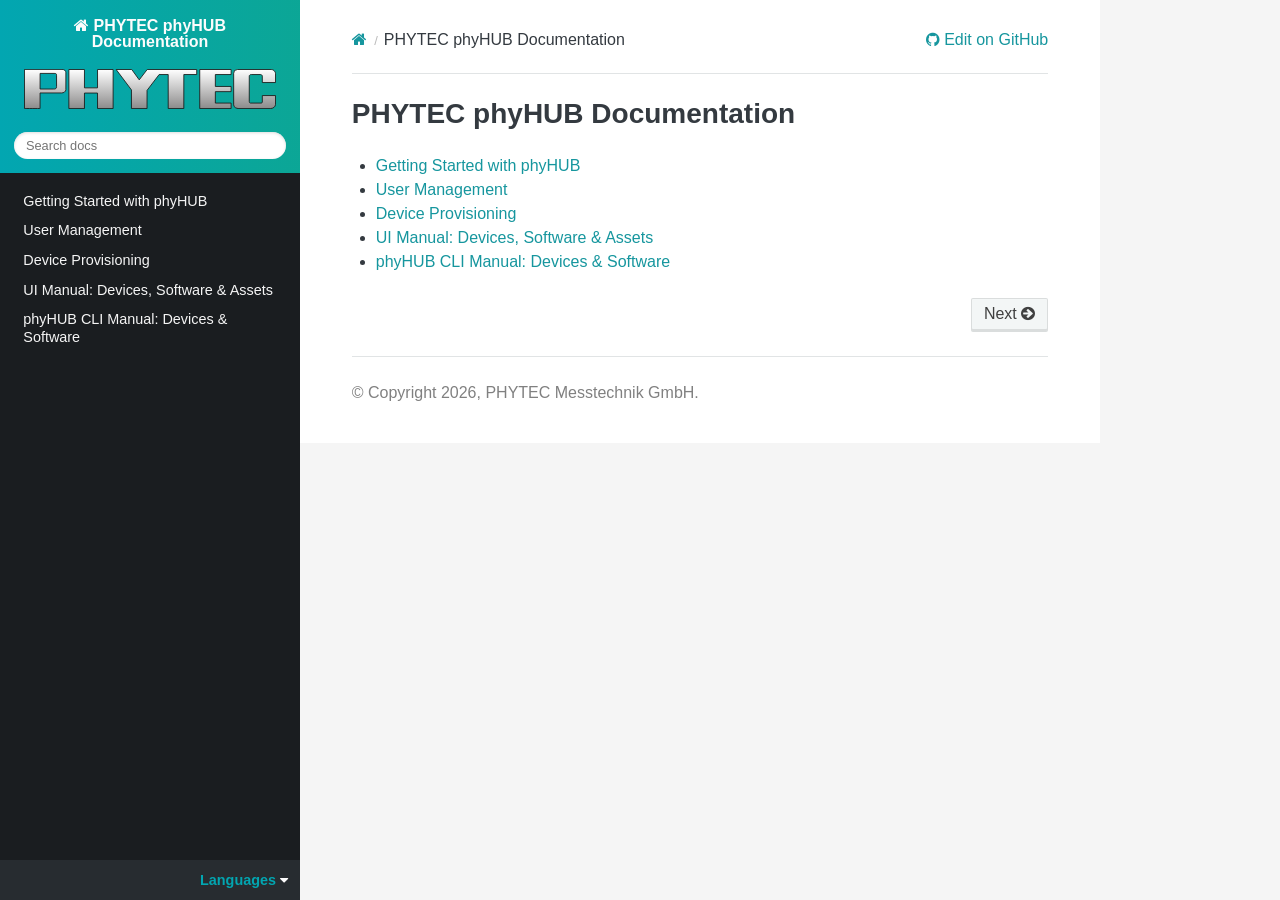
<file: index.html>
<!DOCTYPE html>
<html class="writer-html5" lang="en" data-content_root="./">
<head>
  <meta charset="utf-8" /><meta name="viewport" content="width=device-width, initial-scale=1" />

  <meta name="viewport" content="width=device-width, initial-scale=1.0" />
  <title>PHYTEC phyHUB Documentation &mdash; PHYTEC phyHUB Documentation</title>
      <link rel="stylesheet" type="text/css" href="_static/pygments.css?v=e72c8e07" />
      <link rel="stylesheet" type="text/css" href="_static/css/theme.css?v=e59714d7" />
      <link rel="stylesheet" type="text/css" href="_static/css/phytec-theme.css?v=8424e4e6" />

  
    <link rel="shortcut icon" href="_static/favicon.ico"/>
    <link rel="canonical" href="https://phytec.github.io/doc-phyhub/index.html" />
      <script src="_static/jquery.js?v=5d32c60e"></script>
      <script src="_static/_sphinx_javascript_frameworks_compat.js?v=2cd50e6c"></script>
      <script src="_static/documentation_options.js?v=5929fcd5"></script>
      <script src="_static/doctools.js?v=9bcbadda"></script>
      <script src="_static/sphinx_highlight.js?v=dc90522c"></script>
    <script src="_static/js/theme.js"></script>
    <link rel="index" title="Index" href="genindex.html" />
    <link rel="search" title="Search" href="search.html" />
    <link rel="next" title="Getting Started with phyHUB" href="getting-started.html" /> 
</head>

<body class="wy-body-for-nav"> 
  <div class="wy-grid-for-nav">
    <nav data-toggle="wy-nav-shift" class="wy-nav-side">
      <div class="wy-side-scroll">
        <div class="wy-side-nav-search" >

          
          
          <a href="#" class="icon icon-home">
            PHYTEC phyHUB Documentation
              <img src="_static/logo-phytec.svg" class="logo" alt="Logo"/>
          </a>
<div role="search">
  <form id="rtd-search-form" class="wy-form" action="search.html" method="get">
    <input type="text" name="q" placeholder="Search docs" aria-label="Search docs" />
    <input type="hidden" name="check_keywords" value="yes" />
    <input type="hidden" name="area" value="default" />
  </form>
</div>
        </div><div class="wy-menu wy-menu-vertical" data-spy="affix" role="navigation" aria-label="Navigation menu">
              <ul>
<li class="toctree-l1"><a class="reference internal" href="getting-started.html">Getting Started with phyHUB</a></li>
<li class="toctree-l1"><a class="reference internal" href="user-management.html">User Management</a></li>
<li class="toctree-l1"><a class="reference internal" href="provisioning.html">Device Provisioning</a></li>
<li class="toctree-l1"><a class="reference internal" href="ui.html">UI Manual: Devices, Software &amp; Assets</a></li>
<li class="toctree-l1"><a class="reference internal" href="cli.html">phyHUB CLI Manual: Devices &amp; Software</a></li>
</ul>

        </div>
      </div>
    </nav>

    <section data-toggle="wy-nav-shift" class="wy-nav-content-wrap"><nav class="wy-nav-top" aria-label="Mobile navigation menu" >
          <i data-toggle="wy-nav-top" class="fa fa-bars"></i>
          <a href="#">PHYTEC phyHUB Documentation</a>
      </nav>

      <div class="wy-nav-content">
        <div class="rst-content">
          <div role="navigation" aria-label="Page navigation">
  <ul class="wy-breadcrumbs">
      <li><a href="#" class="icon icon-home" aria-label="Home"></a></li>
      <li class="breadcrumb-item active">PHYTEC phyHUB Documentation</li>
      <li class="wy-breadcrumbs-aside">
              <a href="https://github.com/phytec/doc-phyhub/blob/main/source/index.rst" class="fa fa-github"> Edit on GitHub</a>
      </li>
  </ul>
  <hr/>
</div>
          <div role="main" class="document" itemscope="itemscope" itemtype="http://schema.org/Article">
           <div itemprop="articleBody">
             
  <section id="phytec-phyhub-documentation">
<h1>PHYTEC phyHUB Documentation<a class="headerlink" href="#phytec-phyhub-documentation" title="Link to this heading"></a></h1>
<div class="toctree-wrapper compound">
<ul>
<li class="toctree-l1"><a class="reference internal" href="getting-started.html">Getting Started with phyHUB</a></li>
<li class="toctree-l1"><a class="reference internal" href="user-management.html">User Management</a></li>
<li class="toctree-l1"><a class="reference internal" href="provisioning.html">Device Provisioning</a></li>
<li class="toctree-l1"><a class="reference internal" href="ui.html">UI Manual: Devices, Software &amp; Assets</a></li>
<li class="toctree-l1"><a class="reference internal" href="cli.html">phyHUB CLI Manual: Devices &amp; Software</a></li>
</ul>
</div>
</section>


           </div>
          </div>
          <footer><div class="rst-footer-buttons" role="navigation" aria-label="Footer">
        <a href="getting-started.html" class="btn btn-neutral float-right" title="Getting Started with phyHUB" accesskey="n" rel="next">Next <span class="fa fa-arrow-circle-right" aria-hidden="true"></span></a>
    </div>

  <hr/>

  <div role="contentinfo">
    <p>&#169; Copyright 2026, PHYTEC Messtechnik GmbH.</p>
  </div>

   

</footer>
        </div>
      </div>
    </section>
  </div>
  <div class="rst-versions" data-toggle="rst-versions" role="note" aria-label="versions">
  <span class="rst-current-version" data-toggle="rst-current-version">
    Languages
    <span class="fa fa-caret-down"></span>
  </span>
  <div class="rst-other-versions">
    
    <dl>
      <dt>Languages</dt>
        
          <dd><a href="https://phytec.github.io/doc-phyhub/index.html">en</a></dd>
        
    </dl>
    

    <div style="margin: 10px 0;"></div>
    <dl>
      <dt>Version</dt>
      <dd></dd>
    </dl>
  </div>
</div><script>
      jQuery(function () {
          SphinxRtdTheme.Navigation.enable(true);
      });
  </script> 

</body>
</html>
</file>
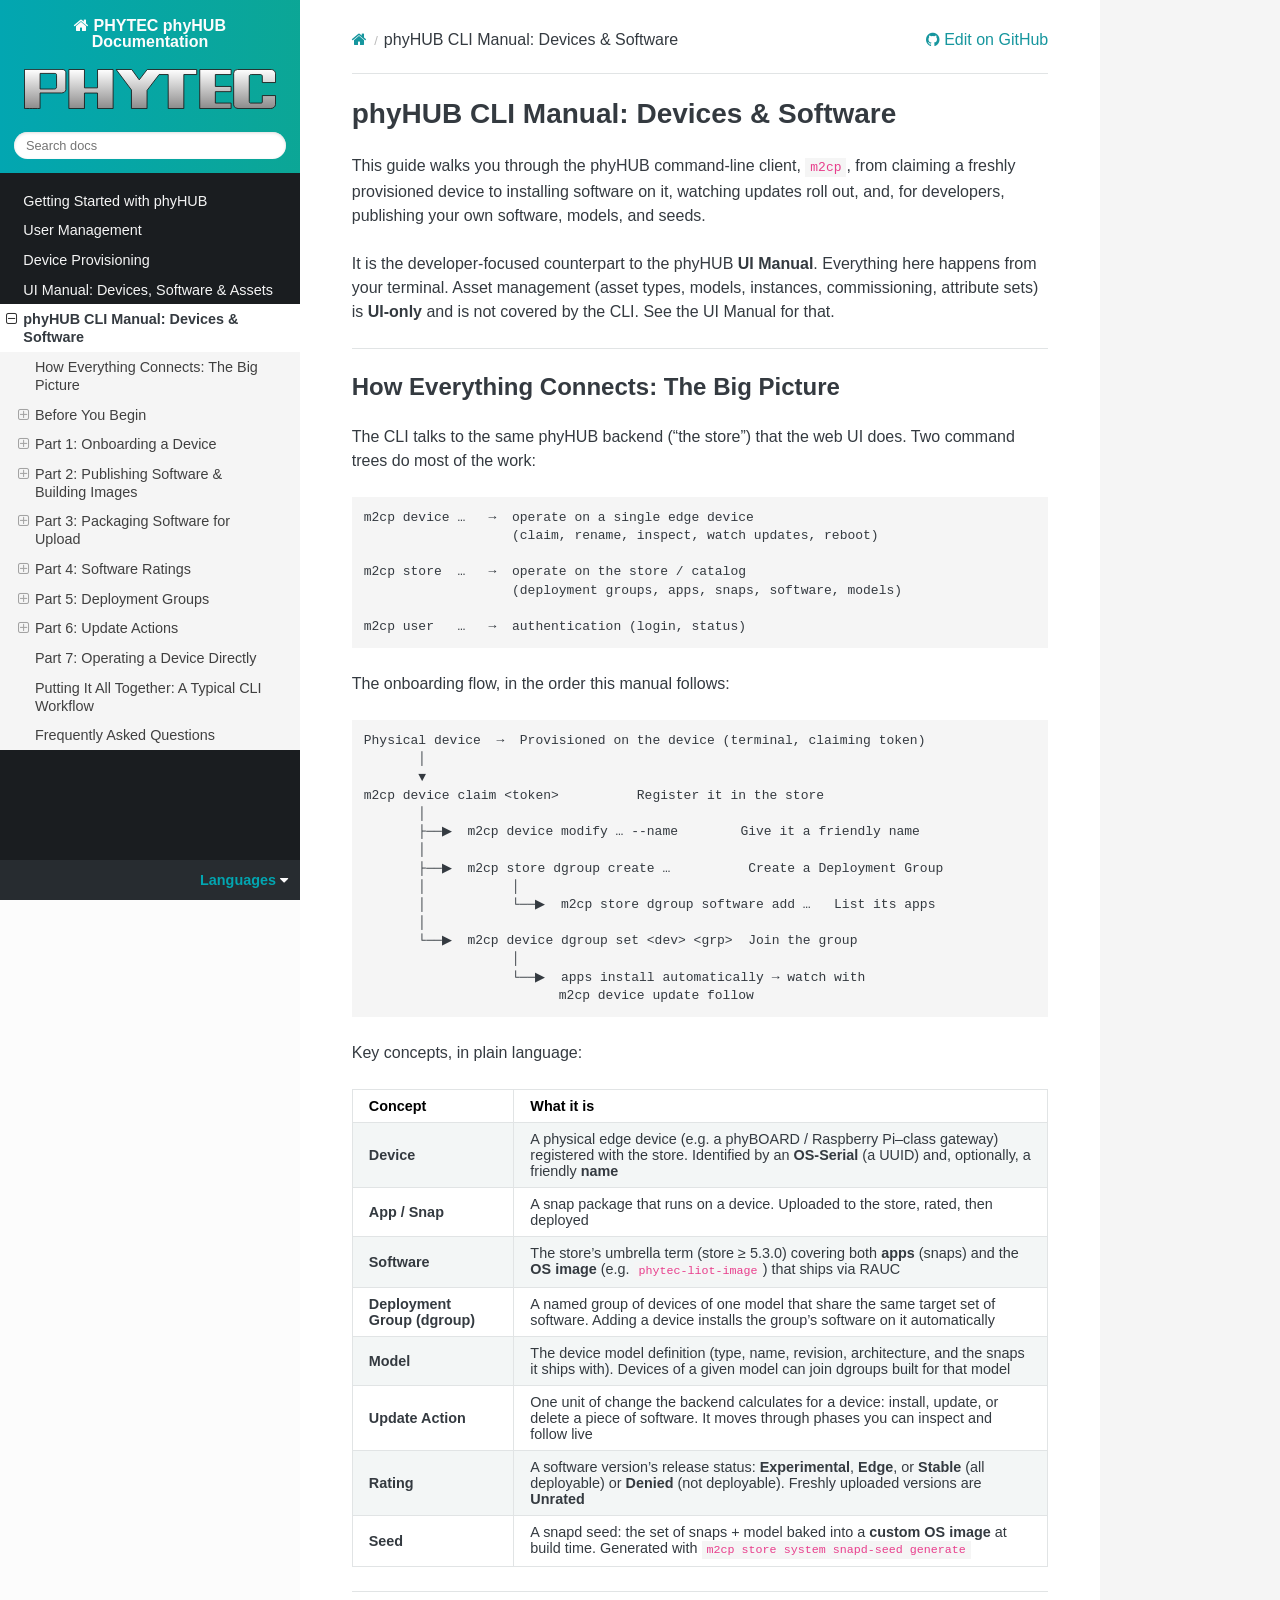
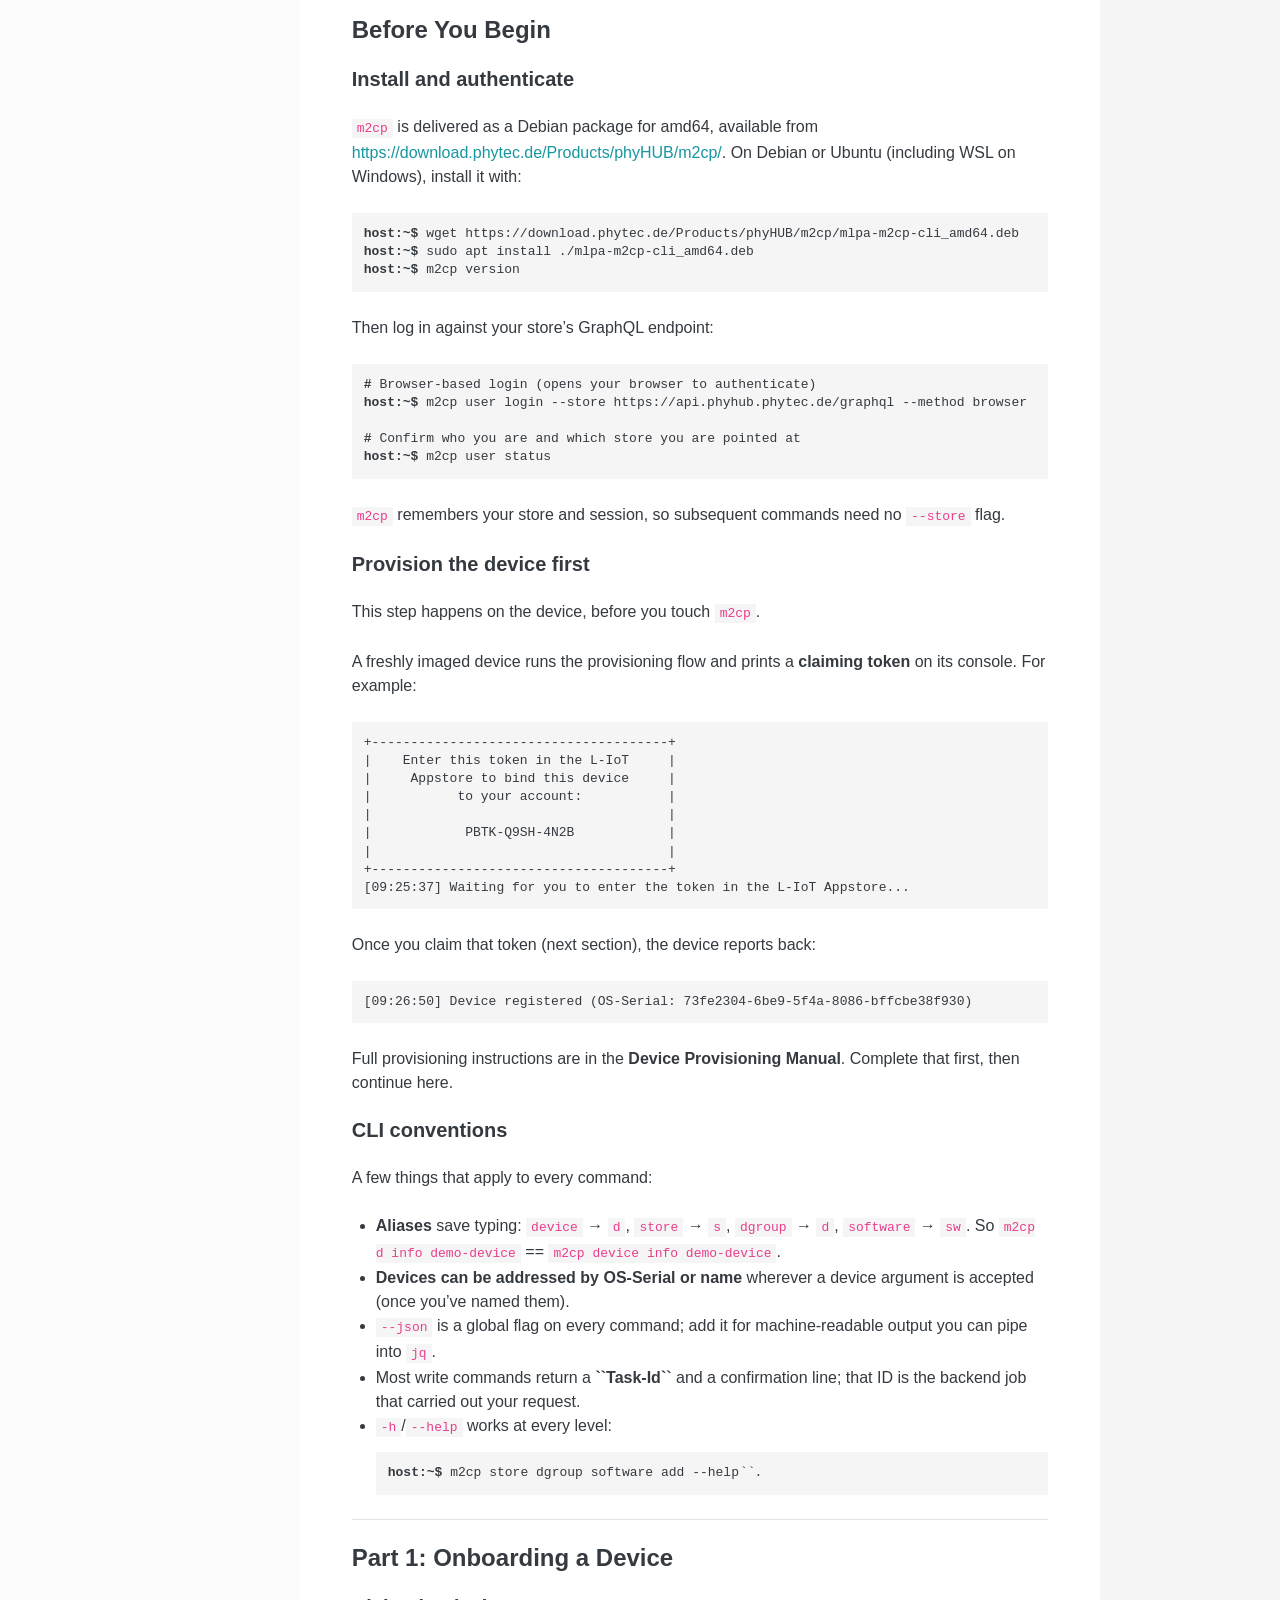
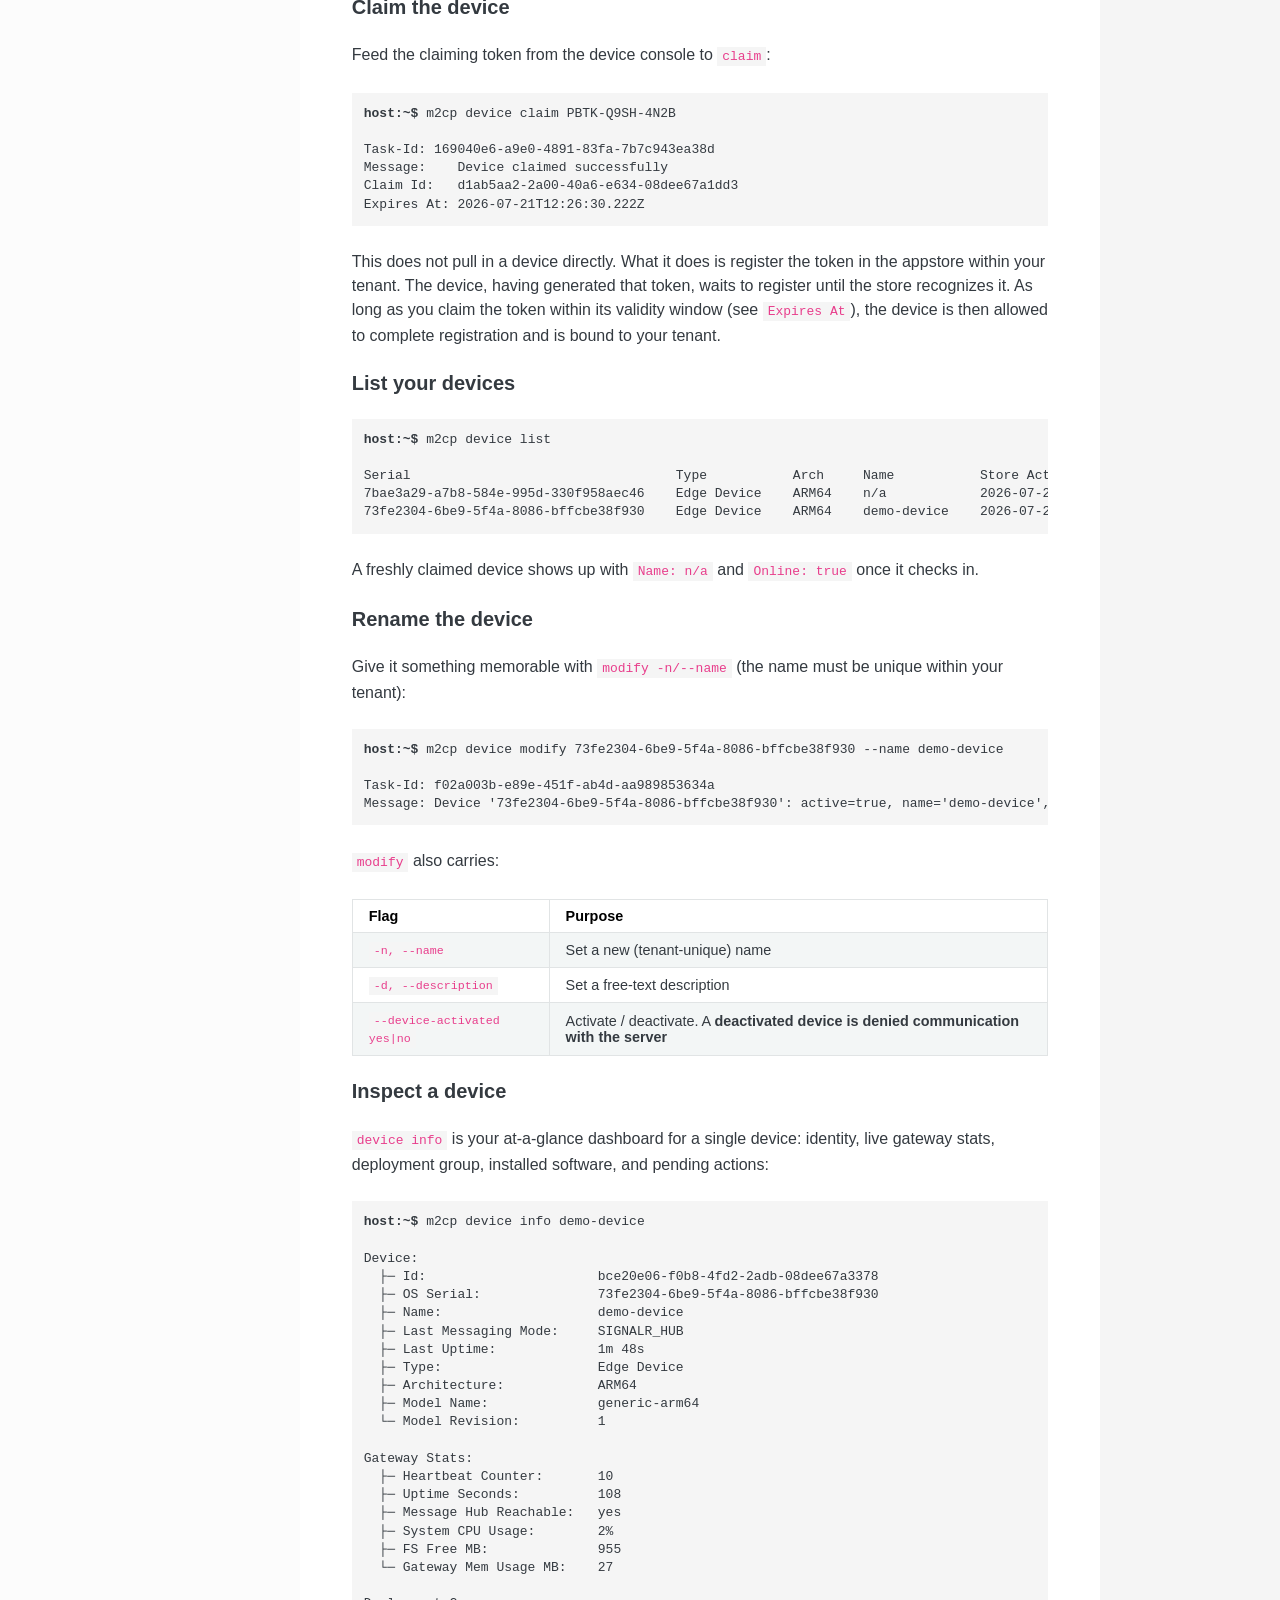
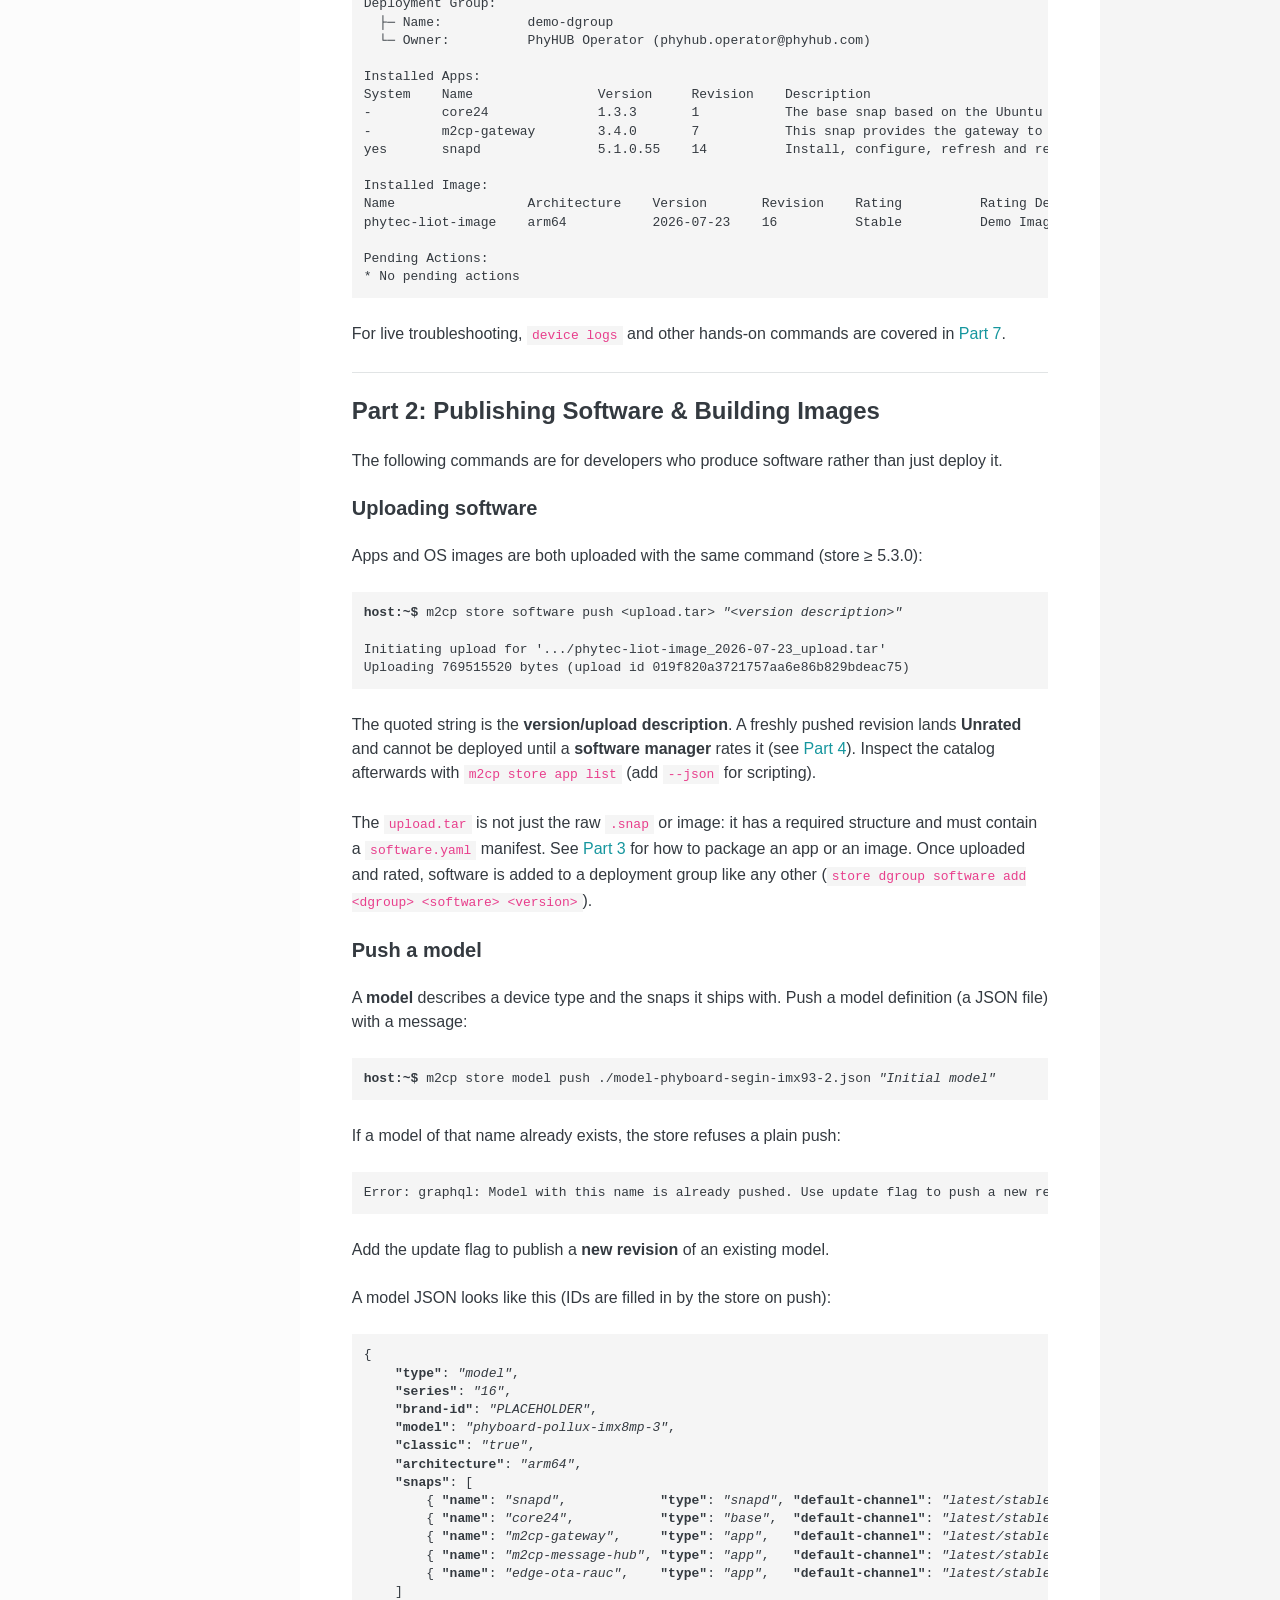
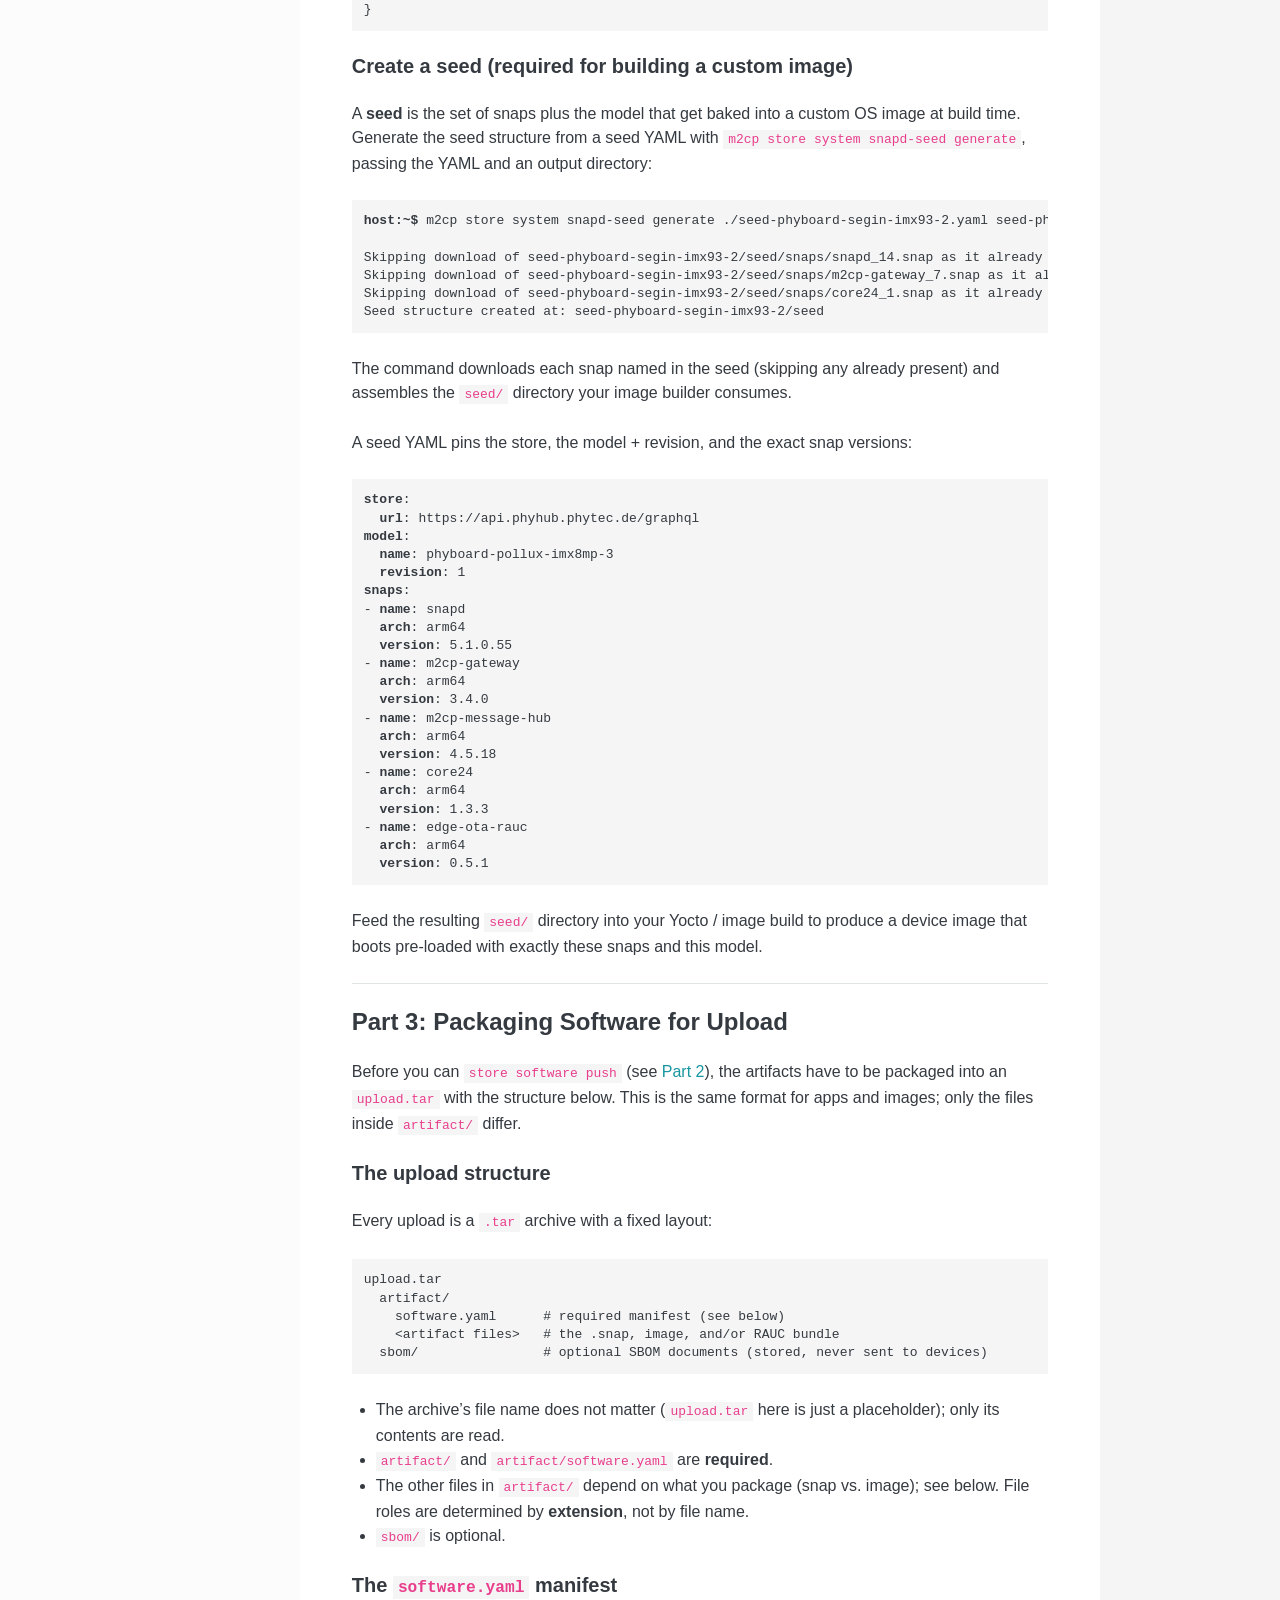
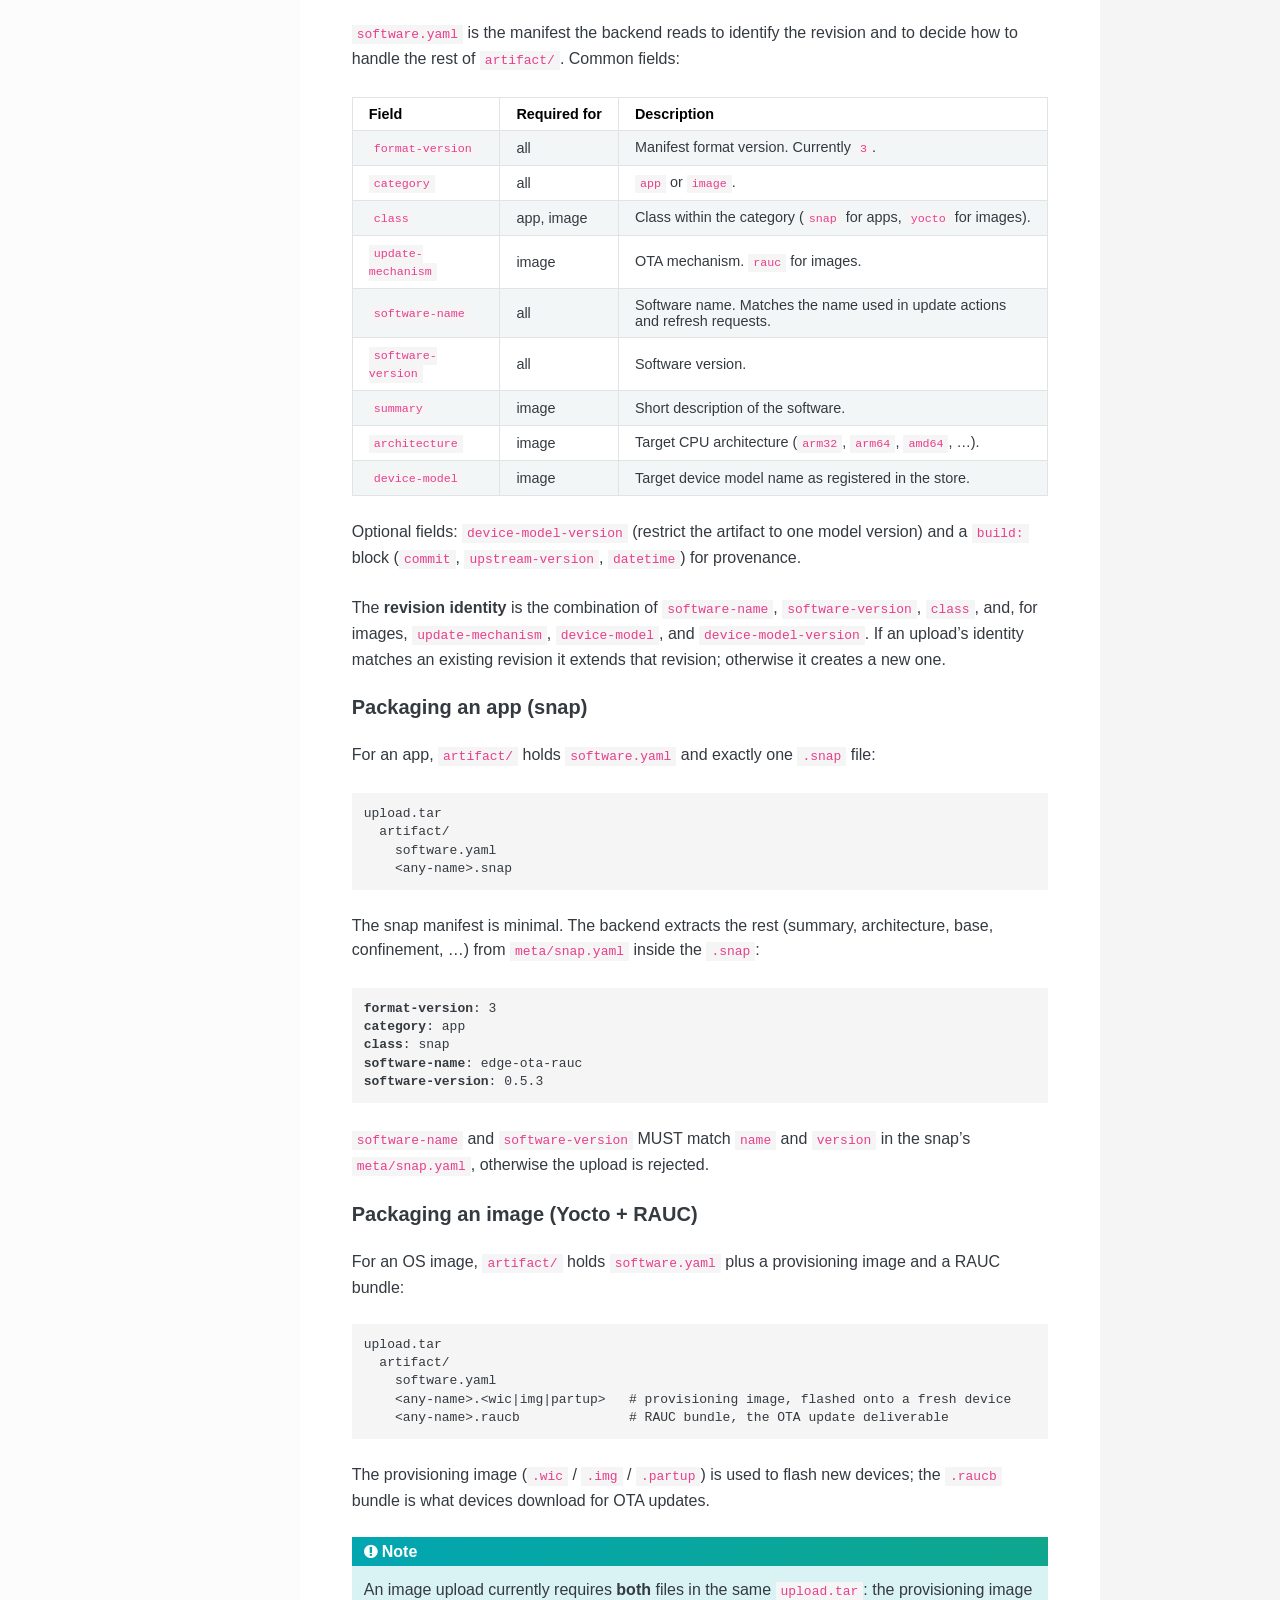
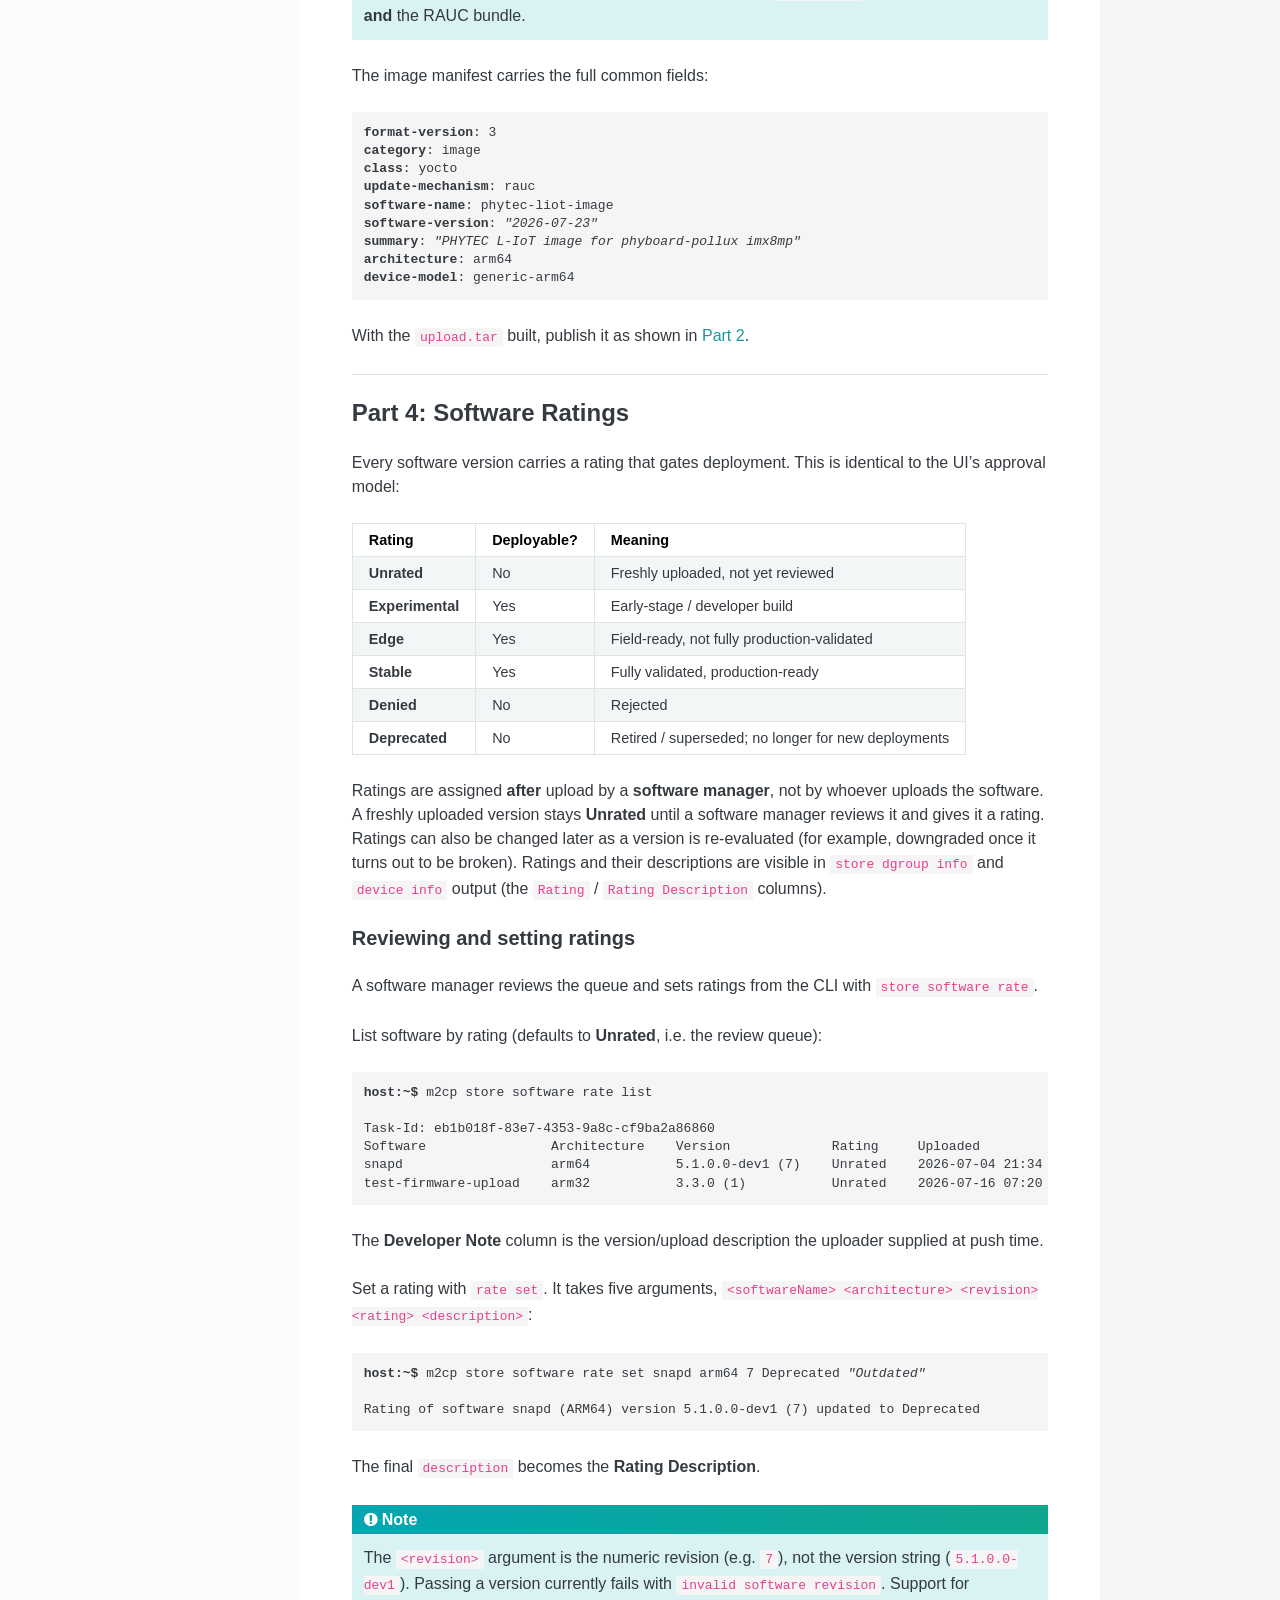
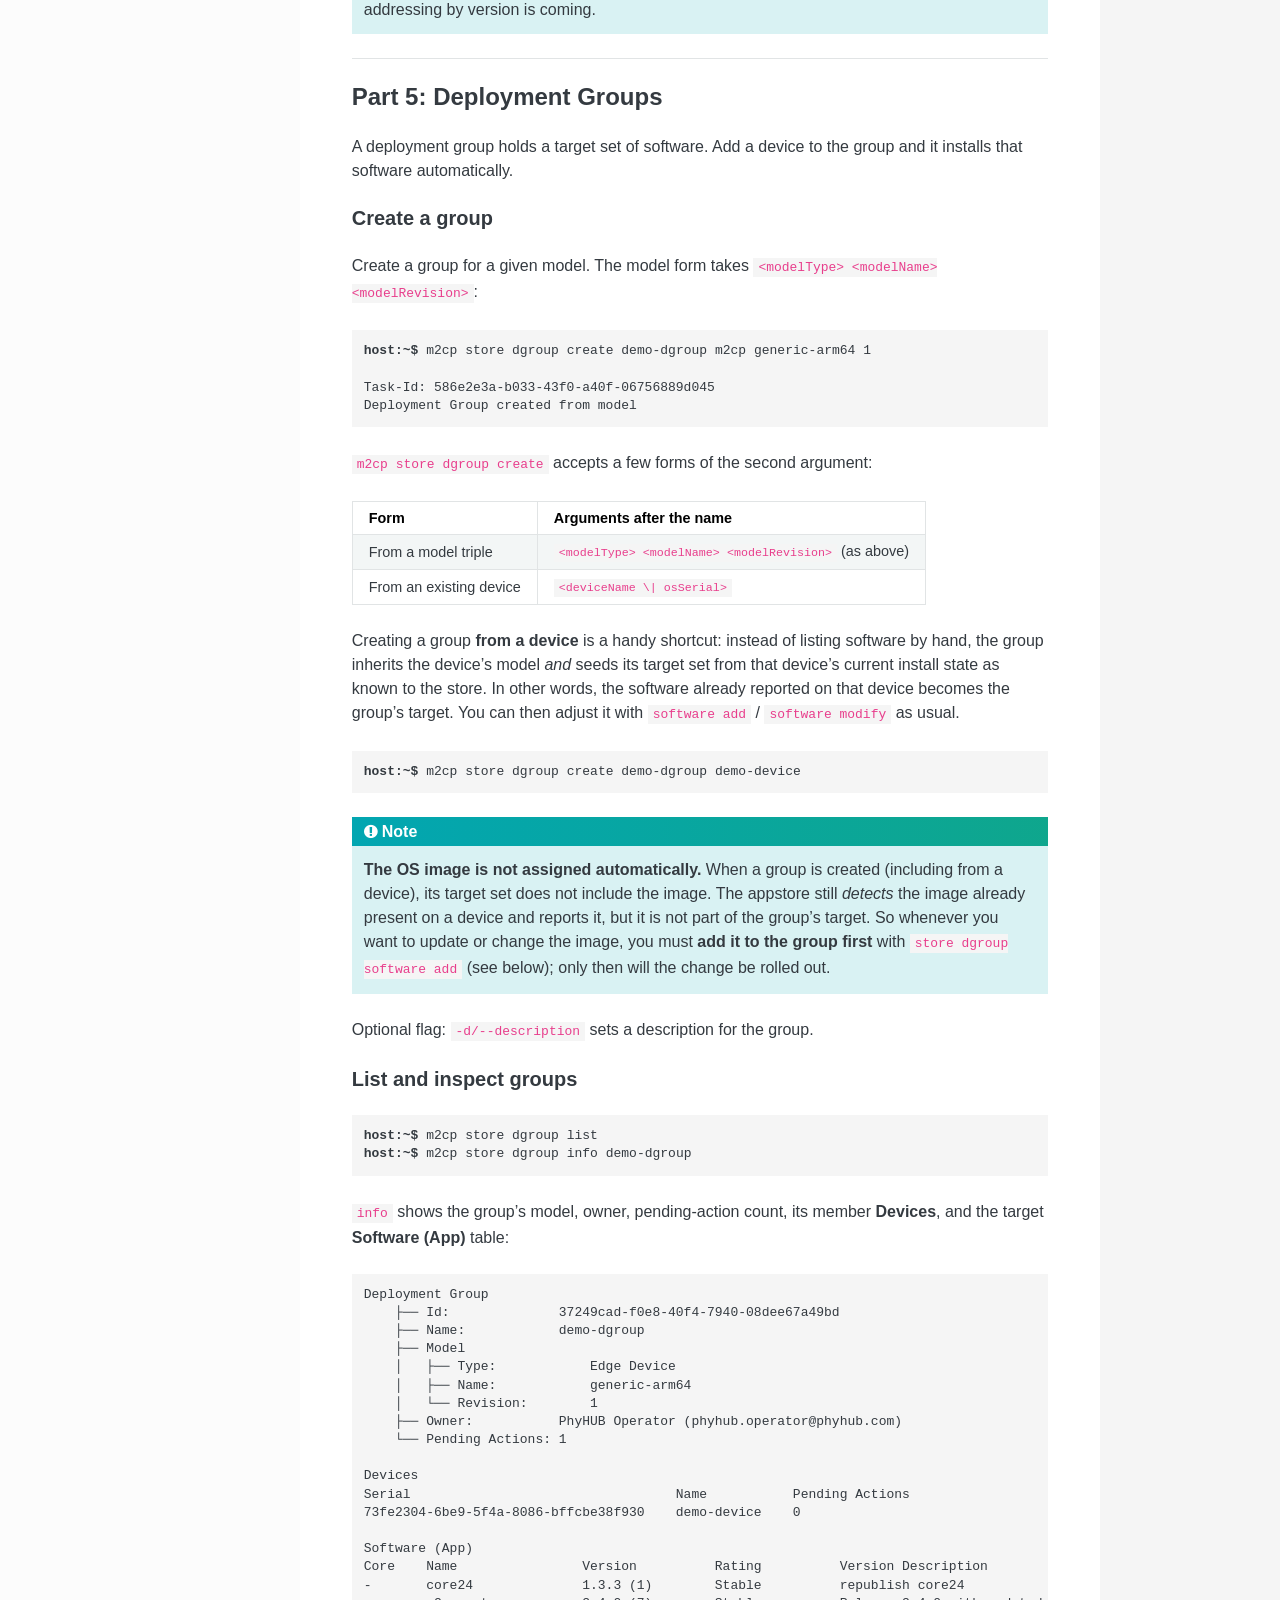
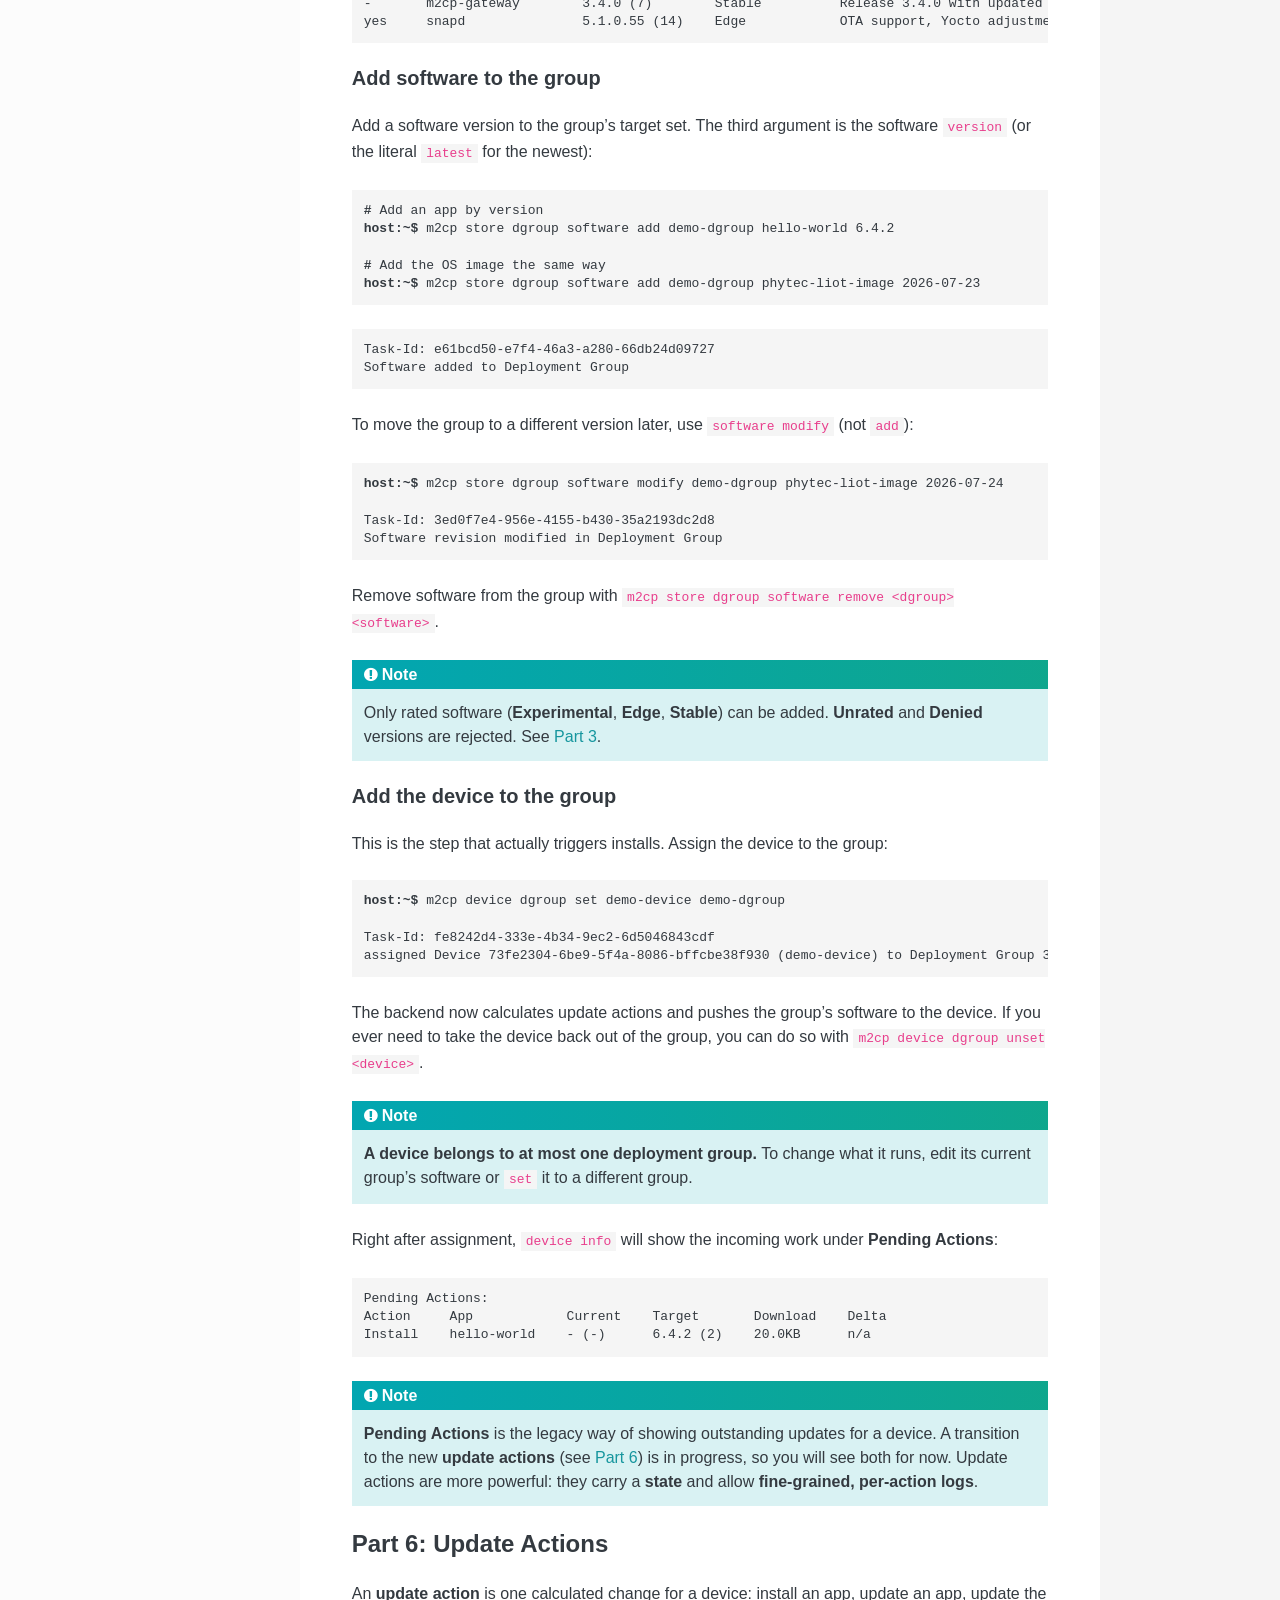
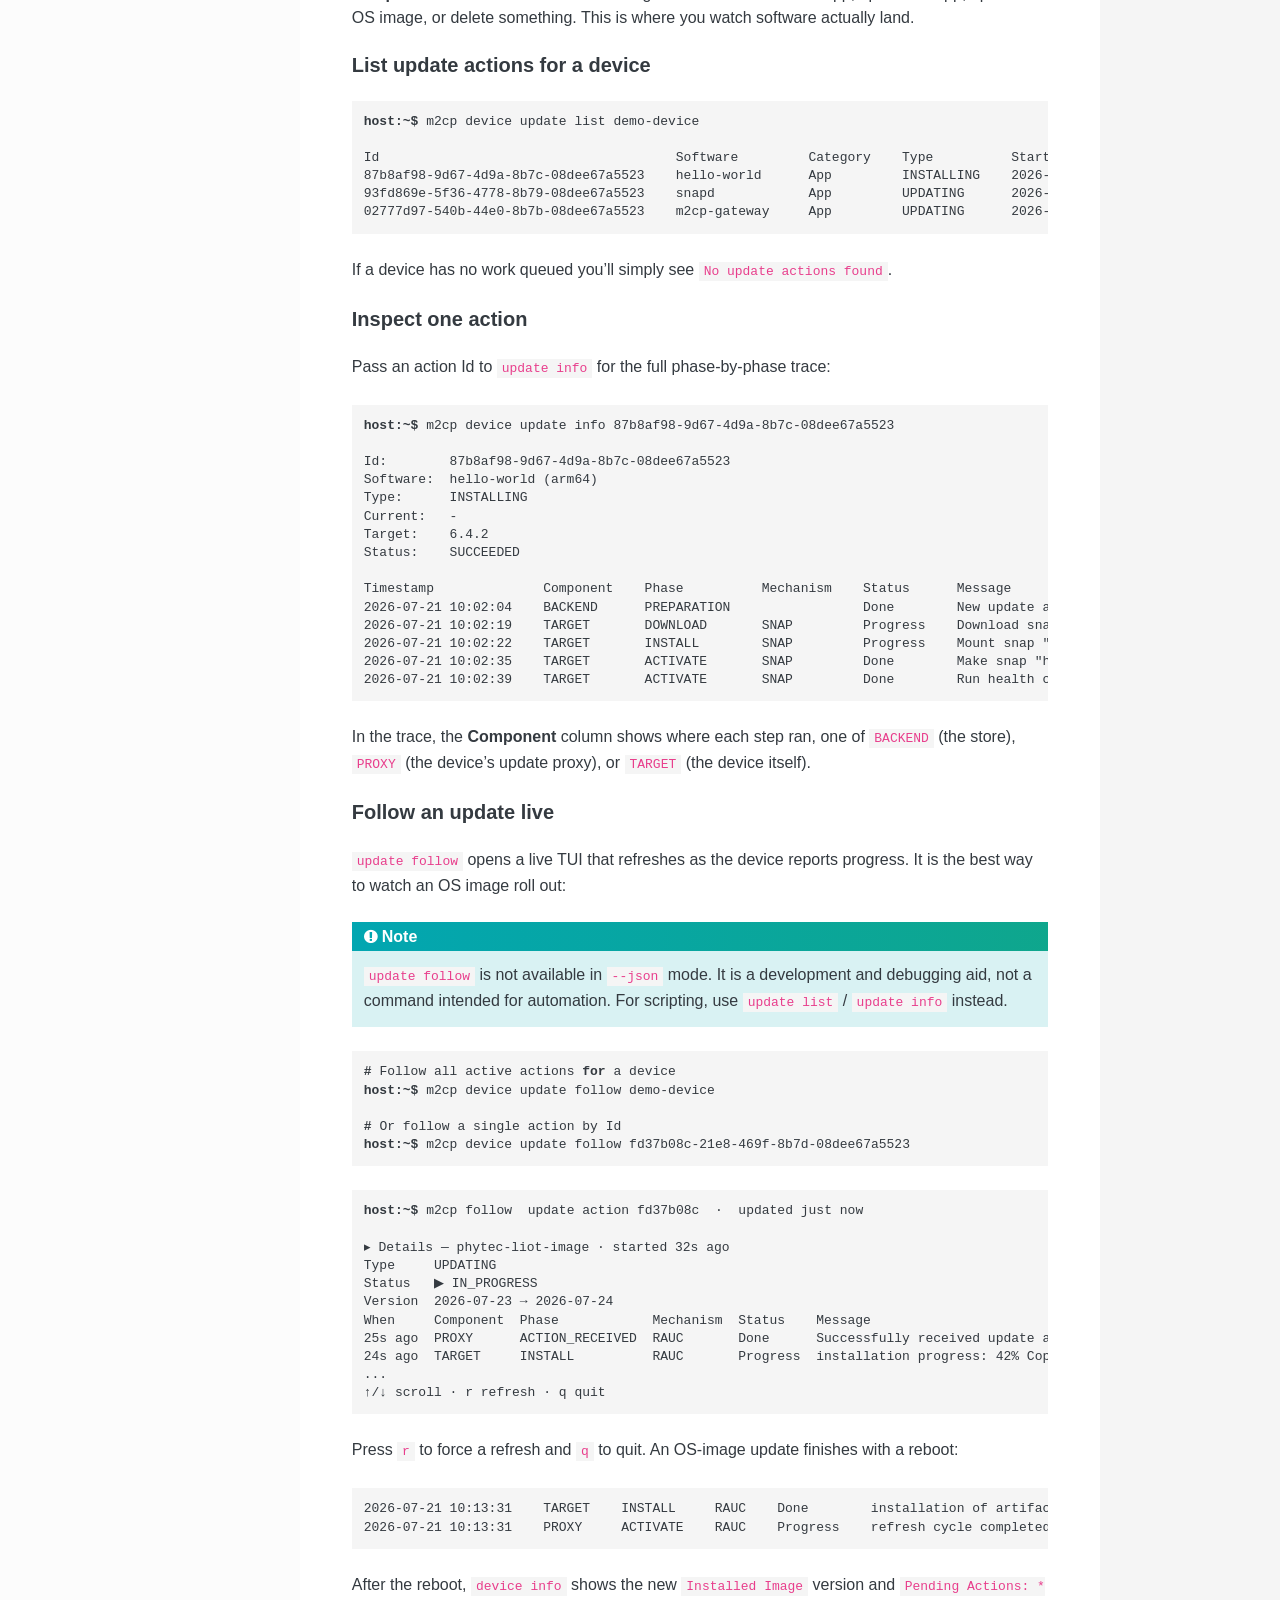
<file: cli.html>
<!DOCTYPE html>
<html class="writer-html5" lang="en" data-content_root="./">
<head>
  <meta charset="utf-8" /><meta name="viewport" content="width=device-width, initial-scale=1" />

  <meta name="viewport" content="width=device-width, initial-scale=1.0" />
  <title>phyHUB CLI Manual: Devices &amp; Software &mdash; PHYTEC phyHUB Documentation</title>
      <link rel="stylesheet" type="text/css" href="_static/pygments.css?v=e72c8e07" />
      <link rel="stylesheet" type="text/css" href="_static/css/theme.css?v=e59714d7" />
      <link rel="stylesheet" type="text/css" href="_static/css/phytec-theme.css?v=8424e4e6" />

  
    <link rel="shortcut icon" href="_static/favicon.ico"/>
    <link rel="canonical" href="https://phytec.github.io/doc-phyhub/cli.html" />
      <script src="_static/jquery.js?v=5d32c60e"></script>
      <script src="_static/_sphinx_javascript_frameworks_compat.js?v=2cd50e6c"></script>
      <script src="_static/documentation_options.js?v=5929fcd5"></script>
      <script src="_static/doctools.js?v=9bcbadda"></script>
      <script src="_static/sphinx_highlight.js?v=dc90522c"></script>
    <script src="_static/js/theme.js"></script>
    <link rel="index" title="Index" href="genindex.html" />
    <link rel="search" title="Search" href="search.html" />
    <link rel="prev" title="UI Manual: Devices, Software &amp; Assets" href="ui.html" /> 
</head>

<body class="wy-body-for-nav"> 
  <div class="wy-grid-for-nav">
    <nav data-toggle="wy-nav-shift" class="wy-nav-side">
      <div class="wy-side-scroll">
        <div class="wy-side-nav-search" >

          
          
          <a href="index.html" class="icon icon-home">
            PHYTEC phyHUB Documentation
              <img src="_static/logo-phytec.svg" class="logo" alt="Logo"/>
          </a>
<div role="search">
  <form id="rtd-search-form" class="wy-form" action="search.html" method="get">
    <input type="text" name="q" placeholder="Search docs" aria-label="Search docs" />
    <input type="hidden" name="check_keywords" value="yes" />
    <input type="hidden" name="area" value="default" />
  </form>
</div>
        </div><div class="wy-menu wy-menu-vertical" data-spy="affix" role="navigation" aria-label="Navigation menu">
              <ul class="current">
<li class="toctree-l1"><a class="reference internal" href="getting-started.html">Getting Started with phyHUB</a></li>
<li class="toctree-l1"><a class="reference internal" href="user-management.html">User Management</a></li>
<li class="toctree-l1"><a class="reference internal" href="provisioning.html">Device Provisioning</a></li>
<li class="toctree-l1"><a class="reference internal" href="ui.html">UI Manual: Devices, Software &amp; Assets</a></li>
<li class="toctree-l1 current"><a class="current reference internal" href="#">phyHUB CLI Manual: Devices &amp; Software</a><ul>
<li class="toctree-l2"><a class="reference internal" href="#how-everything-connects-the-big-picture">How Everything Connects: The Big Picture</a></li>
<li class="toctree-l2"><a class="reference internal" href="#before-you-begin">Before You Begin</a><ul>
<li class="toctree-l3"><a class="reference internal" href="#install-and-authenticate">Install and authenticate</a></li>
<li class="toctree-l3"><a class="reference internal" href="#provision-the-device-first">Provision the device first</a></li>
<li class="toctree-l3"><a class="reference internal" href="#cli-conventions">CLI conventions</a></li>
</ul>
</li>
<li class="toctree-l2"><a class="reference internal" href="#part-1-onboarding-a-device">Part 1: Onboarding a Device</a><ul>
<li class="toctree-l3"><a class="reference internal" href="#claim-the-device">Claim the device</a></li>
<li class="toctree-l3"><a class="reference internal" href="#list-your-devices">List your devices</a></li>
<li class="toctree-l3"><a class="reference internal" href="#rename-the-device">Rename the device</a></li>
<li class="toctree-l3"><a class="reference internal" href="#inspect-a-device">Inspect a device</a></li>
</ul>
</li>
<li class="toctree-l2"><a class="reference internal" href="#part-2-publishing-software-building-images">Part 2: Publishing Software &amp; Building Images</a><ul>
<li class="toctree-l3"><a class="reference internal" href="#uploading-software">Uploading software</a></li>
<li class="toctree-l3"><a class="reference internal" href="#push-a-model">Push a model</a></li>
<li class="toctree-l3"><a class="reference internal" href="#create-a-seed-required-for-building-a-custom-image">Create a seed (required for building a custom image)</a></li>
</ul>
</li>
<li class="toctree-l2"><a class="reference internal" href="#part-3-packaging-software-for-upload">Part 3: Packaging Software for Upload</a><ul>
<li class="toctree-l3"><a class="reference internal" href="#the-upload-structure">The upload structure</a></li>
<li class="toctree-l3"><a class="reference internal" href="#the-software-yaml-manifest">The <code class="docutils literal notranslate"><span class="pre">software.yaml</span></code> manifest</a></li>
<li class="toctree-l3"><a class="reference internal" href="#packaging-an-app-snap">Packaging an app (snap)</a></li>
<li class="toctree-l3"><a class="reference internal" href="#packaging-an-image-yocto-rauc">Packaging an image (Yocto + RAUC)</a></li>
</ul>
</li>
<li class="toctree-l2"><a class="reference internal" href="#part-4-software-ratings">Part 4: Software Ratings</a><ul>
<li class="toctree-l3"><a class="reference internal" href="#reviewing-and-setting-ratings">Reviewing and setting ratings</a></li>
</ul>
</li>
<li class="toctree-l2"><a class="reference internal" href="#part-5-deployment-groups">Part 5: Deployment Groups</a><ul>
<li class="toctree-l3"><a class="reference internal" href="#create-a-group">Create a group</a></li>
<li class="toctree-l3"><a class="reference internal" href="#list-and-inspect-groups">List and inspect groups</a></li>
<li class="toctree-l3"><a class="reference internal" href="#add-software-to-the-group">Add software to the group</a></li>
<li class="toctree-l3"><a class="reference internal" href="#add-the-device-to-the-group">Add the device to the group</a></li>
</ul>
</li>
<li class="toctree-l2"><a class="reference internal" href="#part-6-update-actions">Part 6: Update Actions</a><ul>
<li class="toctree-l3"><a class="reference internal" href="#list-update-actions-for-a-device">List update actions for a device</a></li>
<li class="toctree-l3"><a class="reference internal" href="#inspect-one-action">Inspect one action</a></li>
<li class="toctree-l3"><a class="reference internal" href="#follow-an-update-live">Follow an update live</a></li>
<li class="toctree-l3"><a class="reference internal" href="#installation-history">Installation history</a></li>
<li class="toctree-l3"><a class="reference internal" href="#triggering-a-refresh">Triggering a refresh</a></li>
</ul>
</li>
<li class="toctree-l2"><a class="reference internal" href="#part-7-operating-a-device-directly">Part 7: Operating a Device Directly</a></li>
<li class="toctree-l2"><a class="reference internal" href="#putting-it-all-together-a-typical-cli-workflow">Putting It All Together: A Typical CLI Workflow</a></li>
<li class="toctree-l2"><a class="reference internal" href="#frequently-asked-questions">Frequently Asked Questions</a></li>
</ul>
</li>
</ul>

        </div>
      </div>
    </nav>

    <section data-toggle="wy-nav-shift" class="wy-nav-content-wrap"><nav class="wy-nav-top" aria-label="Mobile navigation menu" >
          <i data-toggle="wy-nav-top" class="fa fa-bars"></i>
          <a href="index.html">PHYTEC phyHUB Documentation</a>
      </nav>

      <div class="wy-nav-content">
        <div class="rst-content">
          <div role="navigation" aria-label="Page navigation">
  <ul class="wy-breadcrumbs">
      <li><a href="index.html" class="icon icon-home" aria-label="Home"></a></li>
      <li class="breadcrumb-item active">phyHUB CLI Manual: Devices &amp; Software</li>
      <li class="wy-breadcrumbs-aside">
              <a href="https://github.com/phytec/doc-phyhub/blob/main/source/cli.rst" class="fa fa-github"> Edit on GitHub</a>
      </li>
  </ul>
  <hr/>
</div>
          <div role="main" class="document" itemscope="itemscope" itemtype="http://schema.org/Article">
           <div itemprop="articleBody">
             
  <section id="phyhub-cli-manual-devices-software">
<h1>phyHUB CLI Manual: Devices &amp; Software<a class="headerlink" href="#phyhub-cli-manual-devices-software" title="Link to this heading"></a></h1>
<p>This guide walks you through the phyHUB command-line client, <code class="docutils literal notranslate"><span class="pre">m2cp</span></code>, from
claiming a freshly provisioned device to installing software on it, watching
updates roll out, and, for developers, publishing your own software, models, and
seeds.</p>
<p>It is the developer-focused counterpart to the phyHUB <strong>UI Manual</strong>. Everything
here happens from your terminal. Asset management (asset types, models,
instances, commissioning, attribute sets) is <strong>UI-only</strong> and is not covered by
the CLI. See the UI Manual for that.</p>
<hr class="docutils" />
<section id="how-everything-connects-the-big-picture">
<h2>How Everything Connects: The Big Picture<a class="headerlink" href="#how-everything-connects-the-big-picture" title="Link to this heading"></a></h2>
<p>The CLI talks to the same phyHUB backend (“the store”) that the web UI
does. Two command trees do most of the work:</p>
<div class="highlight-none notranslate"><div class="highlight"><pre><span></span>m2cp device …   →  operate on a single edge device
                   (claim, rename, inspect, watch updates, reboot)

m2cp store  …   →  operate on the store / catalog
                   (deployment groups, apps, snaps, software, models)

m2cp user   …   →  authentication (login, status)
</pre></div>
</div>
<p>The onboarding flow, in the order this manual follows:</p>
<div class="highlight-none notranslate"><div class="highlight"><pre><span></span>Physical device  →  Provisioned on the device (terminal, claiming token)
       │
       ▼
m2cp device claim &lt;token&gt;          Register it in the store
       │
       ├──▶  m2cp device modify … --name        Give it a friendly name
       │
       ├──▶  m2cp store dgroup create …          Create a Deployment Group
       │           │
       │           └──▶  m2cp store dgroup software add …   List its apps
       │
       └──▶  m2cp device dgroup set &lt;dev&gt; &lt;grp&gt;  Join the group
                   │
                   └──▶  apps install automatically → watch with
                         m2cp device update follow
</pre></div>
</div>
<p>Key concepts, in plain language:</p>
<table class="docutils align-default">
<thead>
<tr class="row-odd"><th class="head"><p>Concept</p></th>
<th class="head"><p>What it is</p></th>
</tr>
</thead>
<tbody>
<tr class="row-even"><td><p><strong>Device</strong></p></td>
<td><p>A physical edge device (e.g. a phyBOARD /
Raspberry Pi–class gateway) registered
with the store. Identified by an
<strong>OS-Serial</strong> (a UUID) and, optionally, a
friendly <strong>name</strong></p></td>
</tr>
<tr class="row-odd"><td><p><strong>App / Snap</strong></p></td>
<td><p>A snap package that runs on a device.
Uploaded to the store, rated, then
deployed</p></td>
</tr>
<tr class="row-even"><td><p><strong>Software</strong></p></td>
<td><p>The store’s umbrella term (store ≥ 5.3.0)
covering both <strong>apps</strong> (snaps) and the
<strong>OS image</strong> (e.g. <code class="docutils literal notranslate"><span class="pre">phytec-liot-image</span></code>)
that ships via RAUC</p></td>
</tr>
<tr class="row-odd"><td><p><strong>Deployment Group (dgroup)</strong></p></td>
<td><p>A named group of devices of one model
that share the same target set of
software. Adding a device installs the
group’s software on it automatically</p></td>
</tr>
<tr class="row-even"><td><p><strong>Model</strong></p></td>
<td><p>The device model definition (type, name,
revision, architecture, and the snaps it
ships with). Devices of a given model can
join dgroups built for that model</p></td>
</tr>
<tr class="row-odd"><td><p><strong>Update Action</strong></p></td>
<td><p>One unit of change the backend calculates
for a device: install, update, or delete
a piece of software. It moves through
phases you can inspect and follow live</p></td>
</tr>
<tr class="row-even"><td><p><strong>Rating</strong></p></td>
<td><p>A software version’s release status:
<strong>Experimental</strong>, <strong>Edge</strong>, or <strong>Stable</strong>
(all deployable) or <strong>Denied</strong> (not
deployable). Freshly uploaded versions
are <strong>Unrated</strong></p></td>
</tr>
<tr class="row-odd"><td><p><strong>Seed</strong></p></td>
<td><p>A snapd seed: the set of snaps + model
baked into a <strong>custom OS image</strong> at build
time. Generated with
<code class="docutils literal notranslate"><span class="pre">m2cp</span> <span class="pre">store</span> <span class="pre">system</span> <span class="pre">snapd-seed</span> <span class="pre">generate</span></code></p></td>
</tr>
</tbody>
</table>
</section>
<hr class="docutils" />
<section id="before-you-begin">
<h2>Before You Begin<a class="headerlink" href="#before-you-begin" title="Link to this heading"></a></h2>
<section id="install-and-authenticate">
<h3>Install and authenticate<a class="headerlink" href="#install-and-authenticate" title="Link to this heading"></a></h3>
<p><code class="docutils literal notranslate"><span class="pre">m2cp</span></code> is delivered as a Debian package for amd64, available from
<a class="reference external" href="https://download.phytec.de/Products/phyHUB/m2cp/">https://download.phytec.de/Products/phyHUB/m2cp/</a>. On Debian or Ubuntu
(including WSL on Windows), install it with:</p>
<div class="highlight-console notranslate"><div class="highlight"><pre><span></span><span class="gp">host:~$ </span>wget<span class="w"> </span>https://download.phytec.de/Products/phyHUB/m2cp/mlpa-m2cp-cli_amd64.deb
<span class="gp">host:~$ </span>sudo<span class="w"> </span>apt<span class="w"> </span>install<span class="w"> </span>./mlpa-m2cp-cli_amd64.deb
<span class="gp">host:~$ </span>m2cp<span class="w"> </span>version
</pre></div>
</div>
<p>Then log in against your store’s GraphQL endpoint:</p>
<div class="highlight-console notranslate"><div class="highlight"><pre><span></span><span class="gp"># </span>Browser-based<span class="w"> </span>login<span class="w"> </span><span class="o">(</span>opens<span class="w"> </span>your<span class="w"> </span>browser<span class="w"> </span>to<span class="w"> </span>authenticate<span class="o">)</span>
<span class="gp">host:~$ </span>m2cp<span class="w"> </span>user<span class="w"> </span>login<span class="w"> </span>--store<span class="w"> </span>https://api.phyhub.phytec.de/graphql<span class="w"> </span>--method<span class="w"> </span>browser

<span class="gp"># </span>Confirm<span class="w"> </span>who<span class="w"> </span>you<span class="w"> </span>are<span class="w"> </span>and<span class="w"> </span>which<span class="w"> </span>store<span class="w"> </span>you<span class="w"> </span>are<span class="w"> </span>pointed<span class="w"> </span>at
<span class="gp">host:~$ </span>m2cp<span class="w"> </span>user<span class="w"> </span>status
</pre></div>
</div>
<p><code class="docutils literal notranslate"><span class="pre">m2cp</span></code> remembers your store and session, so subsequent commands need no
<code class="docutils literal notranslate"><span class="pre">--store</span></code> flag.</p>
</section>
<section id="provision-the-device-first">
<h3>Provision the device first<a class="headerlink" href="#provision-the-device-first" title="Link to this heading"></a></h3>
<p>This step happens on the device, before you touch <code class="docutils literal notranslate"><span class="pre">m2cp</span></code>.</p>
<p>A freshly imaged device runs the provisioning flow and prints a <strong>claiming
token</strong> on its console. For example:</p>
<div class="highlight-none notranslate"><div class="highlight"><pre><span></span>+--------------------------------------+
|    Enter this token in the L-IoT     |
|     Appstore to bind this device     |
|           to your account:           |
|                                      |
|            PBTK-Q9SH-4N2B            |
|                                      |
+--------------------------------------+
[09:25:37] Waiting for you to enter the token in the L-IoT Appstore...
</pre></div>
</div>
<p>Once you claim that token (next section), the device reports back:</p>
<div class="highlight-none notranslate"><div class="highlight"><pre><span></span>[09:26:50] Device registered (OS-Serial: 73fe2304-6be9-5f4a-8086-bffcbe38f930)
</pre></div>
</div>
<p>Full provisioning instructions are in the <strong>Device Provisioning Manual</strong>.
Complete that first, then continue here.</p>
</section>
<section id="cli-conventions">
<h3>CLI conventions<a class="headerlink" href="#cli-conventions" title="Link to this heading"></a></h3>
<p>A few things that apply to every command:</p>
<ul>
<li><p><strong>Aliases</strong> save typing: <code class="docutils literal notranslate"><span class="pre">device</span></code> → <code class="docutils literal notranslate"><span class="pre">d</span></code>, <code class="docutils literal notranslate"><span class="pre">store</span></code> → <code class="docutils literal notranslate"><span class="pre">s</span></code>, <code class="docutils literal notranslate"><span class="pre">dgroup</span></code> →
<code class="docutils literal notranslate"><span class="pre">d</span></code>, <code class="docutils literal notranslate"><span class="pre">software</span></code> → <code class="docutils literal notranslate"><span class="pre">sw</span></code>. So <code class="docutils literal notranslate"><span class="pre">m2cp</span> <span class="pre">d</span> <span class="pre">info</span> <span class="pre">demo-device</span></code> == <code class="docutils literal notranslate"><span class="pre">m2cp</span> <span class="pre">device</span>
<span class="pre">info</span> <span class="pre">demo-device</span></code>.</p></li>
<li><p><strong>Devices can be addressed by OS-Serial or name</strong> wherever a device argument
is accepted (once you’ve named them).</p></li>
<li><p><code class="docutils literal notranslate"><span class="pre">--json</span></code> is a global flag on every command; add it for machine-readable
output you can pipe into <code class="docutils literal notranslate"><span class="pre">jq</span></code>.</p></li>
<li><p>Most write commands return a <strong>``Task-Id``</strong> and a confirmation line; that ID
is the backend job that carried out your request.</p></li>
<li><p><code class="docutils literal notranslate"><span class="pre">-h</span></code>/<code class="docutils literal notranslate"><span class="pre">--help</span></code> works at every level:</p>
<div class="highlight-console notranslate"><div class="highlight"><pre><span></span><span class="gp">host:~$ </span>m2cp<span class="w"> </span>store<span class="w"> </span>dgroup<span class="w"> </span>software<span class="w"> </span>add<span class="w"> </span>--help<span class="sb">``</span>.
</pre></div>
</div>
</li>
</ul>
</section>
</section>
<hr class="docutils" />
<section id="part-1-onboarding-a-device">
<h2>Part 1: Onboarding a Device<a class="headerlink" href="#part-1-onboarding-a-device" title="Link to this heading"></a></h2>
<section id="claim-the-device">
<h3>Claim the device<a class="headerlink" href="#claim-the-device" title="Link to this heading"></a></h3>
<p>Feed the claiming token from the device console to <code class="docutils literal notranslate"><span class="pre">claim</span></code>:</p>
<div class="highlight-console notranslate"><div class="highlight"><pre><span></span><span class="gp">host:~$ </span>m2cp<span class="w"> </span>device<span class="w"> </span>claim<span class="w"> </span>PBTK-Q9SH-4N2B

<span class="go">Task-Id: 169040e6-a9e0-4891-83fa-7b7c943ea38d</span>
<span class="go">Message:    Device claimed successfully</span>
<span class="go">Claim Id:   d1ab5aa2-2a00-40a6-e634-08dee67a1dd3</span>
<span class="go">Expires At: 2026-07-21T12:26:30.222Z</span>
</pre></div>
</div>
<p>This does not pull in a device directly. What it does is register the token in
the appstore within your tenant. The device, having generated that token, waits
to register until the store recognizes it. As long as you claim the token within
its validity window (see <code class="docutils literal notranslate"><span class="pre">Expires</span> <span class="pre">At</span></code>), the device is then allowed to complete
registration and is bound to your tenant.</p>
</section>
<section id="list-your-devices">
<h3>List your devices<a class="headerlink" href="#list-your-devices" title="Link to this heading"></a></h3>
<div class="highlight-console notranslate"><div class="highlight"><pre><span></span><span class="gp">host:~$ </span>m2cp<span class="w"> </span>device<span class="w"> </span>list

<span class="go">Serial                                  Type           Arch     Name           Store Activity    Messaging Activity    Online    Model                Uplink Mode</span>
<span class="go">7bae3a29-a7b8-584e-995d-330f958aec46    Edge Device    ARM64    n/a            2026-07-20        2026-07-20            false     generic-arm64 (1)    SIGNALR_HUB</span>
<span class="go">73fe2304-6be9-5f4a-8086-bffcbe38f930    Edge Device    ARM64    demo-device    2026-07-21        2026-07-21            true      generic-arm64 (1)    SIGNALR_HUB</span>
</pre></div>
</div>
<p>A freshly claimed device shows up with <code class="docutils literal notranslate"><span class="pre">Name:</span> <span class="pre">n/a</span></code> and <code class="docutils literal notranslate"><span class="pre">Online:</span> <span class="pre">true</span></code> once
it checks in.</p>
</section>
<section id="rename-the-device">
<h3>Rename the device<a class="headerlink" href="#rename-the-device" title="Link to this heading"></a></h3>
<p>Give it something memorable with <code class="docutils literal notranslate"><span class="pre">modify</span> <span class="pre">-n/--name</span></code> (the name must be unique
within your tenant):</p>
<div class="highlight-console notranslate"><div class="highlight"><pre><span></span><span class="gp">host:~$ </span>m2cp<span class="w"> </span>device<span class="w"> </span>modify<span class="w"> </span>73fe2304-6be9-5f4a-8086-bffcbe38f930<span class="w"> </span>--name<span class="w"> </span>demo-device

<span class="go">Task-Id: f02a003b-e89e-451f-ab4d-aa989853634a</span>
<span class="go">Message: Device '73fe2304-6be9-5f4a-8086-bffcbe38f930': active=true, name='demo-device', description='n/a'</span>
</pre></div>
</div>
<p><code class="docutils literal notranslate"><span class="pre">modify</span></code> also carries:</p>
<table class="docutils align-default">
<thead>
<tr class="row-odd"><th class="head"><p>Flag</p></th>
<th class="head"><p>Purpose</p></th>
</tr>
</thead>
<tbody>
<tr class="row-even"><td><p><code class="docutils literal notranslate"><span class="pre">-n,</span> <span class="pre">--name</span></code></p></td>
<td><p>Set a new (tenant-unique) name</p></td>
</tr>
<tr class="row-odd"><td><p><code class="docutils literal notranslate"><span class="pre">-d,</span> <span class="pre">--description</span></code></p></td>
<td><p>Set a free-text description</p></td>
</tr>
<tr class="row-even"><td><p><code class="docutils literal notranslate"><span class="pre">--device-activated</span> <span class="pre">yes|no</span></code></p></td>
<td><p>Activate / deactivate. A
<strong>deactivated device is denied
communication with the server</strong></p></td>
</tr>
</tbody>
</table>
</section>
<section id="inspect-a-device">
<h3>Inspect a device<a class="headerlink" href="#inspect-a-device" title="Link to this heading"></a></h3>
<p><code class="docutils literal notranslate"><span class="pre">device</span> <span class="pre">info</span></code> is your at-a-glance dashboard for a single device: identity,
live gateway stats, deployment group, installed software, and pending actions:</p>
<div class="highlight-console notranslate"><div class="highlight"><pre><span></span><span class="gp">host:~$ </span>m2cp<span class="w"> </span>device<span class="w"> </span>info<span class="w"> </span>demo-device

<span class="go">Device:</span>
<span class="go">  ├─ Id:                      bce20e06-f0b8-4fd2-2adb-08dee67a3378</span>
<span class="go">  ├─ OS Serial:               73fe2304-6be9-5f4a-8086-bffcbe38f930</span>
<span class="go">  ├─ Name:                    demo-device</span>
<span class="go">  ├─ Last Messaging Mode:     SIGNALR_HUB</span>
<span class="go">  ├─ Last Uptime:             1m 48s</span>
<span class="go">  ├─ Type:                    Edge Device</span>
<span class="go">  ├─ Architecture:            ARM64</span>
<span class="go">  ├─ Model Name:              generic-arm64</span>
<span class="go">  └─ Model Revision:          1</span>

<span class="go">Gateway Stats:</span>
<span class="go">  ├─ Heartbeat Counter:       10</span>
<span class="go">  ├─ Uptime Seconds:          108</span>
<span class="go">  ├─ Message Hub Reachable:   yes</span>
<span class="go">  ├─ System CPU Usage:        2%</span>
<span class="go">  ├─ FS Free MB:              955</span>
<span class="go">  └─ Gateway Mem Usage MB:    27</span>

<span class="go">Deployment Group:</span>
<span class="go">  ├─ Name:           demo-dgroup</span>
<span class="go">  └─ Owner:          PhyHUB Operator (phyhub.operator@phyhub.com)</span>

<span class="go">Installed Apps:</span>
<span class="go">System    Name                Version     Revision    Description</span>
<span class="go">-         core24              1.3.3       1           The base snap based on the Ubuntu 24.04 release.</span>
<span class="go">-         m2cp-gateway        3.4.0       7           This snap provides the gateway to the cloud.</span>
<span class="go">yes       snapd               5.1.0.55    14          Install, configure, refresh and remove snap packages.</span>

<span class="go">Installed Image:</span>
<span class="go">Name                 Architecture    Version       Revision    Rating          Rating Description</span>
<span class="go">phytec-liot-image    arm64           2026-07-23    16          Stable          Demo Image</span>

<span class="go">Pending Actions:</span>
<span class="go">* No pending actions</span>
</pre></div>
</div>
<p>For live troubleshooting, <code class="docutils literal notranslate"><span class="pre">device</span> <span class="pre">logs</span></code> and other hands-on commands are
covered in <a class="reference external" href="#part-7-operating-a-device-directly">Part 7</a>.</p>
</section>
</section>
<hr class="docutils" />
<section id="part-2-publishing-software-building-images">
<h2>Part 2: Publishing Software &amp; Building Images<a class="headerlink" href="#part-2-publishing-software-building-images" title="Link to this heading"></a></h2>
<p>The following commands are for developers who produce software rather than just
deploy it.</p>
<section id="uploading-software">
<h3>Uploading software<a class="headerlink" href="#uploading-software" title="Link to this heading"></a></h3>
<p>Apps and OS images are both uploaded with the same command (store ≥ 5.3.0):</p>
<div class="highlight-console notranslate"><div class="highlight"><pre><span></span><span class="gp">host:~$ </span>m2cp<span class="w"> </span>store<span class="w"> </span>software<span class="w"> </span>push<span class="w"> </span>&lt;upload.tar&gt;<span class="w"> </span><span class="s2">"&lt;version description&gt;"</span>

<span class="go">Initiating upload for '.../phytec-liot-image_2026-07-23_upload.tar'</span>
<span class="go">Uploading 769515520 bytes (upload id 019f820a3721757aa6e86b829bdeac75)</span>
</pre></div>
</div>
<p>The quoted string is the <strong>version/upload description</strong>. A freshly pushed
revision lands <strong>Unrated</strong> and cannot be deployed until a <strong>software manager</strong>
rates it (see <a class="reference external" href="#part-4-software-ratings">Part 4</a>). Inspect the catalog
afterwards with <code class="docutils literal notranslate"><span class="pre">m2cp</span> <span class="pre">store</span> <span class="pre">app</span> <span class="pre">list</span></code> (add <code class="docutils literal notranslate"><span class="pre">--json</span></code> for scripting).</p>
<p>The <code class="docutils literal notranslate"><span class="pre">upload.tar</span></code> is not just the raw <code class="docutils literal notranslate"><span class="pre">.snap</span></code> or image: it has a required
structure and must contain a <code class="docutils literal notranslate"><span class="pre">software.yaml</span></code> manifest. See <a class="reference external" href="#part-3-packaging-software-for-upload">Part 3</a> for how to package an app or an
image. Once uploaded and rated, software is added to a deployment group like any
other (<code class="docutils literal notranslate"><span class="pre">store</span> <span class="pre">dgroup</span> <span class="pre">software</span> <span class="pre">add</span> <span class="pre">&lt;dgroup&gt;</span> <span class="pre">&lt;software&gt;</span> <span class="pre">&lt;version&gt;</span></code>).</p>
</section>
<section id="push-a-model">
<h3>Push a model<a class="headerlink" href="#push-a-model" title="Link to this heading"></a></h3>
<p>A <strong>model</strong> describes a device type and the snaps it ships with. Push a model
definition (a JSON file) with a message:</p>
<div class="highlight-console notranslate"><div class="highlight"><pre><span></span><span class="gp">host:~$ </span>m2cp<span class="w"> </span>store<span class="w"> </span>model<span class="w"> </span>push<span class="w"> </span>./model-phyboard-segin-imx93-2.json<span class="w"> </span><span class="s2">"Initial model"</span>
</pre></div>
</div>
<p>If a model of that name already exists, the store refuses a plain push:</p>
<div class="highlight-none notranslate"><div class="highlight"><pre><span></span>Error: graphql: Model with this name is already pushed. Use update flag to push a new revision.
</pre></div>
</div>
<p>Add the update flag to publish a <strong>new revision</strong> of an existing model.</p>
<p>A model JSON looks like this (IDs are filled in by the store on push):</p>
<div class="highlight-json notranslate"><div class="highlight"><pre><span></span><span class="p">{</span>
<span class="w">    </span><span class="nt">"type"</span><span class="p">:</span><span class="w"> </span><span class="s2">"model"</span><span class="p">,</span>
<span class="w">    </span><span class="nt">"series"</span><span class="p">:</span><span class="w"> </span><span class="s2">"16"</span><span class="p">,</span>
<span class="w">    </span><span class="nt">"brand-id"</span><span class="p">:</span><span class="w"> </span><span class="s2">"PLACEHOLDER"</span><span class="p">,</span>
<span class="w">    </span><span class="nt">"model"</span><span class="p">:</span><span class="w"> </span><span class="s2">"phyboard-pollux-imx8mp-3"</span><span class="p">,</span>
<span class="w">    </span><span class="nt">"classic"</span><span class="p">:</span><span class="w"> </span><span class="s2">"true"</span><span class="p">,</span>
<span class="w">    </span><span class="nt">"architecture"</span><span class="p">:</span><span class="w"> </span><span class="s2">"arm64"</span><span class="p">,</span>
<span class="w">    </span><span class="nt">"snaps"</span><span class="p">:</span><span class="w"> </span><span class="p">[</span>
<span class="w">        </span><span class="p">{</span><span class="w"> </span><span class="nt">"name"</span><span class="p">:</span><span class="w"> </span><span class="s2">"snapd"</span><span class="p">,</span><span class="w">            </span><span class="nt">"type"</span><span class="p">:</span><span class="w"> </span><span class="s2">"snapd"</span><span class="p">,</span><span class="w"> </span><span class="nt">"default-channel"</span><span class="p">:</span><span class="w"> </span><span class="s2">"latest/stable"</span><span class="w"> </span><span class="p">},</span>
<span class="w">        </span><span class="p">{</span><span class="w"> </span><span class="nt">"name"</span><span class="p">:</span><span class="w"> </span><span class="s2">"core24"</span><span class="p">,</span><span class="w">           </span><span class="nt">"type"</span><span class="p">:</span><span class="w"> </span><span class="s2">"base"</span><span class="p">,</span><span class="w">  </span><span class="nt">"default-channel"</span><span class="p">:</span><span class="w"> </span><span class="s2">"latest/stable"</span><span class="w"> </span><span class="p">},</span>
<span class="w">        </span><span class="p">{</span><span class="w"> </span><span class="nt">"name"</span><span class="p">:</span><span class="w"> </span><span class="s2">"m2cp-gateway"</span><span class="p">,</span><span class="w">     </span><span class="nt">"type"</span><span class="p">:</span><span class="w"> </span><span class="s2">"app"</span><span class="p">,</span><span class="w">   </span><span class="nt">"default-channel"</span><span class="p">:</span><span class="w"> </span><span class="s2">"latest/stable"</span><span class="w"> </span><span class="p">},</span>
<span class="w">        </span><span class="p">{</span><span class="w"> </span><span class="nt">"name"</span><span class="p">:</span><span class="w"> </span><span class="s2">"m2cp-message-hub"</span><span class="p">,</span><span class="w"> </span><span class="nt">"type"</span><span class="p">:</span><span class="w"> </span><span class="s2">"app"</span><span class="p">,</span><span class="w">   </span><span class="nt">"default-channel"</span><span class="p">:</span><span class="w"> </span><span class="s2">"latest/stable"</span><span class="w"> </span><span class="p">},</span>
<span class="w">        </span><span class="p">{</span><span class="w"> </span><span class="nt">"name"</span><span class="p">:</span><span class="w"> </span><span class="s2">"edge-ota-rauc"</span><span class="p">,</span><span class="w">    </span><span class="nt">"type"</span><span class="p">:</span><span class="w"> </span><span class="s2">"app"</span><span class="p">,</span><span class="w">   </span><span class="nt">"default-channel"</span><span class="p">:</span><span class="w"> </span><span class="s2">"latest/stable"</span><span class="w"> </span><span class="p">}</span>
<span class="w">    </span><span class="p">]</span>
<span class="p">}</span>
</pre></div>
</div>
</section>
<section id="create-a-seed-required-for-building-a-custom-image">
<h3>Create a seed (required for building a custom image)<a class="headerlink" href="#create-a-seed-required-for-building-a-custom-image" title="Link to this heading"></a></h3>
<p>A <strong>seed</strong> is the set of snaps plus the model that get baked into a custom OS
image at build time. Generate the seed structure from a seed YAML with <code class="docutils literal notranslate"><span class="pre">m2cp</span>
<span class="pre">store</span> <span class="pre">system</span> <span class="pre">snapd-seed</span> <span class="pre">generate</span></code>, passing the YAML and an output directory:</p>
<div class="highlight-console notranslate"><div class="highlight"><pre><span></span><span class="gp">host:~$ </span>m2cp<span class="w"> </span>store<span class="w"> </span>system<span class="w"> </span>snapd-seed<span class="w"> </span>generate<span class="w"> </span>./seed-phyboard-segin-imx93-2.yaml<span class="w"> </span>seed-phyboard-segin-imx93-2

<span class="go">Skipping download of seed-phyboard-segin-imx93-2/seed/snaps/snapd_14.snap as it already exists</span>
<span class="go">Skipping download of seed-phyboard-segin-imx93-2/seed/snaps/m2cp-gateway_7.snap as it already exists</span>
<span class="go">Skipping download of seed-phyboard-segin-imx93-2/seed/snaps/core24_1.snap as it already exists</span>
<span class="go">Seed structure created at: seed-phyboard-segin-imx93-2/seed</span>
</pre></div>
</div>
<p>The command downloads each snap named in the seed (skipping any already present)
and assembles the <code class="docutils literal notranslate"><span class="pre">seed/</span></code> directory your image builder consumes.</p>
<p>A seed YAML pins the store, the model + revision, and the exact snap versions:</p>
<div class="highlight-yaml notranslate"><div class="highlight"><pre><span></span><span class="nt">store</span><span class="p">:</span>
<span class="w">  </span><span class="nt">url</span><span class="p">:</span><span class="w"> </span><span class="l l-Scalar l-Scalar-Plain">https://api.phyhub.phytec.de/graphql</span>
<span class="nt">model</span><span class="p">:</span>
<span class="w">  </span><span class="nt">name</span><span class="p">:</span><span class="w"> </span><span class="l l-Scalar l-Scalar-Plain">phyboard-pollux-imx8mp-3</span>
<span class="w">  </span><span class="nt">revision</span><span class="p">:</span><span class="w"> </span><span class="l l-Scalar l-Scalar-Plain">1</span>
<span class="nt">snaps</span><span class="p">:</span>
<span class="p p-Indicator">-</span><span class="w"> </span><span class="nt">name</span><span class="p">:</span><span class="w"> </span><span class="l l-Scalar l-Scalar-Plain">snapd</span>
<span class="w">  </span><span class="nt">arch</span><span class="p">:</span><span class="w"> </span><span class="l l-Scalar l-Scalar-Plain">arm64</span>
<span class="w">  </span><span class="nt">version</span><span class="p">:</span><span class="w"> </span><span class="l l-Scalar l-Scalar-Plain">5.1.0.55</span>
<span class="p p-Indicator">-</span><span class="w"> </span><span class="nt">name</span><span class="p">:</span><span class="w"> </span><span class="l l-Scalar l-Scalar-Plain">m2cp-gateway</span>
<span class="w">  </span><span class="nt">arch</span><span class="p">:</span><span class="w"> </span><span class="l l-Scalar l-Scalar-Plain">arm64</span>
<span class="w">  </span><span class="nt">version</span><span class="p">:</span><span class="w"> </span><span class="l l-Scalar l-Scalar-Plain">3.4.0</span>
<span class="p p-Indicator">-</span><span class="w"> </span><span class="nt">name</span><span class="p">:</span><span class="w"> </span><span class="l l-Scalar l-Scalar-Plain">m2cp-message-hub</span>
<span class="w">  </span><span class="nt">arch</span><span class="p">:</span><span class="w"> </span><span class="l l-Scalar l-Scalar-Plain">arm64</span>
<span class="w">  </span><span class="nt">version</span><span class="p">:</span><span class="w"> </span><span class="l l-Scalar l-Scalar-Plain">4.5.18</span>
<span class="p p-Indicator">-</span><span class="w"> </span><span class="nt">name</span><span class="p">:</span><span class="w"> </span><span class="l l-Scalar l-Scalar-Plain">core24</span>
<span class="w">  </span><span class="nt">arch</span><span class="p">:</span><span class="w"> </span><span class="l l-Scalar l-Scalar-Plain">arm64</span>
<span class="w">  </span><span class="nt">version</span><span class="p">:</span><span class="w"> </span><span class="l l-Scalar l-Scalar-Plain">1.3.3</span>
<span class="p p-Indicator">-</span><span class="w"> </span><span class="nt">name</span><span class="p">:</span><span class="w"> </span><span class="l l-Scalar l-Scalar-Plain">edge-ota-rauc</span>
<span class="w">  </span><span class="nt">arch</span><span class="p">:</span><span class="w"> </span><span class="l l-Scalar l-Scalar-Plain">arm64</span>
<span class="w">  </span><span class="nt">version</span><span class="p">:</span><span class="w"> </span><span class="l l-Scalar l-Scalar-Plain">0.5.1</span>
</pre></div>
</div>
<p>Feed the resulting <code class="docutils literal notranslate"><span class="pre">seed/</span></code> directory into your Yocto / image build to produce
a device image that boots pre-loaded with exactly these snaps and this model.</p>
</section>
</section>
<hr class="docutils" />
<section id="part-3-packaging-software-for-upload">
<h2>Part 3: Packaging Software for Upload<a class="headerlink" href="#part-3-packaging-software-for-upload" title="Link to this heading"></a></h2>
<p>Before you can <code class="docutils literal notranslate"><span class="pre">store</span> <span class="pre">software</span> <span class="pre">push</span></code> (see <a class="reference external" href="#part-2-publishing-software--building-images">Part 2</a>), the artifacts have to be
packaged into an <code class="docutils literal notranslate"><span class="pre">upload.tar</span></code> with the structure below. This is the same
format for apps and images; only the files inside <code class="docutils literal notranslate"><span class="pre">artifact/</span></code> differ.</p>
<section id="the-upload-structure">
<h3>The upload structure<a class="headerlink" href="#the-upload-structure" title="Link to this heading"></a></h3>
<p>Every upload is a <code class="docutils literal notranslate"><span class="pre">.tar</span></code> archive with a fixed layout:</p>
<div class="highlight-none notranslate"><div class="highlight"><pre><span></span>upload.tar
  artifact/
    software.yaml      # required manifest (see below)
    &lt;artifact files&gt;   # the .snap, image, and/or RAUC bundle
  sbom/                # optional SBOM documents (stored, never sent to devices)
</pre></div>
</div>
<ul class="simple">
<li><p>The archive’s file name does not matter (<code class="docutils literal notranslate"><span class="pre">upload.tar</span></code> here is just a
placeholder); only its contents are read.</p></li>
<li><p><code class="docutils literal notranslate"><span class="pre">artifact/</span></code> and <code class="docutils literal notranslate"><span class="pre">artifact/software.yaml</span></code> are <strong>required</strong>.</p></li>
<li><p>The other files in <code class="docutils literal notranslate"><span class="pre">artifact/</span></code> depend on what you package (snap vs. image);
see below. File roles are determined by <strong>extension</strong>, not by file name.</p></li>
<li><p><code class="docutils literal notranslate"><span class="pre">sbom/</span></code> is optional.</p></li>
</ul>
</section>
<section id="the-software-yaml-manifest">
<h3>The <code class="docutils literal notranslate"><span class="pre">software.yaml</span></code> manifest<a class="headerlink" href="#the-software-yaml-manifest" title="Link to this heading"></a></h3>
<p><code class="docutils literal notranslate"><span class="pre">software.yaml</span></code> is the manifest the backend reads to identify the revision and
to decide how to handle the rest of <code class="docutils literal notranslate"><span class="pre">artifact/</span></code>. Common fields:</p>
<table class="docutils align-default">
<thead>
<tr class="row-odd"><th class="head"><p>Field</p></th>
<th class="head"><p>Required for</p></th>
<th class="head"><p>Description</p></th>
</tr>
</thead>
<tbody>
<tr class="row-even"><td><p><code class="docutils literal notranslate"><span class="pre">format-version</span></code></p></td>
<td><p>all</p></td>
<td><p>Manifest format
version. Currently
<code class="docutils literal notranslate"><span class="pre">3</span></code>.</p></td>
</tr>
<tr class="row-odd"><td><p><code class="docutils literal notranslate"><span class="pre">category</span></code></p></td>
<td><p>all</p></td>
<td><p><code class="docutils literal notranslate"><span class="pre">app</span></code> or <code class="docutils literal notranslate"><span class="pre">image</span></code>.</p></td>
</tr>
<tr class="row-even"><td><p><code class="docutils literal notranslate"><span class="pre">class</span></code></p></td>
<td><p>app, image</p></td>
<td><p>Class within the
category (<code class="docutils literal notranslate"><span class="pre">snap</span></code>
for apps, <code class="docutils literal notranslate"><span class="pre">yocto</span></code>
for images).</p></td>
</tr>
<tr class="row-odd"><td><p><code class="docutils literal notranslate"><span class="pre">update-mechanism</span></code></p></td>
<td><p>image</p></td>
<td><p>OTA mechanism.
<code class="docutils literal notranslate"><span class="pre">rauc</span></code> for images.</p></td>
</tr>
<tr class="row-even"><td><p><code class="docutils literal notranslate"><span class="pre">software-name</span></code></p></td>
<td><p>all</p></td>
<td><p>Software name.
Matches the name used
in update actions and
refresh requests.</p></td>
</tr>
<tr class="row-odd"><td><p><code class="docutils literal notranslate"><span class="pre">software-version</span></code></p></td>
<td><p>all</p></td>
<td><p>Software version.</p></td>
</tr>
<tr class="row-even"><td><p><code class="docutils literal notranslate"><span class="pre">summary</span></code></p></td>
<td><p>image</p></td>
<td><p>Short description of
the software.</p></td>
</tr>
<tr class="row-odd"><td><p><code class="docutils literal notranslate"><span class="pre">architecture</span></code></p></td>
<td><p>image</p></td>
<td><p>Target CPU
architecture
(<code class="docutils literal notranslate"><span class="pre">arm32</span></code>,
<code class="docutils literal notranslate"><span class="pre">arm64</span></code>, <code class="docutils literal notranslate"><span class="pre">amd64</span></code>,
…).</p></td>
</tr>
<tr class="row-even"><td><p><code class="docutils literal notranslate"><span class="pre">device-model</span></code></p></td>
<td><p>image</p></td>
<td><p>Target device model
name as registered in
the store.</p></td>
</tr>
</tbody>
</table>
<p>Optional fields: <code class="docutils literal notranslate"><span class="pre">device-model-version</span></code> (restrict the artifact to one model
version) and a <code class="docutils literal notranslate"><span class="pre">build:</span></code> block (<code class="docutils literal notranslate"><span class="pre">commit</span></code>, <code class="docutils literal notranslate"><span class="pre">upstream-version</span></code>, <code class="docutils literal notranslate"><span class="pre">datetime</span></code>)
for provenance.</p>
<p>The <strong>revision identity</strong> is the combination of <code class="docutils literal notranslate"><span class="pre">software-name</span></code>,
<code class="docutils literal notranslate"><span class="pre">software-version</span></code>, <code class="docutils literal notranslate"><span class="pre">class</span></code>, and, for images, <code class="docutils literal notranslate"><span class="pre">update-mechanism</span></code>,
<code class="docutils literal notranslate"><span class="pre">device-model</span></code>, and <code class="docutils literal notranslate"><span class="pre">device-model-version</span></code>. If an upload’s identity matches
an existing revision it extends that revision; otherwise it creates a new one.</p>
</section>
<section id="packaging-an-app-snap">
<h3>Packaging an app (snap)<a class="headerlink" href="#packaging-an-app-snap" title="Link to this heading"></a></h3>
<p>For an app, <code class="docutils literal notranslate"><span class="pre">artifact/</span></code> holds <code class="docutils literal notranslate"><span class="pre">software.yaml</span></code> and exactly one <code class="docutils literal notranslate"><span class="pre">.snap</span></code>
file:</p>
<div class="highlight-none notranslate"><div class="highlight"><pre><span></span>upload.tar
  artifact/
    software.yaml
    &lt;any-name&gt;.snap
</pre></div>
</div>
<p>The snap manifest is minimal. The backend extracts the rest (summary,
architecture, base, confinement, …) from <code class="docutils literal notranslate"><span class="pre">meta/snap.yaml</span></code> inside the
<code class="docutils literal notranslate"><span class="pre">.snap</span></code>:</p>
<div class="highlight-yaml notranslate"><div class="highlight"><pre><span></span><span class="nt">format-version</span><span class="p">:</span><span class="w"> </span><span class="l l-Scalar l-Scalar-Plain">3</span>
<span class="nt">category</span><span class="p">:</span><span class="w"> </span><span class="l l-Scalar l-Scalar-Plain">app</span>
<span class="nt">class</span><span class="p">:</span><span class="w"> </span><span class="l l-Scalar l-Scalar-Plain">snap</span>
<span class="nt">software-name</span><span class="p">:</span><span class="w"> </span><span class="l l-Scalar l-Scalar-Plain">edge-ota-rauc</span>
<span class="nt">software-version</span><span class="p">:</span><span class="w"> </span><span class="l l-Scalar l-Scalar-Plain">0.5.3</span>
</pre></div>
</div>
<p><code class="docutils literal notranslate"><span class="pre">software-name</span></code> and <code class="docutils literal notranslate"><span class="pre">software-version</span></code> MUST match <code class="docutils literal notranslate"><span class="pre">name</span></code> and <code class="docutils literal notranslate"><span class="pre">version</span></code>
in the snap’s <code class="docutils literal notranslate"><span class="pre">meta/snap.yaml</span></code>, otherwise the upload is rejected.</p>
</section>
<section id="packaging-an-image-yocto-rauc">
<h3>Packaging an image (Yocto + RAUC)<a class="headerlink" href="#packaging-an-image-yocto-rauc" title="Link to this heading"></a></h3>
<p>For an OS image, <code class="docutils literal notranslate"><span class="pre">artifact/</span></code> holds <code class="docutils literal notranslate"><span class="pre">software.yaml</span></code> plus a provisioning image
and a RAUC bundle:</p>
<div class="highlight-none notranslate"><div class="highlight"><pre><span></span>upload.tar
  artifact/
    software.yaml
    &lt;any-name&gt;.&lt;wic|img|partup&gt;   # provisioning image, flashed onto a fresh device
    &lt;any-name&gt;.raucb              # RAUC bundle, the OTA update deliverable
</pre></div>
</div>
<p>The provisioning image (<code class="docutils literal notranslate"><span class="pre">.wic</span></code> / <code class="docutils literal notranslate"><span class="pre">.img</span></code> / <code class="docutils literal notranslate"><span class="pre">.partup</span></code>) is used to flash new
devices; the <code class="docutils literal notranslate"><span class="pre">.raucb</span></code> bundle is what devices download for OTA updates.</p>
<div class="admonition note">
<p class="admonition-title">Note</p>
<p>An image upload currently requires <strong>both</strong> files in the same <code class="docutils literal notranslate"><span class="pre">upload.tar</span></code>:
the provisioning image <strong>and</strong> the RAUC bundle.</p>
</div>
<p>The image manifest carries the full common fields:</p>
<div class="highlight-yaml notranslate"><div class="highlight"><pre><span></span><span class="nt">format-version</span><span class="p">:</span><span class="w"> </span><span class="l l-Scalar l-Scalar-Plain">3</span>
<span class="nt">category</span><span class="p">:</span><span class="w"> </span><span class="l l-Scalar l-Scalar-Plain">image</span>
<span class="nt">class</span><span class="p">:</span><span class="w"> </span><span class="l l-Scalar l-Scalar-Plain">yocto</span>
<span class="nt">update-mechanism</span><span class="p">:</span><span class="w"> </span><span class="l l-Scalar l-Scalar-Plain">rauc</span>
<span class="nt">software-name</span><span class="p">:</span><span class="w"> </span><span class="l l-Scalar l-Scalar-Plain">phytec-liot-image</span>
<span class="nt">software-version</span><span class="p">:</span><span class="w"> </span><span class="s">"2026-07-23"</span>
<span class="nt">summary</span><span class="p">:</span><span class="w"> </span><span class="s">"PHYTEC</span><span class="nv"> </span><span class="s">L-IoT</span><span class="nv"> </span><span class="s">image</span><span class="nv"> </span><span class="s">for</span><span class="nv"> </span><span class="s">phyboard-pollux</span><span class="nv"> </span><span class="s">imx8mp"</span>
<span class="nt">architecture</span><span class="p">:</span><span class="w"> </span><span class="l l-Scalar l-Scalar-Plain">arm64</span>
<span class="nt">device-model</span><span class="p">:</span><span class="w"> </span><span class="l l-Scalar l-Scalar-Plain">generic-arm64</span>
</pre></div>
</div>
<p>With the <code class="docutils literal notranslate"><span class="pre">upload.tar</span></code> built, publish it as shown in <a class="reference external" href="#part-2-publishing-software--building-images">Part 2</a>.</p>
</section>
</section>
<hr class="docutils" />
<section id="part-4-software-ratings">
<h2>Part 4: Software Ratings<a class="headerlink" href="#part-4-software-ratings" title="Link to this heading"></a></h2>
<p>Every software version carries a rating that gates deployment. This is identical
to the UI’s approval model:</p>
<table class="docutils align-default">
<thead>
<tr class="row-odd"><th class="head"><p>Rating</p></th>
<th class="head"><p>Deployable?</p></th>
<th class="head"><p>Meaning</p></th>
</tr>
</thead>
<tbody>
<tr class="row-even"><td><p><strong>Unrated</strong></p></td>
<td><p>No</p></td>
<td><p>Freshly uploaded, not
yet reviewed</p></td>
</tr>
<tr class="row-odd"><td><p><strong>Experimental</strong></p></td>
<td><p>Yes</p></td>
<td><p>Early-stage /
developer build</p></td>
</tr>
<tr class="row-even"><td><p><strong>Edge</strong></p></td>
<td><p>Yes</p></td>
<td><p>Field-ready, not
fully
production-validated</p></td>
</tr>
<tr class="row-odd"><td><p><strong>Stable</strong></p></td>
<td><p>Yes</p></td>
<td><p>Fully validated,
production-ready</p></td>
</tr>
<tr class="row-even"><td><p><strong>Denied</strong></p></td>
<td><p>No</p></td>
<td><p>Rejected</p></td>
</tr>
<tr class="row-odd"><td><p><strong>Deprecated</strong></p></td>
<td><p>No</p></td>
<td><p>Retired / superseded;
no longer for new
deployments</p></td>
</tr>
</tbody>
</table>
<p>Ratings are assigned <strong>after</strong> upload by a <strong>software manager</strong>, not by whoever
uploads the software. A freshly uploaded version stays <strong>Unrated</strong> until a
software manager reviews it and gives it a rating. Ratings can also be changed
later as a version is re-evaluated (for example, downgraded once it turns out to
be broken). Ratings and their descriptions are visible in <code class="docutils literal notranslate"><span class="pre">store</span> <span class="pre">dgroup</span> <span class="pre">info</span></code>
and <code class="docutils literal notranslate"><span class="pre">device</span> <span class="pre">info</span></code> output (the <code class="docutils literal notranslate"><span class="pre">Rating</span></code> / <code class="docutils literal notranslate"><span class="pre">Rating</span> <span class="pre">Description</span></code> columns).</p>
<section id="reviewing-and-setting-ratings">
<h3>Reviewing and setting ratings<a class="headerlink" href="#reviewing-and-setting-ratings" title="Link to this heading"></a></h3>
<p>A software manager reviews the queue and sets ratings from the CLI with <code class="docutils literal notranslate"><span class="pre">store</span>
<span class="pre">software</span> <span class="pre">rate</span></code>.</p>
<p>List software by rating (defaults to <strong>Unrated</strong>, i.e. the review queue):</p>
<div class="highlight-console notranslate"><div class="highlight"><pre><span></span><span class="gp">host:~$ </span>m2cp<span class="w"> </span>store<span class="w"> </span>software<span class="w"> </span>rate<span class="w"> </span>list

<span class="go">Task-Id: eb1b018f-83e7-4353-9a8c-cf9ba2a86860</span>
<span class="go">Software                Architecture    Version             Rating     Uploaded            Developer Note</span>
<span class="go">snapd                   arm64           5.1.0.0-dev1 (7)    Unrated    2026-07-04 21:34    Fix recovery on full system upgrade</span>
<span class="go">test-firmware-upload    arm32           3.3.0 (1)           Unrated    2026-07-16 07:20    Test</span>
</pre></div>
</div>
<p>The <strong>Developer Note</strong> column is the version/upload description the uploader
supplied at push time.</p>
<p>Set a rating with <code class="docutils literal notranslate"><span class="pre">rate</span> <span class="pre">set</span></code>. It takes five arguments, <code class="docutils literal notranslate"><span class="pre">&lt;softwareName&gt;</span>
<span class="pre">&lt;architecture&gt;</span> <span class="pre">&lt;revision&gt;</span> <span class="pre">&lt;rating&gt;</span> <span class="pre">&lt;description&gt;</span></code>:</p>
<div class="highlight-console notranslate"><div class="highlight"><pre><span></span><span class="gp">host:~$ </span>m2cp<span class="w"> </span>store<span class="w"> </span>software<span class="w"> </span>rate<span class="w"> </span><span class="nb">set</span><span class="w"> </span>snapd<span class="w"> </span>arm64<span class="w"> </span><span class="m">7</span><span class="w"> </span>Deprecated<span class="w"> </span><span class="s2">"Outdated"</span>

<span class="go">Rating of software snapd (ARM64) version 5.1.0.0-dev1 (7) updated to Deprecated</span>
</pre></div>
</div>
<p>The final <code class="docutils literal notranslate"><span class="pre">description</span></code> becomes the <strong>Rating Description</strong>.</p>
<div class="admonition note">
<p class="admonition-title">Note</p>
<p>The <code class="docutils literal notranslate"><span class="pre">&lt;revision&gt;</span></code> argument is the numeric revision (e.g. <code class="docutils literal notranslate"><span class="pre">7</span></code>), not the
version string (<code class="docutils literal notranslate"><span class="pre">5.1.0.0-dev1</span></code>). Passing a version currently fails with
<code class="docutils literal notranslate"><span class="pre">invalid</span> <span class="pre">software</span> <span class="pre">revision</span></code>. Support for addressing by version is coming.</p>
</div>
</section>
</section>
<hr class="docutils" />
<section id="part-5-deployment-groups">
<h2>Part 5: Deployment Groups<a class="headerlink" href="#part-5-deployment-groups" title="Link to this heading"></a></h2>
<p>A deployment group holds a target set of software. Add a device to the group and
it installs that software automatically.</p>
<section id="create-a-group">
<h3>Create a group<a class="headerlink" href="#create-a-group" title="Link to this heading"></a></h3>
<p>Create a group for a given model. The model form takes <code class="docutils literal notranslate"><span class="pre">&lt;modelType&gt;</span> <span class="pre">&lt;modelName&gt;</span>
<span class="pre">&lt;modelRevision&gt;</span></code>:</p>
<div class="highlight-console notranslate"><div class="highlight"><pre><span></span><span class="gp">host:~$ </span>m2cp<span class="w"> </span>store<span class="w"> </span>dgroup<span class="w"> </span>create<span class="w"> </span>demo-dgroup<span class="w"> </span>m2cp<span class="w"> </span>generic-arm64<span class="w"> </span><span class="m">1</span>

<span class="go">Task-Id: 586e2e3a-b033-43f0-a40f-06756889d045</span>
<span class="go">Deployment Group created from model</span>
</pre></div>
</div>
<p><code class="docutils literal notranslate"><span class="pre">m2cp</span> <span class="pre">store</span> <span class="pre">dgroup</span> <span class="pre">create</span></code> accepts a few forms of the second argument:</p>
<table class="docutils align-default">
<thead>
<tr class="row-odd"><th class="head"><p>Form</p></th>
<th class="head"><p>Arguments after the name</p></th>
</tr>
</thead>
<tbody>
<tr class="row-even"><td><p>From a model triple</p></td>
<td><p><code class="docutils literal notranslate"><span class="pre">&lt;modelType&gt;</span> <span class="pre">&lt;modelName&gt;</span> <span class="pre">&lt;modelRevision&gt;</span></code>
(as above)</p></td>
</tr>
<tr class="row-odd"><td><p>From an existing device</p></td>
<td><p><code class="docutils literal notranslate"><span class="pre">&lt;deviceName</span> <span class="pre">\|</span> <span class="pre">osSerial&gt;</span></code></p></td>
</tr>
</tbody>
</table>
<p>Creating a group <strong>from a device</strong> is a handy shortcut: instead of listing
software by hand, the group inherits the device’s model <em>and</em> seeds its target
set from that device’s current install state as known to the store. In other
words, the software already reported on that device becomes the group’s target.
You can then adjust it with <code class="docutils literal notranslate"><span class="pre">software</span> <span class="pre">add</span></code> / <code class="docutils literal notranslate"><span class="pre">software</span> <span class="pre">modify</span></code> as usual.</p>
<div class="highlight-console notranslate"><div class="highlight"><pre><span></span><span class="gp">host:~$ </span>m2cp<span class="w"> </span>store<span class="w"> </span>dgroup<span class="w"> </span>create<span class="w"> </span>demo-dgroup<span class="w"> </span>demo-device
</pre></div>
</div>
<div class="admonition note">
<p class="admonition-title">Note</p>
<p><strong>The OS image is not assigned automatically.</strong> When a group is created
(including from a device), its target set does not include the image. The
appstore still <em>detects</em> the image already present on a device and reports
it, but it is not part of the group’s target. So whenever you want to update
or change the image, you must <strong>add it to the group first</strong> with <code class="docutils literal notranslate"><span class="pre">store</span>
<span class="pre">dgroup</span> <span class="pre">software</span> <span class="pre">add</span></code> (see below); only then will the change be rolled out.</p>
</div>
<p>Optional flag: <code class="docutils literal notranslate"><span class="pre">-d/--description</span></code> sets a description for the group.</p>
</section>
<section id="list-and-inspect-groups">
<h3>List and inspect groups<a class="headerlink" href="#list-and-inspect-groups" title="Link to this heading"></a></h3>
<div class="highlight-console notranslate"><div class="highlight"><pre><span></span><span class="gp">host:~$ </span>m2cp<span class="w"> </span>store<span class="w"> </span>dgroup<span class="w"> </span>list
<span class="gp">host:~$ </span>m2cp<span class="w"> </span>store<span class="w"> </span>dgroup<span class="w"> </span>info<span class="w"> </span>demo-dgroup
</pre></div>
</div>
<p><code class="docutils literal notranslate"><span class="pre">info</span></code> shows the group’s model, owner, pending-action count, its
member <strong>Devices</strong>, and the target <strong>Software (App)</strong> table:</p>
<div class="highlight-none notranslate"><div class="highlight"><pre><span></span>Deployment Group
    ├── Id:              37249cad-f0e8-40f4-7940-08dee67a49bd
    ├── Name:            demo-dgroup
    ├── Model
    │   ├── Type:            Edge Device
    │   ├── Name:            generic-arm64
    │   └── Revision:        1
    ├── Owner:           PhyHUB Operator (phyhub.operator@phyhub.com)
    └── Pending Actions: 1

Devices
Serial                                  Name           Pending Actions
73fe2304-6be9-5f4a-8086-bffcbe38f930    demo-device    0

Software (App)
Core    Name                Version          Rating          Version Description
-       core24              1.3.3 (1)        Stable          republish core24
-       m2cp-gateway        3.4.0 (7)        Stable          Release 3.4.0 with updated D-Bus interfaces
yes     snapd               5.1.0.55 (14)    Edge            OTA support, Yocto adjustments
</pre></div>
</div>
</section>
<section id="add-software-to-the-group">
<h3>Add software to the group<a class="headerlink" href="#add-software-to-the-group" title="Link to this heading"></a></h3>
<p>Add a software version to the group’s target set. The third argument is the
software <code class="docutils literal notranslate"><span class="pre">version</span></code> (or the literal <code class="docutils literal notranslate"><span class="pre">latest</span></code> for the newest):</p>
<div class="highlight-console notranslate"><div class="highlight"><pre><span></span><span class="gp"># </span>Add<span class="w"> </span>an<span class="w"> </span>app<span class="w"> </span>by<span class="w"> </span>version
<span class="gp">host:~$ </span>m2cp<span class="w"> </span>store<span class="w"> </span>dgroup<span class="w"> </span>software<span class="w"> </span>add<span class="w"> </span>demo-dgroup<span class="w"> </span>hello-world<span class="w"> </span><span class="m">6</span>.4.2

<span class="gp"># </span>Add<span class="w"> </span>the<span class="w"> </span>OS<span class="w"> </span>image<span class="w"> </span>the<span class="w"> </span>same<span class="w"> </span>way
<span class="gp">host:~$ </span>m2cp<span class="w"> </span>store<span class="w"> </span>dgroup<span class="w"> </span>software<span class="w"> </span>add<span class="w"> </span>demo-dgroup<span class="w"> </span>phytec-liot-image<span class="w"> </span><span class="m">2026</span>-07-23
</pre></div>
</div>
<div class="highlight-none notranslate"><div class="highlight"><pre><span></span>Task-Id: e61bcd50-e7f4-46a3-a280-66db24d09727
Software added to Deployment Group
</pre></div>
</div>
<p>To move the group to a different version later, use <code class="docutils literal notranslate"><span class="pre">software</span> <span class="pre">modify</span></code> (not
<code class="docutils literal notranslate"><span class="pre">add</span></code>):</p>
<div class="highlight-console notranslate"><div class="highlight"><pre><span></span><span class="gp">host:~$ </span>m2cp<span class="w"> </span>store<span class="w"> </span>dgroup<span class="w"> </span>software<span class="w"> </span>modify<span class="w"> </span>demo-dgroup<span class="w"> </span>phytec-liot-image<span class="w"> </span><span class="m">2026</span>-07-24

<span class="go">Task-Id: 3ed0f7e4-956e-4155-b430-35a2193dc2d8</span>
<span class="go">Software revision modified in Deployment Group</span>
</pre></div>
</div>
<p>Remove software from the group with <code class="docutils literal notranslate"><span class="pre">m2cp</span> <span class="pre">store</span> <span class="pre">dgroup</span> <span class="pre">software</span> <span class="pre">remove</span> <span class="pre">&lt;dgroup&gt;</span>
<span class="pre">&lt;software&gt;</span></code>.</p>
<div class="admonition note">
<p class="admonition-title">Note</p>
<p>Only rated software (<strong>Experimental</strong>, <strong>Edge</strong>, <strong>Stable</strong>) can be added.
<strong>Unrated</strong> and <strong>Denied</strong> versions are rejected. See <a class="reference external" href="#part-3-software-ratings">Part 3</a>.</p>
</div>
</section>
<section id="add-the-device-to-the-group">
<h3>Add the device to the group<a class="headerlink" href="#add-the-device-to-the-group" title="Link to this heading"></a></h3>
<p>This is the step that actually triggers installs. Assign the device to the
group:</p>
<div class="highlight-console notranslate"><div class="highlight"><pre><span></span><span class="gp">host:~$ </span>m2cp<span class="w"> </span>device<span class="w"> </span>dgroup<span class="w"> </span><span class="nb">set</span><span class="w"> </span>demo-device<span class="w"> </span>demo-dgroup

<span class="go">Task-Id: fe8242d4-333e-4b34-9ec2-6d5046843cdf</span>
<span class="go">assigned Device 73fe2304-6be9-5f4a-8086-bffcbe38f930 (demo-device) to Deployment Group 37249cad-f0e8-40f4-7940-08dee67a49bd (demo-dgroup)</span>
</pre></div>
</div>
<p>The backend now calculates update actions and pushes the group’s software to the
device. If you ever need to take the device back out of the group, you can do so
with <code class="docutils literal notranslate"><span class="pre">m2cp</span> <span class="pre">device</span> <span class="pre">dgroup</span> <span class="pre">unset</span> <span class="pre">&lt;device&gt;</span></code>.</p>
<div class="admonition note">
<p class="admonition-title">Note</p>
<p><strong>A device belongs to at most one deployment group.</strong> To change what it runs,
edit its current group’s software or <code class="docutils literal notranslate"><span class="pre">set</span></code> it to a different group.</p>
</div>
<p>Right after assignment, <code class="docutils literal notranslate"><span class="pre">device</span> <span class="pre">info</span></code> will show the incoming work under
<strong>Pending Actions</strong>:</p>
<div class="highlight-none notranslate"><div class="highlight"><pre><span></span>Pending Actions:
Action     App            Current    Target       Download    Delta
Install    hello-world    - (-)      6.4.2 (2)    20.0KB      n/a
</pre></div>
</div>
<div class="admonition note">
<p class="admonition-title">Note</p>
<p><strong>Pending Actions</strong> is the legacy way of showing outstanding updates for a
device. A transition to the new <strong>update actions</strong> (see <a class="reference external" href="#part-6-update-actions">Part 6</a>) is in progress, so you will see both for now.
Update actions are more powerful: they carry a <strong>state</strong> and allow
<strong>fine-grained, per-action logs</strong>.</p>
</div>
</section>
</section>
<section id="part-6-update-actions">
<h2>Part 6: Update Actions<a class="headerlink" href="#part-6-update-actions" title="Link to this heading"></a></h2>
<p>An <strong>update action</strong> is one calculated change for a device: install an app,
update an app, update the OS image, or delete something. This is where you watch
software actually land.</p>
<section id="list-update-actions-for-a-device">
<h3>List update actions for a device<a class="headerlink" href="#list-update-actions-for-a-device" title="Link to this heading"></a></h3>
<div class="highlight-console notranslate"><div class="highlight"><pre><span></span><span class="gp">host:~$ </span>m2cp<span class="w"> </span>device<span class="w"> </span>update<span class="w"> </span>list<span class="w"> </span>demo-device

<span class="go">Id                                      Software         Category    Type          Started                Current         Target      Status</span>
<span class="go">87b8af98-9d67-4d9a-8b7c-08dee67a5523    hello-world      App         INSTALLING    2026-07-21 10:02:04    -               6.4.2       SUCCEEDED</span>
<span class="go">93fd869e-5f36-4778-8b79-08dee67a5523    snapd            App         UPDATING      2026-07-21 09:56:54    5.1.0.0-dev7    5.1.0.55    SUCCEEDED</span>
<span class="go">02777d97-540b-44e0-8b7b-08dee67a5523    m2cp-gateway     App         UPDATING      2026-07-21 09:56:54    3.3.11          3.4.0       SUCCEEDED</span>
</pre></div>
</div>
<p>If a device has no work queued you’ll simply see <code class="docutils literal notranslate"><span class="pre">No</span> <span class="pre">update</span> <span class="pre">actions</span> <span class="pre">found</span></code>.</p>
</section>
<section id="inspect-one-action">
<h3>Inspect one action<a class="headerlink" href="#inspect-one-action" title="Link to this heading"></a></h3>
<p>Pass an action Id to <code class="docutils literal notranslate"><span class="pre">update</span> <span class="pre">info</span></code> for the full phase-by-phase trace:</p>
<div class="highlight-console notranslate"><div class="highlight"><pre><span></span><span class="gp">host:~$ </span>m2cp<span class="w"> </span>device<span class="w"> </span>update<span class="w"> </span>info<span class="w"> </span>87b8af98-9d67-4d9a-8b7c-08dee67a5523

<span class="go">Id:        87b8af98-9d67-4d9a-8b7c-08dee67a5523</span>
<span class="go">Software:  hello-world (arm64)</span>
<span class="go">Type:      INSTALLING</span>
<span class="go">Current:   -</span>
<span class="go">Target:    6.4.2</span>
<span class="go">Status:    SUCCEEDED</span>

<span class="go">Timestamp              Component    Phase          Mechanism    Status      Message</span>
<span class="go">2026-07-21 10:02:04    BACKEND      PREPARATION                 Done        New update action calculated</span>
<span class="go">2026-07-21 10:02:19    TARGET       DOWNLOAD       SNAP         Progress    Download snap "hello-world" (2) from channel "stable"</span>
<span class="go">2026-07-21 10:02:22    TARGET       INSTALL        SNAP         Progress    Mount snap "hello-world" (2)</span>
<span class="go">2026-07-21 10:02:35    TARGET       ACTIVATE       SNAP         Done        Make snap "hello-world" (2) available to the system</span>
<span class="go">2026-07-21 10:02:39    TARGET       ACTIVATE       SNAP         Done        Run health check of "hello-world" snap</span>
</pre></div>
</div>
<p>In the trace, the <strong>Component</strong> column shows where each step ran, one of
<code class="docutils literal notranslate"><span class="pre">BACKEND</span></code> (the store), <code class="docutils literal notranslate"><span class="pre">PROXY</span></code> (the device’s update proxy), or <code class="docutils literal notranslate"><span class="pre">TARGET</span></code>
(the device itself).</p>
</section>
<section id="follow-an-update-live">
<h3>Follow an update live<a class="headerlink" href="#follow-an-update-live" title="Link to this heading"></a></h3>
<p><code class="docutils literal notranslate"><span class="pre">update</span> <span class="pre">follow</span></code> opens a live TUI that refreshes as the device reports
progress. It is the best way to watch an OS image roll out:</p>
<div class="admonition note">
<p class="admonition-title">Note</p>
<p><code class="docutils literal notranslate"><span class="pre">update</span> <span class="pre">follow</span></code> is not available in <code class="docutils literal notranslate"><span class="pre">--json</span></code> mode. It is a development
and debugging aid, not a command intended for automation. For scripting, use
<code class="docutils literal notranslate"><span class="pre">update</span> <span class="pre">list</span></code> / <code class="docutils literal notranslate"><span class="pre">update</span> <span class="pre">info</span></code> instead.</p>
</div>
<div class="highlight-console notranslate"><div class="highlight"><pre><span></span><span class="gp"># </span>Follow<span class="w"> </span>all<span class="w"> </span>active<span class="w"> </span>actions<span class="w"> </span><span class="k">for</span><span class="w"> </span>a<span class="w"> </span>device
<span class="gp">host:~$ </span>m2cp<span class="w"> </span>device<span class="w"> </span>update<span class="w"> </span>follow<span class="w"> </span>demo-device

<span class="gp"># </span>Or<span class="w"> </span>follow<span class="w"> </span>a<span class="w"> </span>single<span class="w"> </span>action<span class="w"> </span>by<span class="w"> </span>Id
<span class="gp">host:~$ </span>m2cp<span class="w"> </span>device<span class="w"> </span>update<span class="w"> </span>follow<span class="w"> </span>fd37b08c-21e8-469f-8b7d-08dee67a5523
</pre></div>
</div>
<div class="highlight-console notranslate"><div class="highlight"><pre><span></span><span class="gp">host:~$ </span>m2cp<span class="w"> </span>follow<span class="w">  </span>update<span class="w"> </span>action<span class="w"> </span>fd37b08c<span class="w">  </span>·<span class="w">  </span>updated<span class="w"> </span>just<span class="w"> </span>now

<span class="go">▸ Details — phytec-liot-image · started 32s ago</span>
<span class="go">Type     UPDATING</span>
<span class="go">Status   ▶ IN_PROGRESS</span>
<span class="go">Version  2026-07-23 → 2026-07-24</span>
<span class="go">When     Component  Phase            Mechanism  Status    Message</span>
<span class="go">25s ago  PROXY      ACTION_RECEIVED  RAUC       Done      Successfully received update action</span>
<span class="go">24s ago  TARGET     INSTALL          RAUC       Progress  installation progress: 42% Copying image to rootfs.1</span>
<span class="go">...</span>
<span class="go">↑/↓ scroll · r refresh · q quit</span>
</pre></div>
</div>
<p>Press <code class="docutils literal notranslate"><span class="pre">r</span></code> to force a refresh and <code class="docutils literal notranslate"><span class="pre">q</span></code> to quit. An OS-image update finishes
with a reboot:</p>
<div class="highlight-none notranslate"><div class="highlight"><pre><span></span>2026-07-21 10:13:31    TARGET    INSTALL     RAUC    Done        installation of artifact completed successfully
2026-07-21 10:13:31    PROXY     ACTIVATE    RAUC    Progress    refresh cycle completed successfully, rebooting system
</pre></div>
</div>
<p>After the reboot, <code class="docutils literal notranslate"><span class="pre">device</span> <span class="pre">info</span></code> shows the new <code class="docutils literal notranslate"><span class="pre">Installed</span> <span class="pre">Image</span></code> version and
<code class="docutils literal notranslate"><span class="pre">Pending</span> <span class="pre">Actions:</span> <span class="pre">*</span> <span class="pre">No</span> <span class="pre">pending</span> <span class="pre">actions</span></code>.</p>
</section>
<section id="installation-history">
<h3>Installation history<a class="headerlink" href="#installation-history" title="Link to this heading"></a></h3>
<p>For the full record of past installs, updates, and removals on a device:</p>
<div class="highlight-console notranslate"><div class="highlight"><pre><span></span><span class="gp">host:~$ </span>m2cp<span class="w"> </span>device<span class="w"> </span><span class="nb">history</span><span class="w"> </span>demo-device
</pre></div>
</div>
</section>
<section id="triggering-a-refresh">
<h3>Triggering a refresh<a class="headerlink" href="#triggering-a-refresh" title="Link to this heading"></a></h3>
<p>A device checks in on its own schedule, and the backend also triggers a refresh
automatically once whenever a device is online or comes online. To make it look
for and apply outstanding updates right now, send it a refresh trigger:</p>
<div class="highlight-console notranslate"><div class="highlight"><pre><span></span><span class="gp">host:~$ </span>m2cp<span class="w"> </span>device<span class="w"> </span>update<span class="w"> </span>trigger<span class="w"> </span><span class="k">do</span><span class="w"> </span>demo-device
</pre></div>
</div>
<p>To see the triggers sent to a device, whether the device actually received them,
and any that are still scheduled, use <code class="docutils literal notranslate"><span class="pre">trigger</span> <span class="pre">history</span></code>:</p>
<div class="highlight-console notranslate"><div class="highlight"><pre><span></span><span class="gp">host:~$ </span>m2cp<span class="w"> </span>device<span class="w"> </span>update<span class="w"> </span>trigger<span class="w"> </span><span class="nb">history</span><span class="w"> </span>demo-device

<span class="go">Task-Id: 505c9976-ce04-4ac4-814a-97cfada36d22</span>
<span class="go">Created                Command              Status     Expires At             Responded At           Id</span>
<span class="go">2026-07-21 10:36:43    TriggerRefresh       Success    2026-07-21 10:36:43    2026-07-21 10:36:43    c4bc4bb4-6fb6-4551-8730-08dee67a8a99</span>
<span class="go">2026-07-21 10:04:35    TriggerRefresh       Success    2026-07-21 10:04:36    2026-07-21 10:04:36    722b4820-000d-4ac9-872f-08dee67a8a99</span>
<span class="go">2026-07-21 10:02:09    DeviceSnapRefresh    Expired    2026-07-21 10:02:39    -                      0f03a8bc-19a6-459a-872e-08dee67a8a99</span>
<span class="go">2026-07-21 09:57:31    DeviceSnapRefresh    Expired    2026-07-21 09:58:01    -                      a48385b9-e6a3-4f53-872d-08dee67a8a99</span>
<span class="go">2026-07-21 09:56:59    DeviceSnapRefresh    Expired    2026-07-21 09:57:29    -                      e4efa59b-f0b2-4cd5-872c-08dee67a8a99</span>
</pre></div>
</div>
<p>Each row is a trigger the store sent to the device. The <strong>Status</strong> column tells
you whether the device picked it up: <code class="docutils literal notranslate"><span class="pre">Success</span></code> means the device received and
responded to it (see <strong>Responded At</strong>), while <code class="docutils literal notranslate"><span class="pre">Expired</span></code> means it was not
collected before its <strong>Expires At</strong> time, i.e. the device never received it
because the request timed out.</p>
</section>
</section>
<hr class="docutils" />
<section id="part-7-operating-a-device-directly">
<h2>Part 7: Operating a Device Directly<a class="headerlink" href="#part-7-operating-a-device-directly" title="Link to this heading"></a></h2>
<p>Beyond updates, the <code class="docutils literal notranslate"><span class="pre">device</span></code> tree gives you hands-on access, handy during
bring-up and debugging:</p>
<table class="docutils align-default">
<thead>
<tr class="row-odd"><th class="head"><p>Command</p></th>
<th class="head"><p>What it does</p></th>
</tr>
</thead>
<tbody>
<tr class="row-even"><td><p><code class="docutils literal notranslate"><span class="pre">m2cp</span> <span class="pre">device</span> <span class="pre">logs</span> <span class="pre">&lt;device&gt;</span></code></p></td>
<td><p>Fetch / stream logs from the
device</p></td>
</tr>
<tr class="row-odd"><td><p><code class="docutils literal notranslate"><span class="pre">m2cp</span> <span class="pre">device</span> <span class="pre">reboot</span> <span class="pre">&lt;device&gt;</span></code></p></td>
<td><p>Reboot the device</p></td>
</tr>
<tr class="row-even"><td><p><code class="docutils literal notranslate"><span class="pre">m2cp</span> <span class="pre">device</span> <span class="pre">ping</span> <span class="pre">&lt;address&gt;</span></code></p></td>
<td><p>Ping an m2cp address and report
the reached node’s uptime</p></td>
</tr>
</tbody>
</table>
</section>
<hr class="docutils" />
<section id="putting-it-all-together-a-typical-cli-workflow">
<h2>Putting It All Together: A Typical CLI Workflow<a class="headerlink" href="#putting-it-all-together-a-typical-cli-workflow" title="Link to this heading"></a></h2>
<table class="docutils align-default">
<thead>
<tr class="row-odd"><th class="head"><p>Step</p></th>
<th class="head"><p>Command</p></th>
</tr>
</thead>
<tbody>
<tr class="row-even"><td><p>1</p></td>
<td><p>Provision the device on the hardware; note its <strong>claiming token</strong></p></td>
</tr>
<tr class="row-odd"><td><p>2</p></td>
<td><p><code class="docutils literal notranslate"><span class="pre">m2cp</span> <span class="pre">user</span> <span class="pre">login</span> <span class="pre">--store</span> <span class="pre">&lt;url&gt;</span> <span class="pre">--method</span> <span class="pre">browser</span></code></p></td>
</tr>
<tr class="row-even"><td><p>3</p></td>
<td><p><code class="docutils literal notranslate"><span class="pre">m2cp</span> <span class="pre">device</span> <span class="pre">claim</span> <span class="pre">&lt;token&gt;</span></code></p></td>
</tr>
<tr class="row-odd"><td><p>4</p></td>
<td><p><code class="docutils literal notranslate"><span class="pre">m2cp</span> <span class="pre">device</span> <span class="pre">modify</span> <span class="pre">&lt;serial&gt;</span> <span class="pre">--name</span> <span class="pre">&lt;name&gt;</span></code></p></td>
</tr>
<tr class="row-even"><td><p>5</p></td>
<td><p><code class="docutils literal notranslate"><span class="pre">m2cp</span> <span class="pre">store</span> <span class="pre">dgroup</span> <span class="pre">create</span> <span class="pre">&lt;name&gt;</span> <span class="pre">&lt;modelType&gt;</span> <span class="pre">&lt;modelName&gt;</span> <span class="pre">&lt;revision&gt;</span></code></p></td>
</tr>
<tr class="row-odd"><td><p>6</p></td>
<td><p><code class="docutils literal notranslate"><span class="pre">m2cp</span> <span class="pre">store</span> <span class="pre">dgroup</span> <span class="pre">software</span> <span class="pre">add</span> <span class="pre">&lt;dgroup&gt;</span> <span class="pre">&lt;software&gt;</span> <span class="pre">&lt;version&gt;</span></code></p></td>
</tr>
<tr class="row-even"><td><p>7</p></td>
<td><p><code class="docutils literal notranslate"><span class="pre">m2cp</span> <span class="pre">device</span> <span class="pre">dgroup</span> <span class="pre">set</span> <span class="pre">&lt;device&gt;</span> <span class="pre">&lt;dgroup&gt;</span></code></p></td>
</tr>
<tr class="row-odd"><td><p>8</p></td>
<td><p><code class="docutils literal notranslate"><span class="pre">m2cp</span> <span class="pre">device</span> <span class="pre">update</span> <span class="pre">follow</span> <span class="pre">&lt;device&gt;</span></code> (watch installs land)</p></td>
</tr>
<tr class="row-even"><td><p>9</p></td>
<td><p><code class="docutils literal notranslate"><span class="pre">m2cp</span> <span class="pre">device</span> <span class="pre">info</span> <span class="pre">&lt;device&gt;</span></code> (confirm installed software)</p></td>
</tr>
</tbody>
</table>
<p>Developer / publishing steps, as needed:</p>
<table class="docutils align-default">
<thead>
<tr class="row-odd"><th class="head"><p>Task</p></th>
<th class="head"><p>Command</p></th>
</tr>
</thead>
<tbody>
<tr class="row-even"><td><p>Package an app or image</p></td>
<td><p>Build an <code class="docutils literal notranslate"><span class="pre">upload.tar</span></code> (see <a class="reference external" href="#part-3-packaging-software-for-upload">Part
3</a>)</p></td>
</tr>
<tr class="row-odd"><td><p>Publish software (app/image)</p></td>
<td><p><code class="docutils literal notranslate"><span class="pre">m2cp</span> <span class="pre">store</span> <span class="pre">software</span> <span class="pre">push</span> <span class="pre">&lt;upload.tar&gt;</span> <span class="pre">&quot;&lt;version</span> <span class="pre">desc&gt;&quot;</span></code></p></td>
</tr>
<tr class="row-even"><td><p>Push a model</p></td>
<td><p><code class="docutils literal notranslate"><span class="pre">m2cp</span> <span class="pre">store</span> <span class="pre">model</span> <span class="pre">push</span> <span class="pre">./&lt;model&gt;.json</span> <span class="pre">&quot;&lt;msg&gt;&quot;</span></code></p></td>
</tr>
<tr class="row-odd"><td><p>Create a seed</p></td>
<td><p><code class="docutils literal notranslate"><span class="pre">m2cp</span> <span class="pre">store</span> <span class="pre">system</span> <span class="pre">snapd-seed</span> <span class="pre">generate</span> <span class="pre">./&lt;seed&gt;.yaml</span> <span class="pre">&lt;out-dir&gt;</span></code></p></td>
</tr>
</tbody>
</table>
</section>
<hr class="docutils" />
<section id="frequently-asked-questions">
<h2>Frequently Asked Questions<a class="headerlink" href="#frequently-asked-questions" title="Link to this heading"></a></h2>
<dl class="simple">
<dt>How do I address a device, by serial or by name?</dt><dd><p>Either, every <code class="docutils literal notranslate"><span class="pre">device</span></code> subcommand accepts the OS-Serial (the UUID) or the
friendly name you set with <code class="docutils literal notranslate"><span class="pre">modify</span> <span class="pre">--name</span></code>. Names must be unique within
your tenant.</p>
</dd>
<dt>Can I get machine-readable output?</dt><dd><p>Yes. Append <code class="docutils literal notranslate"><span class="pre">--json</span></code> to any command and pipe it into <code class="docutils literal notranslate"><span class="pre">jq</span></code>.</p>
</dd>
<dt>What’s the difference between <code class="docutils literal notranslate"><span class="pre">store</span> <span class="pre">dgroup</span> <span class="pre">software</span> <span class="pre">add</span></code> and <code class="docutils literal notranslate"><span class="pre">modify</span></code>?</dt><dd><p><code class="docutils literal notranslate"><span class="pre">add</span></code> puts a software version into a group that doesn’t have it yet;
<code class="docutils literal notranslate"><span class="pre">modify</span></code> changes the target version of software already in the group. Using
<code class="docutils literal notranslate"><span class="pre">add</span></code> on something already present is an error.</p>
</dd>
<dt>A device can be in more than one deployment group, right?</dt><dd><p>No. Exactly one at a time. Use <code class="docutils literal notranslate"><span class="pre">device</span> <span class="pre">dgroup</span> <span class="pre">set</span></code> to move it or <code class="docutils literal notranslate"><span class="pre">device</span>
<span class="pre">dgroup</span> <span class="pre">unset</span></code> to remove it.</p>
</dd>
<dt>How do I trigger an update check manually?</dt><dd><p><code class="docutils literal notranslate"><span class="pre">m2cp</span> <span class="pre">device</span> <span class="pre">update</span> <span class="pre">trigger</span> <span class="pre">do</span> <span class="pre">&lt;device&gt;</span></code>.</p>
</dd>
</dl>
</section>
</section>


           </div>
          </div>
          <footer><div class="rst-footer-buttons" role="navigation" aria-label="Footer">
        <a href="ui.html" class="btn btn-neutral float-left" title="UI Manual: Devices, Software &amp; Assets" accesskey="p" rel="prev"><span class="fa fa-arrow-circle-left" aria-hidden="true"></span> Previous</a>
    </div>

  <hr/>

  <div role="contentinfo">
    <p>&#169; Copyright 2026, PHYTEC Messtechnik GmbH.</p>
  </div>

   

</footer>
        </div>
      </div>
    </section>
  </div>
  <div class="rst-versions" data-toggle="rst-versions" role="note" aria-label="versions">
  <span class="rst-current-version" data-toggle="rst-current-version">
    Languages
    <span class="fa fa-caret-down"></span>
  </span>
  <div class="rst-other-versions">
    
    <dl>
      <dt>Languages</dt>
        
          <dd><a href="https://phytec.github.io/doc-phyhub/index.html">en</a></dd>
        
    </dl>
    

    <div style="margin: 10px 0;"></div>
    <dl>
      <dt>Version</dt>
      <dd></dd>
    </dl>
  </div>
</div><script>
      jQuery(function () {
          SphinxRtdTheme.Navigation.enable(true);
      });
  </script> 

</body>
</html>
</file>
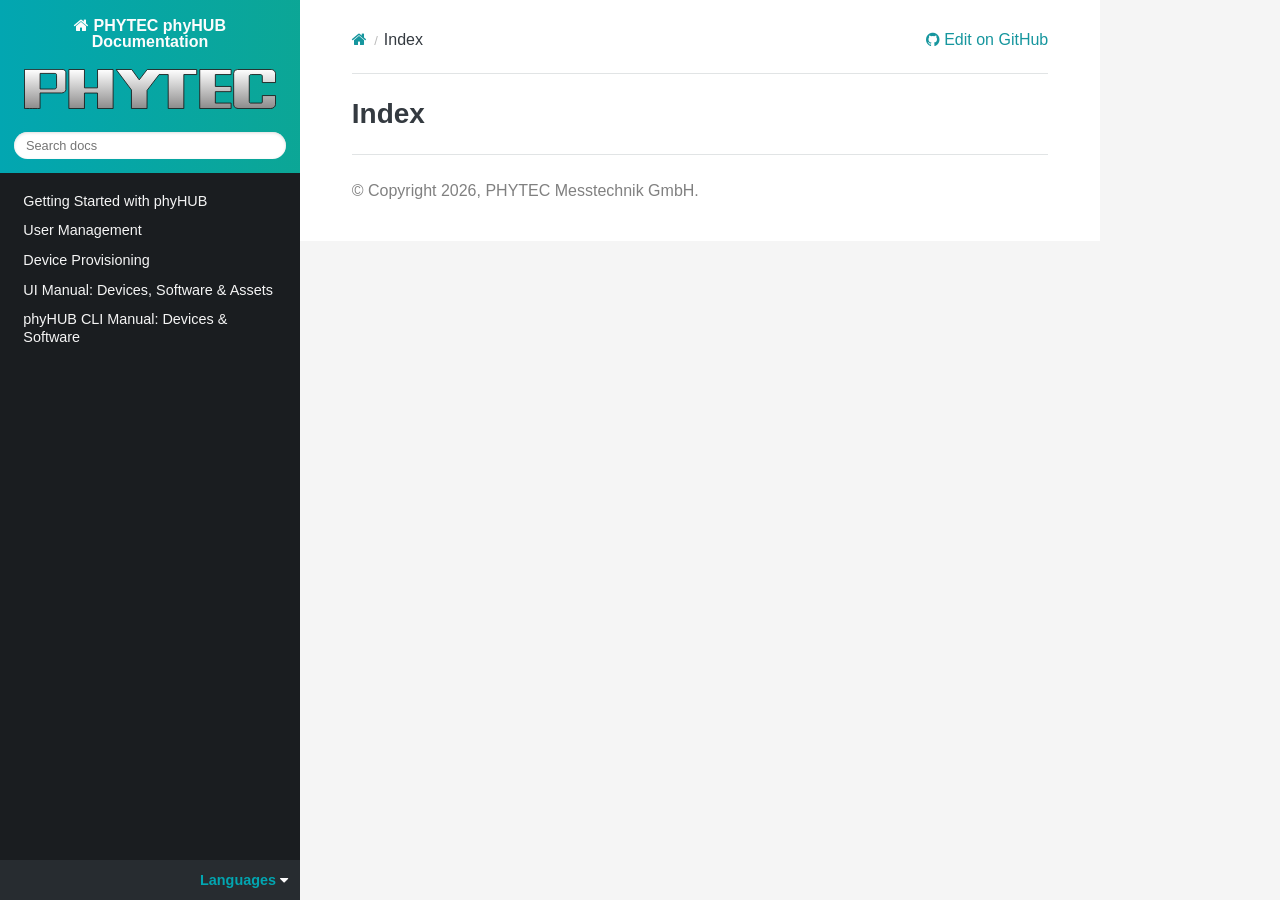
<file: genindex.html>
<!DOCTYPE html>
<html class="writer-html5" lang="en" data-content_root="./">
<head>
  <meta charset="utf-8" />
  <meta name="viewport" content="width=device-width, initial-scale=1.0" />
  <title>Index &mdash; PHYTEC phyHUB Documentation</title>
      <link rel="stylesheet" type="text/css" href="_static/pygments.css?v=e72c8e07" />
      <link rel="stylesheet" type="text/css" href="_static/css/theme.css?v=e59714d7" />
      <link rel="stylesheet" type="text/css" href="_static/css/phytec-theme.css?v=8424e4e6" />

  
    <link rel="shortcut icon" href="_static/favicon.ico"/>
    <link rel="canonical" href="https://phytec.github.io/doc-phyhub/genindex.html" />
      <script src="_static/jquery.js?v=5d32c60e"></script>
      <script src="_static/_sphinx_javascript_frameworks_compat.js?v=2cd50e6c"></script>
      <script src="_static/documentation_options.js?v=5929fcd5"></script>
      <script src="_static/doctools.js?v=9bcbadda"></script>
      <script src="_static/sphinx_highlight.js?v=dc90522c"></script>
    <script src="_static/js/theme.js"></script>
    <link rel="index" title="Index" href="#" />
    <link rel="search" title="Search" href="search.html" /> 
</head>

<body class="wy-body-for-nav"> 
  <div class="wy-grid-for-nav">
    <nav data-toggle="wy-nav-shift" class="wy-nav-side">
      <div class="wy-side-scroll">
        <div class="wy-side-nav-search" >

          
          
          <a href="index.html" class="icon icon-home">
            PHYTEC phyHUB Documentation
              <img src="_static/logo-phytec.svg" class="logo" alt="Logo"/>
          </a>
<div role="search">
  <form id="rtd-search-form" class="wy-form" action="search.html" method="get">
    <input type="text" name="q" placeholder="Search docs" aria-label="Search docs" />
    <input type="hidden" name="check_keywords" value="yes" />
    <input type="hidden" name="area" value="default" />
  </form>
</div>
        </div><div class="wy-menu wy-menu-vertical" data-spy="affix" role="navigation" aria-label="Navigation menu">
              <ul>
<li class="toctree-l1"><a class="reference internal" href="getting-started.html">Getting Started with phyHUB</a></li>
<li class="toctree-l1"><a class="reference internal" href="user-management.html">User Management</a></li>
<li class="toctree-l1"><a class="reference internal" href="provisioning.html">Device Provisioning</a></li>
<li class="toctree-l1"><a class="reference internal" href="ui.html">UI Manual: Devices, Software &amp; Assets</a></li>
<li class="toctree-l1"><a class="reference internal" href="cli.html">phyHUB CLI Manual: Devices &amp; Software</a></li>
</ul>

        </div>
      </div>
    </nav>

    <section data-toggle="wy-nav-shift" class="wy-nav-content-wrap"><nav class="wy-nav-top" aria-label="Mobile navigation menu" >
          <i data-toggle="wy-nav-top" class="fa fa-bars"></i>
          <a href="index.html">PHYTEC phyHUB Documentation</a>
      </nav>

      <div class="wy-nav-content">
        <div class="rst-content">
          <div role="navigation" aria-label="Page navigation">
  <ul class="wy-breadcrumbs">
      <li><a href="index.html" class="icon icon-home" aria-label="Home"></a></li>
      <li class="breadcrumb-item active">Index</li>
      <li class="wy-breadcrumbs-aside">
              <a href="https://github.com/phytec/doc-phyhub/blob/main/source/genindex" class="fa fa-github"> Edit on GitHub</a>
      </li>
  </ul>
  <hr/>
</div>
          <div role="main" class="document" itemscope="itemscope" itemtype="http://schema.org/Article">
           <div itemprop="articleBody">
             

<h1 id="index">Index</h1>

<div class="genindex-jumpbox">
 
</div>


           </div>
          </div>
          <footer>

  <hr/>

  <div role="contentinfo">
    <p>&#169; Copyright 2026, PHYTEC Messtechnik GmbH.</p>
  </div>

   

</footer>
        </div>
      </div>
    </section>
  </div>
  <div class="rst-versions" data-toggle="rst-versions" role="note" aria-label="versions">
  <span class="rst-current-version" data-toggle="rst-current-version">
    Languages
    <span class="fa fa-caret-down"></span>
  </span>
  <div class="rst-other-versions">
    
    <dl>
      <dt>Languages</dt>
        
          <dd><a href="https://phytec.github.io/doc-phyhub/index.html">en</a></dd>
        
    </dl>
    

    <div style="margin: 10px 0;"></div>
    <dl>
      <dt>Version</dt>
      <dd></dd>
    </dl>
  </div>
</div><script>
      jQuery(function () {
          SphinxRtdTheme.Navigation.enable(true);
      });
  </script> 

</body>
</html>
</file>
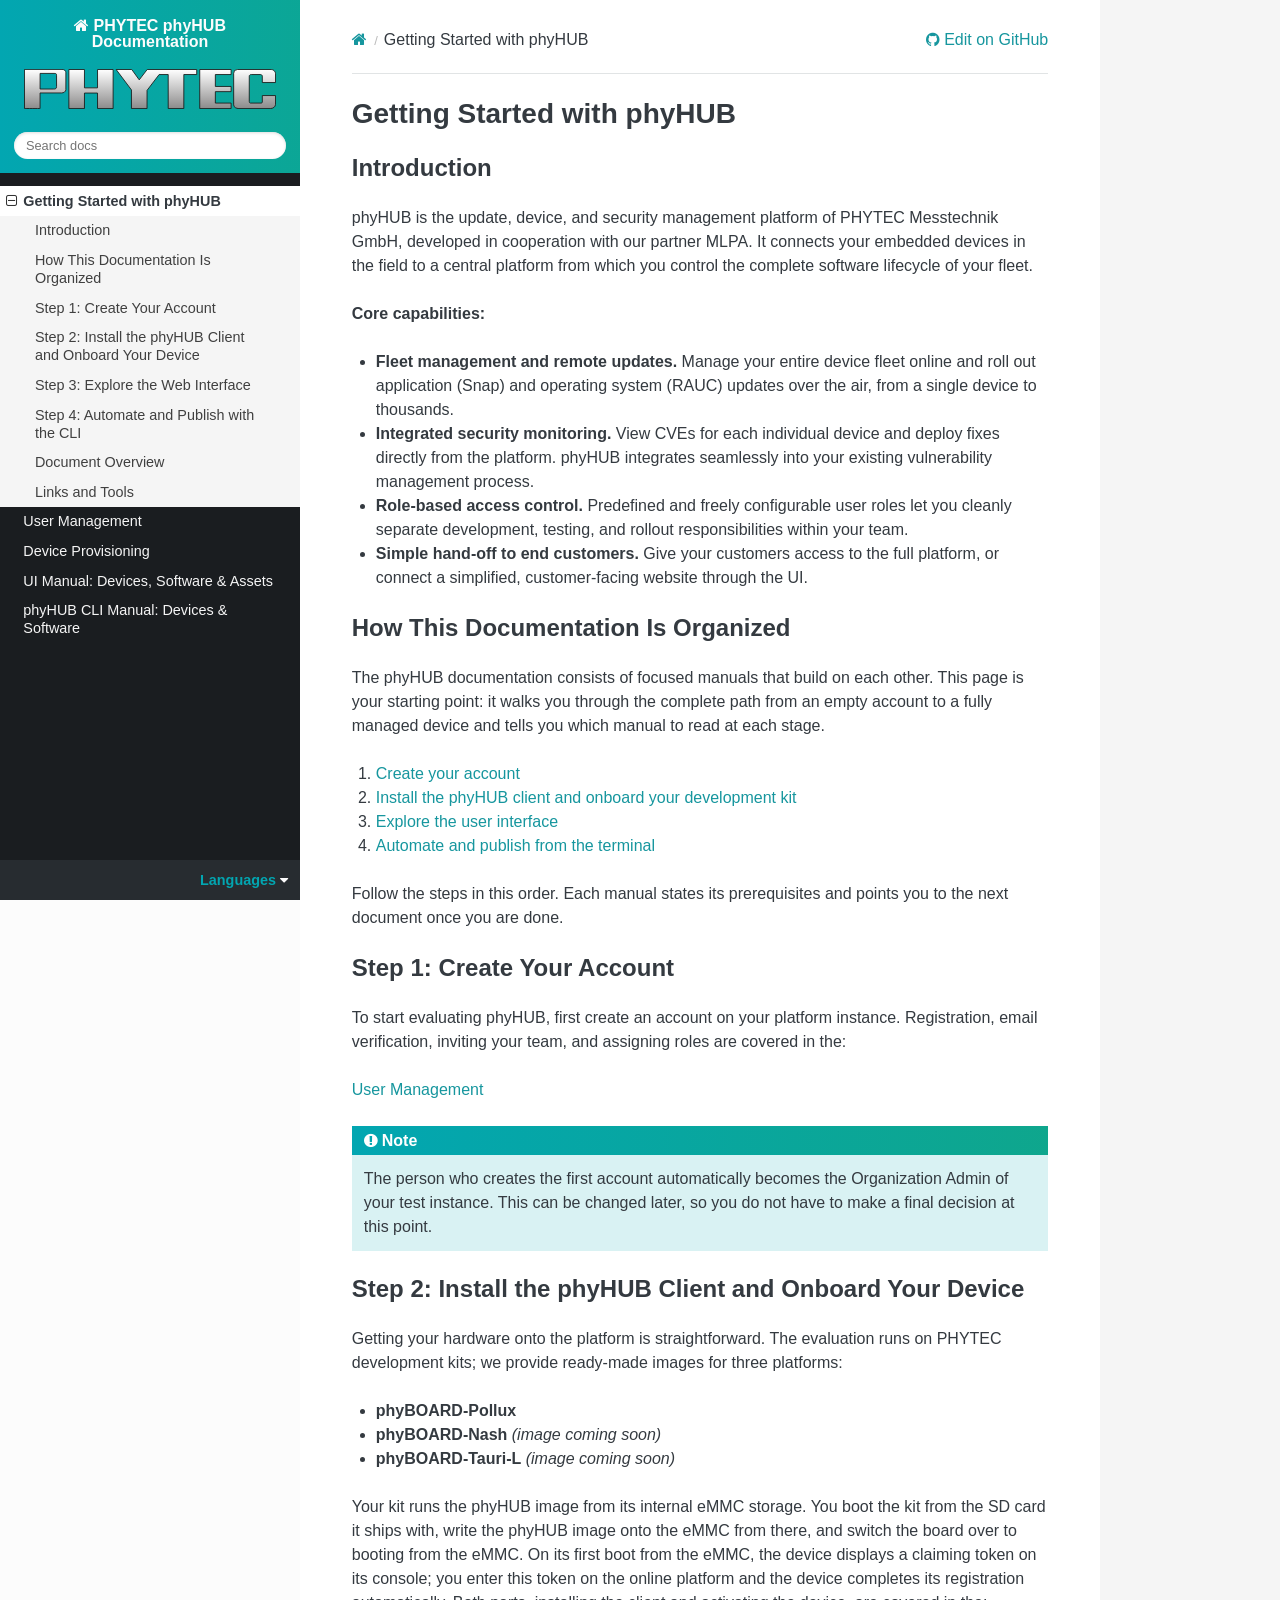
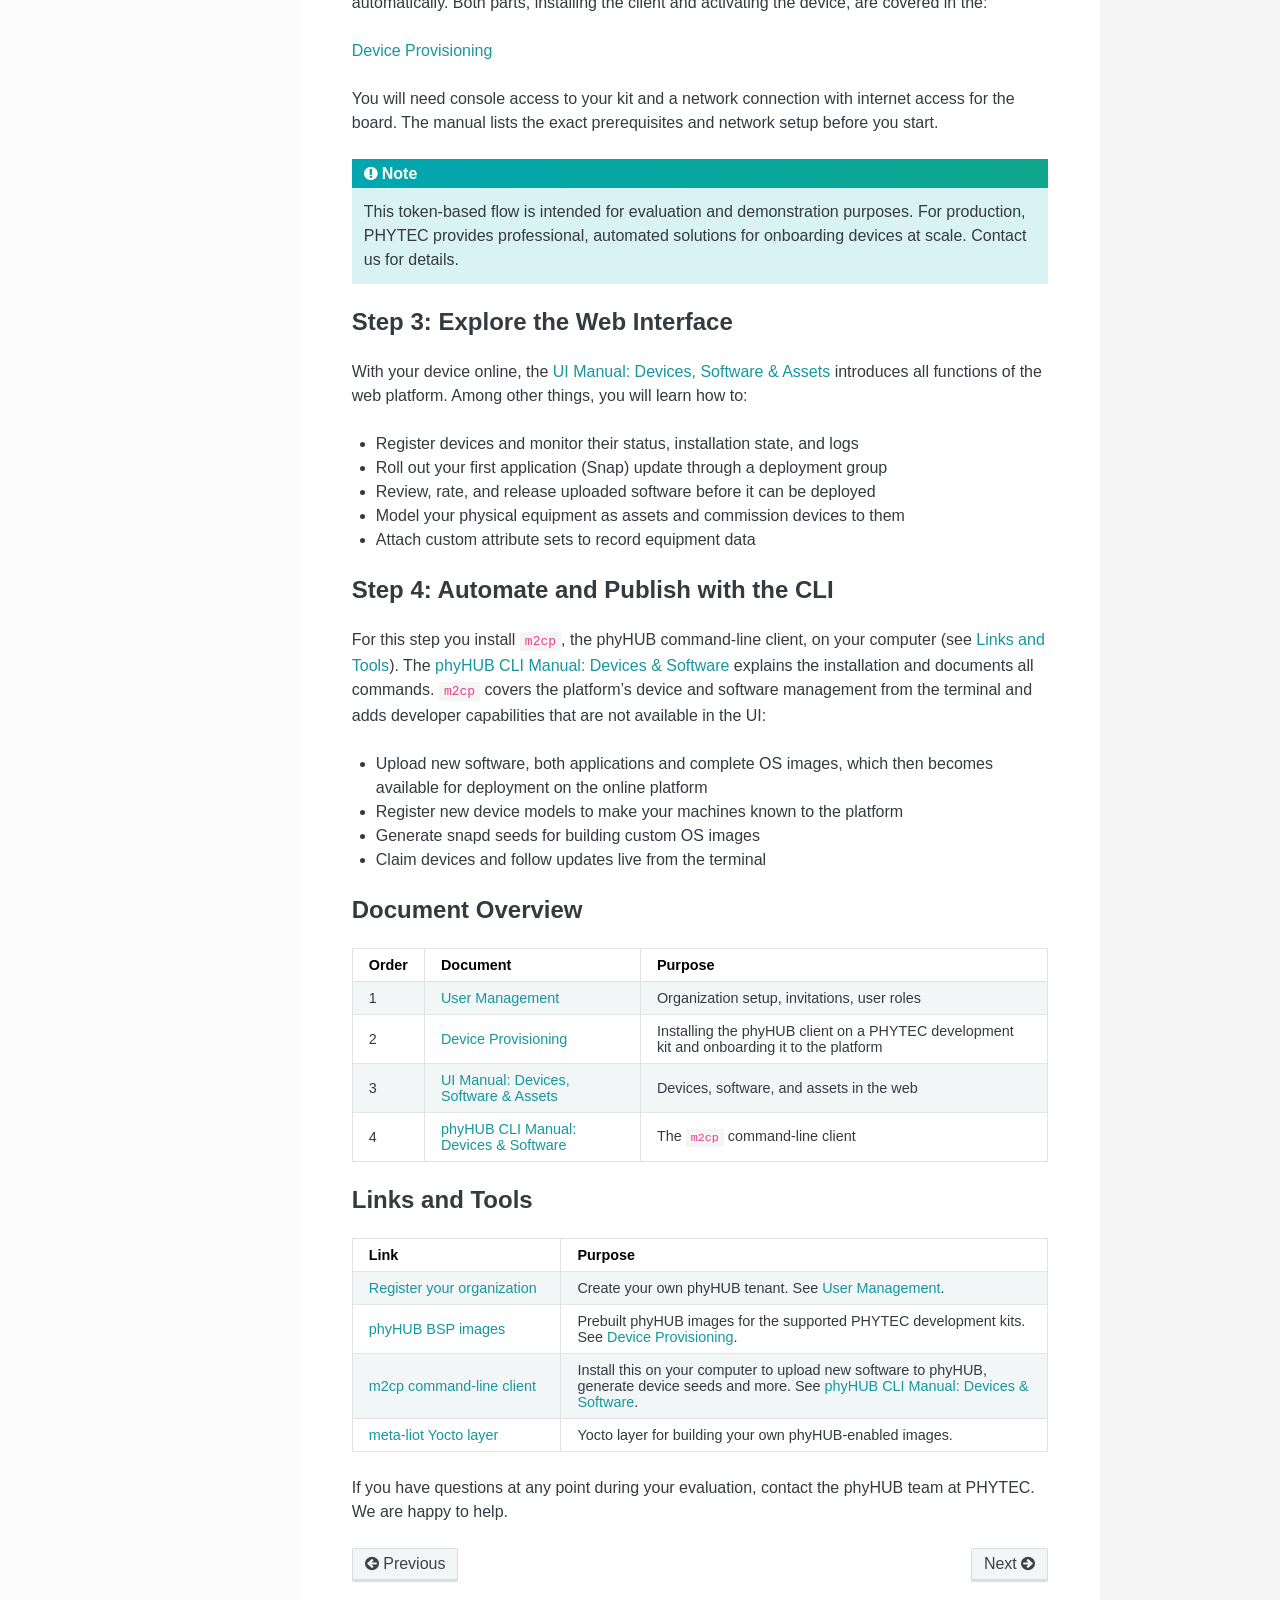
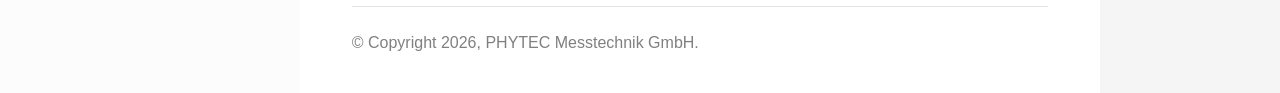
<file: getting-started.html>
<!DOCTYPE html>
<html class="writer-html5" lang="en" data-content_root="./">
<head>
  <meta charset="utf-8" /><meta name="viewport" content="width=device-width, initial-scale=1" />

  <meta name="viewport" content="width=device-width, initial-scale=1.0" />
  <title>Getting Started with phyHUB &mdash; PHYTEC phyHUB Documentation</title>
      <link rel="stylesheet" type="text/css" href="_static/pygments.css?v=e72c8e07" />
      <link rel="stylesheet" type="text/css" href="_static/css/theme.css?v=e59714d7" />
      <link rel="stylesheet" type="text/css" href="_static/css/phytec-theme.css?v=8424e4e6" />

  
    <link rel="shortcut icon" href="_static/favicon.ico"/>
    <link rel="canonical" href="https://phytec.github.io/doc-phyhub/getting-started.html" />
      <script src="_static/jquery.js?v=5d32c60e"></script>
      <script src="_static/_sphinx_javascript_frameworks_compat.js?v=2cd50e6c"></script>
      <script src="_static/documentation_options.js?v=5929fcd5"></script>
      <script src="_static/doctools.js?v=9bcbadda"></script>
      <script src="_static/sphinx_highlight.js?v=dc90522c"></script>
    <script src="_static/js/theme.js"></script>
    <link rel="index" title="Index" href="genindex.html" />
    <link rel="search" title="Search" href="search.html" />
    <link rel="next" title="User Management" href="user-management.html" />
    <link rel="prev" title="PHYTEC phyHUB Documentation" href="index.html" /> 
</head>

<body class="wy-body-for-nav"> 
  <div class="wy-grid-for-nav">
    <nav data-toggle="wy-nav-shift" class="wy-nav-side">
      <div class="wy-side-scroll">
        <div class="wy-side-nav-search" >

          
          
          <a href="index.html" class="icon icon-home">
            PHYTEC phyHUB Documentation
              <img src="_static/logo-phytec.svg" class="logo" alt="Logo"/>
          </a>
<div role="search">
  <form id="rtd-search-form" class="wy-form" action="search.html" method="get">
    <input type="text" name="q" placeholder="Search docs" aria-label="Search docs" />
    <input type="hidden" name="check_keywords" value="yes" />
    <input type="hidden" name="area" value="default" />
  </form>
</div>
        </div><div class="wy-menu wy-menu-vertical" data-spy="affix" role="navigation" aria-label="Navigation menu">
              <ul class="current">
<li class="toctree-l1 current"><a class="current reference internal" href="#">Getting Started with phyHUB</a><ul>
<li class="toctree-l2"><a class="reference internal" href="#introduction">Introduction</a></li>
<li class="toctree-l2"><a class="reference internal" href="#how-this-documentation-is-organized">How This Documentation Is Organized</a></li>
<li class="toctree-l2"><a class="reference internal" href="#step-1-create-your-account">Step 1: Create Your Account</a></li>
<li class="toctree-l2"><a class="reference internal" href="#step-2-install-the-phyhub-client-and-onboard-your-device">Step 2: Install the phyHUB Client and Onboard Your Device</a></li>
<li class="toctree-l2"><a class="reference internal" href="#step-3-explore-the-web-interface">Step 3: Explore the Web Interface</a></li>
<li class="toctree-l2"><a class="reference internal" href="#step-4-automate-and-publish-with-the-cli">Step 4: Automate and Publish with the CLI</a></li>
<li class="toctree-l2"><a class="reference internal" href="#document-overview">Document Overview</a></li>
<li class="toctree-l2"><a class="reference internal" href="#links-and-tools">Links and Tools</a></li>
</ul>
</li>
<li class="toctree-l1"><a class="reference internal" href="user-management.html">User Management</a></li>
<li class="toctree-l1"><a class="reference internal" href="provisioning.html">Device Provisioning</a></li>
<li class="toctree-l1"><a class="reference internal" href="ui.html">UI Manual: Devices, Software &amp; Assets</a></li>
<li class="toctree-l1"><a class="reference internal" href="cli.html">phyHUB CLI Manual: Devices &amp; Software</a></li>
</ul>

        </div>
      </div>
    </nav>

    <section data-toggle="wy-nav-shift" class="wy-nav-content-wrap"><nav class="wy-nav-top" aria-label="Mobile navigation menu" >
          <i data-toggle="wy-nav-top" class="fa fa-bars"></i>
          <a href="index.html">PHYTEC phyHUB Documentation</a>
      </nav>

      <div class="wy-nav-content">
        <div class="rst-content">
          <div role="navigation" aria-label="Page navigation">
  <ul class="wy-breadcrumbs">
      <li><a href="index.html" class="icon icon-home" aria-label="Home"></a></li>
      <li class="breadcrumb-item active">Getting Started with phyHUB</li>
      <li class="wy-breadcrumbs-aside">
              <a href="https://github.com/phytec/doc-phyhub/blob/main/source/getting-started.rst" class="fa fa-github"> Edit on GitHub</a>
      </li>
  </ul>
  <hr/>
</div>
          <div role="main" class="document" itemscope="itemscope" itemtype="http://schema.org/Article">
           <div itemprop="articleBody">
             
  <section id="getting-started-with-phyhub">
<h1>Getting Started with phyHUB<a class="headerlink" href="#getting-started-with-phyhub" title="Link to this heading"></a></h1>
<section id="introduction">
<h2>Introduction<a class="headerlink" href="#introduction" title="Link to this heading"></a></h2>
<p>phyHUB is the update, device, and security management platform of PHYTEC
Messtechnik GmbH, developed in cooperation with our partner MLPA. It
connects your embedded devices in the field to a central platform from
which you control the complete software lifecycle of your fleet.</p>
<p><strong>Core capabilities:</strong></p>
<ul class="simple">
<li><p><strong>Fleet management and remote updates.</strong> Manage your entire device fleet
online and roll out application (Snap) and operating system (RAUC) updates
over the air, from a single device to thousands.</p></li>
<li><p><strong>Integrated security monitoring.</strong> View CVEs for each individual device and
deploy fixes directly from the platform. phyHUB integrates seamlessly into
your existing vulnerability management process.</p></li>
<li><p><strong>Role-based access control.</strong> Predefined and freely configurable user roles
let you cleanly separate development, testing, and rollout responsibilities
within your team.</p></li>
<li><p><strong>Simple hand-off to end customers.</strong> Give your customers access to the full
platform, or connect a simplified, customer-facing website through the UI.</p></li>
</ul>
</section>
<section id="how-this-documentation-is-organized">
<h2>How This Documentation Is Organized<a class="headerlink" href="#how-this-documentation-is-organized" title="Link to this heading"></a></h2>
<p>The phyHUB documentation consists of focused manuals that build on each
other. This page is your starting point: it walks you through the
complete path from an empty account to a fully managed device and tells
you which manual to read at each stage.</p>
<ol class="arabic simple">
<li><p><a class="reference internal" href="user-management.html"><span class="doc">Create your account</span></a></p></li>
<li><p><a class="reference internal" href="provisioning.html"><span class="doc">Install the phyHUB client and onboard your development kit</span></a></p></li>
<li><p><a class="reference internal" href="ui.html"><span class="doc">Explore the user interface</span></a></p></li>
<li><p><a class="reference internal" href="cli.html"><span class="doc">Automate and publish from the terminal</span></a></p></li>
</ol>
<p>Follow the steps in this order. Each manual states its prerequisites and
points you to the next document once you are done.</p>
</section>
<section id="step-1-create-your-account">
<h2>Step 1: Create Your Account<a class="headerlink" href="#step-1-create-your-account" title="Link to this heading"></a></h2>
<p>To start evaluating phyHUB, first create an account on your platform instance.
Registration, email verification, inviting your team, and assigning roles are
covered in the:</p>
<p><a class="reference internal" href="user-management.html"><span class="doc">User Management</span></a></p>
<div class="admonition note">
<p class="admonition-title">Note</p>
<p>The person who creates the first account automatically becomes the
Organization Admin of your test instance. This can be changed later, so you
do not have to make a final decision at this point.</p>
</div>
</section>
<section id="step-2-install-the-phyhub-client-and-onboard-your-device">
<h2>Step 2: Install the phyHUB Client and Onboard Your Device<a class="headerlink" href="#step-2-install-the-phyhub-client-and-onboard-your-device" title="Link to this heading"></a></h2>
<p>Getting your hardware onto the platform is straightforward. The evaluation runs
on PHYTEC development kits; we provide ready-made images for three platforms:</p>
<ul class="simple">
<li><p><strong>phyBOARD-Pollux</strong></p></li>
<li><p><strong>phyBOARD-Nash</strong> <em>(image coming soon)</em></p></li>
<li><p><strong>phyBOARD-Tauri-L</strong> <em>(image coming soon)</em></p></li>
</ul>
<p>Your kit runs the phyHUB image from its internal eMMC storage. You boot the kit
from the SD card it ships with, write the phyHUB image onto the eMMC from there,
and switch the board over to booting from the eMMC. On its first boot from the
eMMC, the device displays a claiming token on its console; you enter this token
on the online platform and the device completes its registration automatically.
Both parts, installing the client and activating the device, are covered in the:</p>
<p><a class="reference internal" href="provisioning.html"><span class="doc">Device Provisioning</span></a></p>
<p>You will need console access to your kit and a network connection with internet
access for the board. The manual lists the exact prerequisites and network setup
before you start.</p>
<div class="admonition note">
<p class="admonition-title">Note</p>
<p>This token-based flow is intended for evaluation and demonstration purposes.
For production, PHYTEC provides professional, automated solutions for
onboarding devices at scale. Contact us for details.</p>
</div>
</section>
<section id="step-3-explore-the-web-interface">
<h2>Step 3: Explore the Web Interface<a class="headerlink" href="#step-3-explore-the-web-interface" title="Link to this heading"></a></h2>
<p>With your device online, the <a class="reference internal" href="ui.html"><span class="doc">UI Manual: Devices, Software &amp; Assets</span></a> introduces all functions of the web
platform. Among other things, you will learn how to:</p>
<ul class="simple">
<li><p>Register devices and monitor their status, installation state, and logs</p></li>
<li><p>Roll out your first application (Snap) update through a deployment group</p></li>
<li><p>Review, rate, and release uploaded software before it can be deployed</p></li>
<li><p>Model your physical equipment as assets and commission devices to them</p></li>
<li><p>Attach custom attribute sets to record equipment data</p></li>
</ul>
</section>
<section id="step-4-automate-and-publish-with-the-cli">
<h2>Step 4: Automate and Publish with the CLI<a class="headerlink" href="#step-4-automate-and-publish-with-the-cli" title="Link to this heading"></a></h2>
<p>For this step you install <code class="docutils literal notranslate"><span class="pre">m2cp</span></code>, the phyHUB command-line client, on your
computer (see <a class="reference internal" href="#getting-started-links"><span class="std std-ref">Links and Tools</span></a>). The <a class="reference internal" href="cli.html"><span class="doc">phyHUB CLI Manual: Devices &amp; Software</span></a> explains the
installation and documents all commands. <code class="docutils literal notranslate"><span class="pre">m2cp</span></code> covers the platform’s device
and software management from the terminal and adds developer capabilities that
are not available in the UI:</p>
<ul class="simple">
<li><p>Upload new software, both applications and complete OS images, which then
becomes available for deployment on the online platform</p></li>
<li><p>Register new device models to make your machines known to the platform</p></li>
<li><p>Generate snapd seeds for building custom OS images</p></li>
<li><p>Claim devices and follow updates live from the terminal</p></li>
</ul>
</section>
<section id="document-overview">
<h2>Document Overview<a class="headerlink" href="#document-overview" title="Link to this heading"></a></h2>
<table class="docutils align-default">
<thead>
<tr class="row-odd"><th class="head"><p>Order</p></th>
<th class="head"><p>Document</p></th>
<th class="head"><p>Purpose</p></th>
</tr>
</thead>
<tbody>
<tr class="row-even"><td><p>1</p></td>
<td><p><a class="reference internal" href="user-management.html"><span class="doc">User Management</span></a></p></td>
<td><p>Organization setup, invitations, user roles</p></td>
</tr>
<tr class="row-odd"><td><p>2</p></td>
<td><p><a class="reference internal" href="provisioning.html"><span class="doc">Device Provisioning</span></a></p></td>
<td><p>Installing the phyHUB client on a PHYTEC
development kit and onboarding it to the
platform</p></td>
</tr>
<tr class="row-even"><td><p>3</p></td>
<td><p><a class="reference internal" href="ui.html"><span class="doc">UI Manual: Devices, Software &amp; Assets</span></a></p></td>
<td><p>Devices, software, and assets in the web</p></td>
</tr>
<tr class="row-odd"><td><p>4</p></td>
<td><p><a class="reference internal" href="cli.html"><span class="doc">phyHUB CLI Manual: Devices &amp; Software</span></a></p></td>
<td><p>The <code class="docutils literal notranslate"><span class="pre">m2cp</span></code> command-line client</p></td>
</tr>
</tbody>
</table>
</section>
<section id="links-and-tools">
<span id="getting-started-links"></span><h2>Links and Tools<a class="headerlink" href="#links-and-tools" title="Link to this heading"></a></h2>
<table class="docutils align-default">
<colgroup>
<col style="width: 30.0%" />
<col style="width: 70.0%" />
</colgroup>
<thead>
<tr class="row-odd"><th class="head"><p>Link</p></th>
<th class="head"><p>Purpose</p></th>
</tr>
</thead>
<tbody>
<tr class="row-even"><td><p><a class="reference external" href="https://www.phyhub.phytec.de/auth/register-organization">Register your organization</a></p></td>
<td><p>Create your own phyHUB tenant. See <a class="reference internal" href="user-management.html"><span class="doc">User Management</span></a>.</p></td>
</tr>
<tr class="row-odd"><td><p><a class="reference external" href="https://download.phytec.de/Software/Linux/BSP-Yocto-phyHUB/">phyHUB BSP images</a></p></td>
<td><p>Prebuilt phyHUB images for the supported PHYTEC development kits. See
<a class="reference internal" href="provisioning.html"><span class="doc">Device Provisioning</span></a>.</p></td>
</tr>
<tr class="row-even"><td><p><a class="reference external" href="https://download.phytec.de/Products/phyHUB/m2cp/">m2cp command-line client</a></p></td>
<td><p>Install this on your computer to upload new software to phyHUB,
generate device seeds and more. See <a class="reference internal" href="cli.html"><span class="doc">phyHUB CLI Manual: Devices &amp; Software</span></a>.</p></td>
</tr>
<tr class="row-odd"><td><p><a class="reference external" href="https://github.com/phytec/meta-liot">meta-liot Yocto layer</a></p></td>
<td><p>Yocto layer for building your own phyHUB-enabled images.</p></td>
</tr>
</tbody>
</table>
<p>If you have questions at any point during your evaluation, contact the phyHUB
team at PHYTEC. We are happy to help.</p>
</section>
</section>


           </div>
          </div>
          <footer><div class="rst-footer-buttons" role="navigation" aria-label="Footer">
        <a href="index.html" class="btn btn-neutral float-left" title="PHYTEC phyHUB Documentation" accesskey="p" rel="prev"><span class="fa fa-arrow-circle-left" aria-hidden="true"></span> Previous</a>
        <a href="user-management.html" class="btn btn-neutral float-right" title="User Management" accesskey="n" rel="next">Next <span class="fa fa-arrow-circle-right" aria-hidden="true"></span></a>
    </div>

  <hr/>

  <div role="contentinfo">
    <p>&#169; Copyright 2026, PHYTEC Messtechnik GmbH.</p>
  </div>

   

</footer>
        </div>
      </div>
    </section>
  </div>
  <div class="rst-versions" data-toggle="rst-versions" role="note" aria-label="versions">
  <span class="rst-current-version" data-toggle="rst-current-version">
    Languages
    <span class="fa fa-caret-down"></span>
  </span>
  <div class="rst-other-versions">
    
    <dl>
      <dt>Languages</dt>
        
          <dd><a href="https://phytec.github.io/doc-phyhub/index.html">en</a></dd>
        
    </dl>
    

    <div style="margin: 10px 0;"></div>
    <dl>
      <dt>Version</dt>
      <dd></dd>
    </dl>
  </div>
</div><script>
      jQuery(function () {
          SphinxRtdTheme.Navigation.enable(true);
      });
  </script> 

</body>
</html>
</file>
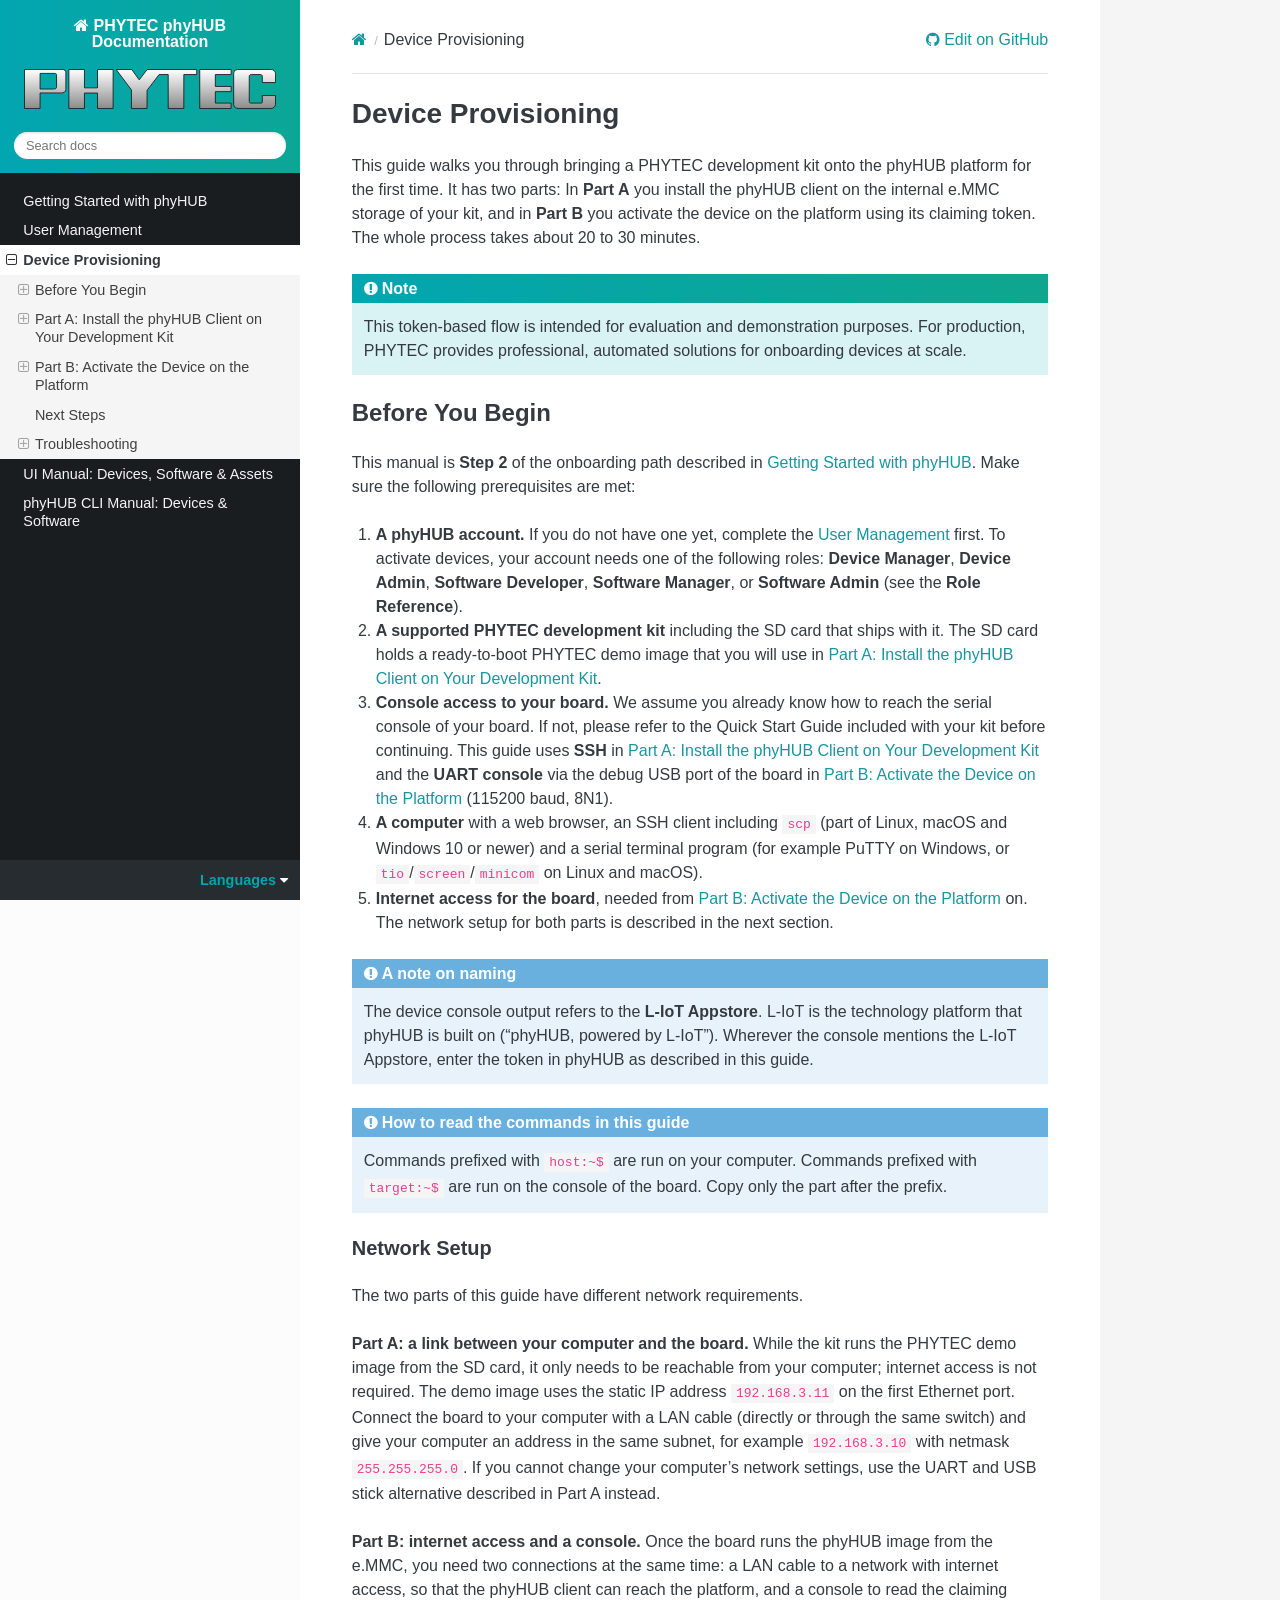
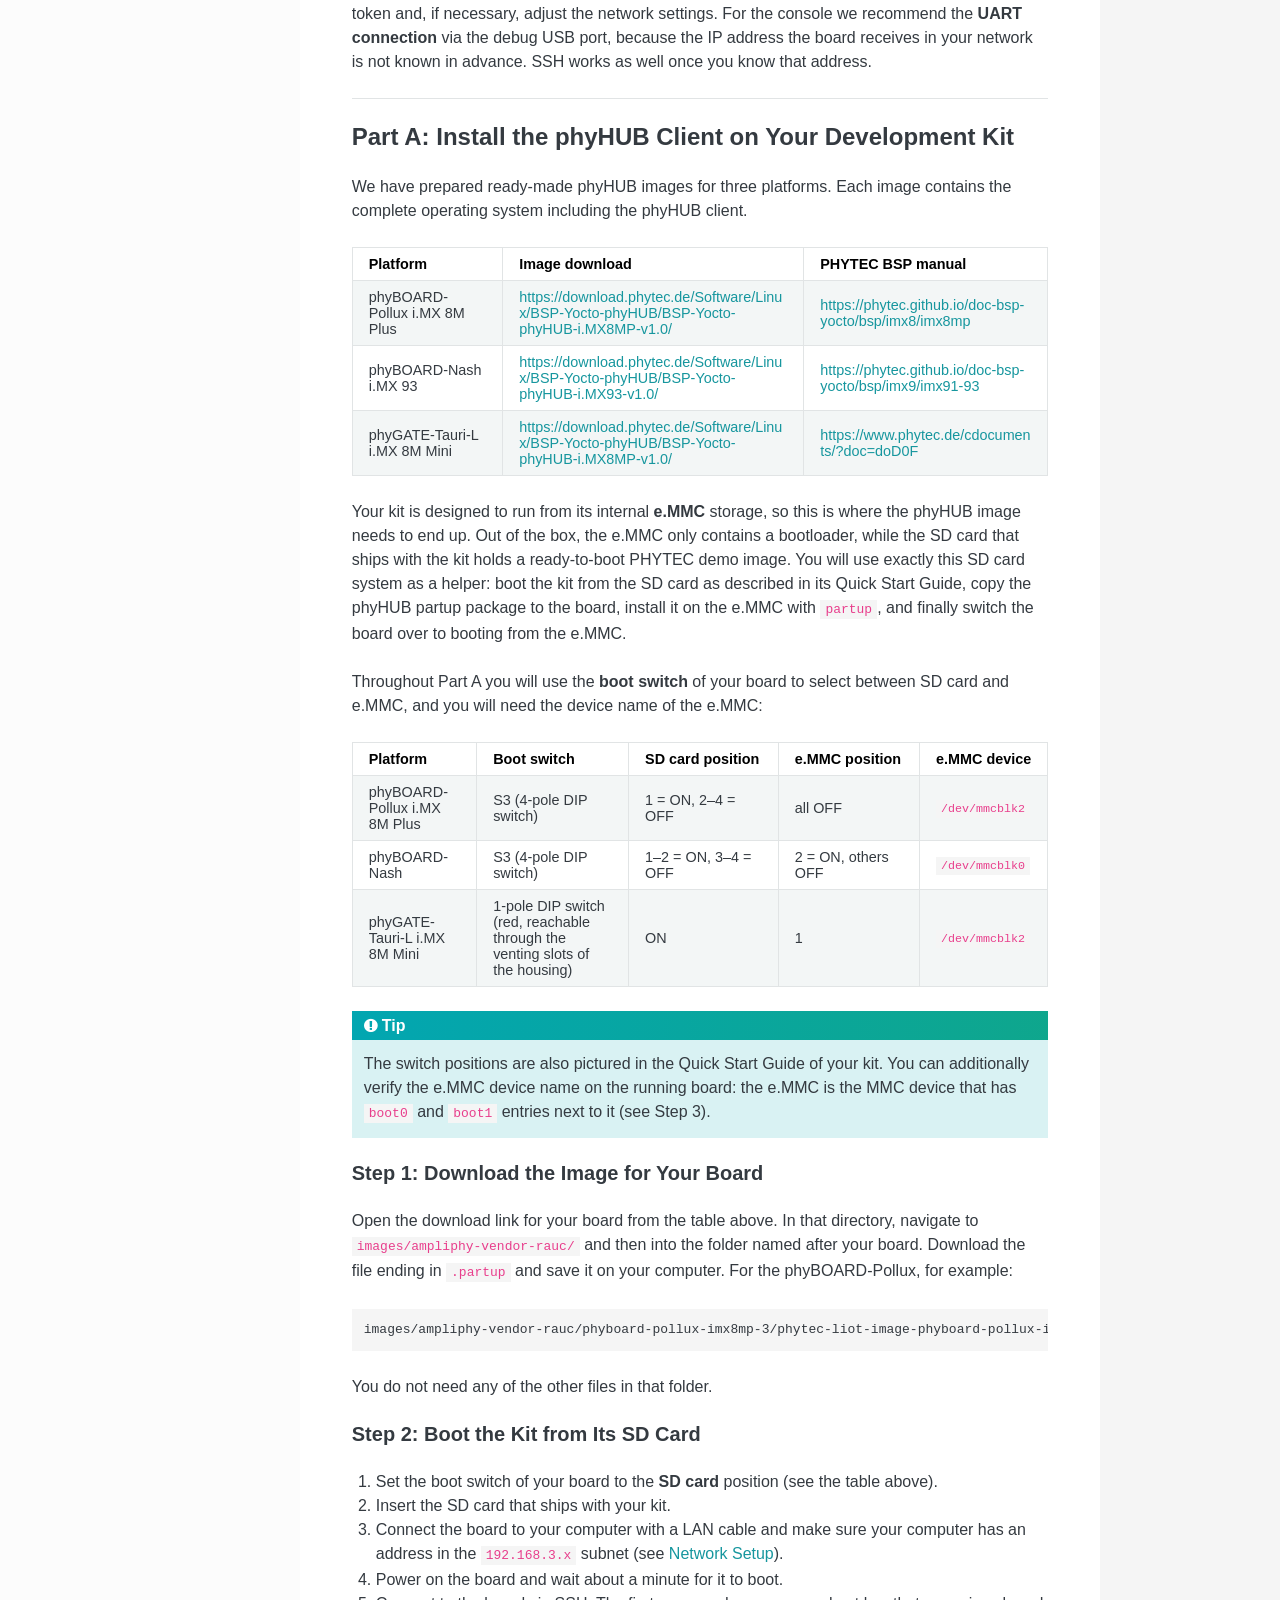
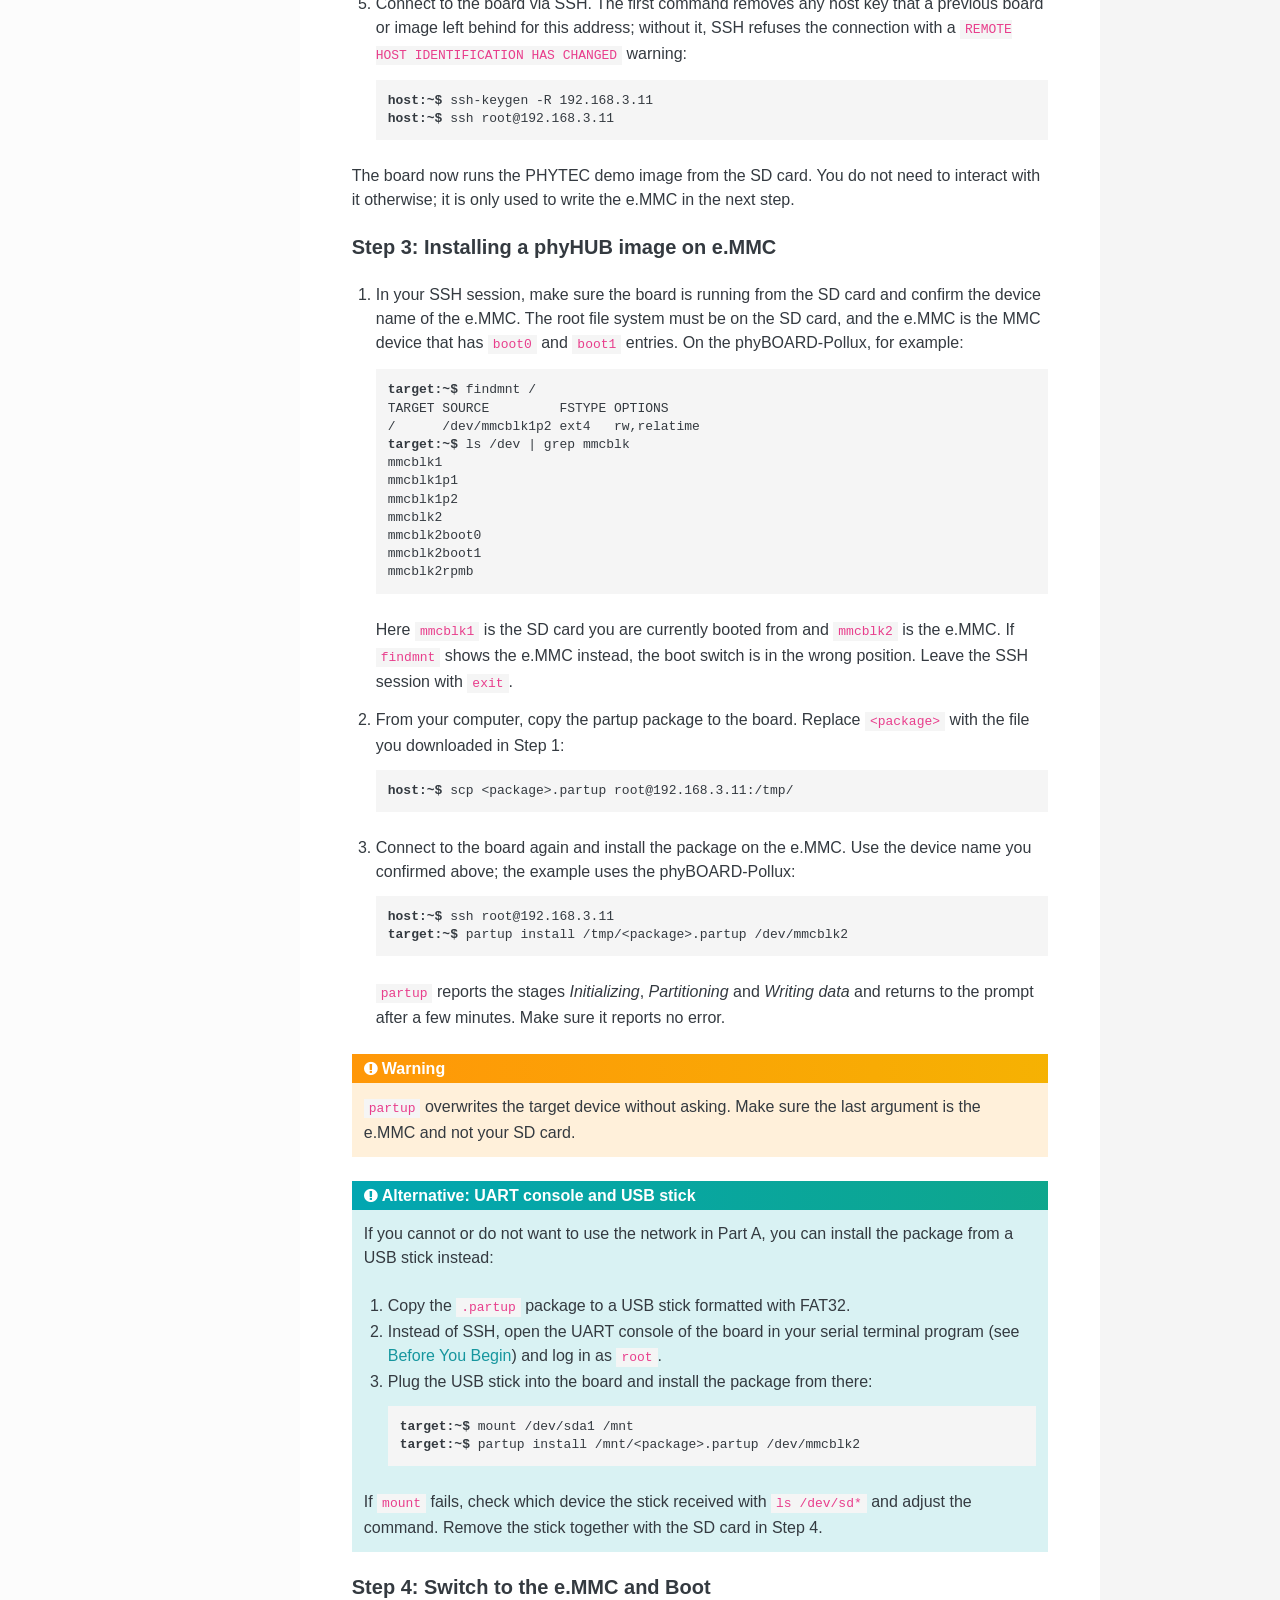
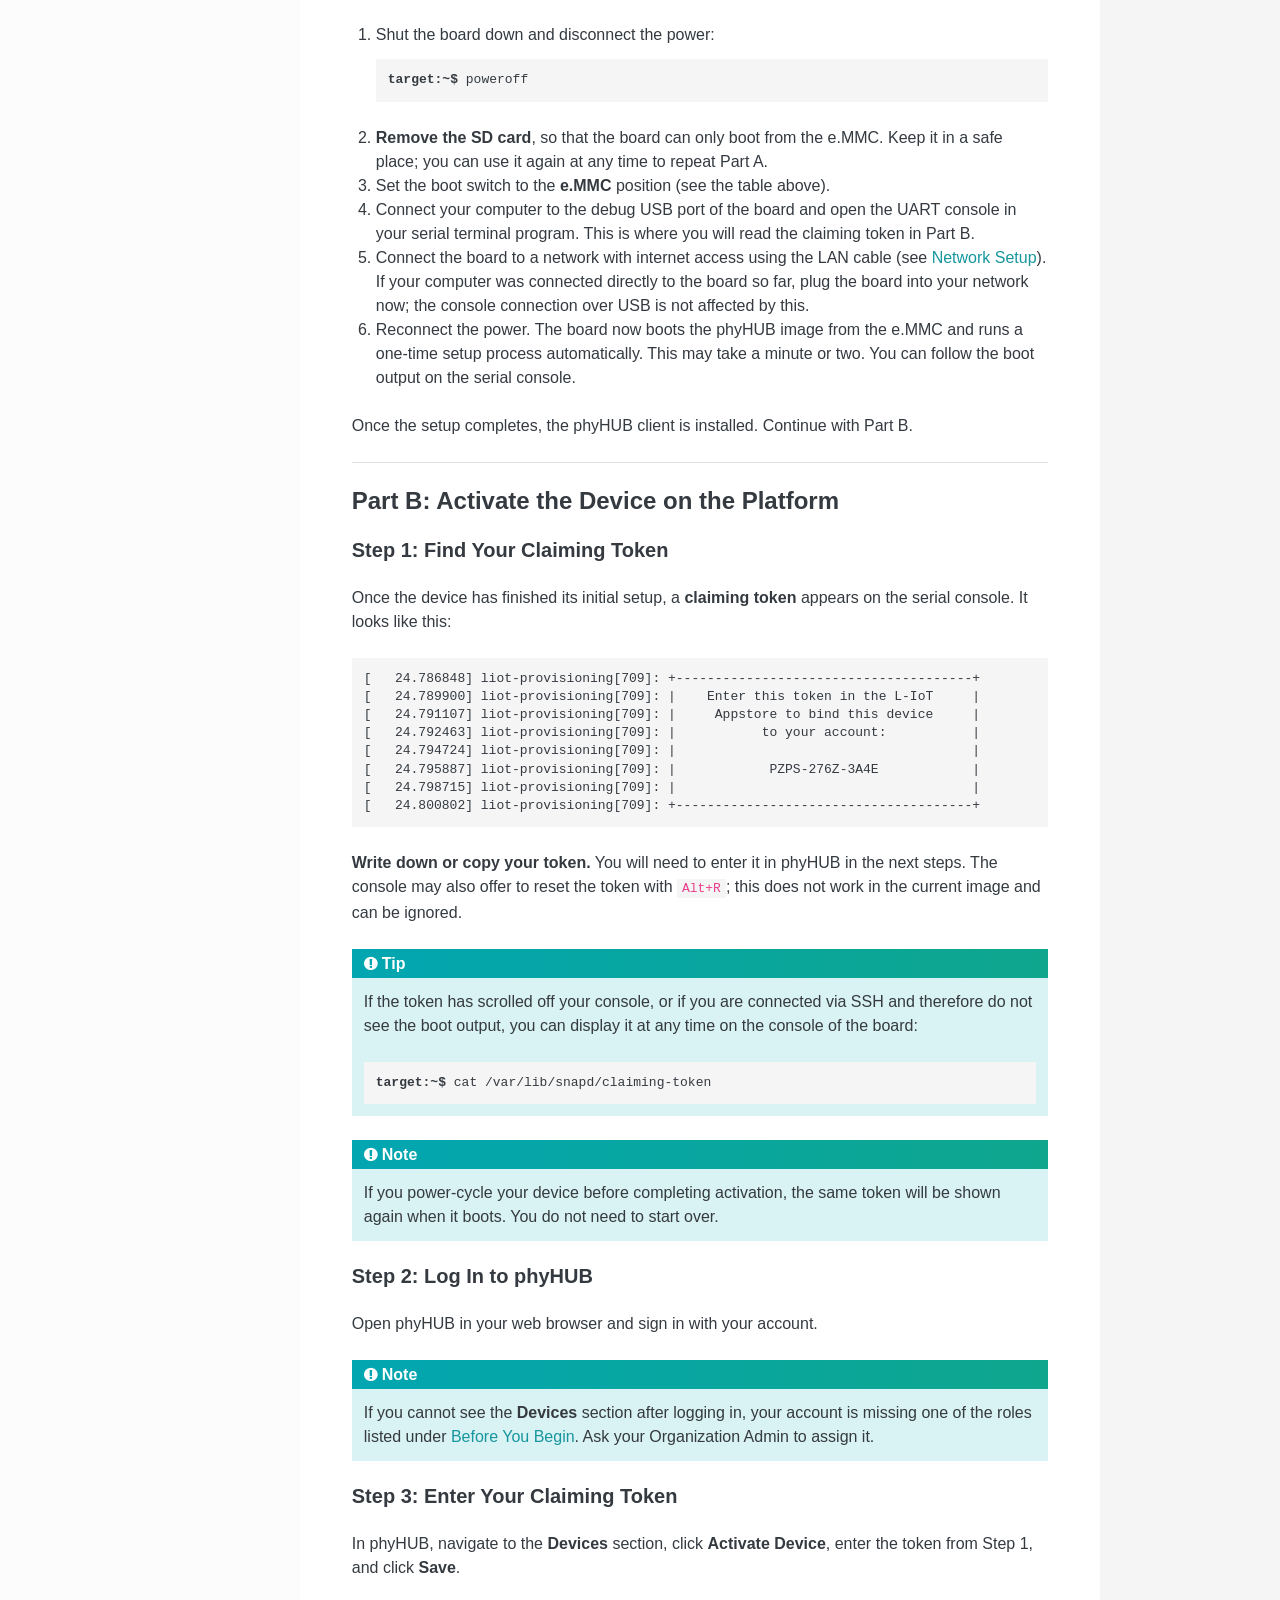
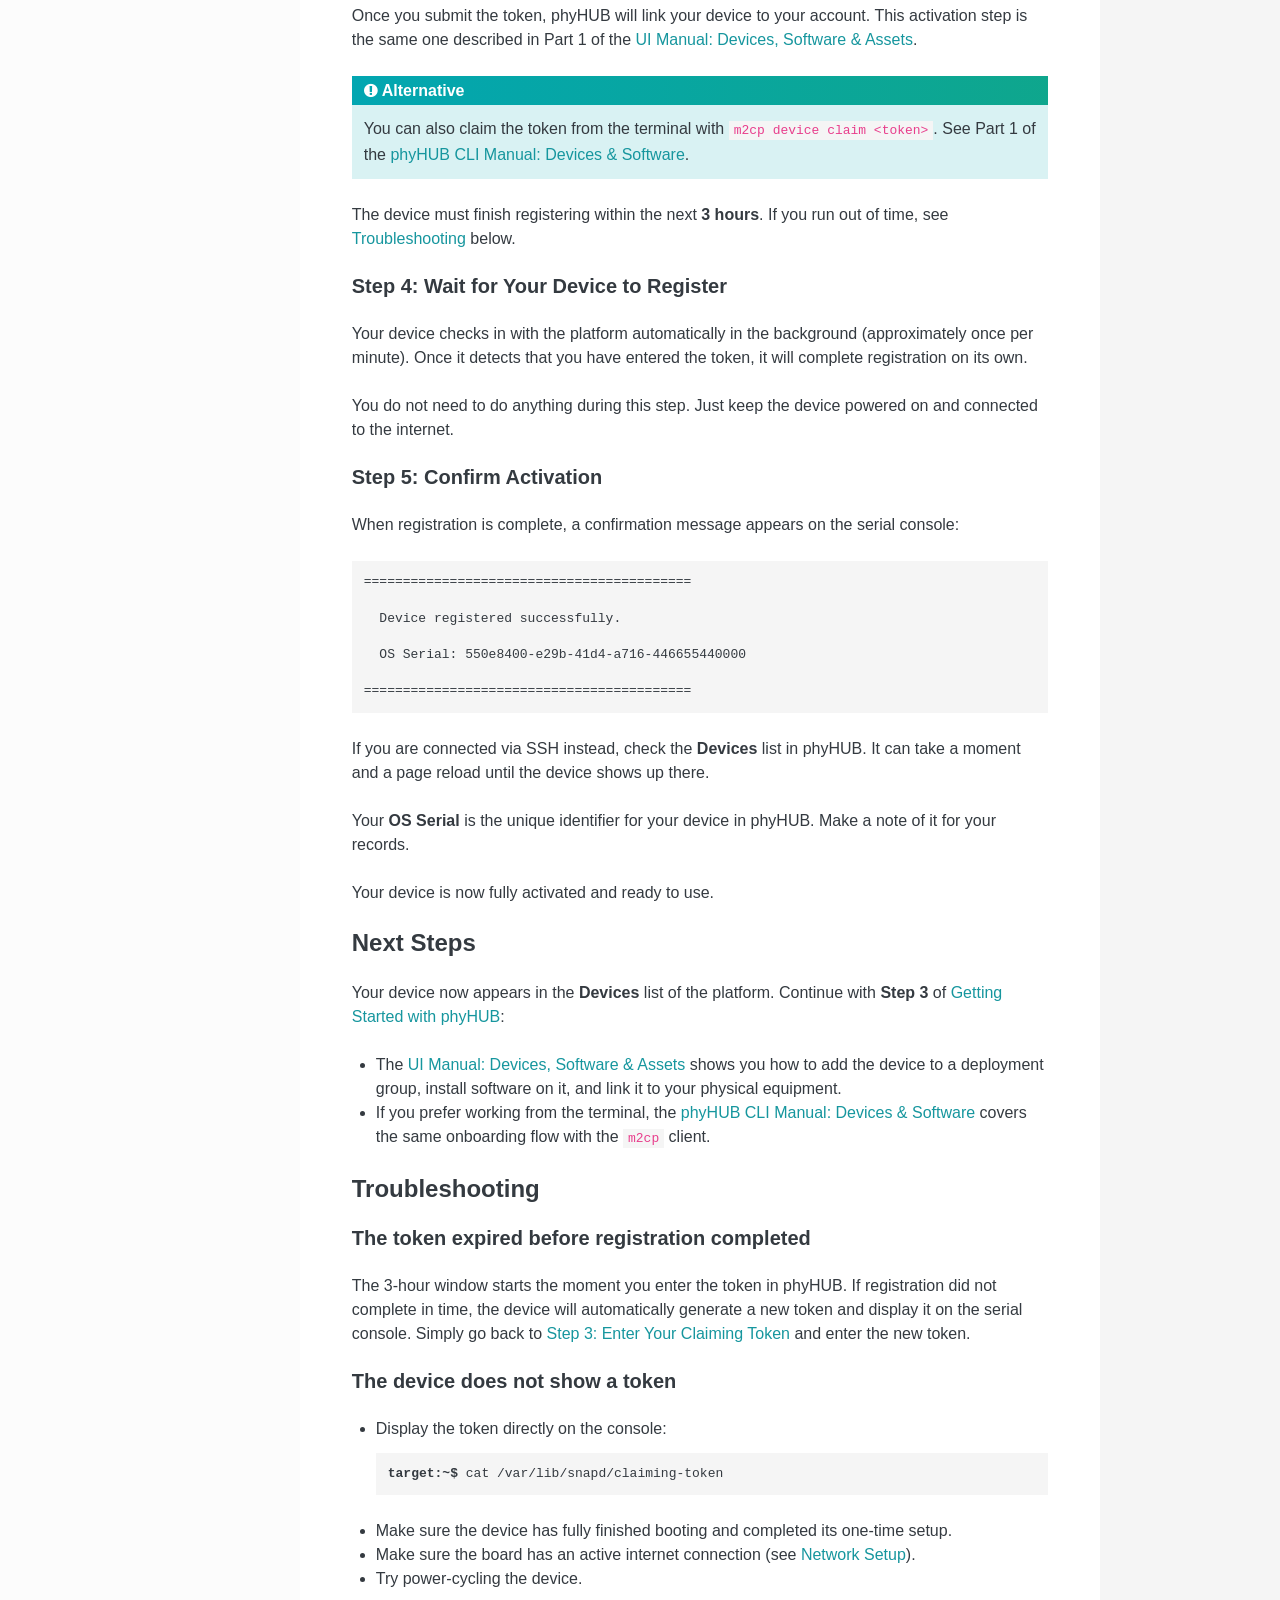
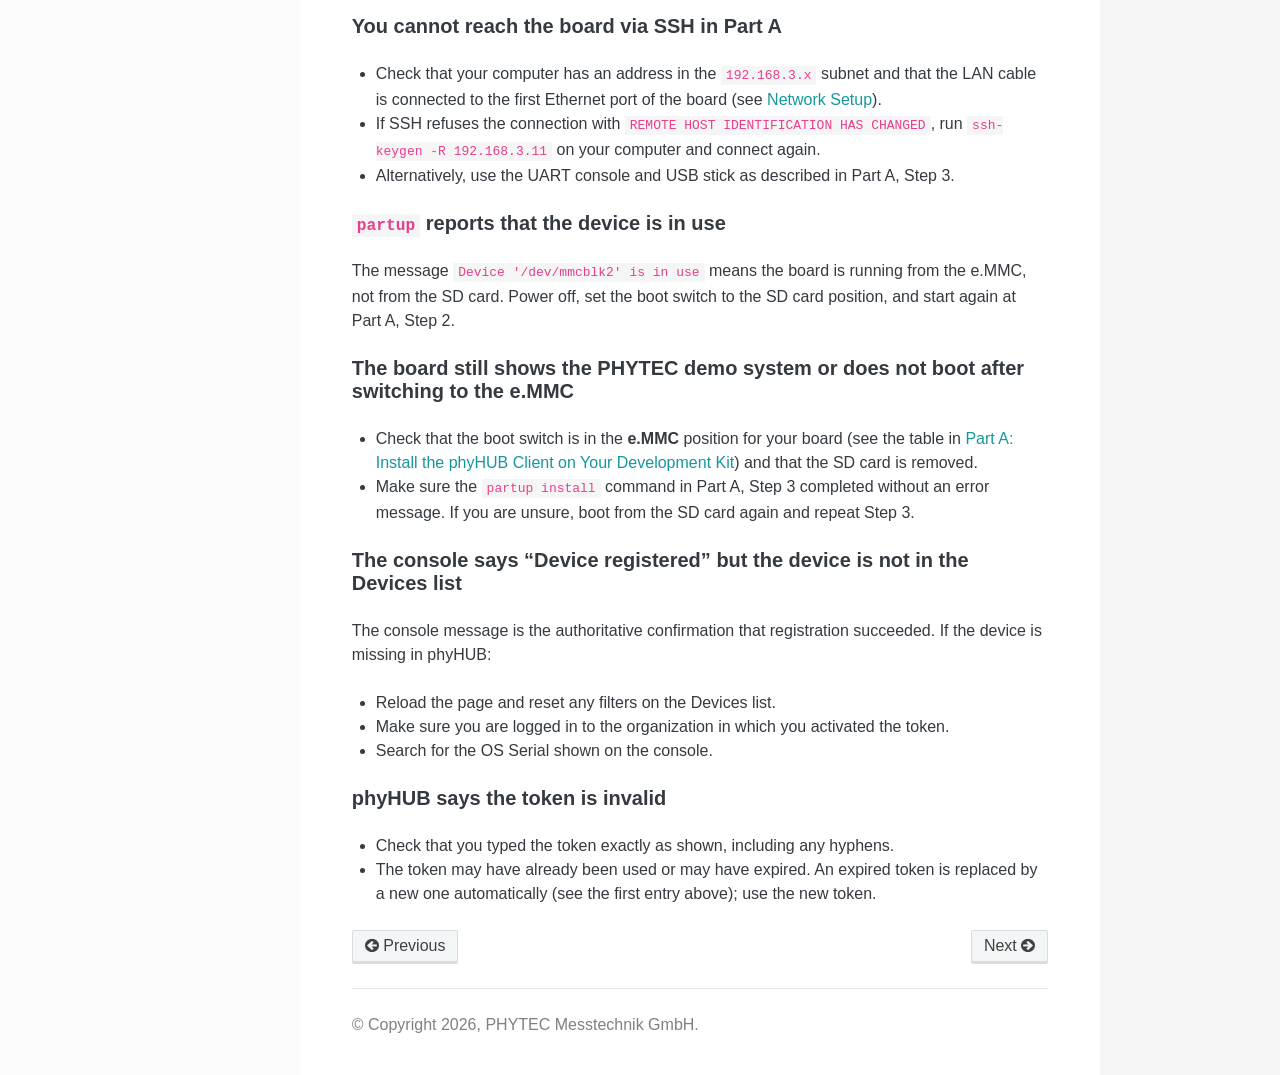
<file: provisioning.html>
<!DOCTYPE html>
<html class="writer-html5" lang="en" data-content_root="./">
<head>
  <meta charset="utf-8" /><meta name="viewport" content="width=device-width, initial-scale=1" />

  <meta name="viewport" content="width=device-width, initial-scale=1.0" />
  <title>Device Provisioning &mdash; PHYTEC phyHUB Documentation</title>
      <link rel="stylesheet" type="text/css" href="_static/pygments.css?v=e72c8e07" />
      <link rel="stylesheet" type="text/css" href="_static/css/theme.css?v=e59714d7" />
      <link rel="stylesheet" type="text/css" href="_static/css/phytec-theme.css?v=8424e4e6" />

  
    <link rel="shortcut icon" href="_static/favicon.ico"/>
    <link rel="canonical" href="https://phytec.github.io/doc-phyhub/provisioning.html" />
      <script src="_static/jquery.js?v=5d32c60e"></script>
      <script src="_static/_sphinx_javascript_frameworks_compat.js?v=2cd50e6c"></script>
      <script src="_static/documentation_options.js?v=5929fcd5"></script>
      <script src="_static/doctools.js?v=9bcbadda"></script>
      <script src="_static/sphinx_highlight.js?v=dc90522c"></script>
    <script src="_static/js/theme.js"></script>
    <link rel="index" title="Index" href="genindex.html" />
    <link rel="search" title="Search" href="search.html" />
    <link rel="next" title="UI Manual: Devices, Software &amp; Assets" href="ui.html" />
    <link rel="prev" title="User Management" href="user-management.html" /> 
</head>

<body class="wy-body-for-nav"> 
  <div class="wy-grid-for-nav">
    <nav data-toggle="wy-nav-shift" class="wy-nav-side">
      <div class="wy-side-scroll">
        <div class="wy-side-nav-search" >

          
          
          <a href="index.html" class="icon icon-home">
            PHYTEC phyHUB Documentation
              <img src="_static/logo-phytec.svg" class="logo" alt="Logo"/>
          </a>
<div role="search">
  <form id="rtd-search-form" class="wy-form" action="search.html" method="get">
    <input type="text" name="q" placeholder="Search docs" aria-label="Search docs" />
    <input type="hidden" name="check_keywords" value="yes" />
    <input type="hidden" name="area" value="default" />
  </form>
</div>
        </div><div class="wy-menu wy-menu-vertical" data-spy="affix" role="navigation" aria-label="Navigation menu">
              <ul class="current">
<li class="toctree-l1"><a class="reference internal" href="getting-started.html">Getting Started with phyHUB</a></li>
<li class="toctree-l1"><a class="reference internal" href="user-management.html">User Management</a></li>
<li class="toctree-l1 current"><a class="current reference internal" href="#">Device Provisioning</a><ul>
<li class="toctree-l2"><a class="reference internal" href="#before-you-begin">Before You Begin</a><ul>
<li class="toctree-l3"><a class="reference internal" href="#network-setup">Network Setup</a></li>
</ul>
</li>
<li class="toctree-l2"><a class="reference internal" href="#part-a-install-the-phyhub-client-on-your-development-kit">Part A: Install the phyHUB Client on Your Development Kit</a><ul>
<li class="toctree-l3"><a class="reference internal" href="#step-1-download-the-image-for-your-board">Step 1: Download the Image for Your Board</a></li>
<li class="toctree-l3"><a class="reference internal" href="#step-2-boot-the-kit-from-its-sd-card">Step 2: Boot the Kit from Its SD Card</a></li>
<li class="toctree-l3"><a class="reference internal" href="#step-3-installing-a-phyhub-image-on-e-mmc">Step 3: Installing a phyHUB image on e.MMC</a></li>
<li class="toctree-l3"><a class="reference internal" href="#step-4-switch-to-the-e-mmc-and-boot">Step 4: Switch to the e.MMC and Boot</a></li>
</ul>
</li>
<li class="toctree-l2"><a class="reference internal" href="#part-b-activate-the-device-on-the-platform">Part B: Activate the Device on the Platform</a><ul>
<li class="toctree-l3"><a class="reference internal" href="#step-1-find-your-claiming-token">Step 1: Find Your Claiming Token</a></li>
<li class="toctree-l3"><a class="reference internal" href="#step-2-log-in-to-phyhub">Step 2: Log In to phyHUB</a></li>
<li class="toctree-l3"><a class="reference internal" href="#step-3-enter-your-claiming-token">Step 3: Enter Your Claiming Token</a></li>
<li class="toctree-l3"><a class="reference internal" href="#step-4-wait-for-your-device-to-register">Step 4: Wait for Your Device to Register</a></li>
<li class="toctree-l3"><a class="reference internal" href="#step-5-confirm-activation">Step 5: Confirm Activation</a></li>
</ul>
</li>
<li class="toctree-l2"><a class="reference internal" href="#next-steps">Next Steps</a></li>
<li class="toctree-l2"><a class="reference internal" href="#troubleshooting">Troubleshooting</a><ul>
<li class="toctree-l3"><a class="reference internal" href="#the-token-expired-before-registration-completed">The token expired before registration completed</a></li>
<li class="toctree-l3"><a class="reference internal" href="#the-device-does-not-show-a-token">The device does not show a token</a></li>
<li class="toctree-l3"><a class="reference internal" href="#you-cannot-reach-the-board-via-ssh-in-part-a">You cannot reach the board via SSH in Part A</a></li>
<li class="toctree-l3"><a class="reference internal" href="#partup-reports-that-the-device-is-in-use"><code class="docutils literal notranslate"><span class="pre">partup</span></code> reports that the device is in use</a></li>
<li class="toctree-l3"><a class="reference internal" href="#the-board-still-shows-the-phytec-demo-system-or-does-not-boot-after-switching-to-the-e-mmc">The board still shows the PHYTEC demo system or does not boot after switching to the e.MMC</a></li>
<li class="toctree-l3"><a class="reference internal" href="#the-console-says-device-registered-but-the-device-is-not-in-the-devices-list">The console says “Device registered” but the device is not in the Devices list</a></li>
<li class="toctree-l3"><a class="reference internal" href="#phyhub-says-the-token-is-invalid">phyHUB says the token is invalid</a></li>
</ul>
</li>
</ul>
</li>
<li class="toctree-l1"><a class="reference internal" href="ui.html">UI Manual: Devices, Software &amp; Assets</a></li>
<li class="toctree-l1"><a class="reference internal" href="cli.html">phyHUB CLI Manual: Devices &amp; Software</a></li>
</ul>

        </div>
      </div>
    </nav>

    <section data-toggle="wy-nav-shift" class="wy-nav-content-wrap"><nav class="wy-nav-top" aria-label="Mobile navigation menu" >
          <i data-toggle="wy-nav-top" class="fa fa-bars"></i>
          <a href="index.html">PHYTEC phyHUB Documentation</a>
      </nav>

      <div class="wy-nav-content">
        <div class="rst-content">
          <div role="navigation" aria-label="Page navigation">
  <ul class="wy-breadcrumbs">
      <li><a href="index.html" class="icon icon-home" aria-label="Home"></a></li>
      <li class="breadcrumb-item active">Device Provisioning</li>
      <li class="wy-breadcrumbs-aside">
              <a href="https://github.com/phytec/doc-phyhub/blob/main/source/provisioning.rst" class="fa fa-github"> Edit on GitHub</a>
      </li>
  </ul>
  <hr/>
</div>
          <div role="main" class="document" itemscope="itemscope" itemtype="http://schema.org/Article">
           <div itemprop="articleBody">
             
  <section id="device-provisioning">
<h1>Device Provisioning<a class="headerlink" href="#device-provisioning" title="Link to this heading"></a></h1>
<p>This guide walks you through bringing a PHYTEC development kit onto the phyHUB
platform for the first time. It has two parts: In <strong>Part A</strong> you install the
phyHUB client on the internal e.MMC storage of your kit, and in <strong>Part B</strong> you
activate the device on the platform using its claiming token. The whole process
takes about 20 to 30 minutes.</p>
<div class="admonition note">
<p class="admonition-title">Note</p>
<p>This token-based flow is intended for evaluation and demonstration purposes.
For production, PHYTEC provides professional, automated solutions for
onboarding devices at scale.</p>
</div>
<section id="before-you-begin">
<span id="provisioning-begin"></span><h2>Before You Begin<a class="headerlink" href="#before-you-begin" title="Link to this heading"></a></h2>
<p>This manual is <strong>Step 2</strong> of the onboarding path described in
<a class="reference internal" href="getting-started.html"><span class="doc">Getting Started with phyHUB</span></a>. Make sure the following prerequisites are met:</p>
<ol class="arabic simple">
<li><p><strong>A phyHUB account.</strong> If you do not have one yet, complete the
<a class="reference internal" href="user-management.html"><span class="doc">User Management</span></a> first. To activate devices, your account needs one of
the following roles: <strong>Device Manager</strong>, <strong>Device Admin</strong>, <strong>Software
Developer</strong>, <strong>Software Manager</strong>, or <strong>Software Admin</strong> (see the <strong>Role
Reference</strong>).</p></li>
<li><p><strong>A supported PHYTEC development kit</strong> including the SD card that ships with
it. The SD card holds a ready-to-boot PHYTEC demo image that you will use in
<a class="reference internal" href="#provisioning-install-client"><span class="std std-ref">Part A: Install the phyHUB Client on Your Development Kit</span></a>.</p></li>
<li><p><strong>Console access to your board.</strong> We assume you already know how to reach the
serial console of your board. If not, please refer to the Quick Start Guide
included with your kit before continuing. This guide uses <strong>SSH</strong> in
<a class="reference internal" href="#provisioning-install-client"><span class="std std-ref">Part A: Install the phyHUB Client on Your Development Kit</span></a> and the <strong>UART console</strong> via the debug USB
port of the board in <a class="reference internal" href="#provisioning-activate-device"><span class="std std-ref">Part B: Activate the Device on the Platform</span></a> (115200 baud, 8N1).</p></li>
<li><p><strong>A computer</strong> with a web browser, an SSH client including <code class="docutils literal notranslate"><span class="pre">scp</span></code> (part of
Linux, macOS and Windows 10 or newer) and a serial terminal program (for
example PuTTY on Windows, or <code class="docutils literal notranslate"><span class="pre">tio</span></code>/<code class="docutils literal notranslate"><span class="pre">screen</span></code>/<code class="docutils literal notranslate"><span class="pre">minicom</span></code> on Linux and
macOS).</p></li>
<li><p><strong>Internet access for the board</strong>, needed from
<a class="reference internal" href="#provisioning-activate-device"><span class="std std-ref">Part B: Activate the Device on the Platform</span></a> on. The network setup for both parts is
described in the next section.</p></li>
</ol>
<div class="admonition-a-note-on-naming admonition">
<p class="admonition-title">A note on naming</p>
<p>The device console output refers to the
<strong>L-IoT Appstore</strong>. L-IoT is the technology platform that phyHUB is
built on (“phyHUB, powered by L-IoT”). Wherever the console mentions
the L-IoT Appstore, enter the token in phyHUB as described in this
guide.</p>
</div>
<div class="admonition-how-to-read-the-commands-in-this-guide admonition">
<p class="admonition-title">How to read the commands in this guide</p>
<p>Commands prefixed with
<code class="docutils literal notranslate"><span class="pre">host:~$</span></code> are run on your computer. Commands prefixed with
<code class="docutils literal notranslate"><span class="pre">target:~$</span></code> are run on the console of the board. Copy only the part
after the prefix.</p>
</div>
<section id="network-setup">
<span id="provisioning-network-setup"></span><h3>Network Setup<a class="headerlink" href="#network-setup" title="Link to this heading"></a></h3>
<p>The two parts of this guide have different network requirements.</p>
<p><strong>Part A: a link between your computer and the board.</strong> While the kit runs the
PHYTEC demo image from the SD card, it only needs to be reachable from your
computer; internet access is not required. The demo image uses the static IP
address <code class="docutils literal notranslate"><span class="pre">192.168.3.11</span></code> on the first Ethernet port. Connect the board to your
computer with a LAN cable (directly or through the same switch) and give your
computer an address in the same subnet, for example <code class="docutils literal notranslate"><span class="pre">192.168.3.10</span></code> with
netmask <code class="docutils literal notranslate"><span class="pre">255.255.255.0</span></code>. If you cannot change your computer’s network
settings, use the UART and USB stick alternative described in Part A instead.</p>
<p><strong>Part B: internet access and a console.</strong> Once the board runs the phyHUB image
from the e.MMC, you need two connections at the same time: a LAN cable to a
network with internet access, so that the phyHUB client can reach the platform,
and a console to read the claiming token and, if necessary, adjust the network
settings. For the console we recommend the <strong>UART connection</strong> via the debug USB
port, because the IP address the board receives in your network is not known in
advance. SSH works as well once you know that address.</p>
<hr class="docutils" />
</section>
</section>
<section id="part-a-install-the-phyhub-client-on-your-development-kit">
<span id="provisioning-install-client"></span><h2>Part A: Install the phyHUB Client on Your Development Kit<a class="headerlink" href="#part-a-install-the-phyhub-client-on-your-development-kit" title="Link to this heading"></a></h2>
<p>We have prepared ready-made phyHUB images for three platforms. Each image
contains the complete operating system including the phyHUB client.</p>
<table class="docutils align-default">
<thead>
<tr class="row-odd"><th class="head"><p>Platform</p></th>
<th class="head"><p>Image download</p></th>
<th class="head"><p>PHYTEC BSP manual</p></th>
</tr>
</thead>
<tbody>
<tr class="row-even"><td><p>phyBOARD-Pollux i.MX 8M Plus</p></td>
<td><p><a class="reference external" href="https://download.phytec.de/Software/Linux/BSP-Yocto-phyHUB/BSP-Yocto-phyHUB-i.MX8MP-v1.0/">https://download.phytec.de/Software/Linux/BSP-Yocto-phyHUB/BSP-Yocto-phyHUB-i.MX8MP-v1.0/</a></p></td>
<td><p><a class="reference external" href="https://phytec.github.io/doc-bsp-yocto/bsp/imx8/imx8mp">https://phytec.github.io/doc-bsp-yocto/bsp/imx8/imx8mp</a></p></td>
</tr>
<tr class="row-odd"><td><p>phyBOARD-Nash i.MX 93</p></td>
<td><p><a class="reference external" href="https://download.phytec.de/Software/Linux/BSP-Yocto-phyHUB/BSP-Yocto-phyHUB-i.MX93-v1.0/">https://download.phytec.de/Software/Linux/BSP-Yocto-phyHUB/BSP-Yocto-phyHUB-i.MX93-v1.0/</a></p></td>
<td><p><a class="reference external" href="https://phytec.github.io/doc-bsp-yocto/bsp/imx9/imx91-93">https://phytec.github.io/doc-bsp-yocto/bsp/imx9/imx91-93</a></p></td>
</tr>
<tr class="row-even"><td><p>phyGATE-Tauri-L i.MX 8M Mini</p></td>
<td><p><a class="reference external" href="https://download.phytec.de/Software/Linux/BSP-Yocto-phyHUB/BSP-Yocto-phyHUB-i.MX8MP-v1.0/">https://download.phytec.de/Software/Linux/BSP-Yocto-phyHUB/BSP-Yocto-phyHUB-i.MX8MP-v1.0/</a></p></td>
<td><p><a class="reference external" href="https://www.phytec.de/cdocuments/?doc=doD0F">https://www.phytec.de/cdocuments/?doc=doD0F</a></p></td>
</tr>
</tbody>
</table>
<p>Your kit is designed to run from its internal <strong>e.MMC</strong> storage, so this is
where the phyHUB image needs to end up. Out of the box, the e.MMC only contains a
bootloader, while the SD card that ships with the kit holds a ready-to-boot
PHYTEC demo image. You will use exactly this SD card system as a helper: boot
the kit from the SD card as described in its Quick Start Guide, copy the phyHUB
partup package to the board, install it on the e.MMC with <code class="docutils literal notranslate"><span class="pre">partup</span></code>, and
finally switch the board over to booting from the e.MMC.</p>
<p>Throughout Part A you will use the <strong>boot switch</strong> of your board to select
between SD card and e.MMC, and you will need the device name of the e.MMC:</p>
<table class="docutils align-default">
<thead>
<tr class="row-odd"><th class="head"><p>Platform</p></th>
<th class="head"><p>Boot switch</p></th>
<th class="head"><p>SD card position</p></th>
<th class="head"><p>e.MMC position</p></th>
<th class="head"><p>e.MMC device</p></th>
</tr>
</thead>
<tbody>
<tr class="row-even"><td><p>phyBOARD-Pollux i.MX 8M Plus</p></td>
<td><p>S3 (4-pole DIP switch)</p></td>
<td><p>1 = ON, 2–4 = OFF</p></td>
<td><p>all OFF</p></td>
<td><p><code class="docutils literal notranslate"><span class="pre">/dev/mmcblk2</span></code></p></td>
</tr>
<tr class="row-odd"><td><p>phyBOARD-Nash</p></td>
<td><p>S3 (4-pole DIP switch)</p></td>
<td><p>1–2 = ON, 3–4 = OFF</p></td>
<td><p>2 = ON, others OFF</p></td>
<td><p><code class="docutils literal notranslate"><span class="pre">/dev/mmcblk0</span></code></p></td>
</tr>
<tr class="row-even"><td><p>phyGATE-Tauri-L i.MX 8M Mini</p></td>
<td><p>1-pole DIP switch (red, reachable through the venting slots of the
housing)</p></td>
<td><p>ON</p></td>
<td><p>1</p></td>
<td><p><code class="docutils literal notranslate"><span class="pre">/dev/mmcblk2</span></code></p></td>
</tr>
</tbody>
</table>
<div class="admonition tip">
<p class="admonition-title">Tip</p>
<p>The switch positions are also pictured in the Quick Start Guide of your kit.
You can additionally verify the e.MMC device name on the running board: the
e.MMC is the MMC device that has <code class="docutils literal notranslate"><span class="pre">boot0</span></code> and <code class="docutils literal notranslate"><span class="pre">boot1</span></code> entries next to it
(see Step 3).</p>
</div>
<section id="step-1-download-the-image-for-your-board">
<h3>Step 1: Download the Image for Your Board<a class="headerlink" href="#step-1-download-the-image-for-your-board" title="Link to this heading"></a></h3>
<p>Open the download link for your board from the table above. In that directory,
navigate to <code class="docutils literal notranslate"><span class="pre">images/ampliphy-vendor-rauc/</span></code> and then into the folder named
after your board. Download the file ending in <code class="docutils literal notranslate"><span class="pre">.partup</span></code> and save it on your
computer. For the phyBOARD-Pollux, for example:</p>
<div class="highlight-none notranslate"><div class="highlight"><pre><span></span>images/ampliphy-vendor-rauc/phyboard-pollux-imx8mp-3/phytec-liot-image-phyboard-pollux-imx8mp-3.rootfs.partup
</pre></div>
</div>
<p>You do not need any of the other files in that folder.</p>
</section>
<section id="step-2-boot-the-kit-from-its-sd-card">
<h3>Step 2: Boot the Kit from Its SD Card<a class="headerlink" href="#step-2-boot-the-kit-from-its-sd-card" title="Link to this heading"></a></h3>
<ol class="arabic">
<li><p>Set the boot switch of your board to the <strong>SD card</strong> position (see
the table above).</p></li>
<li><p>Insert the SD card that ships with your kit.</p></li>
<li><p>Connect the board to your computer with a LAN cable and make sure
your computer has an address in the <code class="docutils literal notranslate"><span class="pre">192.168.3.x</span></code> subnet (see
<a class="reference internal" href="#provisioning-network-setup"><span class="std std-ref">Network Setup</span></a>).</p></li>
<li><p>Power on the board and wait about a minute for it to boot.</p></li>
<li><p>Connect to the board via SSH. The first command removes any host key that a
previous board or image left behind for this address; without it, SSH
refuses the connection with a <code class="docutils literal notranslate"><span class="pre">REMOTE</span> <span class="pre">HOST</span> <span class="pre">IDENTIFICATION</span> <span class="pre">HAS</span> <span class="pre">CHANGED</span></code>
warning:</p>
<div class="highlight-console notranslate"><div class="highlight"><pre><span></span><span class="gp">host:~$ </span>ssh-keygen<span class="w"> </span>-R<span class="w"> </span><span class="m">192</span>.168.3.11
<span class="gp">host:~$ </span>ssh<span class="w"> </span>root@192.168.3.11
</pre></div>
</div>
</li>
</ol>
<p>The board now runs the PHYTEC demo image from the SD card. You do not need to
interact with it otherwise; it is only used to write the e.MMC in the next step.</p>
</section>
<section id="step-3-installing-a-phyhub-image-on-e-mmc">
<h3>Step 3: Installing a phyHUB image on e.MMC<a class="headerlink" href="#step-3-installing-a-phyhub-image-on-e-mmc" title="Link to this heading"></a></h3>
<ol class="arabic">
<li><p>In your SSH session, make sure the board is running from the SD card and
confirm the device name of the e.MMC. The root file system must be on the SD
card, and the e.MMC is the MMC device that has <code class="docutils literal notranslate"><span class="pre">boot0</span></code> and <code class="docutils literal notranslate"><span class="pre">boot1</span></code>
entries. On the phyBOARD-Pollux, for example:</p>
<div class="highlight-console notranslate"><div class="highlight"><pre><span></span><span class="gp">target:~$ </span>findmnt<span class="w"> </span>/
<span class="go">TARGET SOURCE         FSTYPE OPTIONS</span>
<span class="go">/      /dev/mmcblk1p2 ext4   rw,relatime</span>
<span class="gp">target:~$ </span>ls<span class="w"> </span>/dev<span class="w"> </span><span class="p">|</span><span class="w"> </span>grep<span class="w"> </span>mmcblk
<span class="go">mmcblk1</span>
<span class="go">mmcblk1p1</span>
<span class="go">mmcblk1p2</span>
<span class="go">mmcblk2</span>
<span class="go">mmcblk2boot0</span>
<span class="go">mmcblk2boot1</span>
<span class="go">mmcblk2rpmb</span>
</pre></div>
</div>
<p>Here <code class="docutils literal notranslate"><span class="pre">mmcblk1</span></code> is the SD card you are currently booted from and
<code class="docutils literal notranslate"><span class="pre">mmcblk2</span></code> is the e.MMC. If <code class="docutils literal notranslate"><span class="pre">findmnt</span></code> shows the e.MMC instead, the boot
switch is in the wrong position. Leave the SSH session with <code class="docutils literal notranslate"><span class="pre">exit</span></code>.</p>
</li>
<li><p>From your computer, copy the partup package to the board. Replace
<code class="docutils literal notranslate"><span class="pre">&lt;package&gt;</span></code> with the file you downloaded in Step 1:</p>
<div class="highlight-console notranslate"><div class="highlight"><pre><span></span><span class="gp">host:~$ </span>scp<span class="w"> </span>&lt;package&gt;.partup<span class="w"> </span>root@192.168.3.11:/tmp/
</pre></div>
</div>
</li>
<li><p>Connect to the board again and install the package on the e.MMC. Use the
device name you confirmed above; the example uses the phyBOARD-Pollux:</p>
<div class="highlight-console notranslate"><div class="highlight"><pre><span></span><span class="gp">host:~$ </span>ssh<span class="w"> </span>root@192.168.3.11
<span class="gp">target:~$ </span>partup<span class="w"> </span>install<span class="w"> </span>/tmp/&lt;package&gt;.partup<span class="w"> </span>/dev/mmcblk2
</pre></div>
</div>
<p><code class="docutils literal notranslate"><span class="pre">partup</span></code> reports the stages <em>Initializing</em>, <em>Partitioning</em> and <em>Writing
data</em> and returns to the prompt after a few minutes. Make sure it reports no
error.</p>
</li>
</ol>
<div class="admonition warning">
<p class="admonition-title">Warning</p>
<p><code class="docutils literal notranslate"><span class="pre">partup</span></code> overwrites the target device without asking. Make sure the last
argument is the e.MMC and not your SD card.</p>
</div>
<div class="tip admonition">
<p class="admonition-title">Alternative: UART console and USB stick</p>
<p>If you cannot or do not want to use the network in Part A, you can install
the package from a USB stick instead:</p>
<ol class="arabic">
<li><p>Copy the <code class="docutils literal notranslate"><span class="pre">.partup</span></code> package to a USB stick formatted with FAT32.</p></li>
<li><p>Instead of SSH, open the UART console of the board in your serial terminal
program (see <a class="reference internal" href="#provisioning-begin"><span class="std std-ref">Before You Begin</span></a>) and log in as <code class="docutils literal notranslate"><span class="pre">root</span></code>.</p></li>
<li><p>Plug the USB stick into the board and install the package from there:</p>
<div class="highlight-console notranslate"><div class="highlight"><pre><span></span><span class="gp">target:~$ </span>mount<span class="w"> </span>/dev/sda1<span class="w"> </span>/mnt
<span class="gp">target:~$ </span>partup<span class="w"> </span>install<span class="w"> </span>/mnt/&lt;package&gt;.partup<span class="w"> </span>/dev/mmcblk2
</pre></div>
</div>
</li>
</ol>
<p>If <code class="docutils literal notranslate"><span class="pre">mount</span></code> fails, check which device the stick received with
<code class="docutils literal notranslate"><span class="pre">ls</span> <span class="pre">/dev/sd*</span></code> and adjust the command. Remove the stick together with the
SD card in Step 4.</p>
</div>
</section>
<section id="step-4-switch-to-the-e-mmc-and-boot">
<h3>Step 4: Switch to the e.MMC and Boot<a class="headerlink" href="#step-4-switch-to-the-e-mmc-and-boot" title="Link to this heading"></a></h3>
<ol class="arabic">
<li><p>Shut the board down and disconnect the power:</p>
<div class="highlight-console notranslate"><div class="highlight"><pre><span></span><span class="gp">target:~$ </span>poweroff
</pre></div>
</div>
</li>
<li><p><strong>Remove the SD card</strong>, so that the board can only boot from the e.MMC. Keep
it in a safe place; you can use it again at any time to repeat Part A.</p></li>
<li><p>Set the boot switch to the <strong>e.MMC</strong> position (see the table above).</p></li>
<li><p>Connect your computer to the debug USB port of the board and open the UART
console in your serial terminal program. This is where you will read the
claiming token in Part B.</p></li>
<li><p>Connect the board to a network with internet access using the LAN cable (see
<a class="reference internal" href="#provisioning-network-setup"><span class="std std-ref">Network Setup</span></a>). If your computer was connected directly to the board so
far, plug the board into your network now; the console connection over USB is
not affected by this.</p></li>
<li><p>Reconnect the power. The board now boots the phyHUB image from the e.MMC and
runs a one-time setup process automatically. This may take a minute or two.
You can follow the boot output on the serial console.</p></li>
</ol>
<p>Once the setup completes, the phyHUB client is installed. Continue with Part B.</p>
<hr class="docutils" />
</section>
</section>
<section id="part-b-activate-the-device-on-the-platform">
<span id="provisioning-activate-device"></span><h2>Part B: Activate the Device on the Platform<a class="headerlink" href="#part-b-activate-the-device-on-the-platform" title="Link to this heading"></a></h2>
<section id="step-1-find-your-claiming-token">
<h3>Step 1: Find Your Claiming Token<a class="headerlink" href="#step-1-find-your-claiming-token" title="Link to this heading"></a></h3>
<p>Once the device has finished its initial setup, a <strong>claiming token</strong> appears on
the serial console. It looks like this:</p>
<div class="highlight-none notranslate"><div class="highlight"><pre><span></span>[   24.786848] liot-provisioning[709]: +--------------------------------------+
[   24.789900] liot-provisioning[709]: |    Enter this token in the L-IoT     |
[   24.791107] liot-provisioning[709]: |     Appstore to bind this device     |
[   24.792463] liot-provisioning[709]: |           to your account:           |
[   24.794724] liot-provisioning[709]: |                                      |
[   24.795887] liot-provisioning[709]: |            PZPS-276Z-3A4E            |
[   24.798715] liot-provisioning[709]: |                                      |
[   24.800802] liot-provisioning[709]: +--------------------------------------+
</pre></div>
</div>
<p><strong>Write down or copy your token.</strong> You will need to enter it in phyHUB in the
next steps. The console may also offer to reset the token with <code class="docutils literal notranslate"><span class="pre">Alt+R</span></code>; this
does not work in the current image and can be ignored.</p>
<div class="admonition tip">
<p class="admonition-title">Tip</p>
<p>If the token has scrolled off your console, or if you are connected via SSH
and therefore do not see the boot output, you can display it at any time on
the console of the board:</p>
<div class="highlight-console notranslate"><div class="highlight"><pre><span></span><span class="gp">target:~$ </span>cat<span class="w"> </span>/var/lib/snapd/claiming-token
</pre></div>
</div>
</div>
<div class="admonition note">
<p class="admonition-title">Note</p>
<p>If you power-cycle your device before completing activation, the same token
will be shown again when it boots. You do not need to start over.</p>
</div>
</section>
<section id="step-2-log-in-to-phyhub">
<h3>Step 2: Log In to phyHUB<a class="headerlink" href="#step-2-log-in-to-phyhub" title="Link to this heading"></a></h3>
<p>Open phyHUB in your web browser and sign in with your account.</p>
<div class="admonition note">
<p class="admonition-title">Note</p>
<p>If you cannot see the <strong>Devices</strong> section after logging in, your account is
missing one of the roles listed under <a class="reference internal" href="#provisioning-begin"><span class="std std-ref">Before You Begin</span></a>. Ask your
Organization Admin to assign it.</p>
</div>
</section>
<section id="step-3-enter-your-claiming-token">
<span id="provisioning-enter-claiming-token"></span><h3>Step 3: Enter Your Claiming Token<a class="headerlink" href="#step-3-enter-your-claiming-token" title="Link to this heading"></a></h3>
<p>In phyHUB, navigate to the <strong>Devices</strong> section, click <strong>Activate Device</strong>, enter
the token from Step 1, and click <strong>Save</strong>.</p>
<p>Once you submit the token, phyHUB will link your device to your account. This
activation step is the same one described in Part 1 of the <a class="reference internal" href="ui.html"><span class="doc">UI Manual: Devices, Software &amp; Assets</span></a>.</p>
<div class="tip admonition">
<p class="admonition-title">Alternative</p>
<p>You can also claim the token from the terminal with
<code class="docutils literal notranslate"><span class="pre">m2cp</span> <span class="pre">device</span> <span class="pre">claim</span> <span class="pre">&lt;token&gt;</span></code>. See Part 1 of the <a class="reference internal" href="cli.html"><span class="doc">phyHUB CLI Manual: Devices &amp; Software</span></a>.</p>
</div>
<p>The device must finish registering within the next <strong>3 hours</strong>. If you run out
of time, see <a class="reference internal" href="#provisioning-troubleshooting"><span class="std std-ref">Troubleshooting</span></a> below.</p>
</section>
<section id="step-4-wait-for-your-device-to-register">
<h3>Step 4: Wait for Your Device to Register<a class="headerlink" href="#step-4-wait-for-your-device-to-register" title="Link to this heading"></a></h3>
<p>Your device checks in with the platform automatically in the background
(approximately once per minute). Once it detects that you have entered the
token, it will complete registration on its own.</p>
<p>You do not need to do anything during this step. Just keep the device powered on
and connected to the internet.</p>
</section>
<section id="step-5-confirm-activation">
<h3>Step 5: Confirm Activation<a class="headerlink" href="#step-5-confirm-activation" title="Link to this heading"></a></h3>
<p>When registration is complete, a confirmation message appears on the
serial console:</p>
<div class="highlight-none notranslate"><div class="highlight"><pre><span></span>==========================================

  Device registered successfully.

  OS Serial: 550e8400-e29b-41d4-a716-446655440000

==========================================
</pre></div>
</div>
<p>If you are connected via SSH instead, check the <strong>Devices</strong> list in phyHUB. It
can take a moment and a page reload until the device shows up there.</p>
<p>Your <strong>OS Serial</strong> is the unique identifier for your device in phyHUB. Make a
note of it for your records.</p>
<p>Your device is now fully activated and ready to use.</p>
</section>
</section>
<section id="next-steps">
<h2>Next Steps<a class="headerlink" href="#next-steps" title="Link to this heading"></a></h2>
<p>Your device now appears in the <strong>Devices</strong> list of the platform. Continue with
<strong>Step 3</strong> of <a class="reference internal" href="getting-started.html"><span class="doc">Getting Started with phyHUB</span></a>:</p>
<ul class="simple">
<li><p>The <a class="reference internal" href="ui.html"><span class="doc">UI Manual: Devices, Software &amp; Assets</span></a> shows you how to add the device to a deployment group, install
software on it, and link it to your physical equipment.</p></li>
<li><p>If you prefer working from the terminal, the <a class="reference internal" href="cli.html"><span class="doc">phyHUB CLI Manual: Devices &amp; Software</span></a> covers the same
onboarding flow with the <code class="docutils literal notranslate"><span class="pre">m2cp</span></code> client.</p></li>
</ul>
</section>
<section id="troubleshooting">
<span id="provisioning-troubleshooting"></span><h2>Troubleshooting<a class="headerlink" href="#troubleshooting" title="Link to this heading"></a></h2>
<section id="the-token-expired-before-registration-completed">
<h3>The token expired before registration completed<a class="headerlink" href="#the-token-expired-before-registration-completed" title="Link to this heading"></a></h3>
<p>The 3-hour window starts the moment you enter the token in phyHUB. If
registration did not complete in time, the device will automatically generate a
new token and display it on the serial console. Simply go back to
<a class="reference internal" href="#provisioning-enter-claiming-token"><span class="std std-ref">Step 3: Enter Your Claiming Token</span></a> and enter the new token.</p>
</section>
<section id="the-device-does-not-show-a-token">
<h3>The device does not show a token<a class="headerlink" href="#the-device-does-not-show-a-token" title="Link to this heading"></a></h3>
<ul>
<li><p>Display the token directly on the console:</p>
<div class="highlight-console notranslate"><div class="highlight"><pre><span></span><span class="gp">target:~$ </span>cat<span class="w"> </span>/var/lib/snapd/claiming-token
</pre></div>
</div>
</li>
<li><p>Make sure the device has fully finished booting and completed its one-time
setup.</p></li>
<li><p>Make sure the board has an active internet connection (see
<a class="reference internal" href="#provisioning-network-setup"><span class="std std-ref">Network Setup</span></a>).</p></li>
<li><p>Try power-cycling the device.</p></li>
</ul>
</section>
<section id="you-cannot-reach-the-board-via-ssh-in-part-a">
<h3>You cannot reach the board via SSH in Part A<a class="headerlink" href="#you-cannot-reach-the-board-via-ssh-in-part-a" title="Link to this heading"></a></h3>
<ul class="simple">
<li><p>Check that your computer has an address in the <code class="docutils literal notranslate"><span class="pre">192.168.3.x</span></code> subnet
and that the LAN cable is connected to the first Ethernet port of the
board (see <a class="reference internal" href="#provisioning-network-setup"><span class="std std-ref">Network Setup</span></a>).</p></li>
<li><p>If SSH refuses the connection with <code class="docutils literal notranslate"><span class="pre">REMOTE</span> <span class="pre">HOST</span> <span class="pre">IDENTIFICATION</span> <span class="pre">HAS</span>
<span class="pre">CHANGED</span></code>, run <code class="docutils literal notranslate"><span class="pre">ssh-keygen</span> <span class="pre">-R</span> <span class="pre">192.168.3.11</span></code> on your computer and connect
again.</p></li>
<li><p>Alternatively, use the UART console and USB stick as described in Part
A, Step 3.</p></li>
</ul>
</section>
<section id="partup-reports-that-the-device-is-in-use">
<h3><code class="docutils literal notranslate"><span class="pre">partup</span></code> reports that the device is in use<a class="headerlink" href="#partup-reports-that-the-device-is-in-use" title="Link to this heading"></a></h3>
<p>The message <code class="docutils literal notranslate"><span class="pre">Device</span> <span class="pre">'/dev/mmcblk2'</span> <span class="pre">is</span> <span class="pre">in</span> <span class="pre">use</span></code> means the board is running from
the e.MMC, not from the SD card. Power off, set the boot switch to the SD card
position, and start again at Part A, Step 2.</p>
</section>
<section id="the-board-still-shows-the-phytec-demo-system-or-does-not-boot-after-switching-to-the-e-mmc">
<h3>The board still shows the PHYTEC demo system or does not boot after switching to the e.MMC<a class="headerlink" href="#the-board-still-shows-the-phytec-demo-system-or-does-not-boot-after-switching-to-the-e-mmc" title="Link to this heading"></a></h3>
<ul class="simple">
<li><p>Check that the boot switch is in the <strong>e.MMC</strong> position for your board (see
the table in <a class="reference internal" href="#provisioning-install-client"><span class="std std-ref">Part A: Install the phyHUB Client on Your Development Kit</span></a>) and that the SD card is
removed.</p></li>
<li><p>Make sure the <code class="docutils literal notranslate"><span class="pre">partup</span> <span class="pre">install</span></code> command in Part A, Step 3 completed without
an error message. If you are unsure, boot from the SD card again and repeat
Step 3.</p></li>
</ul>
</section>
<section id="the-console-says-device-registered-but-the-device-is-not-in-the-devices-list">
<h3>The console says “Device registered” but the device is not in the Devices list<a class="headerlink" href="#the-console-says-device-registered-but-the-device-is-not-in-the-devices-list" title="Link to this heading"></a></h3>
<p>The console message is the authoritative confirmation that registration
succeeded. If the device is missing in phyHUB:</p>
<ul class="simple">
<li><p>Reload the page and reset any filters on the Devices list.</p></li>
<li><p>Make sure you are logged in to the organization in which you activated the
token.</p></li>
<li><p>Search for the OS Serial shown on the console.</p></li>
</ul>
</section>
<section id="phyhub-says-the-token-is-invalid">
<h3>phyHUB says the token is invalid<a class="headerlink" href="#phyhub-says-the-token-is-invalid" title="Link to this heading"></a></h3>
<ul class="simple">
<li><p>Check that you typed the token exactly as shown, including any hyphens.</p></li>
<li><p>The token may have already been used or may have expired. An expired token is
replaced by a new one automatically (see the first entry above); use the new
token.</p></li>
</ul>
</section>
</section>
</section>


           </div>
          </div>
          <footer><div class="rst-footer-buttons" role="navigation" aria-label="Footer">
        <a href="user-management.html" class="btn btn-neutral float-left" title="User Management" accesskey="p" rel="prev"><span class="fa fa-arrow-circle-left" aria-hidden="true"></span> Previous</a>
        <a href="ui.html" class="btn btn-neutral float-right" title="UI Manual: Devices, Software &amp; Assets" accesskey="n" rel="next">Next <span class="fa fa-arrow-circle-right" aria-hidden="true"></span></a>
    </div>

  <hr/>

  <div role="contentinfo">
    <p>&#169; Copyright 2026, PHYTEC Messtechnik GmbH.</p>
  </div>

   

</footer>
        </div>
      </div>
    </section>
  </div>
  <div class="rst-versions" data-toggle="rst-versions" role="note" aria-label="versions">
  <span class="rst-current-version" data-toggle="rst-current-version">
    Languages
    <span class="fa fa-caret-down"></span>
  </span>
  <div class="rst-other-versions">
    
    <dl>
      <dt>Languages</dt>
        
          <dd><a href="https://phytec.github.io/doc-phyhub/index.html">en</a></dd>
        
    </dl>
    

    <div style="margin: 10px 0;"></div>
    <dl>
      <dt>Version</dt>
      <dd></dd>
    </dl>
  </div>
</div><script>
      jQuery(function () {
          SphinxRtdTheme.Navigation.enable(true);
      });
  </script> 

</body>
</html>
</file>
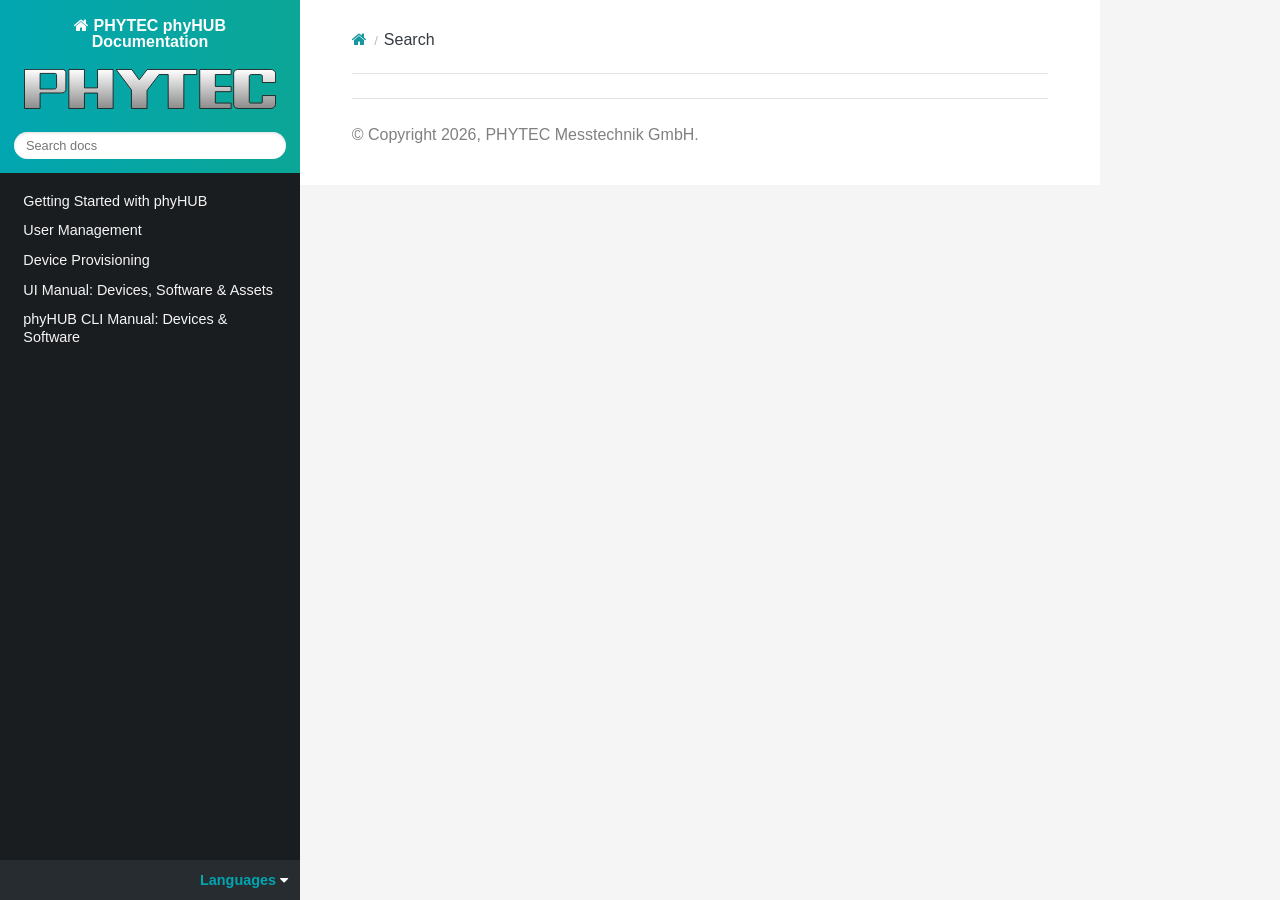
<file: search.html>
<!DOCTYPE html>
<html class="writer-html5" lang="en" data-content_root="./">
<head>
  <meta charset="utf-8" />
  <meta name="viewport" content="width=device-width, initial-scale=1.0" />
  <title>Search &mdash; PHYTEC phyHUB Documentation</title>
      <link rel="stylesheet" type="text/css" href="_static/pygments.css?v=e72c8e07" />
      <link rel="stylesheet" type="text/css" href="_static/css/theme.css?v=e59714d7" />
      <link rel="stylesheet" type="text/css" href="_static/css/phytec-theme.css?v=8424e4e6" />

  
    <link rel="shortcut icon" href="_static/favicon.ico"/>
    <link rel="canonical" href="https://phytec.github.io/doc-phyhub/search.html" />
    
      <script src="_static/jquery.js?v=5d32c60e"></script>
      <script src="_static/_sphinx_javascript_frameworks_compat.js?v=2cd50e6c"></script>
      <script src="_static/documentation_options.js?v=5929fcd5"></script>
      <script src="_static/doctools.js?v=9bcbadda"></script>
      <script src="_static/sphinx_highlight.js?v=dc90522c"></script>
    <script src="_static/js/theme.js"></script>
    <script src="_static/searchtools.js"></script>
    <script src="_static/language_data.js"></script>
    <link rel="index" title="Index" href="genindex.html" />
    <link rel="search" title="Search" href="#" /> 
</head>

<body class="wy-body-for-nav"> 
  <div class="wy-grid-for-nav">
    <nav data-toggle="wy-nav-shift" class="wy-nav-side">
      <div class="wy-side-scroll">
        <div class="wy-side-nav-search" >

          
          
          <a href="index.html" class="icon icon-home">
            PHYTEC phyHUB Documentation
              <img src="_static/logo-phytec.svg" class="logo" alt="Logo"/>
          </a>
<div role="search">
  <form id="rtd-search-form" class="wy-form" action="#" method="get">
    <input type="text" name="q" placeholder="Search docs" aria-label="Search docs" />
    <input type="hidden" name="check_keywords" value="yes" />
    <input type="hidden" name="area" value="default" />
  </form>
</div>
        </div><div class="wy-menu wy-menu-vertical" data-spy="affix" role="navigation" aria-label="Navigation menu">
              <ul>
<li class="toctree-l1"><a class="reference internal" href="getting-started.html">Getting Started with phyHUB</a></li>
<li class="toctree-l1"><a class="reference internal" href="user-management.html">User Management</a></li>
<li class="toctree-l1"><a class="reference internal" href="provisioning.html">Device Provisioning</a></li>
<li class="toctree-l1"><a class="reference internal" href="ui.html">UI Manual: Devices, Software &amp; Assets</a></li>
<li class="toctree-l1"><a class="reference internal" href="cli.html">phyHUB CLI Manual: Devices &amp; Software</a></li>
</ul>

        </div>
      </div>
    </nav>

    <section data-toggle="wy-nav-shift" class="wy-nav-content-wrap"><nav class="wy-nav-top" aria-label="Mobile navigation menu" >
          <i data-toggle="wy-nav-top" class="fa fa-bars"></i>
          <a href="index.html">PHYTEC phyHUB Documentation</a>
      </nav>

      <div class="wy-nav-content">
        <div class="rst-content">
          <div role="navigation" aria-label="Page navigation">
  <ul class="wy-breadcrumbs">
      <li><a href="index.html" class="icon icon-home" aria-label="Home"></a></li>
      <li class="breadcrumb-item active">Search</li>
      <li class="wy-breadcrumbs-aside">
      </li>
  </ul>
  <hr/>
</div>
          <div role="main" class="document" itemscope="itemscope" itemtype="http://schema.org/Article">
           <div itemprop="articleBody">
             
  <noscript>
  <div id="fallback" class="admonition warning">
    <p class="last">
      Please activate JavaScript to enable the search functionality.
    </p>
  </div>
  </noscript>

  
  <div id="search-results">
  
  </div>

           </div>
          </div>
          <footer>

  <hr/>

  <div role="contentinfo">
    <p>&#169; Copyright 2026, PHYTEC Messtechnik GmbH.</p>
  </div>

   

</footer>
        </div>
      </div>
    </section>
  </div>
  <div class="rst-versions" data-toggle="rst-versions" role="note" aria-label="versions">
  <span class="rst-current-version" data-toggle="rst-current-version">
    Languages
    <span class="fa fa-caret-down"></span>
  </span>
  <div class="rst-other-versions">
    
    <dl>
      <dt>Languages</dt>
        
          <dd><a href="https://phytec.github.io/doc-phyhub/index.html">en</a></dd>
        
    </dl>
    

    <div style="margin: 10px 0;"></div>
    <dl>
      <dt>Version</dt>
      <dd></dd>
    </dl>
  </div>
</div><script>
      jQuery(function () {
          SphinxRtdTheme.Navigation.enable(true);
      });
  </script>
  <script>
    jQuery(function() { Search.loadIndex("searchindex.js"); });
  </script>
  
  <script id="searchindexloader"></script>
   


</body>
</html>
</file>
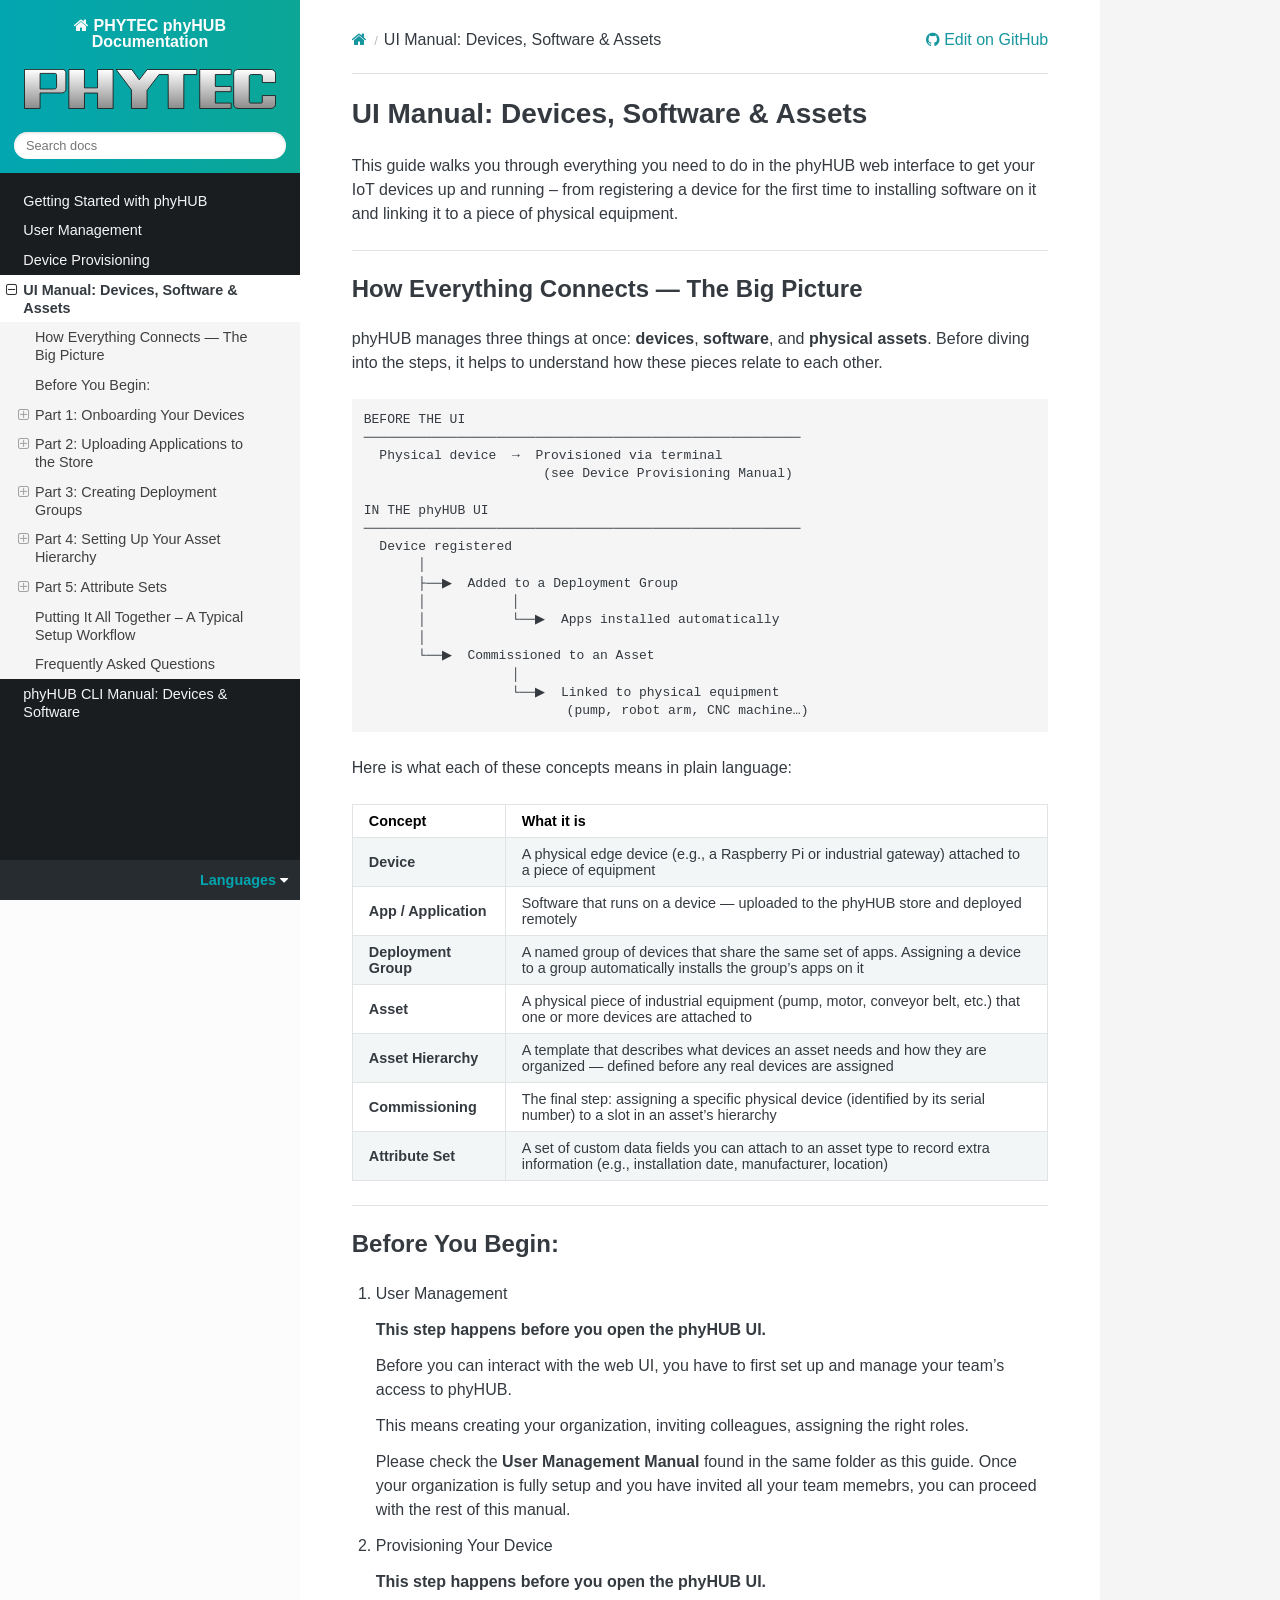
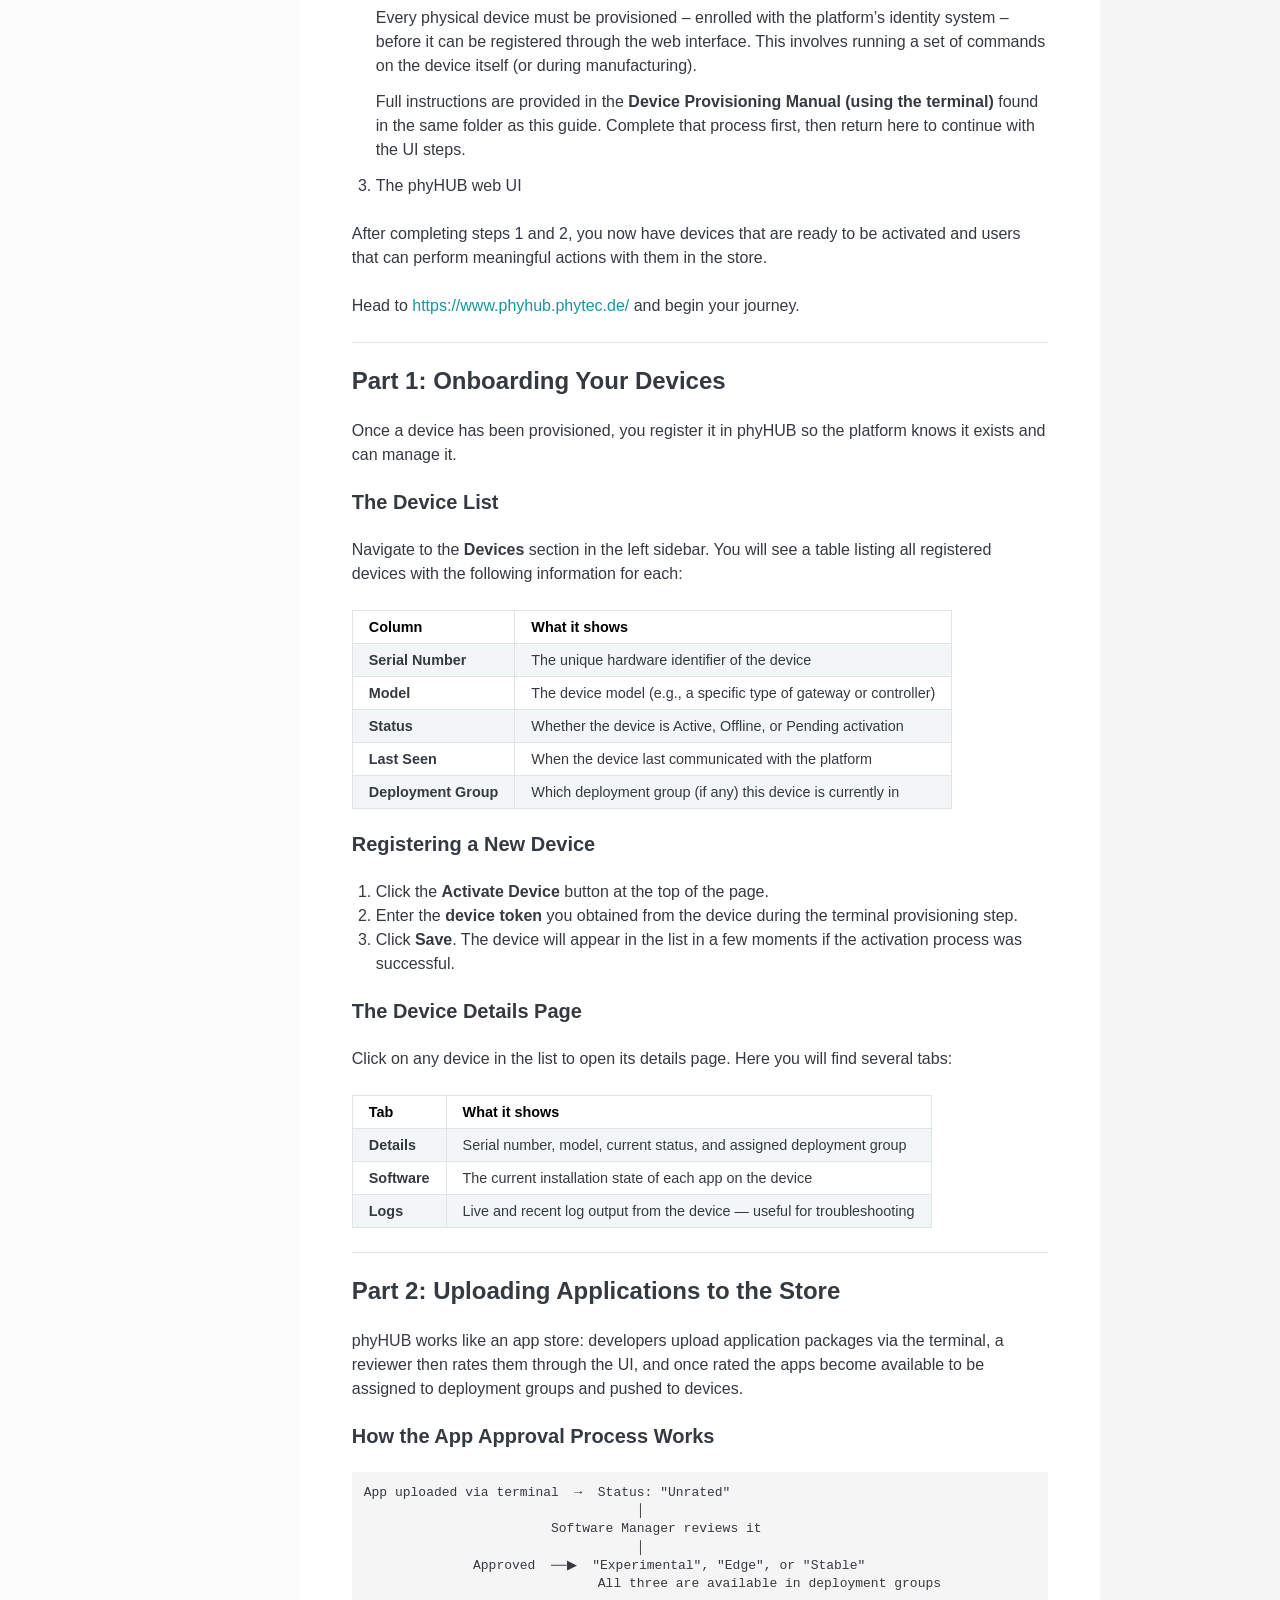
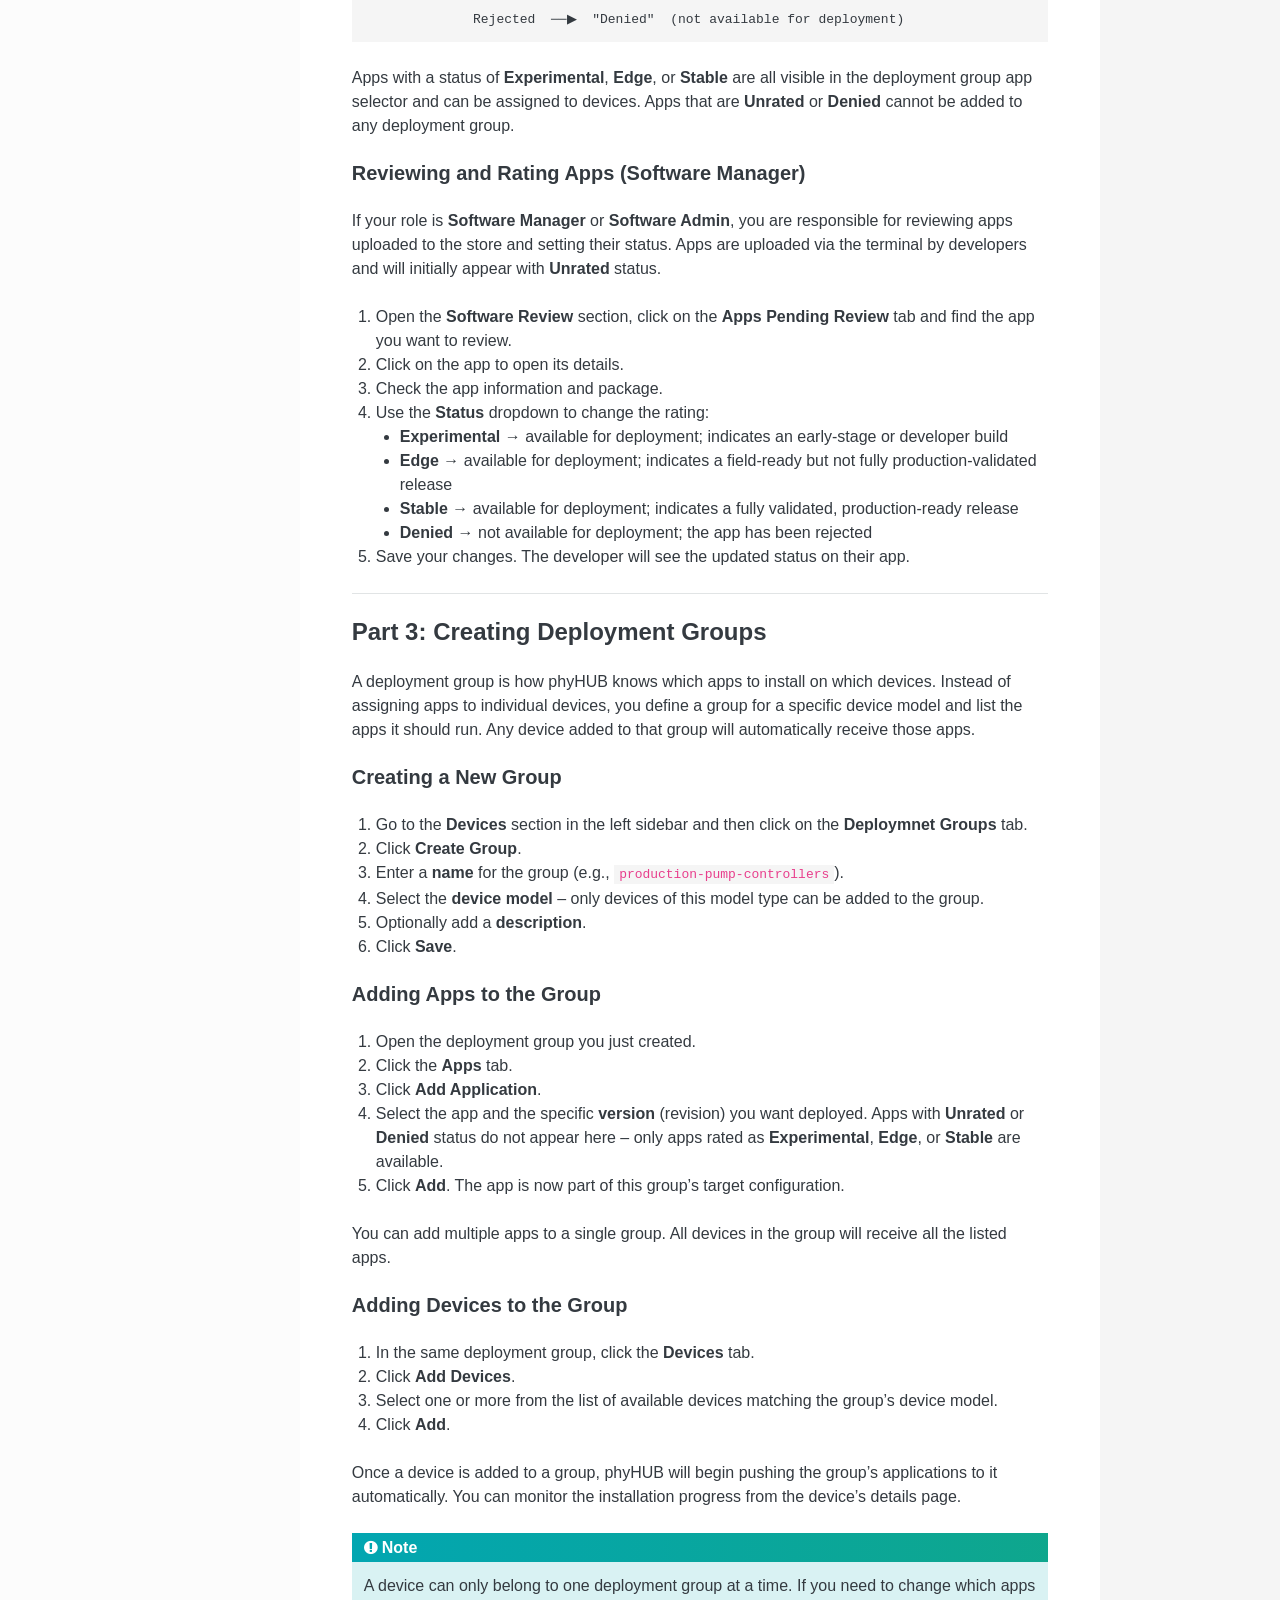
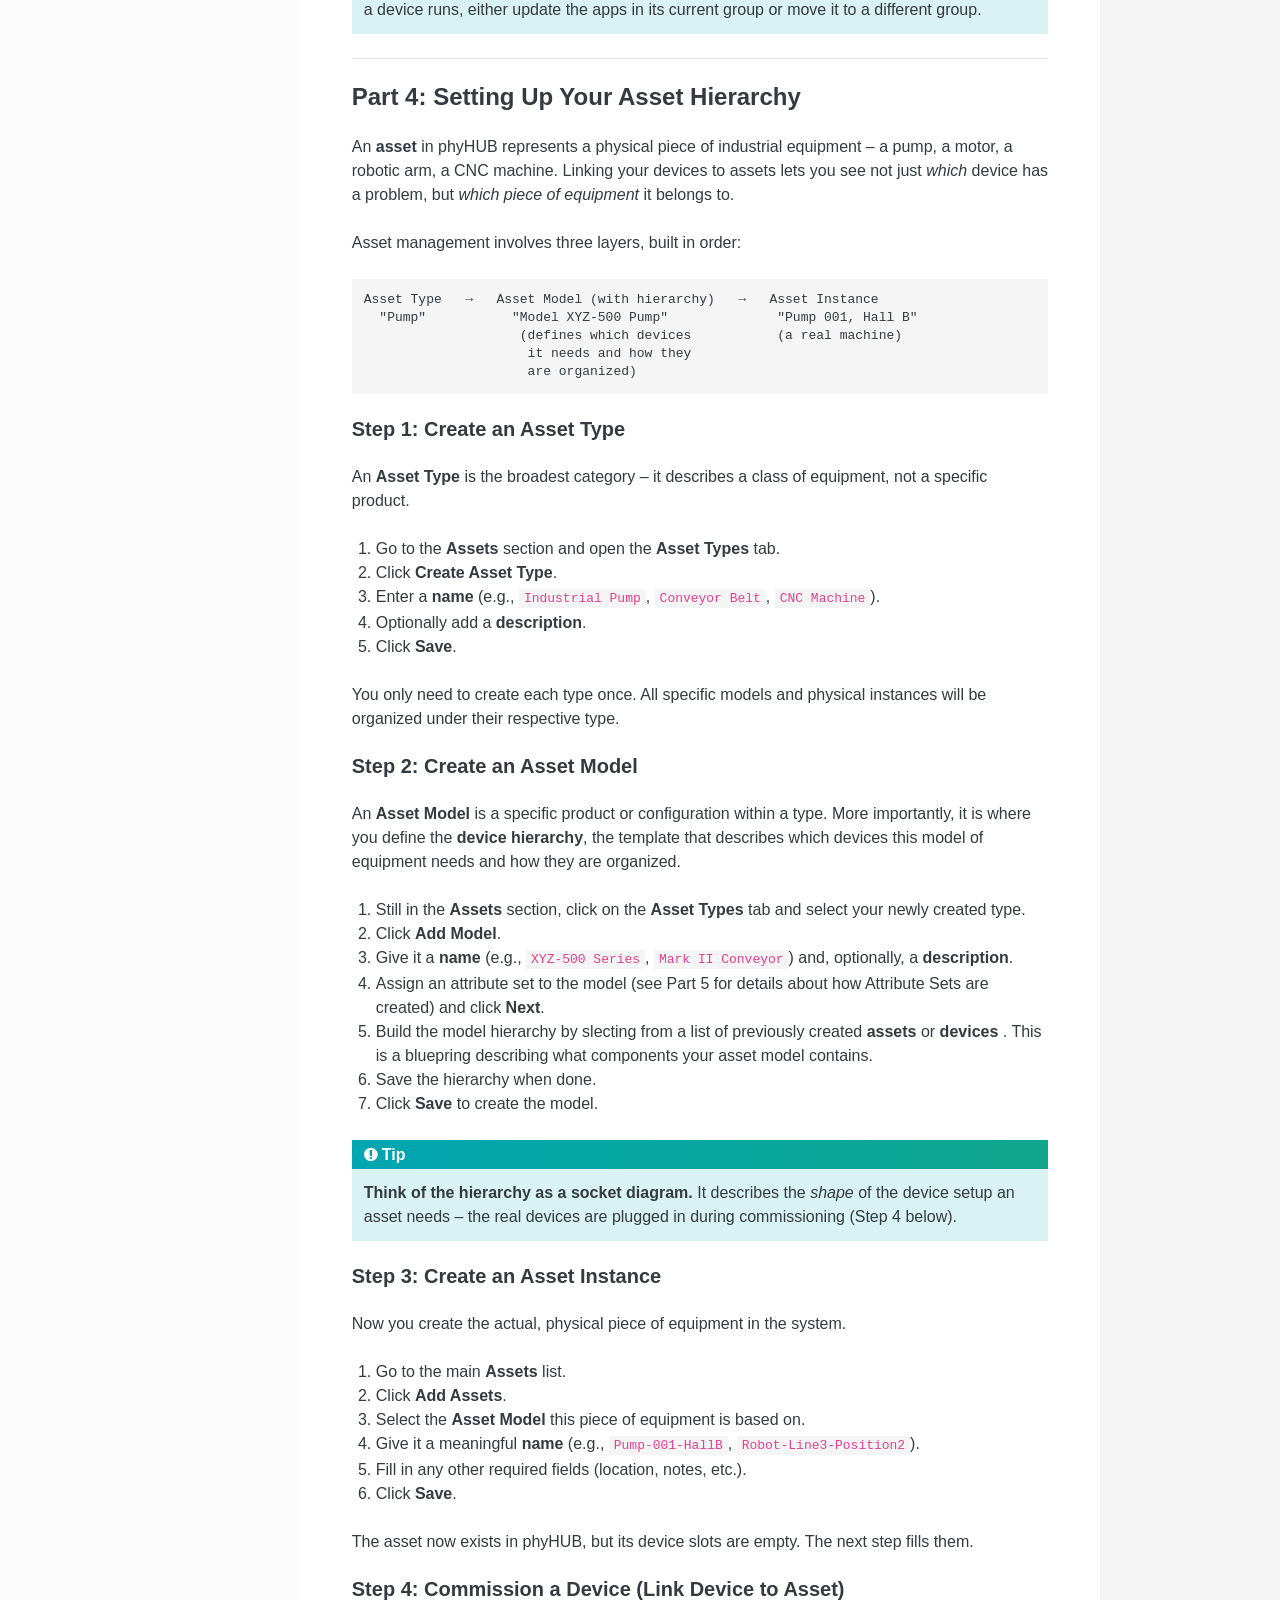
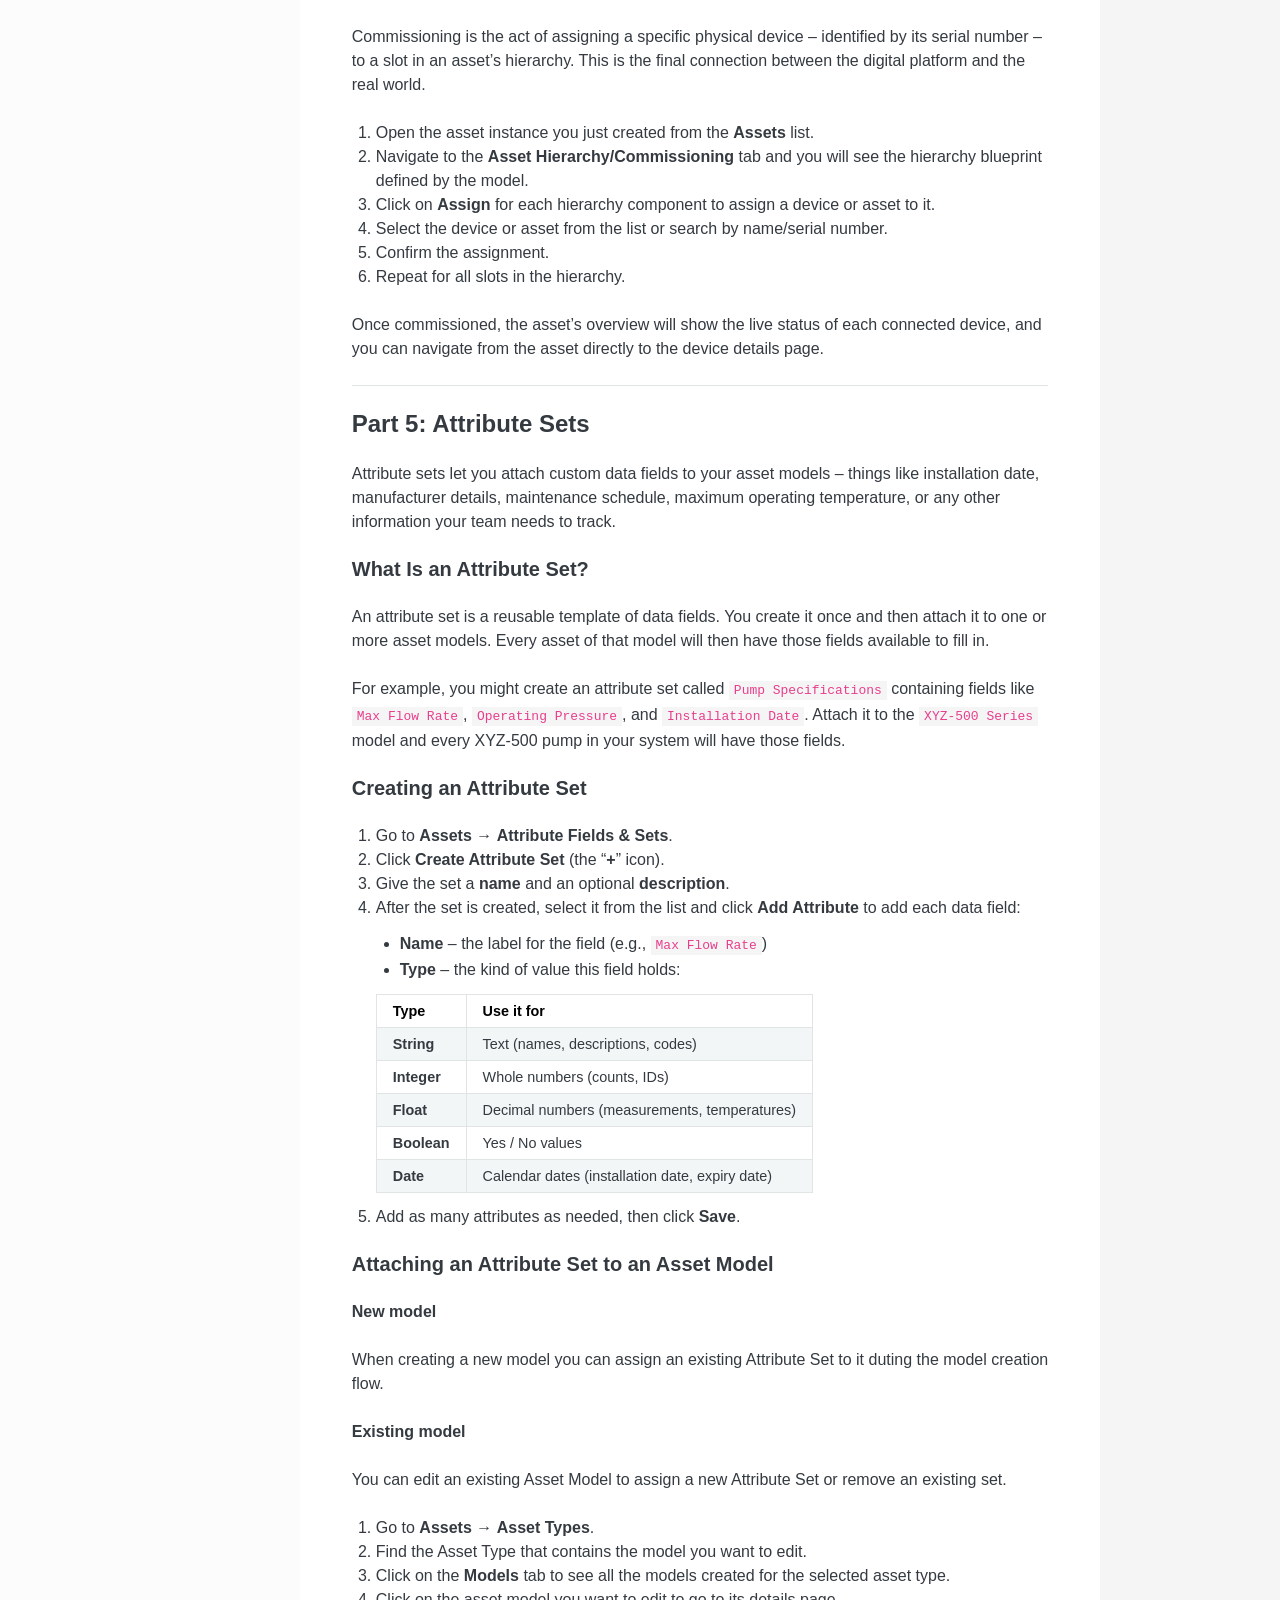
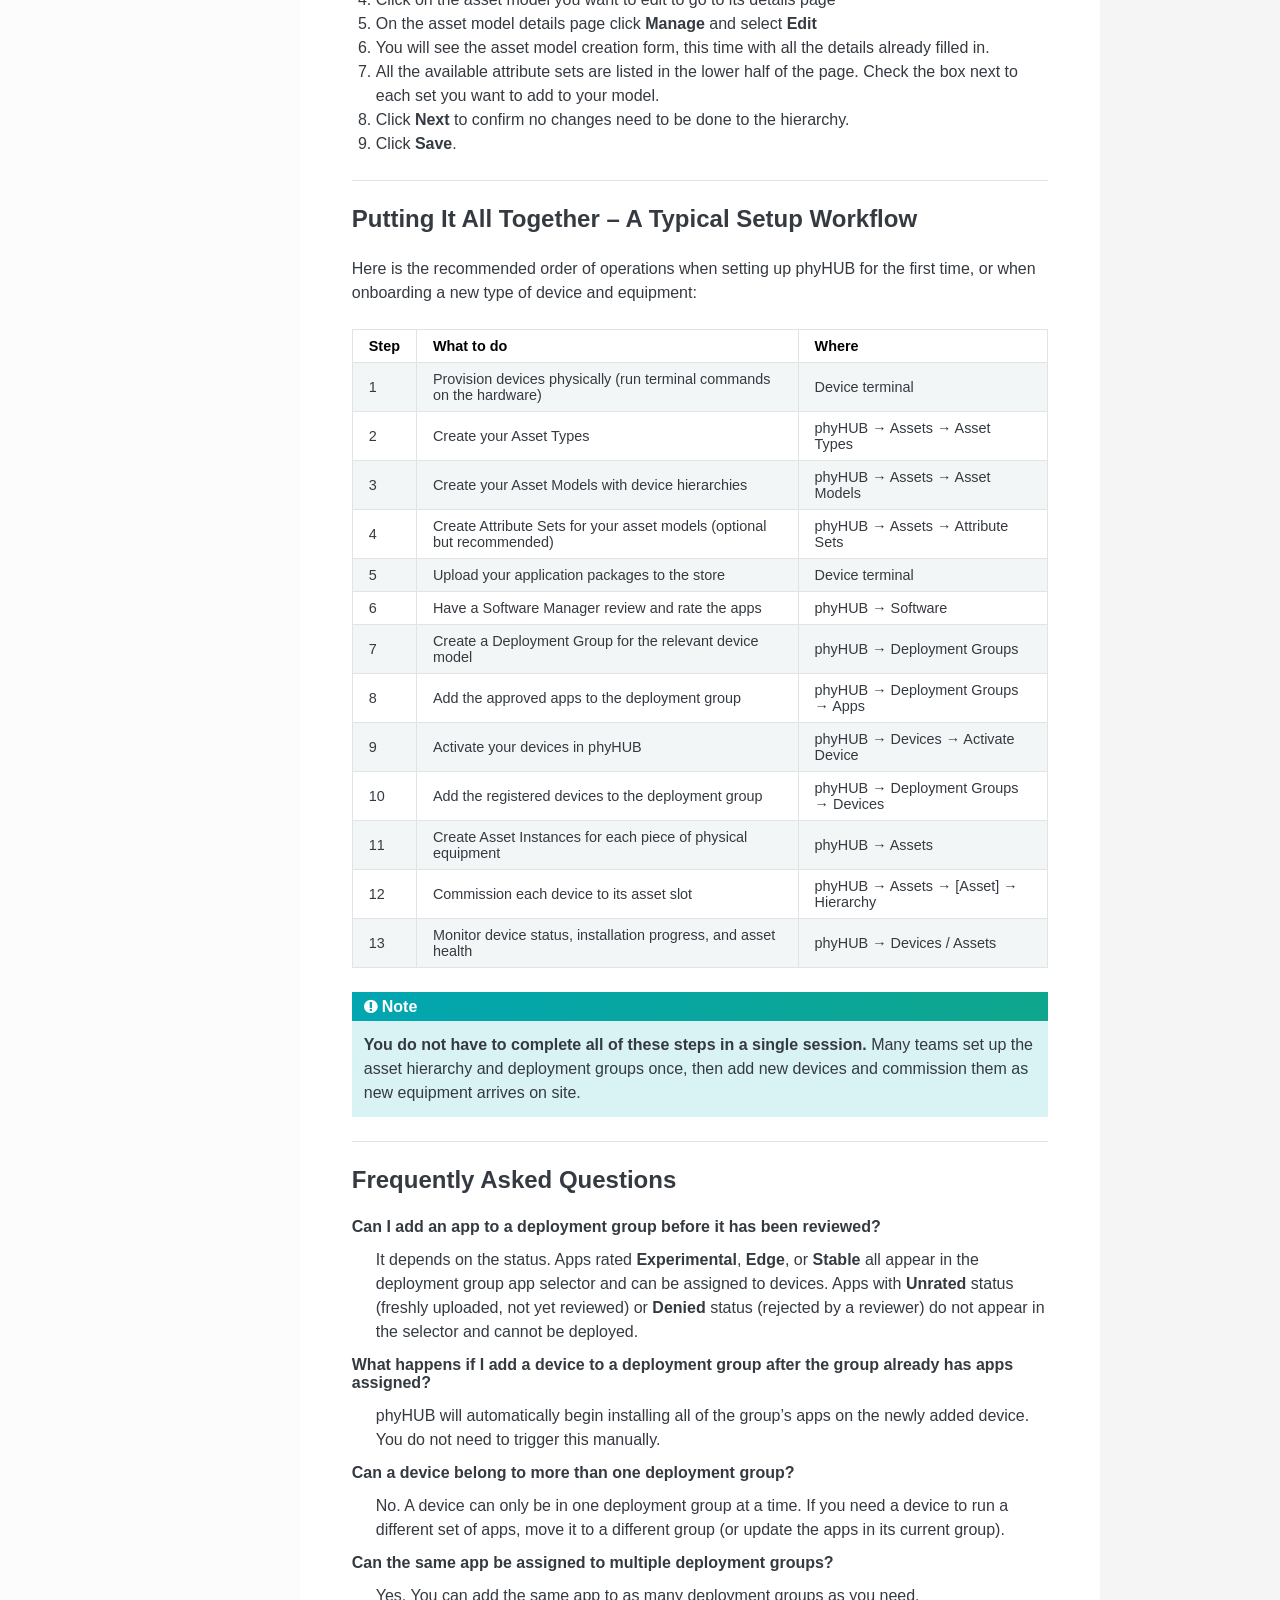
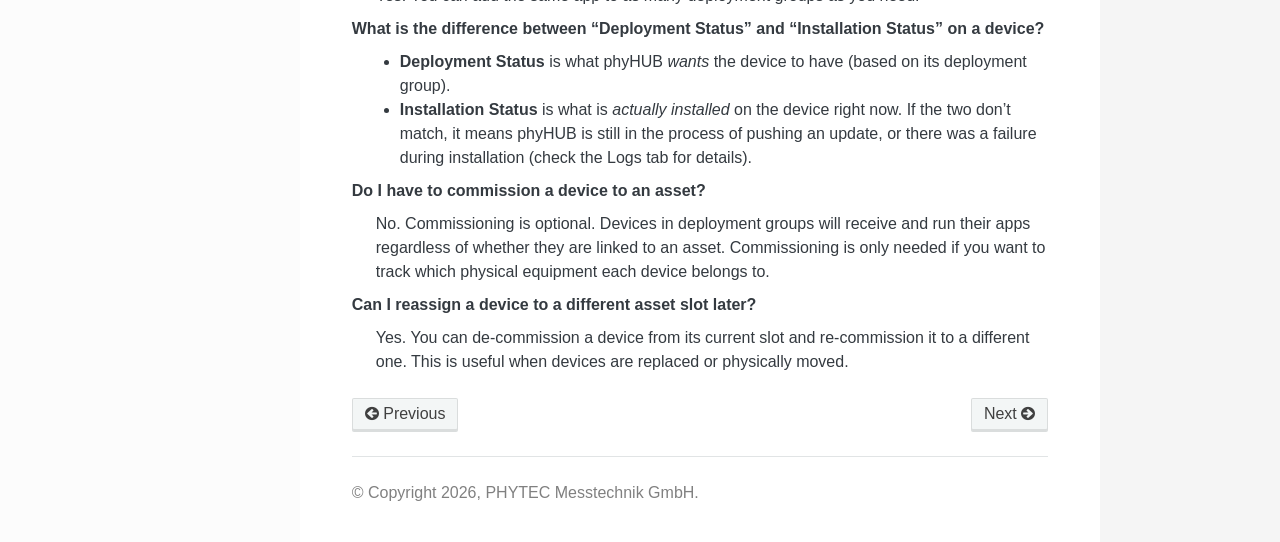
<file: ui.html>
<!DOCTYPE html>
<html class="writer-html5" lang="en" data-content_root="./">
<head>
  <meta charset="utf-8" /><meta name="viewport" content="width=device-width, initial-scale=1" />

  <meta name="viewport" content="width=device-width, initial-scale=1.0" />
  <title>UI Manual: Devices, Software &amp; Assets &mdash; PHYTEC phyHUB Documentation</title>
      <link rel="stylesheet" type="text/css" href="_static/pygments.css?v=e72c8e07" />
      <link rel="stylesheet" type="text/css" href="_static/css/theme.css?v=e59714d7" />
      <link rel="stylesheet" type="text/css" href="_static/css/phytec-theme.css?v=8424e4e6" />

  
    <link rel="shortcut icon" href="_static/favicon.ico"/>
    <link rel="canonical" href="https://phytec.github.io/doc-phyhub/ui.html" />
      <script src="_static/jquery.js?v=5d32c60e"></script>
      <script src="_static/_sphinx_javascript_frameworks_compat.js?v=2cd50e6c"></script>
      <script src="_static/documentation_options.js?v=5929fcd5"></script>
      <script src="_static/doctools.js?v=9bcbadda"></script>
      <script src="_static/sphinx_highlight.js?v=dc90522c"></script>
    <script src="_static/js/theme.js"></script>
    <link rel="index" title="Index" href="genindex.html" />
    <link rel="search" title="Search" href="search.html" />
    <link rel="next" title="phyHUB CLI Manual: Devices &amp; Software" href="cli.html" />
    <link rel="prev" title="Device Provisioning" href="provisioning.html" /> 
</head>

<body class="wy-body-for-nav"> 
  <div class="wy-grid-for-nav">
    <nav data-toggle="wy-nav-shift" class="wy-nav-side">
      <div class="wy-side-scroll">
        <div class="wy-side-nav-search" >

          
          
          <a href="index.html" class="icon icon-home">
            PHYTEC phyHUB Documentation
              <img src="_static/logo-phytec.svg" class="logo" alt="Logo"/>
          </a>
<div role="search">
  <form id="rtd-search-form" class="wy-form" action="search.html" method="get">
    <input type="text" name="q" placeholder="Search docs" aria-label="Search docs" />
    <input type="hidden" name="check_keywords" value="yes" />
    <input type="hidden" name="area" value="default" />
  </form>
</div>
        </div><div class="wy-menu wy-menu-vertical" data-spy="affix" role="navigation" aria-label="Navigation menu">
              <ul class="current">
<li class="toctree-l1"><a class="reference internal" href="getting-started.html">Getting Started with phyHUB</a></li>
<li class="toctree-l1"><a class="reference internal" href="user-management.html">User Management</a></li>
<li class="toctree-l1"><a class="reference internal" href="provisioning.html">Device Provisioning</a></li>
<li class="toctree-l1 current"><a class="current reference internal" href="#">UI Manual: Devices, Software &amp; Assets</a><ul>
<li class="toctree-l2"><a class="reference internal" href="#how-everything-connects-the-big-picture">How Everything Connects — The Big Picture</a></li>
<li class="toctree-l2"><a class="reference internal" href="#before-you-begin">Before You Begin:</a></li>
<li class="toctree-l2"><a class="reference internal" href="#part-1-onboarding-your-devices">Part 1: Onboarding Your Devices</a><ul>
<li class="toctree-l3"><a class="reference internal" href="#the-device-list">The Device List</a></li>
<li class="toctree-l3"><a class="reference internal" href="#registering-a-new-device">Registering a New Device</a></li>
<li class="toctree-l3"><a class="reference internal" href="#the-device-details-page">The Device Details Page</a></li>
</ul>
</li>
<li class="toctree-l2"><a class="reference internal" href="#part-2-uploading-applications-to-the-store">Part 2: Uploading Applications to the Store</a><ul>
<li class="toctree-l3"><a class="reference internal" href="#how-the-app-approval-process-works">How the App Approval Process Works</a></li>
<li class="toctree-l3"><a class="reference internal" href="#reviewing-and-rating-apps-software-manager">Reviewing and Rating Apps (Software Manager)</a></li>
</ul>
</li>
<li class="toctree-l2"><a class="reference internal" href="#part-3-creating-deployment-groups">Part 3: Creating Deployment Groups</a><ul>
<li class="toctree-l3"><a class="reference internal" href="#creating-a-new-group">Creating a New Group</a></li>
<li class="toctree-l3"><a class="reference internal" href="#adding-apps-to-the-group">Adding Apps to the Group</a></li>
<li class="toctree-l3"><a class="reference internal" href="#adding-devices-to-the-group">Adding Devices to the Group</a></li>
</ul>
</li>
<li class="toctree-l2"><a class="reference internal" href="#part-4-setting-up-your-asset-hierarchy">Part 4: Setting Up Your Asset Hierarchy</a><ul>
<li class="toctree-l3"><a class="reference internal" href="#step-1-create-an-asset-type">Step 1: Create an Asset Type</a></li>
<li class="toctree-l3"><a class="reference internal" href="#step-2-create-an-asset-model">Step 2: Create an Asset Model</a></li>
<li class="toctree-l3"><a class="reference internal" href="#step-3-create-an-asset-instance">Step 3: Create an Asset Instance</a></li>
<li class="toctree-l3"><a class="reference internal" href="#step-4-commission-a-device-link-device-to-asset">Step 4: Commission a Device (Link Device to Asset)</a></li>
</ul>
</li>
<li class="toctree-l2"><a class="reference internal" href="#part-5-attribute-sets">Part 5: Attribute Sets</a><ul>
<li class="toctree-l3"><a class="reference internal" href="#what-is-an-attribute-set">What Is an Attribute Set?</a></li>
<li class="toctree-l3"><a class="reference internal" href="#creating-an-attribute-set">Creating an Attribute Set</a></li>
<li class="toctree-l3"><a class="reference internal" href="#attaching-an-attribute-set-to-an-asset-model">Attaching an Attribute Set to an Asset Model</a></li>
</ul>
</li>
<li class="toctree-l2"><a class="reference internal" href="#putting-it-all-together-a-typical-setup-workflow">Putting It All Together – A Typical Setup Workflow</a></li>
<li class="toctree-l2"><a class="reference internal" href="#frequently-asked-questions">Frequently Asked Questions</a></li>
</ul>
</li>
<li class="toctree-l1"><a class="reference internal" href="cli.html">phyHUB CLI Manual: Devices &amp; Software</a></li>
</ul>

        </div>
      </div>
    </nav>

    <section data-toggle="wy-nav-shift" class="wy-nav-content-wrap"><nav class="wy-nav-top" aria-label="Mobile navigation menu" >
          <i data-toggle="wy-nav-top" class="fa fa-bars"></i>
          <a href="index.html">PHYTEC phyHUB Documentation</a>
      </nav>

      <div class="wy-nav-content">
        <div class="rst-content">
          <div role="navigation" aria-label="Page navigation">
  <ul class="wy-breadcrumbs">
      <li><a href="index.html" class="icon icon-home" aria-label="Home"></a></li>
      <li class="breadcrumb-item active">UI Manual: Devices, Software &amp; Assets</li>
      <li class="wy-breadcrumbs-aside">
              <a href="https://github.com/phytec/doc-phyhub/blob/main/source/ui.rst" class="fa fa-github"> Edit on GitHub</a>
      </li>
  </ul>
  <hr/>
</div>
          <div role="main" class="document" itemscope="itemscope" itemtype="http://schema.org/Article">
           <div itemprop="articleBody">
             
  <section id="ui-manual-devices-software-assets">
<h1>UI Manual: Devices, Software &amp; Assets<a class="headerlink" href="#ui-manual-devices-software-assets" title="Link to this heading"></a></h1>
<p>This guide walks you through everything you need to do in the phyHUB web
interface to get your IoT devices up and running – from registering a device
for the first time to installing software on it and linking it to a piece of
physical equipment.</p>
<hr class="docutils" />
<section id="how-everything-connects-the-big-picture">
<h2>How Everything Connects — The Big Picture<a class="headerlink" href="#how-everything-connects-the-big-picture" title="Link to this heading"></a></h2>
<p>phyHUB manages three things at once: <strong>devices</strong>, <strong>software</strong>, and <strong>physical
assets</strong>. Before diving into the steps, it helps to understand how these pieces
relate to each other.</p>
<div class="highlight-none notranslate"><div class="highlight"><pre><span></span>BEFORE THE UI
────────────────────────────────────────────────────────
  Physical device  →  Provisioned via terminal
                       (see Device Provisioning Manual)

IN THE phyHUB UI
────────────────────────────────────────────────────────
  Device registered
       │
       ├──▶  Added to a Deployment Group
       │           │
       │           └──▶  Apps installed automatically
       │
       └──▶  Commissioned to an Asset
                   │
                   └──▶  Linked to physical equipment
                          (pump, robot arm, CNC machine…)
</pre></div>
</div>
<p>Here is what each of these concepts means in plain language:</p>
<table class="docutils align-default">
<thead>
<tr class="row-odd"><th class="head"><p>Concept</p></th>
<th class="head"><p>What it is</p></th>
</tr>
</thead>
<tbody>
<tr class="row-even"><td><p><strong>Device</strong></p></td>
<td><p>A physical edge device (e.g., a
Raspberry Pi or industrial
gateway) attached to a piece of
equipment</p></td>
</tr>
<tr class="row-odd"><td><p><strong>App / Application</strong></p></td>
<td><p>Software that runs on a device —
uploaded to the phyHUB store and
deployed remotely</p></td>
</tr>
<tr class="row-even"><td><p><strong>Deployment Group</strong></p></td>
<td><p>A named group of devices that
share the same set of apps.
Assigning a device to a group
automatically installs the
group’s apps on it</p></td>
</tr>
<tr class="row-odd"><td><p><strong>Asset</strong></p></td>
<td><p>A physical piece of industrial
equipment (pump, motor, conveyor
belt, etc.) that one or more
devices are attached to</p></td>
</tr>
<tr class="row-even"><td><p><strong>Asset Hierarchy</strong></p></td>
<td><p>A template that describes what
devices an asset needs and how
they are organized — defined
before any real devices are
assigned</p></td>
</tr>
<tr class="row-odd"><td><p><strong>Commissioning</strong></p></td>
<td><p>The final step: assigning a
specific physical device
(identified by its serial number)
to a slot in an asset’s hierarchy</p></td>
</tr>
<tr class="row-even"><td><p><strong>Attribute Set</strong></p></td>
<td><p>A set of custom data fields you
can attach to an asset type to
record extra information (e.g.,
installation date, manufacturer,
location)</p></td>
</tr>
</tbody>
</table>
</section>
<hr class="docutils" />
<section id="before-you-begin">
<h2>Before You Begin:<a class="headerlink" href="#before-you-begin" title="Link to this heading"></a></h2>
<ol class="arabic">
<li><p>User Management</p>
<p><strong>This step happens before you open the phyHUB UI.</strong></p>
<p>Before you can interact with the web UI, you have to first set up and manage
your team’s access to phyHUB.</p>
<p>This means creating your organization, inviting colleagues, assigning the
right roles.</p>
<p>Please check the <strong>User Management Manual</strong> found in the same folder as this
guide. Once your organization is fully setup and you have invited all your
team memebrs, you can proceed with the rest of this manual.</p>
</li>
<li><p>Provisioning Your Device</p>
<p><strong>This step happens before you open the phyHUB UI.</strong></p>
<p>Every physical device must be provisioned – enrolled with the platform’s
identity system – before it can be registered through the web interface.
This involves running a set of commands on the device itself (or during
manufacturing).</p>
<p>Full instructions are provided in the <strong>Device Provisioning Manual (using the
terminal)</strong> found in the same folder as this guide. Complete that process
first, then return here to continue with the UI steps.</p>
</li>
<li><p>The phyHUB web UI</p></li>
</ol>
<p>After completing steps 1 and 2, you now have devices that are ready to be
activated and users that can perform meaningful actions with them in the store.</p>
<p>Head to <a class="reference external" href="https://www.phyhub.phytec.de/">https://www.phyhub.phytec.de/</a> and begin your journey.</p>
</section>
<hr class="docutils" />
<section id="part-1-onboarding-your-devices">
<h2>Part 1: Onboarding Your Devices<a class="headerlink" href="#part-1-onboarding-your-devices" title="Link to this heading"></a></h2>
<p>Once a device has been provisioned, you register it in phyHUB so the platform
knows it exists and can manage it.</p>
<section id="the-device-list">
<h3>The Device List<a class="headerlink" href="#the-device-list" title="Link to this heading"></a></h3>
<p>Navigate to the <strong>Devices</strong> section in the left sidebar. You will see a table
listing all registered devices with the following information for each:</p>
<table class="docutils align-default">
<thead>
<tr class="row-odd"><th class="head"><p>Column</p></th>
<th class="head"><p>What it shows</p></th>
</tr>
</thead>
<tbody>
<tr class="row-even"><td><p><strong>Serial Number</strong></p></td>
<td><p>The unique hardware identifier of
the device</p></td>
</tr>
<tr class="row-odd"><td><p><strong>Model</strong></p></td>
<td><p>The device model (e.g., a
specific type of gateway or
controller)</p></td>
</tr>
<tr class="row-even"><td><p><strong>Status</strong></p></td>
<td><p>Whether the device is Active,
Offline, or Pending activation</p></td>
</tr>
<tr class="row-odd"><td><p><strong>Last Seen</strong></p></td>
<td><p>When the device last communicated
with the platform</p></td>
</tr>
<tr class="row-even"><td><p><strong>Deployment Group</strong></p></td>
<td><p>Which deployment group (if any)
this device is currently in</p></td>
</tr>
</tbody>
</table>
</section>
<section id="registering-a-new-device">
<h3>Registering a New Device<a class="headerlink" href="#registering-a-new-device" title="Link to this heading"></a></h3>
<ol class="arabic simple">
<li><p>Click the <strong>Activate Device</strong> button at the top of the page.</p></li>
<li><p>Enter the <strong>device token</strong> you obtained from the device during the terminal
provisioning step.</p></li>
<li><p>Click <strong>Save</strong>. The device will appear in the list in a few moments if the
activation process was successful.</p></li>
</ol>
</section>
<section id="the-device-details-page">
<h3>The Device Details Page<a class="headerlink" href="#the-device-details-page" title="Link to this heading"></a></h3>
<p>Click on any device in the list to open its details page. Here you will find
several tabs:</p>
<table class="docutils align-default">
<thead>
<tr class="row-odd"><th class="head"><p>Tab</p></th>
<th class="head"><p>What it shows</p></th>
</tr>
</thead>
<tbody>
<tr class="row-even"><td><p><strong>Details</strong></p></td>
<td><p>Serial number, model, current
status, and assigned deployment
group</p></td>
</tr>
<tr class="row-odd"><td><p><strong>Software</strong></p></td>
<td><p>The current installation state of
each app on the device</p></td>
</tr>
<tr class="row-even"><td><p><strong>Logs</strong></p></td>
<td><p>Live and recent log output from
the device — useful for
troubleshooting</p></td>
</tr>
</tbody>
</table>
</section>
</section>
<hr class="docutils" />
<section id="part-2-uploading-applications-to-the-store">
<h2>Part 2: Uploading Applications to the Store<a class="headerlink" href="#part-2-uploading-applications-to-the-store" title="Link to this heading"></a></h2>
<p>phyHUB works like an app store: developers upload application packages via the
terminal, a reviewer then rates them through the UI, and once rated the apps
become available to be assigned to deployment groups and pushed to devices.</p>
<section id="how-the-app-approval-process-works">
<h3>How the App Approval Process Works<a class="headerlink" href="#how-the-app-approval-process-works" title="Link to this heading"></a></h3>
<div class="highlight-none notranslate"><div class="highlight"><pre><span></span>App uploaded via terminal  →  Status: "Unrated"
                                   │
                        Software Manager reviews it
                                   │
              Approved  ──▶  "Experimental", "Edge", or "Stable"
                              All three are available in deployment groups

              Rejected  ──▶  "Denied"  (not available for deployment)
</pre></div>
</div>
<p>Apps with a status of <strong>Experimental</strong>, <strong>Edge</strong>, or <strong>Stable</strong> are all visible
in the deployment group app selector and can be assigned to devices. Apps that
are <strong>Unrated</strong> or <strong>Denied</strong> cannot be added to any deployment group.</p>
</section>
<section id="reviewing-and-rating-apps-software-manager">
<h3>Reviewing and Rating Apps (Software Manager)<a class="headerlink" href="#reviewing-and-rating-apps-software-manager" title="Link to this heading"></a></h3>
<p>If your role is <strong>Software Manager</strong> or <strong>Software Admin</strong>, you are responsible
for reviewing apps uploaded to the store and setting their status. Apps are
uploaded via the terminal by developers and will initially appear with
<strong>Unrated</strong> status.</p>
<ol class="arabic simple">
<li><p>Open the <strong>Software Review</strong> section, click on the <strong>Apps Pending Review</strong>
tab and find the app you want to review.</p></li>
<li><p>Click on the app to open its details.</p></li>
<li><p>Check the app information and package.</p></li>
<li><p>Use the <strong>Status</strong> dropdown to change the rating:</p>
<ul class="simple">
<li><p><strong>Experimental</strong> → available for deployment; indicates an early-stage or
developer build</p></li>
<li><p><strong>Edge</strong> → available for deployment; indicates a field-ready but not fully
production-validated release</p></li>
<li><p><strong>Stable</strong> → available for deployment; indicates a fully validated,
production-ready release</p></li>
<li><p><strong>Denied</strong> → not available for deployment; the app has been rejected</p></li>
</ul>
</li>
<li><p>Save your changes. The developer will see the updated status on their app.</p></li>
</ol>
</section>
</section>
<hr class="docutils" />
<section id="part-3-creating-deployment-groups">
<h2>Part 3: Creating Deployment Groups<a class="headerlink" href="#part-3-creating-deployment-groups" title="Link to this heading"></a></h2>
<p>A deployment group is how phyHUB knows which apps to install on which devices.
Instead of assigning apps to individual devices, you define a group for a
specific device model and list the apps it should run. Any device added to that
group will automatically receive those apps.</p>
<section id="creating-a-new-group">
<h3>Creating a New Group<a class="headerlink" href="#creating-a-new-group" title="Link to this heading"></a></h3>
<ol class="arabic simple">
<li><p>Go to the <strong>Devices</strong> section in the left sidebar and then click on the
<strong>Deploymnet Groups</strong> tab.</p></li>
<li><p>Click <strong>Create Group</strong>.</p></li>
<li><p>Enter a <strong>name</strong> for the group (e.g., <code class="docutils literal notranslate"><span class="pre">production-pump-controllers</span></code>).</p></li>
<li><p>Select the <strong>device model</strong> – only devices of this model type can be added to
the group.</p></li>
<li><p>Optionally add a <strong>description</strong>.</p></li>
<li><p>Click <strong>Save</strong>.</p></li>
</ol>
</section>
<section id="adding-apps-to-the-group">
<h3>Adding Apps to the Group<a class="headerlink" href="#adding-apps-to-the-group" title="Link to this heading"></a></h3>
<ol class="arabic simple">
<li><p>Open the deployment group you just created.</p></li>
<li><p>Click the <strong>Apps</strong> tab.</p></li>
<li><p>Click <strong>Add Application</strong>.</p></li>
<li><p>Select the app and the specific <strong>version</strong> (revision) you want deployed.
Apps with <strong>Unrated</strong> or <strong>Denied</strong> status do not appear here – only apps
rated as <strong>Experimental</strong>, <strong>Edge</strong>, or <strong>Stable</strong> are available.</p></li>
<li><p>Click <strong>Add</strong>. The app is now part of this group’s target configuration.</p></li>
</ol>
<p>You can add multiple apps to a single group. All devices in the group
will receive all the listed apps.</p>
</section>
<section id="adding-devices-to-the-group">
<h3>Adding Devices to the Group<a class="headerlink" href="#adding-devices-to-the-group" title="Link to this heading"></a></h3>
<ol class="arabic simple">
<li><p>In the same deployment group, click the <strong>Devices</strong> tab.</p></li>
<li><p>Click <strong>Add Devices</strong>.</p></li>
<li><p>Select one or more from the list of available devices matching the group’s
device model.</p></li>
<li><p>Click <strong>Add</strong>.</p></li>
</ol>
<p>Once a device is added to a group, phyHUB will begin pushing the group’s
applications to it automatically. You can monitor the installation progress from
the device’s details page.</p>
<div class="admonition note">
<p class="admonition-title">Note</p>
<p>A device can only belong to one deployment group at a time. If you need to
change which apps a device runs, either update the apps in its current group
or move it to a different group.</p>
</div>
</section>
</section>
<hr class="docutils" />
<section id="part-4-setting-up-your-asset-hierarchy">
<h2>Part 4: Setting Up Your Asset Hierarchy<a class="headerlink" href="#part-4-setting-up-your-asset-hierarchy" title="Link to this heading"></a></h2>
<p>An <strong>asset</strong> in phyHUB represents a physical piece of industrial equipment – a
pump, a motor, a robotic arm, a CNC machine. Linking your devices to assets lets
you see not just <em>which</em> device has a problem, but <em>which piece of equipment</em> it
belongs to.</p>
<p>Asset management involves three layers, built in order:</p>
<div class="highlight-none notranslate"><div class="highlight"><pre><span></span>Asset Type   →   Asset Model (with hierarchy)   →   Asset Instance
  "Pump"           "Model XYZ-500 Pump"              "Pump 001, Hall B"
                    (defines which devices           (a real machine)
                     it needs and how they
                     are organized)
</pre></div>
</div>
<section id="step-1-create-an-asset-type">
<h3>Step 1: Create an Asset Type<a class="headerlink" href="#step-1-create-an-asset-type" title="Link to this heading"></a></h3>
<p>An <strong>Asset Type</strong> is the broadest category – it describes a class of equipment,
not a specific product.</p>
<ol class="arabic simple">
<li><p>Go to the <strong>Assets</strong> section and open the <strong>Asset Types</strong> tab.</p></li>
<li><p>Click <strong>Create Asset Type</strong>.</p></li>
<li><p>Enter a <strong>name</strong> (e.g., <code class="docutils literal notranslate"><span class="pre">Industrial</span> <span class="pre">Pump</span></code>, <code class="docutils literal notranslate"><span class="pre">Conveyor</span> <span class="pre">Belt</span></code>, <code class="docutils literal notranslate"><span class="pre">CNC</span>
<span class="pre">Machine</span></code>).</p></li>
<li><p>Optionally add a <strong>description</strong>.</p></li>
<li><p>Click <strong>Save</strong>.</p></li>
</ol>
<p>You only need to create each type once. All specific models and physical
instances will be organized under their respective type.</p>
</section>
<section id="step-2-create-an-asset-model">
<h3>Step 2: Create an Asset Model<a class="headerlink" href="#step-2-create-an-asset-model" title="Link to this heading"></a></h3>
<p>An <strong>Asset Model</strong> is a specific product or configuration within a type. More
importantly, it is where you define the <strong>device hierarchy</strong>, the template that
describes which devices this model of equipment needs and how they are
organized.</p>
<ol class="arabic simple">
<li><p>Still in the <strong>Assets</strong> section, click on the <strong>Asset Types</strong> tab and select
your newly created type.</p></li>
<li><p>Click <strong>Add Model</strong>.</p></li>
<li><p>Give it a <strong>name</strong> (e.g., <code class="docutils literal notranslate"><span class="pre">XYZ-500</span> <span class="pre">Series</span></code>, <code class="docutils literal notranslate"><span class="pre">Mark</span> <span class="pre">II</span> <span class="pre">Conveyor</span></code>) and,
optionally, a <strong>description</strong>.</p></li>
<li><p>Assign an attribute set to the model (see Part 5 for details about how
Attribute Sets are created) and click <strong>Next</strong>.</p></li>
<li><p>Build the model hierarchy by slecting from a list of previously created
<strong>assets</strong> or <strong>devices</strong> . This is a bluepring describing what components
your asset model contains.</p></li>
<li><p>Save the hierarchy when done.</p></li>
<li><p>Click <strong>Save</strong> to create the model.</p></li>
</ol>
<div class="admonition tip">
<p class="admonition-title">Tip</p>
<p><strong>Think of the hierarchy as a socket diagram.</strong> It describes the <em>shape</em> of
the device setup an asset needs – the real devices are plugged in during
commissioning (Step 4 below).</p>
</div>
</section>
<section id="step-3-create-an-asset-instance">
<h3>Step 3: Create an Asset Instance<a class="headerlink" href="#step-3-create-an-asset-instance" title="Link to this heading"></a></h3>
<p>Now you create the actual, physical piece of equipment in the system.</p>
<ol class="arabic simple">
<li><p>Go to the main <strong>Assets</strong> list.</p></li>
<li><p>Click <strong>Add Assets</strong>.</p></li>
<li><p>Select the <strong>Asset Model</strong> this piece of equipment is based on.</p></li>
<li><p>Give it a meaningful <strong>name</strong> (e.g., <code class="docutils literal notranslate"><span class="pre">Pump-001-HallB</span></code>,
<code class="docutils literal notranslate"><span class="pre">Robot-Line3-Position2</span></code>).</p></li>
<li><p>Fill in any other required fields (location, notes, etc.).</p></li>
<li><p>Click <strong>Save</strong>.</p></li>
</ol>
<p>The asset now exists in phyHUB, but its device slots are empty. The next step
fills them.</p>
</section>
<section id="step-4-commission-a-device-link-device-to-asset">
<h3>Step 4: Commission a Device (Link Device to Asset)<a class="headerlink" href="#step-4-commission-a-device-link-device-to-asset" title="Link to this heading"></a></h3>
<p>Commissioning is the act of assigning a specific physical device – identified
by its serial number – to a slot in an asset’s hierarchy. This is the final
connection between the digital platform and the real world.</p>
<ol class="arabic simple">
<li><p>Open the asset instance you just created from the <strong>Assets</strong> list.</p></li>
<li><p>Navigate to the <strong>Asset Hierarchy/Commissioning</strong> tab and you will see the
hierarchy blueprint defined by the model.</p></li>
<li><p>Click on <strong>Assign</strong> for each hierarchy component to assign a device or asset
to it.</p></li>
<li><p>Select the device or asset from the list or search by name/serial number.</p></li>
<li><p>Confirm the assignment.</p></li>
<li><p>Repeat for all slots in the hierarchy.</p></li>
</ol>
<p>Once commissioned, the asset’s overview will show the live status of each
connected device, and you can navigate from the asset directly to the device
details page.</p>
</section>
</section>
<hr class="docutils" />
<section id="part-5-attribute-sets">
<h2>Part 5: Attribute Sets<a class="headerlink" href="#part-5-attribute-sets" title="Link to this heading"></a></h2>
<p>Attribute sets let you attach custom data fields to your asset models – things
like installation date, manufacturer details, maintenance schedule, maximum
operating temperature, or any other information your team needs to track.</p>
<section id="what-is-an-attribute-set">
<h3>What Is an Attribute Set?<a class="headerlink" href="#what-is-an-attribute-set" title="Link to this heading"></a></h3>
<p>An attribute set is a reusable template of data fields. You create it once and
then attach it to one or more asset models. Every asset of that model will then
have those fields available to fill in.</p>
<p>For example, you might create an attribute set called <code class="docutils literal notranslate"><span class="pre">Pump</span> <span class="pre">Specifications</span></code>
containing fields like <code class="docutils literal notranslate"><span class="pre">Max</span> <span class="pre">Flow</span> <span class="pre">Rate</span></code>, <code class="docutils literal notranslate"><span class="pre">Operating</span> <span class="pre">Pressure</span></code>, and
<code class="docutils literal notranslate"><span class="pre">Installation</span> <span class="pre">Date</span></code>. Attach it to the <code class="docutils literal notranslate"><span class="pre">XYZ-500</span> <span class="pre">Series</span></code> model and every
XYZ-500 pump in your system will have those fields.</p>
</section>
<section id="creating-an-attribute-set">
<h3>Creating an Attribute Set<a class="headerlink" href="#creating-an-attribute-set" title="Link to this heading"></a></h3>
<ol class="arabic">
<li><p>Go to <strong>Assets</strong> → <strong>Attribute Fields &amp; Sets</strong>.</p></li>
<li><p>Click <strong>Create Attribute Set</strong> (the “<strong>+</strong>” icon).</p></li>
<li><p>Give the set a <strong>name</strong> and an optional <strong>description</strong>.</p></li>
<li><p>After the set is created, select it from the list and click <strong>Add Attribute</strong>
to add each data field:</p>
<ul class="simple">
<li><p><strong>Name</strong> – the label for the field (e.g., <code class="docutils literal notranslate"><span class="pre">Max</span> <span class="pre">Flow</span> <span class="pre">Rate</span></code>)</p></li>
<li><p><strong>Type</strong> – the kind of value this field holds:</p></li>
</ul>
<table class="docutils align-default">
<thead>
<tr class="row-odd"><th class="head"><p>Type</p></th>
<th class="head"><p>Use it for</p></th>
</tr>
</thead>
<tbody>
<tr class="row-even"><td><p><strong>String</strong></p></td>
<td><p>Text (names, descriptions, codes)</p></td>
</tr>
<tr class="row-odd"><td><p><strong>Integer</strong></p></td>
<td><p>Whole numbers (counts, IDs)</p></td>
</tr>
<tr class="row-even"><td><p><strong>Float</strong></p></td>
<td><p>Decimal numbers (measurements, temperatures)</p></td>
</tr>
<tr class="row-odd"><td><p><strong>Boolean</strong></p></td>
<td><p>Yes / No values</p></td>
</tr>
<tr class="row-even"><td><p><strong>Date</strong></p></td>
<td><p>Calendar dates (installation date, expiry date)</p></td>
</tr>
</tbody>
</table>
</li>
<li><p>Add as many attributes as needed, then click <strong>Save</strong>.</p></li>
</ol>
</section>
<section id="attaching-an-attribute-set-to-an-asset-model">
<h3>Attaching an Attribute Set to an Asset Model<a class="headerlink" href="#attaching-an-attribute-set-to-an-asset-model" title="Link to this heading"></a></h3>
<p><strong>New model</strong></p>
<p>When creating a new model you can assign an existing Attribute Set to it duting
the model creation flow.</p>
<p><strong>Existing model</strong></p>
<p>You can edit an existing Asset Model to assign a new Attribute Set or remove an
existing set.</p>
<ol class="arabic simple">
<li><p>Go to <strong>Assets</strong> → <strong>Asset Types</strong>.</p></li>
<li><p>Find the Asset Type that contains the model you want to edit.</p></li>
<li><p>Click on the <strong>Models</strong> tab to see all the models created for the selected
asset type.</p></li>
<li><p>Click on the asset model you want to edit to go to its details page</p></li>
<li><p>On the asset model details page click <strong>Manage</strong> and select <strong>Edit</strong></p></li>
<li><p>You will see the asset model creation form, this time with all the details
already filled in.</p></li>
<li><p>All the available attribute sets are listed in the lower half of the page.
Check the box next to each set you want to add to your model.</p></li>
<li><p>Click <strong>Next</strong> to confirm no changes need to be done to the hierarchy.</p></li>
<li><p>Click <strong>Save</strong>.</p></li>
</ol>
</section>
</section>
<hr class="docutils" />
<section id="putting-it-all-together-a-typical-setup-workflow">
<h2>Putting It All Together – A Typical Setup Workflow<a class="headerlink" href="#putting-it-all-together-a-typical-setup-workflow" title="Link to this heading"></a></h2>
<p>Here is the recommended order of operations when setting up phyHUB for the first
time, or when onboarding a new type of device and equipment:</p>
<table class="docutils align-default">
<thead>
<tr class="row-odd"><th class="head"><p>Step</p></th>
<th class="head"><p>What to do</p></th>
<th class="head"><p>Where</p></th>
</tr>
</thead>
<tbody>
<tr class="row-even"><td><p>1</p></td>
<td><p>Provision devices
physically (run
terminal commands on
the hardware)</p></td>
<td><p>Device terminal</p></td>
</tr>
<tr class="row-odd"><td><p>2</p></td>
<td><p>Create your Asset
Types</p></td>
<td><p>phyHUB → Assets →
Asset Types</p></td>
</tr>
<tr class="row-even"><td><p>3</p></td>
<td><p>Create your Asset
Models with device
hierarchies</p></td>
<td><p>phyHUB → Assets →
Asset Models</p></td>
</tr>
<tr class="row-odd"><td><p>4</p></td>
<td><p>Create Attribute Sets
for your asset models
(optional but
recommended)</p></td>
<td><p>phyHUB → Assets →
Attribute Sets</p></td>
</tr>
<tr class="row-even"><td><p>5</p></td>
<td><p>Upload your
application packages
to the store</p></td>
<td><p>Device terminal</p></td>
</tr>
<tr class="row-odd"><td><p>6</p></td>
<td><p>Have a Software
Manager review and
rate the apps</p></td>
<td><p>phyHUB → Software</p></td>
</tr>
<tr class="row-even"><td><p>7</p></td>
<td><p>Create a Deployment
Group for the
relevant device model</p></td>
<td><p>phyHUB → Deployment
Groups</p></td>
</tr>
<tr class="row-odd"><td><p>8</p></td>
<td><p>Add the approved apps
to the deployment
group</p></td>
<td><p>phyHUB → Deployment
Groups → Apps</p></td>
</tr>
<tr class="row-even"><td><p>9</p></td>
<td><p>Activate your devices
in phyHUB</p></td>
<td><p>phyHUB → Devices →
Activate Device</p></td>
</tr>
<tr class="row-odd"><td><p>10</p></td>
<td><p>Add the registered
devices to the
deployment group</p></td>
<td><p>phyHUB → Deployment
Groups → Devices</p></td>
</tr>
<tr class="row-even"><td><p>11</p></td>
<td><p>Create Asset
Instances for each
piece of physical
equipment</p></td>
<td><p>phyHUB → Assets</p></td>
</tr>
<tr class="row-odd"><td><p>12</p></td>
<td><p>Commission each
device to its asset
slot</p></td>
<td><p>phyHUB → Assets →
[Asset] → Hierarchy</p></td>
</tr>
<tr class="row-even"><td><p>13</p></td>
<td><p>Monitor device
status, installation
progress, and asset
health</p></td>
<td><p>phyHUB → Devices /
Assets</p></td>
</tr>
</tbody>
</table>
<div class="admonition note">
<p class="admonition-title">Note</p>
<p><strong>You do not have to complete all of these steps in a single
session.</strong> Many teams set up the asset hierarchy and deployment
groups once, then add new devices and commission them as new
equipment arrives on site.</p>
</div>
</section>
<hr class="docutils" />
<section id="frequently-asked-questions">
<h2>Frequently Asked Questions<a class="headerlink" href="#frequently-asked-questions" title="Link to this heading"></a></h2>
<dl class="simple">
<dt>Can I add an app to a deployment group before it has been reviewed?</dt><dd><p>It depends on the status. Apps rated <strong>Experimental</strong>, <strong>Edge</strong>, or
<strong>Stable</strong> all appear in the deployment group app selector and can be
assigned to devices. Apps with <strong>Unrated</strong> status (freshly uploaded, not yet
reviewed) or <strong>Denied</strong> status (rejected by a reviewer) do not appear in the
selector and cannot be deployed.</p>
</dd>
<dt>What happens if I add a device to a deployment group after the group already has apps assigned?</dt><dd><p>phyHUB will automatically begin installing all of the group’s apps on the
newly added device. You do not need to trigger this manually.</p>
</dd>
<dt>Can a device belong to more than one deployment group?</dt><dd><p>No. A device can only be in one deployment group at a time. If you need a
device to run a different set of apps, move it to a different group (or
update the apps in its current group).</p>
</dd>
<dt>Can the same app be assigned to multiple deployment groups?</dt><dd><p>Yes. You can add the same app to as many deployment groups as you need.</p>
</dd>
<dt>What is the difference between “Deployment Status” and “Installation Status” on a device?</dt><dd><ul class="simple">
<li><p><strong>Deployment Status</strong> is what phyHUB <em>wants</em> the device to have
(based on its deployment group).</p></li>
<li><p><strong>Installation Status</strong> is what is <em>actually installed</em> on the device
right now. If the two don’t match, it means phyHUB is still in the process
of pushing an update, or there was a failure during installation (check
the Logs tab for details).</p></li>
</ul>
</dd>
<dt>Do I have to commission a device to an asset?</dt><dd><p>No. Commissioning is optional. Devices in deployment groups will receive and
run their apps regardless of whether they are linked to an asset.
Commissioning is only needed if you want to track which physical equipment
each device belongs to.</p>
</dd>
<dt>Can I reassign a device to a different asset slot later?</dt><dd><p>Yes. You can de-commission a device from its current slot and re-commission it
to a different one. This is useful when devices are replaced or physically
moved.</p>
</dd>
</dl>
</section>
</section>


           </div>
          </div>
          <footer><div class="rst-footer-buttons" role="navigation" aria-label="Footer">
        <a href="provisioning.html" class="btn btn-neutral float-left" title="Device Provisioning" accesskey="p" rel="prev"><span class="fa fa-arrow-circle-left" aria-hidden="true"></span> Previous</a>
        <a href="cli.html" class="btn btn-neutral float-right" title="phyHUB CLI Manual: Devices &amp; Software" accesskey="n" rel="next">Next <span class="fa fa-arrow-circle-right" aria-hidden="true"></span></a>
    </div>

  <hr/>

  <div role="contentinfo">
    <p>&#169; Copyright 2026, PHYTEC Messtechnik GmbH.</p>
  </div>

   

</footer>
        </div>
      </div>
    </section>
  </div>
  <div class="rst-versions" data-toggle="rst-versions" role="note" aria-label="versions">
  <span class="rst-current-version" data-toggle="rst-current-version">
    Languages
    <span class="fa fa-caret-down"></span>
  </span>
  <div class="rst-other-versions">
    
    <dl>
      <dt>Languages</dt>
        
          <dd><a href="https://phytec.github.io/doc-phyhub/index.html">en</a></dd>
        
    </dl>
    

    <div style="margin: 10px 0;"></div>
    <dl>
      <dt>Version</dt>
      <dd></dd>
    </dl>
  </div>
</div><script>
      jQuery(function () {
          SphinxRtdTheme.Navigation.enable(true);
      });
  </script> 

</body>
</html>
</file>
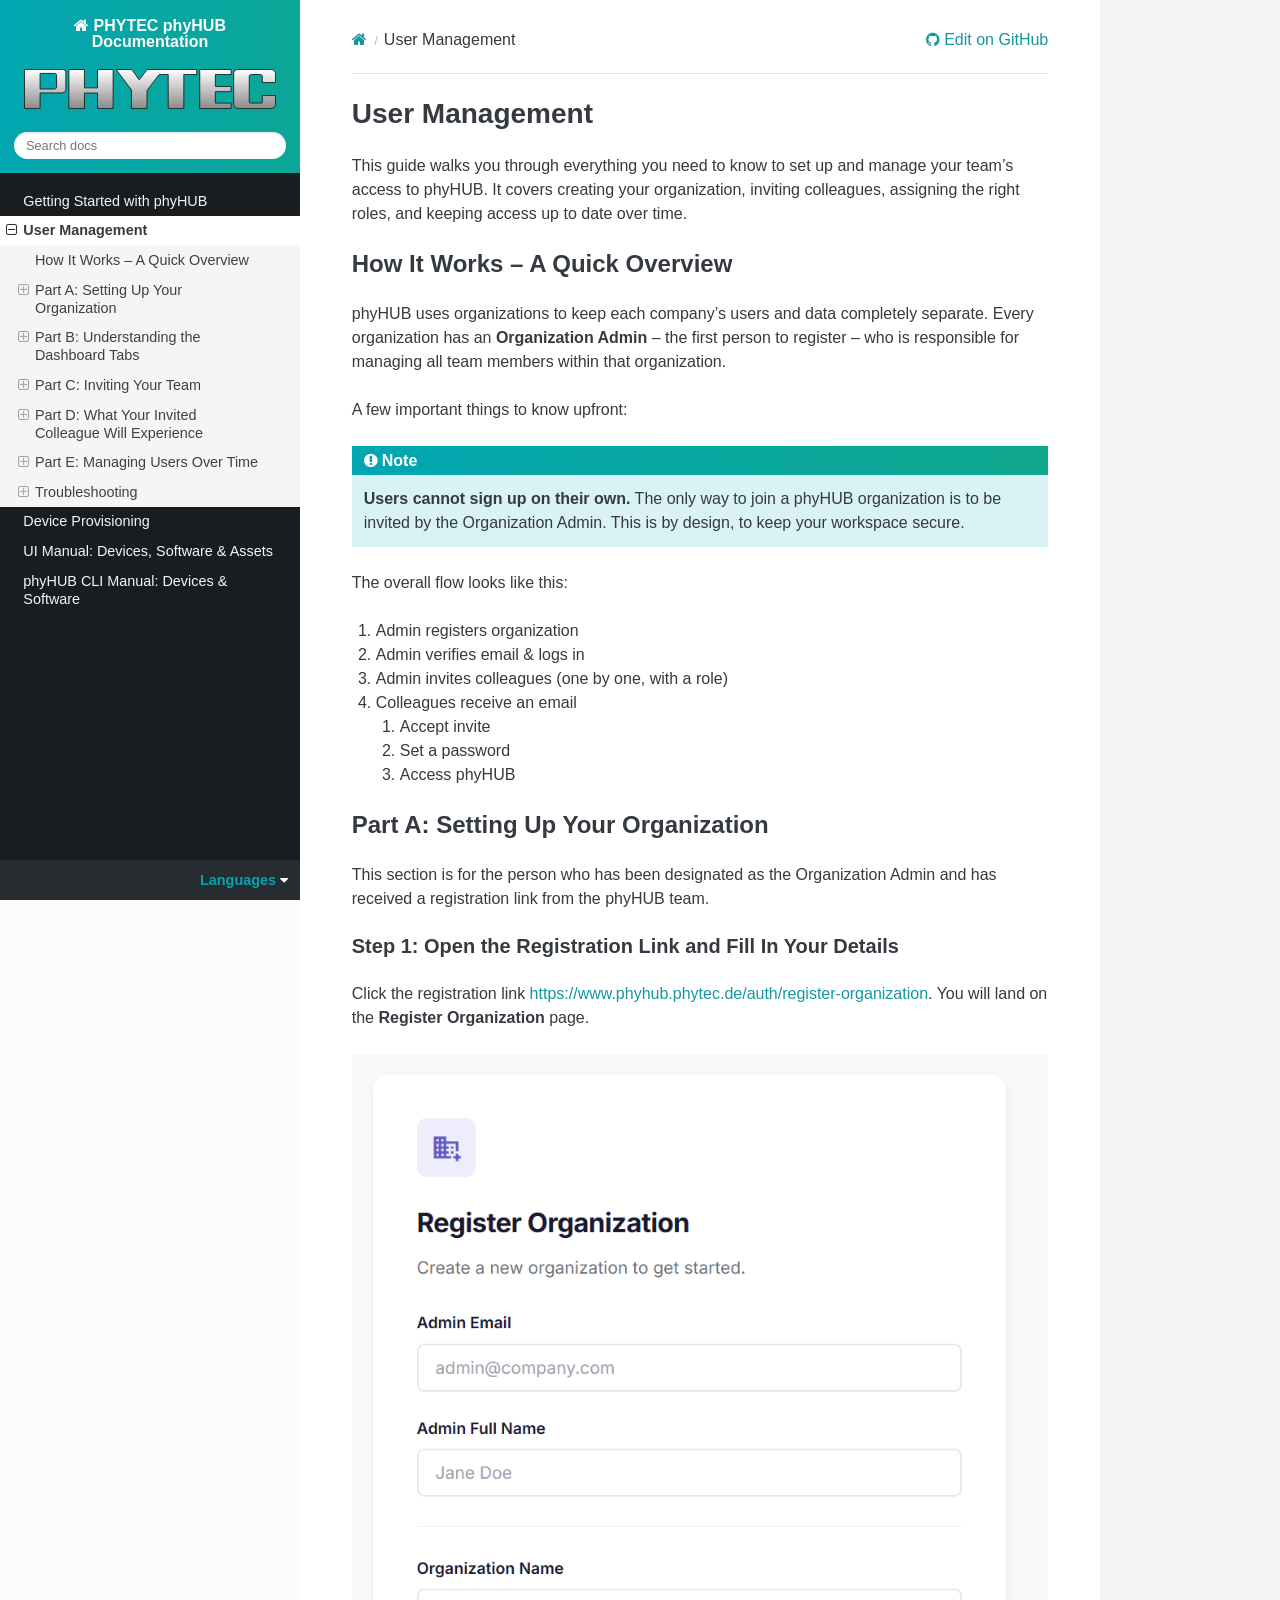
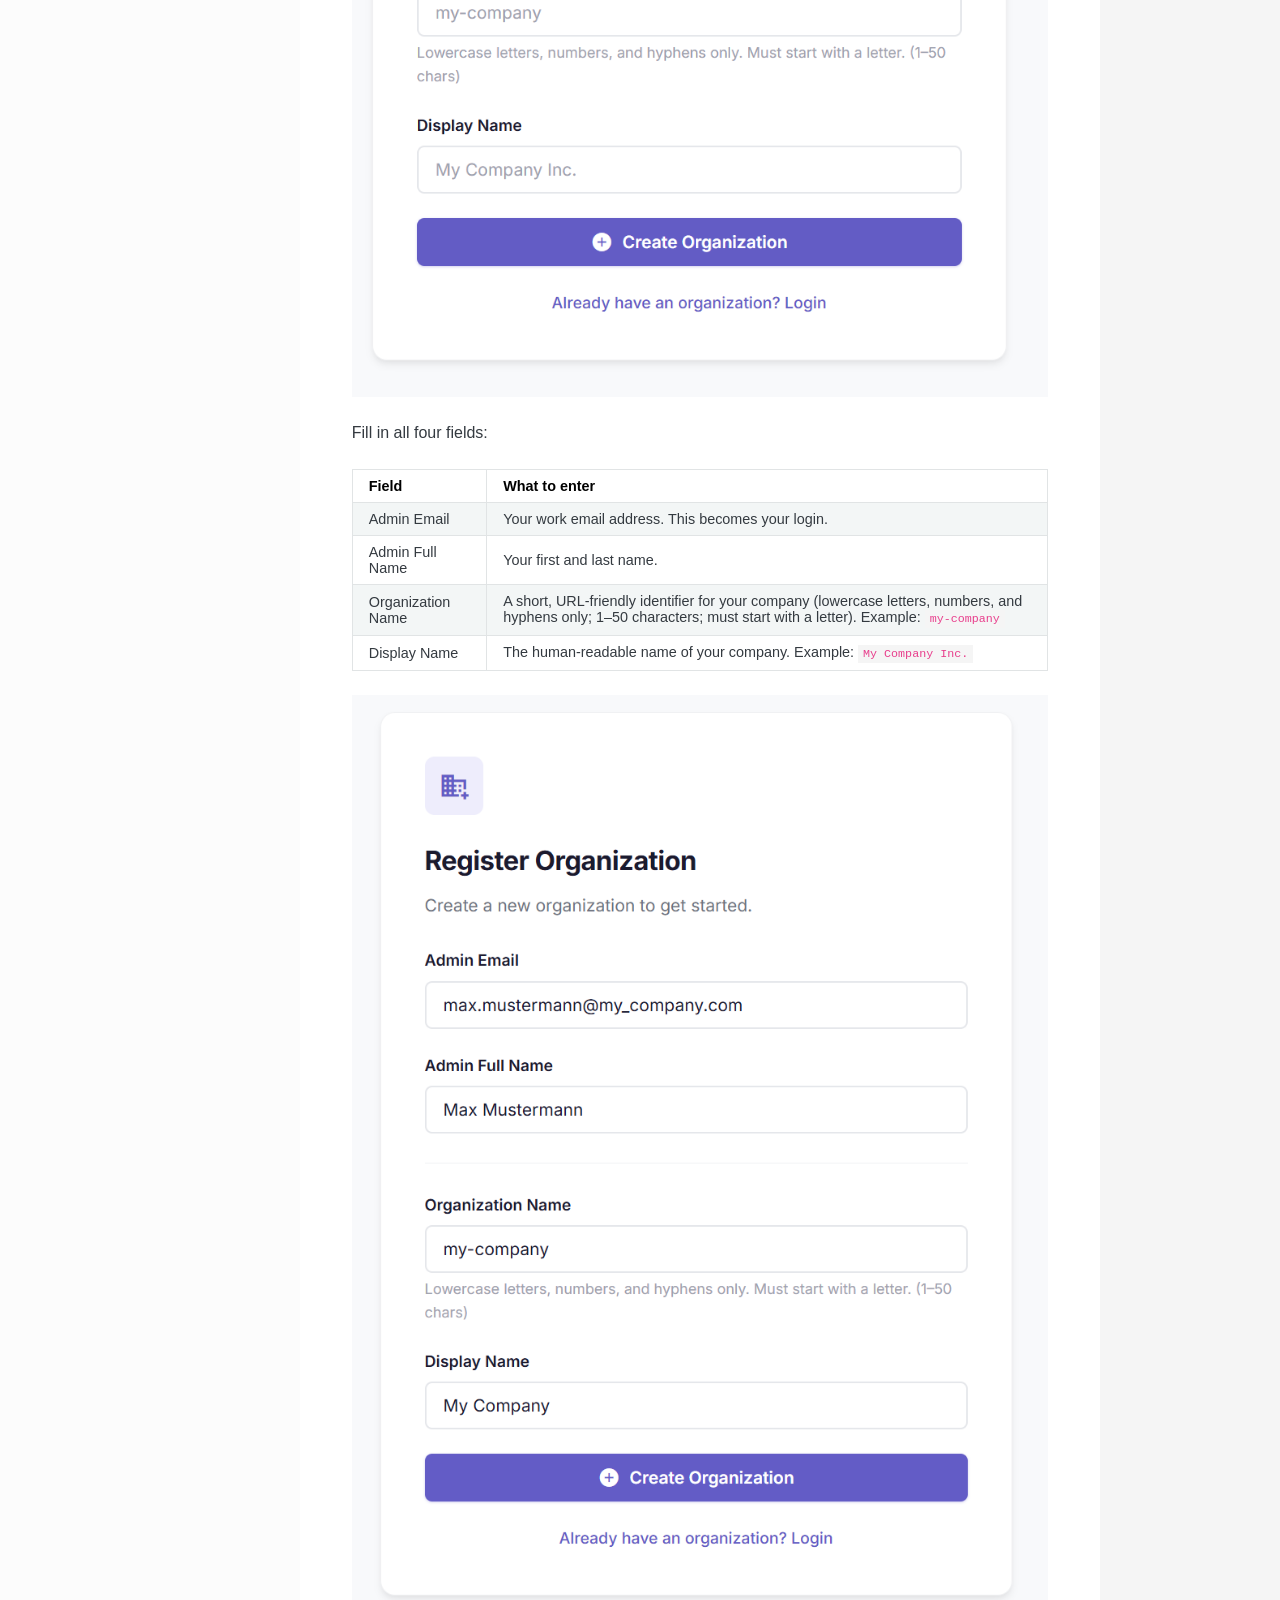
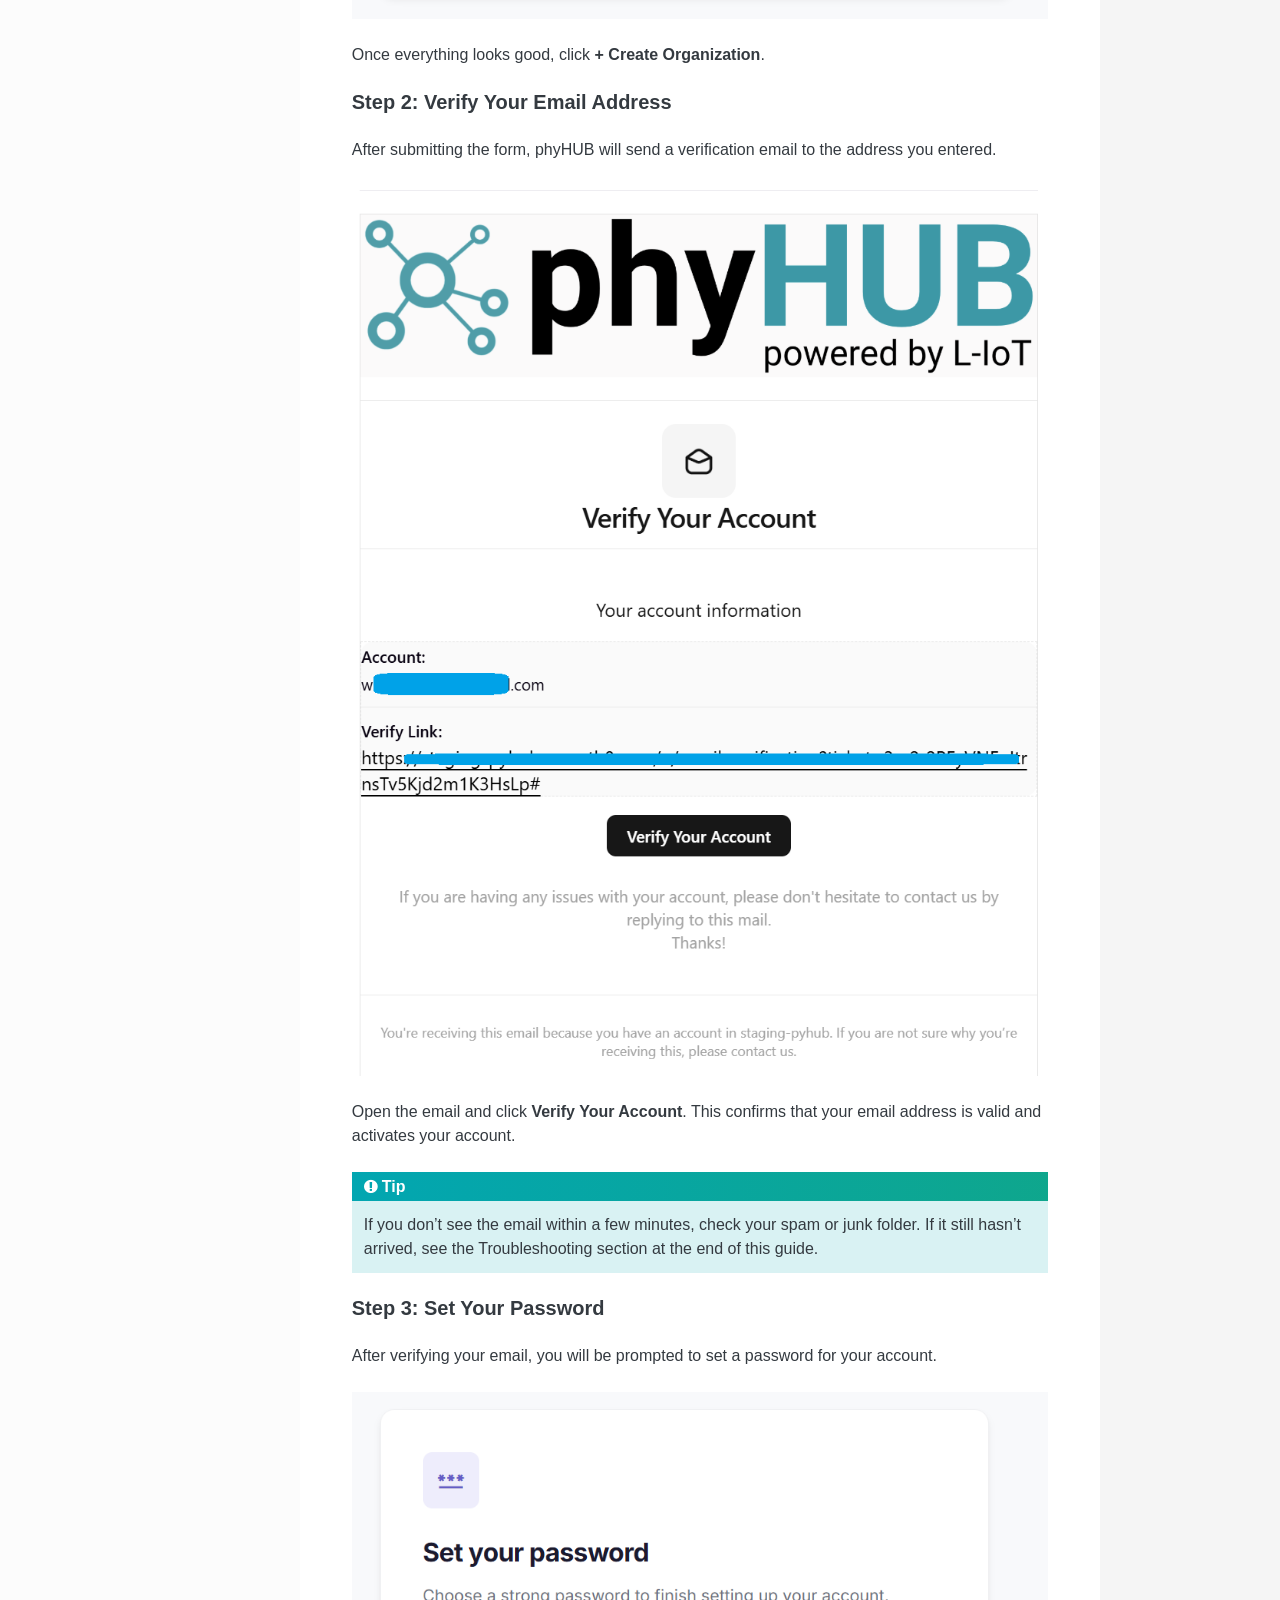
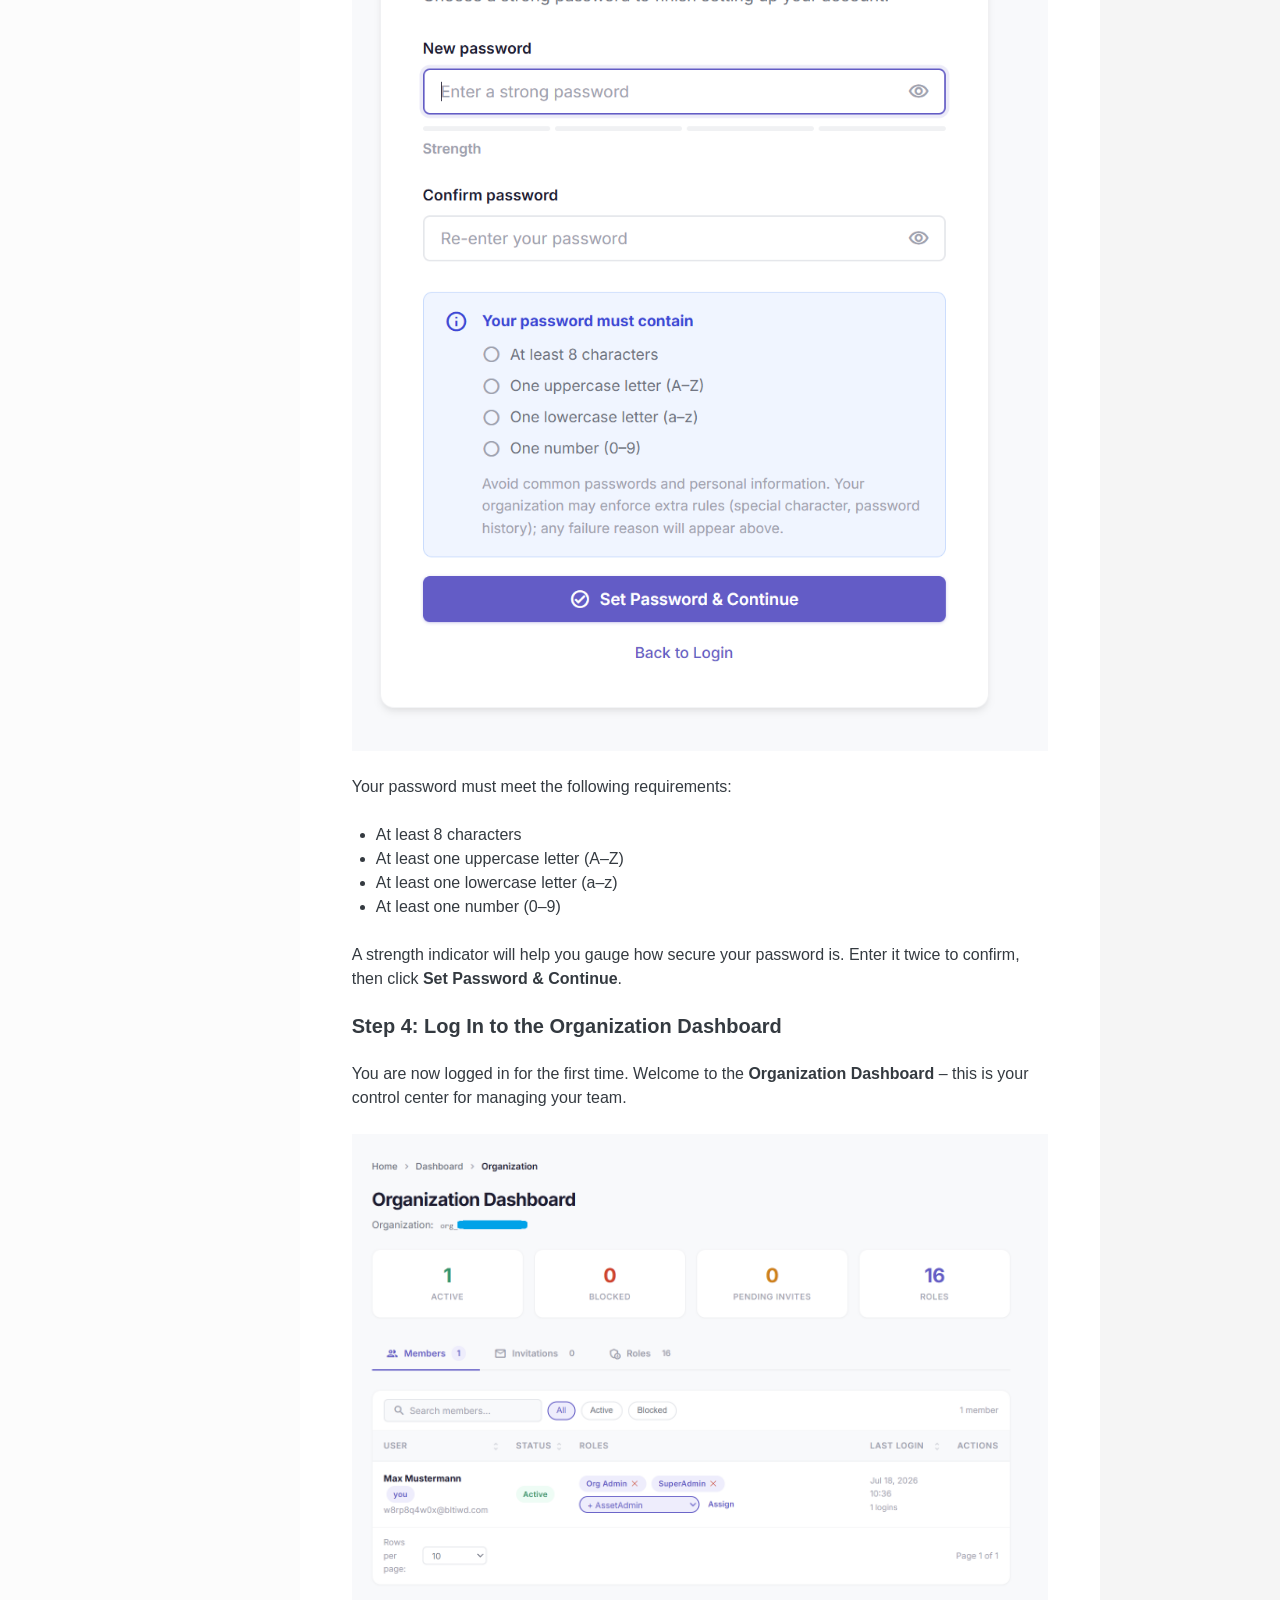
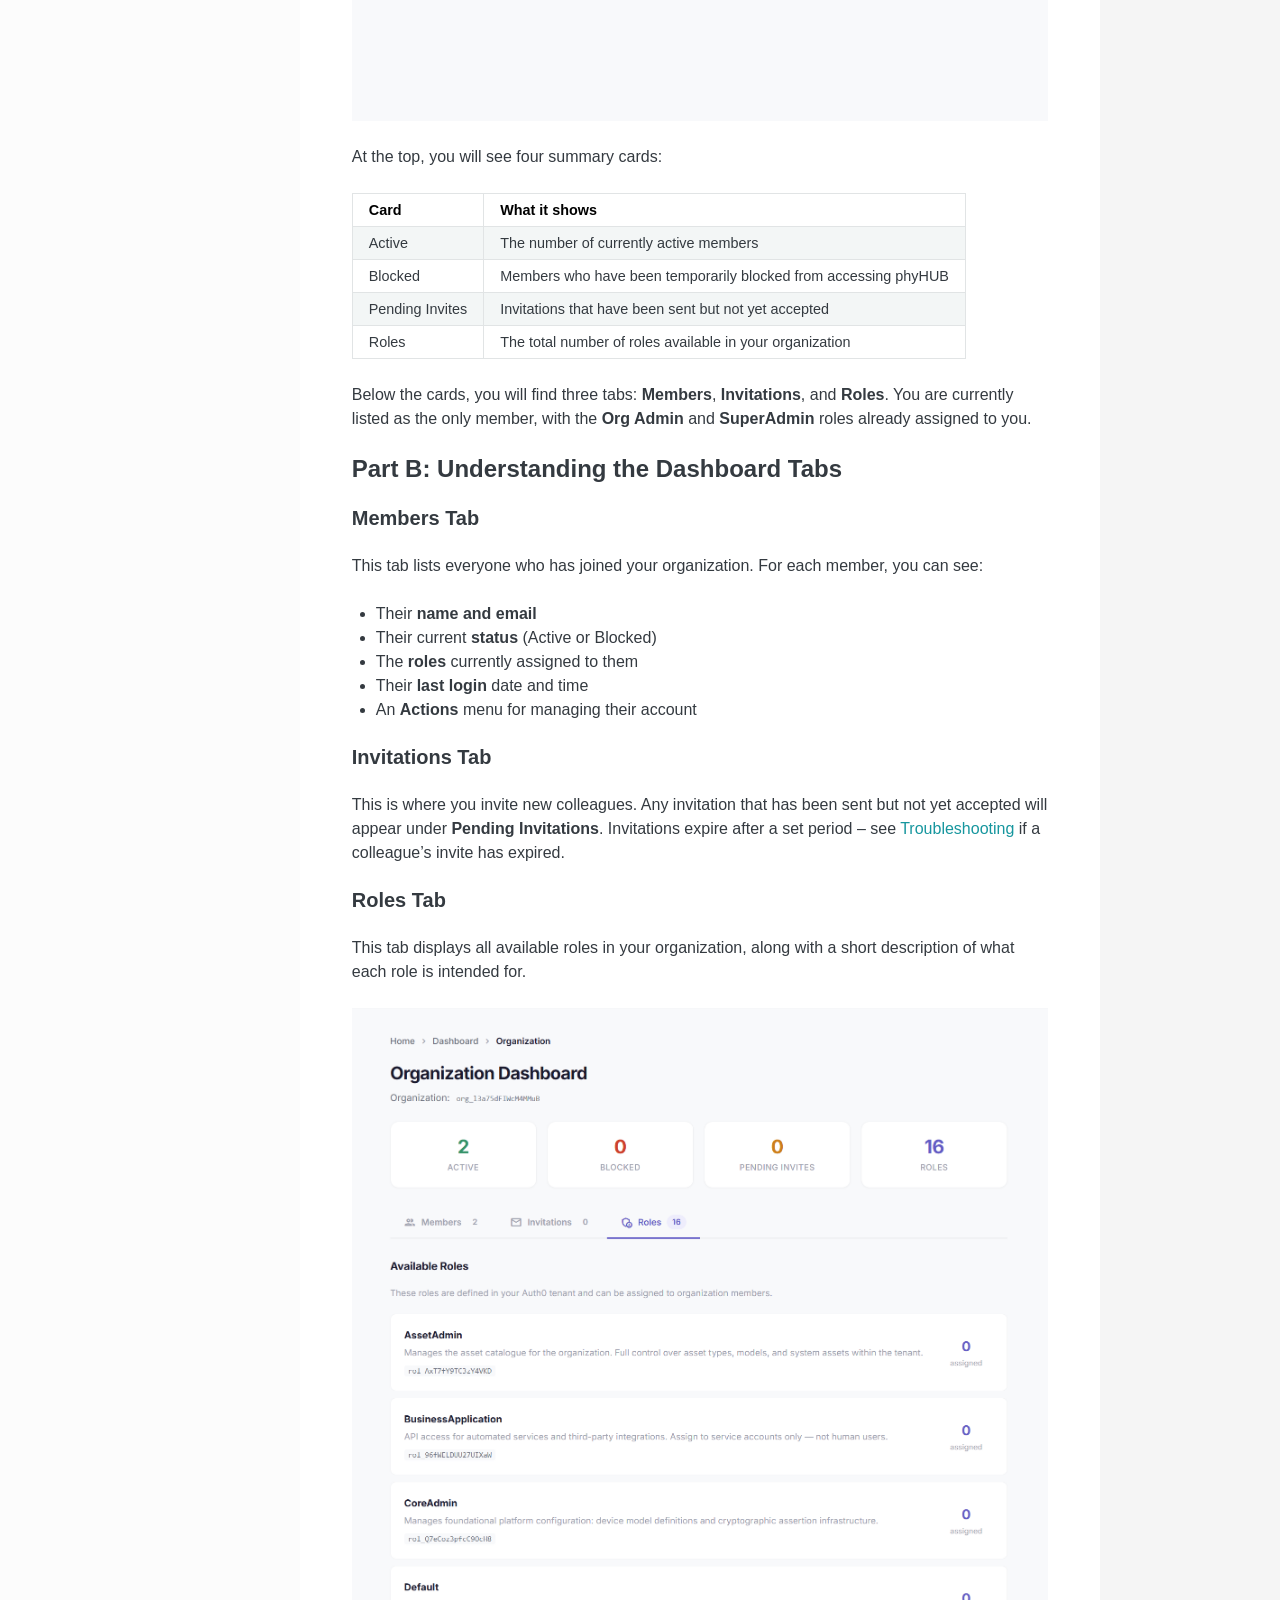
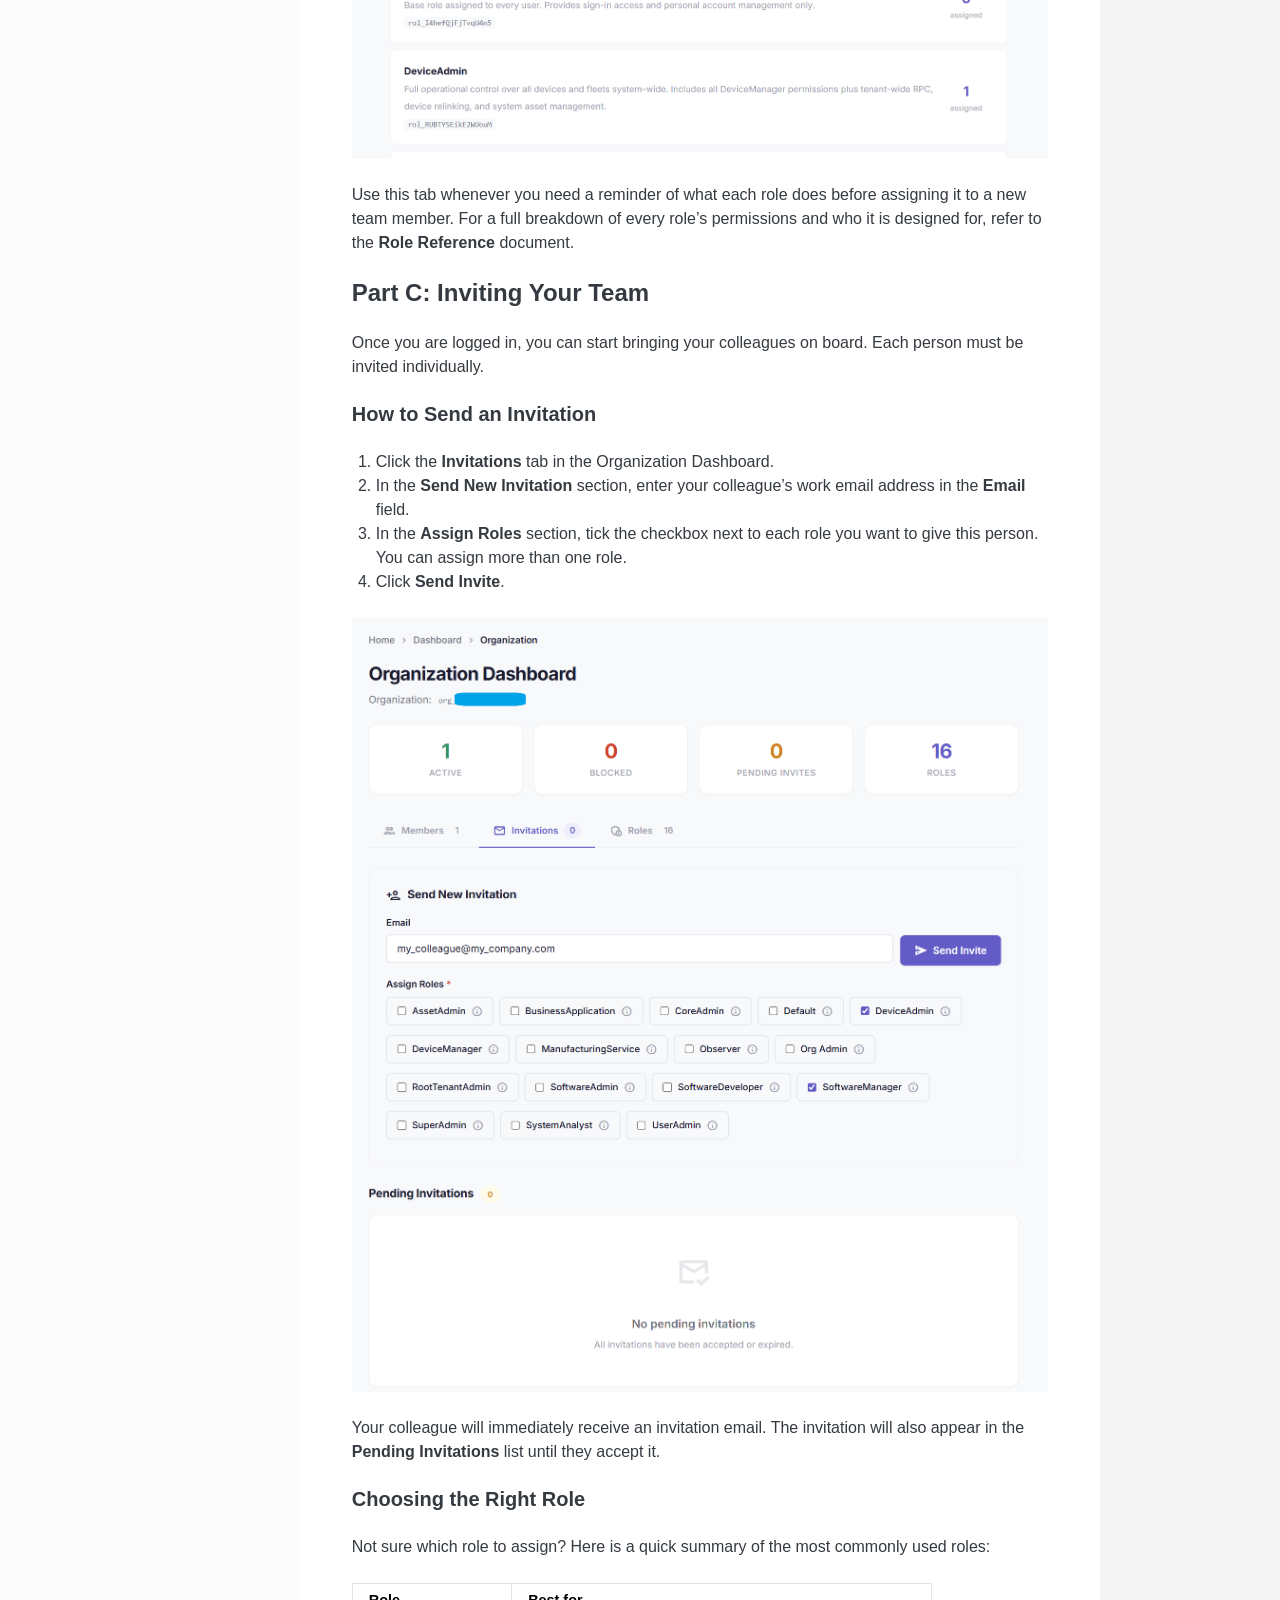
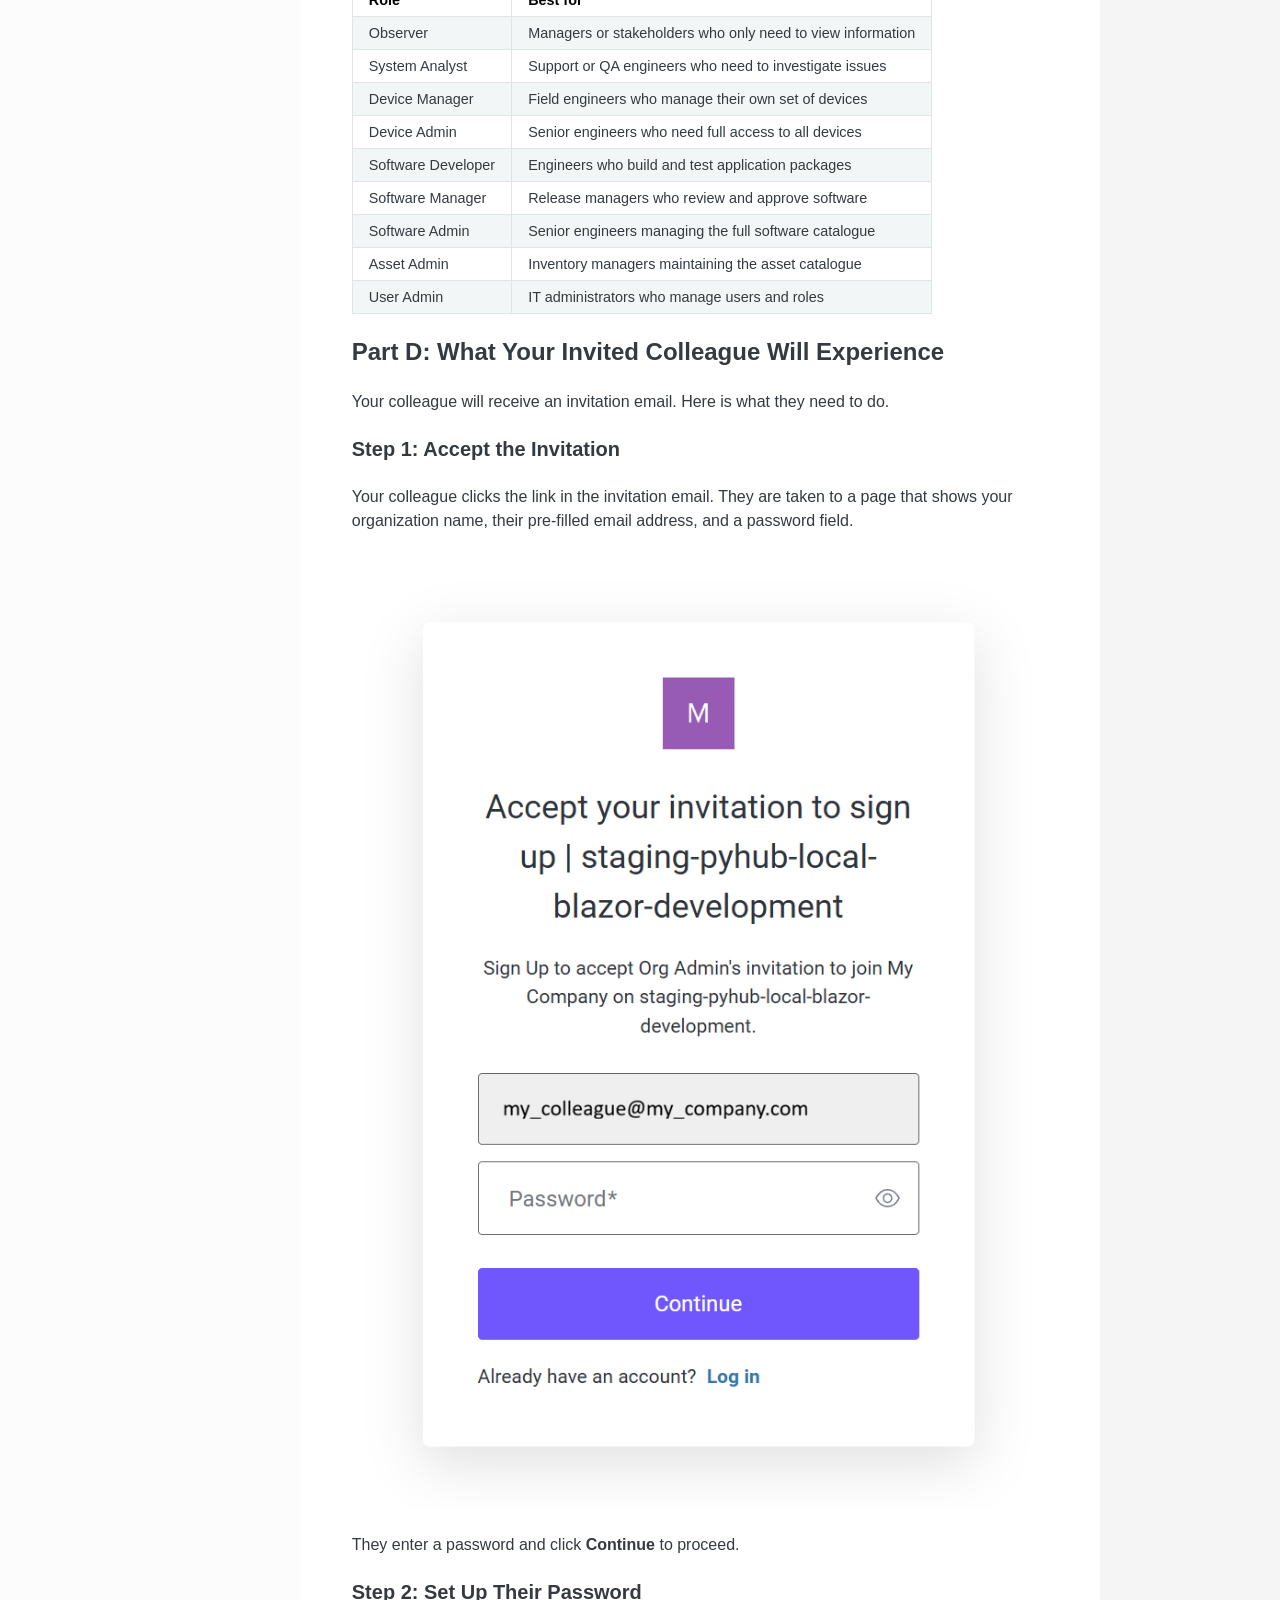
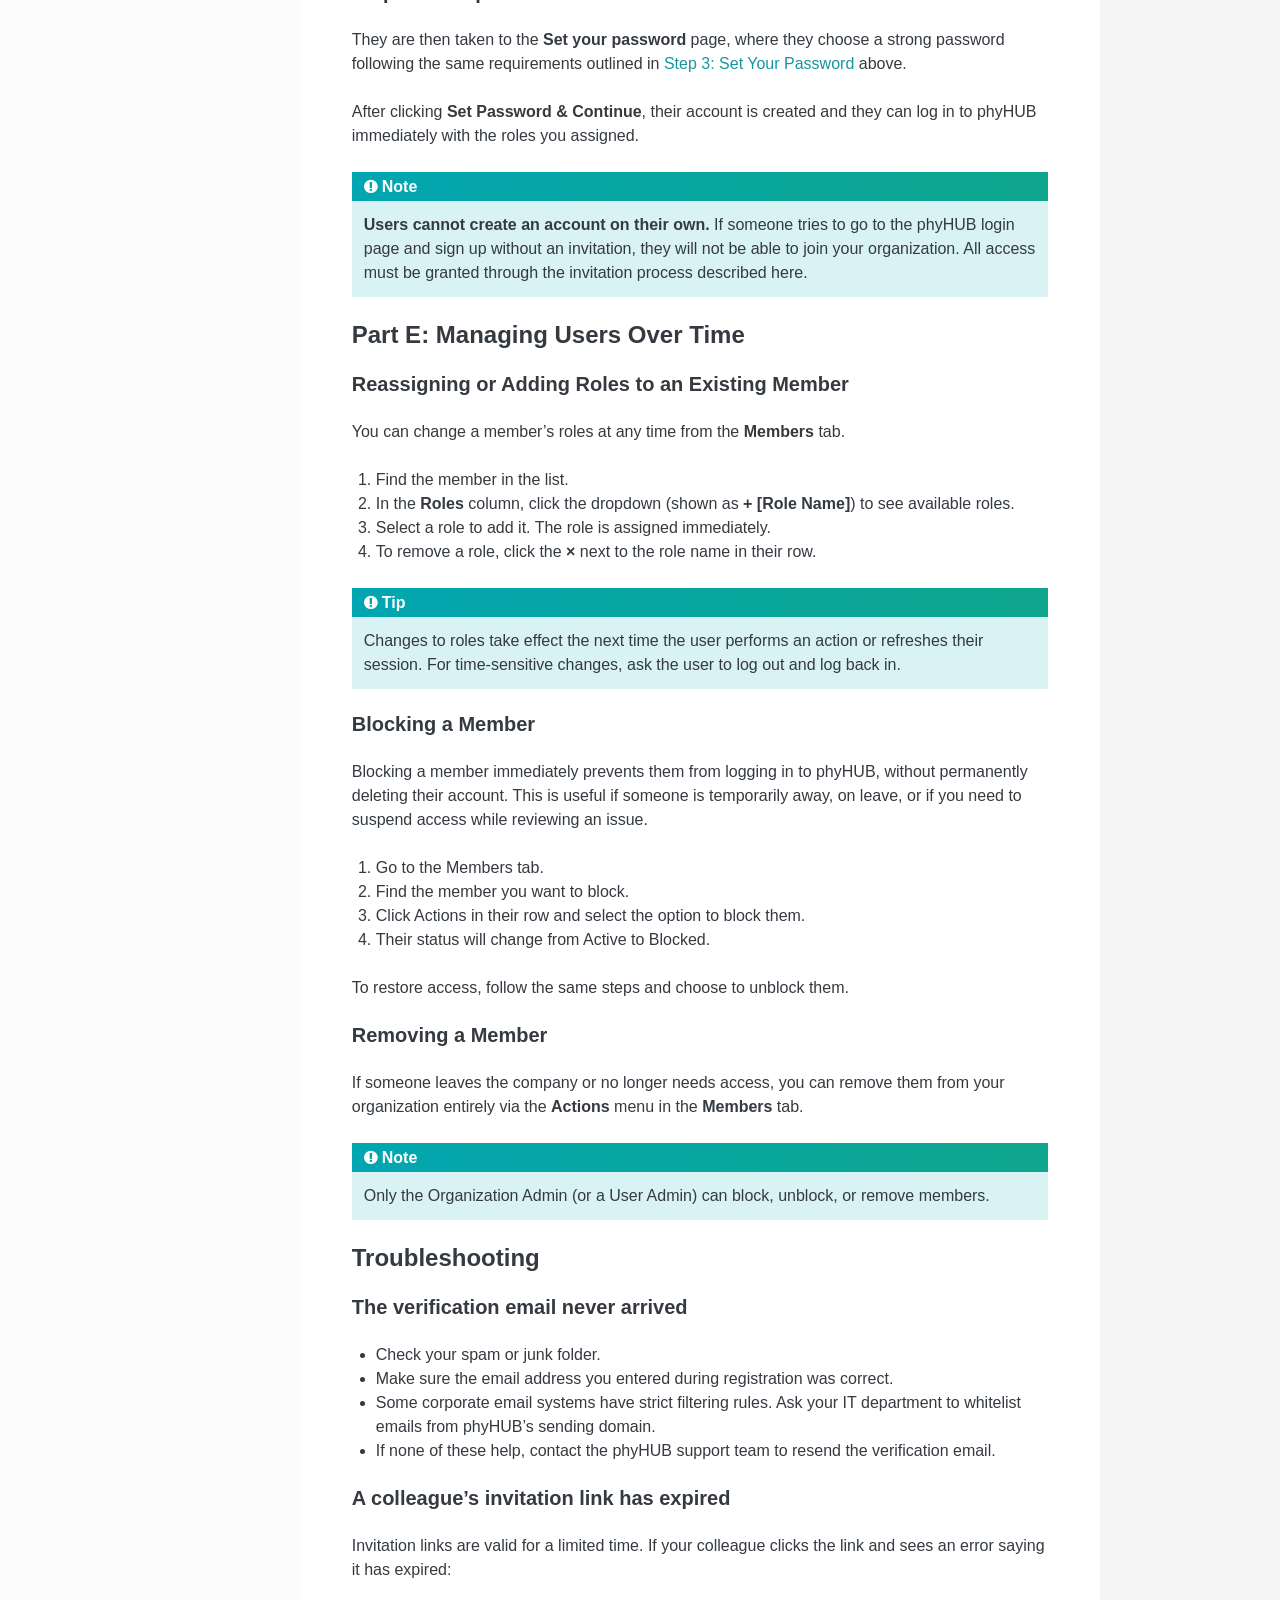
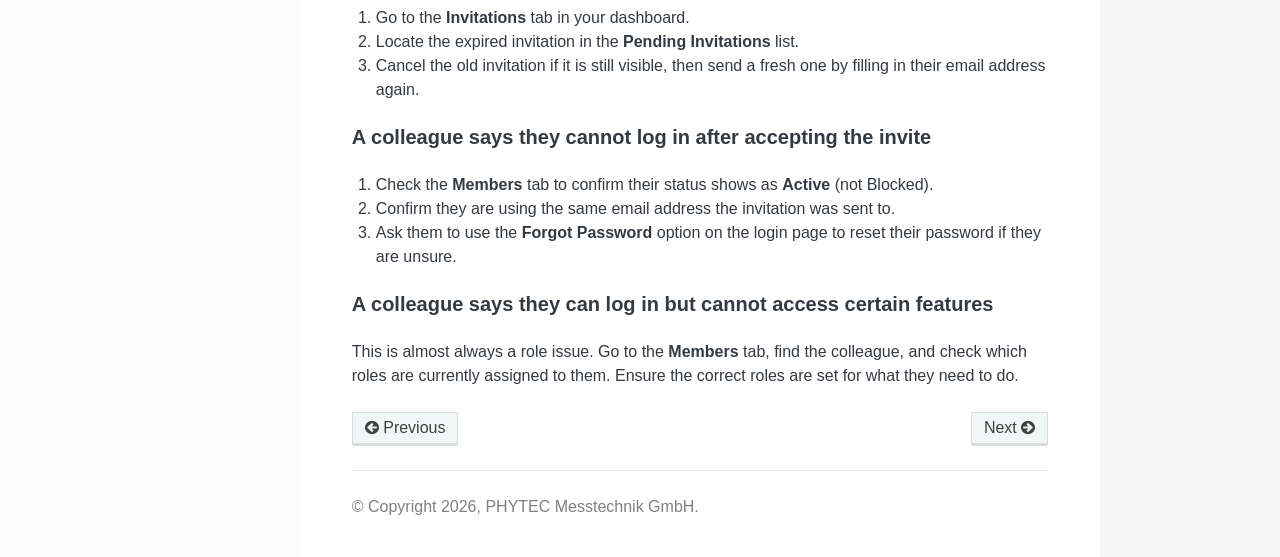
<file: user-management.html>
<!DOCTYPE html>
<html class="writer-html5" lang="en" data-content_root="./">
<head>
  <meta charset="utf-8" /><meta name="viewport" content="width=device-width, initial-scale=1" />

  <meta name="viewport" content="width=device-width, initial-scale=1.0" />
  <title>User Management &mdash; PHYTEC phyHUB Documentation</title>
      <link rel="stylesheet" type="text/css" href="_static/pygments.css?v=e72c8e07" />
      <link rel="stylesheet" type="text/css" href="_static/css/theme.css?v=e59714d7" />
      <link rel="stylesheet" type="text/css" href="_static/css/phytec-theme.css?v=8424e4e6" />

  
    <link rel="shortcut icon" href="_static/favicon.ico"/>
    <link rel="canonical" href="https://phytec.github.io/doc-phyhub/user-management.html" />
      <script src="_static/jquery.js?v=5d32c60e"></script>
      <script src="_static/_sphinx_javascript_frameworks_compat.js?v=2cd50e6c"></script>
      <script src="_static/documentation_options.js?v=5929fcd5"></script>
      <script src="_static/doctools.js?v=9bcbadda"></script>
      <script src="_static/sphinx_highlight.js?v=dc90522c"></script>
    <script src="_static/js/theme.js"></script>
    <link rel="index" title="Index" href="genindex.html" />
    <link rel="search" title="Search" href="search.html" />
    <link rel="next" title="Device Provisioning" href="provisioning.html" />
    <link rel="prev" title="Getting Started with phyHUB" href="getting-started.html" /> 
</head>

<body class="wy-body-for-nav"> 
  <div class="wy-grid-for-nav">
    <nav data-toggle="wy-nav-shift" class="wy-nav-side">
      <div class="wy-side-scroll">
        <div class="wy-side-nav-search" >

          
          
          <a href="index.html" class="icon icon-home">
            PHYTEC phyHUB Documentation
              <img src="_static/logo-phytec.svg" class="logo" alt="Logo"/>
          </a>
<div role="search">
  <form id="rtd-search-form" class="wy-form" action="search.html" method="get">
    <input type="text" name="q" placeholder="Search docs" aria-label="Search docs" />
    <input type="hidden" name="check_keywords" value="yes" />
    <input type="hidden" name="area" value="default" />
  </form>
</div>
        </div><div class="wy-menu wy-menu-vertical" data-spy="affix" role="navigation" aria-label="Navigation menu">
              <ul class="current">
<li class="toctree-l1"><a class="reference internal" href="getting-started.html">Getting Started with phyHUB</a></li>
<li class="toctree-l1 current"><a class="current reference internal" href="#">User Management</a><ul>
<li class="toctree-l2"><a class="reference internal" href="#how-it-works-a-quick-overview">How It Works – A Quick Overview</a></li>
<li class="toctree-l2"><a class="reference internal" href="#part-a-setting-up-your-organization">Part A: Setting Up Your Organization</a><ul>
<li class="toctree-l3"><a class="reference internal" href="#step-1-open-the-registration-link-and-fill-in-your-details">Step 1: Open the Registration Link and Fill In Your Details</a></li>
<li class="toctree-l3"><a class="reference internal" href="#step-2-verify-your-email-address">Step 2: Verify Your Email Address</a></li>
<li class="toctree-l3"><a class="reference internal" href="#step-3-set-your-password">Step 3: Set Your Password</a></li>
<li class="toctree-l3"><a class="reference internal" href="#step-4-log-in-to-the-organization-dashboard">Step 4: Log In to the Organization Dashboard</a></li>
</ul>
</li>
<li class="toctree-l2"><a class="reference internal" href="#part-b-understanding-the-dashboard-tabs">Part B: Understanding the Dashboard Tabs</a><ul>
<li class="toctree-l3"><a class="reference internal" href="#members-tab">Members Tab</a></li>
<li class="toctree-l3"><a class="reference internal" href="#invitations-tab">Invitations Tab</a></li>
<li class="toctree-l3"><a class="reference internal" href="#roles-tab">Roles Tab</a></li>
</ul>
</li>
<li class="toctree-l2"><a class="reference internal" href="#part-c-inviting-your-team">Part C: Inviting Your Team</a><ul>
<li class="toctree-l3"><a class="reference internal" href="#how-to-send-an-invitation">How to Send an Invitation</a></li>
<li class="toctree-l3"><a class="reference internal" href="#choosing-the-right-role">Choosing the Right Role</a></li>
</ul>
</li>
<li class="toctree-l2"><a class="reference internal" href="#part-d-what-your-invited-colleague-will-experience">Part D: What Your Invited Colleague Will Experience</a><ul>
<li class="toctree-l3"><a class="reference internal" href="#step-1-accept-the-invitation">Step 1: Accept the Invitation</a></li>
<li class="toctree-l3"><a class="reference internal" href="#step-2-set-up-their-password">Step 2: Set Up Their Password</a></li>
</ul>
</li>
<li class="toctree-l2"><a class="reference internal" href="#part-e-managing-users-over-time">Part E: Managing Users Over Time</a><ul>
<li class="toctree-l3"><a class="reference internal" href="#reassigning-or-adding-roles-to-an-existing-member">Reassigning or Adding Roles to an Existing Member</a></li>
<li class="toctree-l3"><a class="reference internal" href="#blocking-a-member">Blocking a Member</a></li>
<li class="toctree-l3"><a class="reference internal" href="#removing-a-member">Removing a Member</a></li>
</ul>
</li>
<li class="toctree-l2"><a class="reference internal" href="#troubleshooting">Troubleshooting</a><ul>
<li class="toctree-l3"><a class="reference internal" href="#the-verification-email-never-arrived">The verification email never arrived</a></li>
<li class="toctree-l3"><a class="reference internal" href="#a-colleague-s-invitation-link-has-expired">A colleague’s invitation link has expired</a></li>
<li class="toctree-l3"><a class="reference internal" href="#a-colleague-says-they-cannot-log-in-after-accepting-the-invite">A colleague says they cannot log in after accepting the invite</a></li>
<li class="toctree-l3"><a class="reference internal" href="#a-colleague-says-they-can-log-in-but-cannot-access-certain-features">A colleague says they can log in but cannot access certain features</a></li>
</ul>
</li>
</ul>
</li>
<li class="toctree-l1"><a class="reference internal" href="provisioning.html">Device Provisioning</a></li>
<li class="toctree-l1"><a class="reference internal" href="ui.html">UI Manual: Devices, Software &amp; Assets</a></li>
<li class="toctree-l1"><a class="reference internal" href="cli.html">phyHUB CLI Manual: Devices &amp; Software</a></li>
</ul>

        </div>
      </div>
    </nav>

    <section data-toggle="wy-nav-shift" class="wy-nav-content-wrap"><nav class="wy-nav-top" aria-label="Mobile navigation menu" >
          <i data-toggle="wy-nav-top" class="fa fa-bars"></i>
          <a href="index.html">PHYTEC phyHUB Documentation</a>
      </nav>

      <div class="wy-nav-content">
        <div class="rst-content">
          <div role="navigation" aria-label="Page navigation">
  <ul class="wy-breadcrumbs">
      <li><a href="index.html" class="icon icon-home" aria-label="Home"></a></li>
      <li class="breadcrumb-item active">User Management</li>
      <li class="wy-breadcrumbs-aside">
              <a href="https://github.com/phytec/doc-phyhub/blob/main/source/user-management.rst" class="fa fa-github"> Edit on GitHub</a>
      </li>
  </ul>
  <hr/>
</div>
          <div role="main" class="document" itemscope="itemscope" itemtype="http://schema.org/Article">
           <div itemprop="articleBody">
             
  <section id="user-management">
<h1>User Management<a class="headerlink" href="#user-management" title="Link to this heading"></a></h1>
<p>This guide walks you through everything you need to know to set up and manage
your team’s access to phyHUB. It covers creating your organization, inviting
colleagues, assigning the right roles, and keeping access up to date over time.</p>
<section id="how-it-works-a-quick-overview">
<h2>How It Works – A Quick Overview<a class="headerlink" href="#how-it-works-a-quick-overview" title="Link to this heading"></a></h2>
<p>phyHUB uses organizations to keep each company’s users and data completely
separate. Every organization has an <strong>Organization Admin</strong> – the first person
to register – who is responsible for managing all team members within that
organization.</p>
<p>A few important things to know upfront:</p>
<div class="admonition note">
<p class="admonition-title">Note</p>
<p><strong>Users cannot sign up on their own.</strong> The only way to join a phyHUB
organization is to be invited by the Organization Admin. This is by design,
to keep your workspace secure.</p>
</div>
<p>The overall flow looks like this:</p>
<ol class="arabic simple">
<li><p>Admin registers organization</p></li>
<li><p>Admin verifies email &amp; logs in</p></li>
<li><p>Admin invites colleagues (one by one, with a role)</p></li>
<li><p>Colleagues receive an email</p>
<ol class="arabic simple">
<li><p>Accept invite</p></li>
<li><p>Set a password</p></li>
<li><p>Access phyHUB</p></li>
</ol>
</li>
</ol>
</section>
<section id="part-a-setting-up-your-organization">
<h2>Part A: Setting Up Your Organization<a class="headerlink" href="#part-a-setting-up-your-organization" title="Link to this heading"></a></h2>
<p>This section is for the person who has been designated as the Organization
Admin and has received a registration link from the phyHUB team.</p>
<section id="step-1-open-the-registration-link-and-fill-in-your-details">
<h3>Step 1: Open the Registration Link and Fill In Your Details<a class="headerlink" href="#step-1-open-the-registration-link-and-fill-in-your-details" title="Link to this heading"></a></h3>
<p>Click the registration link <a class="reference external" href="https://www.phyhub.phytec.de/auth/register-organization">https://www.phyhub.phytec.de/auth/register-organization</a>.
You will land on the <strong>Register Organization</strong> page.</p>
<figure class="align-default">
<img alt="_images/register-organization.png" src="_images/register-organization.png" />
</figure>
<p>Fill in all four fields:</p>
<table class="docutils align-default">
<thead>
<tr class="row-odd"><th class="head"><p>Field</p></th>
<th class="head"><p>What to enter</p></th>
</tr>
</thead>
<tbody>
<tr class="row-even"><td><p>Admin Email</p></td>
<td><p>Your work email address. This becomes your login.</p></td>
</tr>
<tr class="row-odd"><td><p>Admin Full Name</p></td>
<td><p>Your first and last name.</p></td>
</tr>
<tr class="row-even"><td><p>Organization Name</p></td>
<td><p>A short, URL-friendly identifier for your company
(lowercase letters, numbers, and hyphens only;
1–50 characters; must start with a letter). Example:
<code class="docutils literal notranslate"><span class="pre">my-company</span></code></p></td>
</tr>
<tr class="row-odd"><td><p>Display Name</p></td>
<td><p>The human-readable name of your company.
Example: <code class="docutils literal notranslate"><span class="pre">My</span> <span class="pre">Company</span> <span class="pre">Inc.</span></code></p></td>
</tr>
</tbody>
</table>
<figure class="align-default">
<img alt="_images/register-organization-filled.png" src="_images/register-organization-filled.png" />
</figure>
<p>Once everything looks good, click <strong>+ Create Organization</strong>.</p>
</section>
<section id="step-2-verify-your-email-address">
<h3>Step 2: Verify Your Email Address<a class="headerlink" href="#step-2-verify-your-email-address" title="Link to this heading"></a></h3>
<p>After submitting the form, phyHUB will send a verification email to the address
you entered.</p>
<figure class="align-default">
<img alt="_images/verify-account.png" src="_images/verify-account.png" />
</figure>
<p>Open the email and click <strong>Verify Your Account</strong>. This confirms that your email
address is valid and activates your account.</p>
<div class="admonition tip">
<p class="admonition-title">Tip</p>
<p>If you don’t see the email within a few minutes, check your spam or junk
folder. If it still hasn’t arrived, see the Troubleshooting section at the
end of this guide.</p>
</div>
</section>
<section id="step-3-set-your-password">
<span id="step-set-your-password"></span><h3>Step 3: Set Your Password<a class="headerlink" href="#step-3-set-your-password" title="Link to this heading"></a></h3>
<p>After verifying your email, you will be prompted to set a password for your
account.</p>
<figure class="align-default">
<img alt="_images/set-password.png" src="_images/set-password.png" />
</figure>
<p>Your password must meet the following requirements:</p>
<ul class="simple">
<li><p>At least 8 characters</p></li>
<li><p>At least one uppercase letter (A–Z)</p></li>
<li><p>At least one lowercase letter (a–z)</p></li>
<li><p>At least one number (0–9)</p></li>
</ul>
<p>A strength indicator will help you gauge how secure your password is. Enter it
twice to confirm, then click <strong>Set Password &amp; Continue</strong>.</p>
</section>
<section id="step-4-log-in-to-the-organization-dashboard">
<h3>Step 4: Log In to the Organization Dashboard<a class="headerlink" href="#step-4-log-in-to-the-organization-dashboard" title="Link to this heading"></a></h3>
<p>You are now logged in for the first time. Welcome to the <strong>Organization
Dashboard</strong> – this is your control center for managing your team.</p>
<figure class="align-default">
<img alt="_images/organization-dashboard-first-login.png" src="_images/organization-dashboard-first-login.png" />
</figure>
<p>At the top, you will see four summary cards:</p>
<table class="docutils align-default">
<thead>
<tr class="row-odd"><th class="head"><p>Card</p></th>
<th class="head"><p>What it shows</p></th>
</tr>
</thead>
<tbody>
<tr class="row-even"><td><p>Active</p></td>
<td><p>The number of currently active members</p></td>
</tr>
<tr class="row-odd"><td><p>Blocked</p></td>
<td><p>Members who have been temporarily blocked from accessing
phyHUB</p></td>
</tr>
<tr class="row-even"><td><p>Pending Invites</p></td>
<td><p>Invitations that have been sent but not yet accepted</p></td>
</tr>
<tr class="row-odd"><td><p>Roles</p></td>
<td><p>The total number of roles available in your organization</p></td>
</tr>
</tbody>
</table>
<p>Below the cards, you will find three tabs: <strong>Members</strong>, <strong>Invitations</strong>, and
<strong>Roles</strong>. You are currently listed as the only member, with the <strong>Org Admin</strong>
and <strong>SuperAdmin</strong> roles already assigned to you.</p>
</section>
</section>
<section id="part-b-understanding-the-dashboard-tabs">
<h2>Part B: Understanding the Dashboard Tabs<a class="headerlink" href="#part-b-understanding-the-dashboard-tabs" title="Link to this heading"></a></h2>
<section id="members-tab">
<h3>Members Tab<a class="headerlink" href="#members-tab" title="Link to this heading"></a></h3>
<p>This tab lists everyone who has joined your organization. For each member, you
can see:</p>
<ul class="simple">
<li><p>Their <strong>name and email</strong></p></li>
<li><p>Their current <strong>status</strong> (Active or Blocked)</p></li>
<li><p>The <strong>roles</strong> currently assigned to them</p></li>
<li><p>Their <strong>last login</strong> date and time</p></li>
<li><p>An <strong>Actions</strong> menu for managing their account</p></li>
</ul>
</section>
<section id="invitations-tab">
<h3>Invitations Tab<a class="headerlink" href="#invitations-tab" title="Link to this heading"></a></h3>
<p>This is where you invite new colleagues. Any invitation that has been sent but
not yet accepted will appear under <strong>Pending Invitations</strong>. Invitations expire
after a set period – see <a class="reference internal" href="#user-management-troubleshooting"><span class="std std-ref">Troubleshooting</span></a> if a
colleague’s invite has expired.</p>
</section>
<section id="roles-tab">
<h3>Roles Tab<a class="headerlink" href="#roles-tab" title="Link to this heading"></a></h3>
<p>This tab displays all available roles in your organization, along with a short
description of what each role is intended for.</p>
<figure class="align-default">
<img alt="_images/organization-dashboard-roles-tab.png" src="_images/organization-dashboard-roles-tab.png" />
</figure>
<p>Use this tab whenever you need a reminder of what each role does before
assigning it to a new team member. For a full breakdown of every role’s
permissions and who it is designed for, refer to the <strong>Role Reference</strong>
document.</p>
</section>
</section>
<section id="part-c-inviting-your-team">
<h2>Part C: Inviting Your Team<a class="headerlink" href="#part-c-inviting-your-team" title="Link to this heading"></a></h2>
<p>Once you are logged in, you can start bringing your colleagues on board. Each
person must be invited individually.</p>
<section id="how-to-send-an-invitation">
<h3>How to Send an Invitation<a class="headerlink" href="#how-to-send-an-invitation" title="Link to this heading"></a></h3>
<ol class="arabic simple">
<li><p>Click the <strong>Invitations</strong> tab in the Organization Dashboard.</p></li>
<li><p>In the <strong>Send New Invitation</strong> section, enter your colleague’s work email address
in the <strong>Email</strong> field.</p></li>
<li><p>In the <strong>Assign Roles</strong> section, tick the checkbox next to each role you want to
give this person. You can assign more than one role.</p></li>
<li><p>Click <strong>Send Invite</strong>.</p></li>
</ol>
<figure class="align-default">
<img alt="_images/organization-dashboard-send-invite.png" src="_images/organization-dashboard-send-invite.png" />
</figure>
<p>Your colleague will immediately receive an invitation email. The invitation will
also appear in the <strong>Pending Invitations</strong> list until they accept it.</p>
</section>
<section id="choosing-the-right-role">
<h3>Choosing the Right Role<a class="headerlink" href="#choosing-the-right-role" title="Link to this heading"></a></h3>
<p>Not sure which role to assign? Here is a quick summary of the most commonly used
roles:</p>
<table class="docutils align-default">
<thead>
<tr class="row-odd"><th class="head"><p>Role</p></th>
<th class="head"><p>Best for</p></th>
</tr>
</thead>
<tbody>
<tr class="row-even"><td><p>Observer</p></td>
<td><p>Managers or stakeholders who only need to view information</p></td>
</tr>
<tr class="row-odd"><td><p>System Analyst</p></td>
<td><p>Support or QA engineers who need to investigate issues</p></td>
</tr>
<tr class="row-even"><td><p>Device Manager</p></td>
<td><p>Field engineers who manage their own set of devices</p></td>
</tr>
<tr class="row-odd"><td><p>Device Admin</p></td>
<td><p>Senior engineers who need full access to all devices</p></td>
</tr>
<tr class="row-even"><td><p>Software Developer</p></td>
<td><p>Engineers who build and test application packages</p></td>
</tr>
<tr class="row-odd"><td><p>Software Manager</p></td>
<td><p>Release managers who review and approve software</p></td>
</tr>
<tr class="row-even"><td><p>Software Admin</p></td>
<td><p>Senior engineers managing the full software catalogue</p></td>
</tr>
<tr class="row-odd"><td><p>Asset Admin</p></td>
<td><p>Inventory managers maintaining the asset catalogue</p></td>
</tr>
<tr class="row-even"><td><p>User Admin</p></td>
<td><p>IT administrators who manage users and roles</p></td>
</tr>
</tbody>
</table>
</section>
</section>
<section id="part-d-what-your-invited-colleague-will-experience">
<h2>Part D: What Your Invited Colleague Will Experience<a class="headerlink" href="#part-d-what-your-invited-colleague-will-experience" title="Link to this heading"></a></h2>
<p>Your colleague will receive an invitation email. Here is what they need to do.</p>
<section id="step-1-accept-the-invitation">
<h3>Step 1: Accept the Invitation<a class="headerlink" href="#step-1-accept-the-invitation" title="Link to this heading"></a></h3>
<p>Your colleague clicks the link in the invitation email. They are taken to a page
that shows your organization name, their pre-filled email address, and a
password field.</p>
<figure class="align-default">
<img alt="_images/accept-invitation.png" src="_images/accept-invitation.png" />
</figure>
<p>They enter a password and click <strong>Continue</strong> to proceed.</p>
</section>
<section id="step-2-set-up-their-password">
<h3>Step 2: Set Up Their Password<a class="headerlink" href="#step-2-set-up-their-password" title="Link to this heading"></a></h3>
<p>They are then taken to the <strong>Set your password</strong> page, where they choose a strong
password following the same requirements outlined in
<a class="reference internal" href="#step-set-your-password"><span class="std std-ref">Step 3: Set Your Password</span></a> above.</p>
<p>After clicking <strong>Set Password &amp; Continue</strong>, their account is created and they
can log in to phyHUB immediately with the roles you assigned.</p>
<div class="admonition note">
<p class="admonition-title">Note</p>
<p><strong>Users cannot create an account on their own.</strong> If someone tries to go to
the phyHUB login page and sign up without an invitation, they will not be
able to join your organization. All access must be granted through the
invitation process described here.</p>
</div>
</section>
</section>
<section id="part-e-managing-users-over-time">
<h2>Part E: Managing Users Over Time<a class="headerlink" href="#part-e-managing-users-over-time" title="Link to this heading"></a></h2>
<section id="reassigning-or-adding-roles-to-an-existing-member">
<h3>Reassigning or Adding Roles to an Existing Member<a class="headerlink" href="#reassigning-or-adding-roles-to-an-existing-member" title="Link to this heading"></a></h3>
<p>You can change a member’s roles at any time from the <strong>Members</strong> tab.</p>
<ol class="arabic simple">
<li><p>Find the member in the list.</p></li>
<li><p>In the <strong>Roles</strong> column, click the dropdown (shown as <strong>+ [Role Name]</strong>) to
see available roles.</p></li>
<li><p>Select a role to add it. The role is assigned immediately.</p></li>
<li><p>To remove a role, click the <strong>×</strong> next to the role name in their row.</p></li>
</ol>
<div class="admonition tip">
<p class="admonition-title">Tip</p>
<p>Changes to roles take effect the next time the user performs an action or
refreshes their session. For time-sensitive changes, ask the user to log out
and log back in.</p>
</div>
</section>
<section id="blocking-a-member">
<h3>Blocking a Member<a class="headerlink" href="#blocking-a-member" title="Link to this heading"></a></h3>
<p>Blocking a member immediately prevents them from logging in to phyHUB, without
permanently deleting their account. This is useful if someone is temporarily
away, on leave, or if you need to suspend access while reviewing an issue.</p>
<ol class="arabic simple">
<li><p>Go to the Members tab.</p></li>
<li><p>Find the member you want to block.</p></li>
<li><p>Click Actions in their row and select the option to block them.</p></li>
<li><p>Their status will change from Active to Blocked.</p></li>
</ol>
<p>To restore access, follow the same steps and choose to unblock them.</p>
</section>
<section id="removing-a-member">
<h3>Removing a Member<a class="headerlink" href="#removing-a-member" title="Link to this heading"></a></h3>
<p>If someone leaves the company or no longer needs access, you can remove them
from your organization entirely via the <strong>Actions</strong> menu in the <strong>Members</strong> tab.</p>
<div class="admonition note">
<p class="admonition-title">Note</p>
<p>Only the Organization Admin (or a User Admin) can block, unblock, or remove
members.</p>
</div>
</section>
</section>
<section id="troubleshooting">
<span id="user-management-troubleshooting"></span><h2>Troubleshooting<a class="headerlink" href="#troubleshooting" title="Link to this heading"></a></h2>
<section id="the-verification-email-never-arrived">
<h3>The verification email never arrived<a class="headerlink" href="#the-verification-email-never-arrived" title="Link to this heading"></a></h3>
<ul class="simple">
<li><p>Check your spam or junk folder.</p></li>
<li><p>Make sure the email address you entered during registration was correct.</p></li>
<li><p>Some corporate email systems have strict filtering rules. Ask your IT
department to whitelist emails from phyHUB’s sending domain.</p></li>
<li><p>If none of these help, contact the phyHUB support team to resend the
verification email.</p></li>
</ul>
</section>
<section id="a-colleague-s-invitation-link-has-expired">
<h3>A colleague’s invitation link has expired<a class="headerlink" href="#a-colleague-s-invitation-link-has-expired" title="Link to this heading"></a></h3>
<p>Invitation links are valid for a limited time. If your colleague clicks the link
and sees an error saying it has expired:</p>
<ol class="arabic simple">
<li><p>Go to the <strong>Invitations</strong> tab in your dashboard.</p></li>
<li><p>Locate the expired invitation in the <strong>Pending Invitations</strong> list.</p></li>
<li><p>Cancel the old invitation if it is still visible, then send a fresh one by
filling in their email address again.</p></li>
</ol>
</section>
<section id="a-colleague-says-they-cannot-log-in-after-accepting-the-invite">
<h3>A colleague says they cannot log in after accepting the invite<a class="headerlink" href="#a-colleague-says-they-cannot-log-in-after-accepting-the-invite" title="Link to this heading"></a></h3>
<ol class="arabic simple">
<li><p>Check the <strong>Members</strong> tab to confirm their status shows as <strong>Active</strong> (not
Blocked).</p></li>
<li><p>Confirm they are using the same email address the invitation was sent to.</p></li>
<li><p>Ask them to use the <strong>Forgot Password</strong> option on the login page to reset
their password if they are unsure.</p></li>
</ol>
</section>
<section id="a-colleague-says-they-can-log-in-but-cannot-access-certain-features">
<h3>A colleague says they can log in but cannot access certain features<a class="headerlink" href="#a-colleague-says-they-can-log-in-but-cannot-access-certain-features" title="Link to this heading"></a></h3>
<p>This is almost always a role issue. Go to the <strong>Members</strong> tab, find the
colleague, and check which roles are currently assigned to them.
Ensure the correct roles are set for what they need to do.</p>
</section>
</section>
</section>


           </div>
          </div>
          <footer><div class="rst-footer-buttons" role="navigation" aria-label="Footer">
        <a href="getting-started.html" class="btn btn-neutral float-left" title="Getting Started with phyHUB" accesskey="p" rel="prev"><span class="fa fa-arrow-circle-left" aria-hidden="true"></span> Previous</a>
        <a href="provisioning.html" class="btn btn-neutral float-right" title="Device Provisioning" accesskey="n" rel="next">Next <span class="fa fa-arrow-circle-right" aria-hidden="true"></span></a>
    </div>

  <hr/>

  <div role="contentinfo">
    <p>&#169; Copyright 2026, PHYTEC Messtechnik GmbH.</p>
  </div>

   

</footer>
        </div>
      </div>
    </section>
  </div>
  <div class="rst-versions" data-toggle="rst-versions" role="note" aria-label="versions">
  <span class="rst-current-version" data-toggle="rst-current-version">
    Languages
    <span class="fa fa-caret-down"></span>
  </span>
  <div class="rst-other-versions">
    
    <dl>
      <dt>Languages</dt>
        
          <dd><a href="https://phytec.github.io/doc-phyhub/index.html">en</a></dd>
        
    </dl>
    

    <div style="margin: 10px 0;"></div>
    <dl>
      <dt>Version</dt>
      <dd></dd>
    </dl>
  </div>
</div><script>
      jQuery(function () {
          SphinxRtdTheme.Navigation.enable(true);
      });
  </script> 

</body>
</html>
</file>
<file: _static/pygments.css>
pre { line-height: 125%; }
td.linenos .normal { color: inherit; background-color: transparent; padding-left: 5px; padding-right: 5px; }
span.linenos { color: inherit; background-color: transparent; padding-left: 5px; padding-right: 5px; }
td.linenos .special { color: #000000; background-color: #ffffc0; padding-left: 5px; padding-right: 5px; }
span.linenos.special { color: #000000; background-color: #ffffc0; padding-left: 5px; padding-right: 5px; }
.highlight .hll { background-color: #ffffcc }
.highlight { background: #ffffff; }
.highlight .c { font-style: italic } /* Comment */
.highlight .err { border: 1px solid #F00 } /* Error */
.highlight .k { font-weight: bold } /* Keyword */
.highlight .ch { font-style: italic } /* Comment.Hashbang */
.highlight .cm { font-style: italic } /* Comment.Multiline */
.highlight .cpf { font-style: italic } /* Comment.PreprocFile */
.highlight .c1 { font-style: italic } /* Comment.Single */
.highlight .cs { font-style: italic } /* Comment.Special */
.highlight .ge { font-style: italic } /* Generic.Emph */
.highlight .ges { font-weight: bold; font-style: italic } /* Generic.EmphStrong */
.highlight .gh { font-weight: bold } /* Generic.Heading */
.highlight .gp { font-weight: bold } /* Generic.Prompt */
.highlight .gs { font-weight: bold } /* Generic.Strong */
.highlight .gu { font-weight: bold } /* Generic.Subheading */
.highlight .kc { font-weight: bold } /* Keyword.Constant */
.highlight .kd { font-weight: bold } /* Keyword.Declaration */
.highlight .kn { font-weight: bold } /* Keyword.Namespace */
.highlight .kr { font-weight: bold } /* Keyword.Reserved */
.highlight .s { font-style: italic } /* Literal.String */
.highlight .nc { font-weight: bold } /* Name.Class */
.highlight .ni { font-weight: bold } /* Name.Entity */
.highlight .ne { font-weight: bold } /* Name.Exception */
.highlight .nn { font-weight: bold } /* Name.Namespace */
.highlight .nt { font-weight: bold } /* Name.Tag */
.highlight .ow { font-weight: bold } /* Operator.Word */
.highlight .sa { font-style: italic } /* Literal.String.Affix */
.highlight .sb { font-style: italic } /* Literal.String.Backtick */
.highlight .sc { font-style: italic } /* Literal.String.Char */
.highlight .dl { font-style: italic } /* Literal.String.Delimiter */
.highlight .sd { font-style: italic } /* Literal.String.Doc */
.highlight .s2 { font-style: italic } /* Literal.String.Double */
.highlight .se { font-weight: bold; font-style: italic } /* Literal.String.Escape */
.highlight .sh { font-style: italic } /* Literal.String.Heredoc */
.highlight .si { font-weight: bold; font-style: italic } /* Literal.String.Interpol */
.highlight .sx { font-style: italic } /* Literal.String.Other */
.highlight .sr { font-style: italic } /* Literal.String.Regex */
.highlight .s1 { font-style: italic } /* Literal.String.Single */
.highlight .ss { font-style: italic } /* Literal.String.Symbol */
</file>
<file: _static/css/theme.css>
html{box-sizing:border-box}*,:after,:before{box-sizing:inherit}article,aside,details,figcaption,figure,footer,header,hgroup,nav,section{display:block}audio,canvas,video{display:inline-block;*display:inline;*zoom:1}[hidden],audio:not([controls]){display:none}*{-webkit-box-sizing:border-box;-moz-box-sizing:border-box;box-sizing:border-box}html{font-size:100%;-webkit-text-size-adjust:100%;-ms-text-size-adjust:100%}body{margin:0}a:active,a:hover{outline:0}abbr[title]{border-bottom:1px dotted}b,strong{font-weight:700}blockquote{margin:0}dfn{font-style:italic}ins{background:#ff9;text-decoration:none}ins,mark{color:#000}mark{background:#ff0;font-style:italic;font-weight:700}.rst-content code,.rst-content tt,code,kbd,pre,samp{font-family:monospace,serif;_font-family:courier new,monospace;font-size:1em}pre{white-space:pre}q{quotes:none}q:after,q:before{content:"";content:none}small{font-size:85%}sub,sup{font-size:75%;line-height:0;position:relative;vertical-align:baseline}sup{top:-.5em}sub{bottom:-.25em}dl,ol,ul{margin:0;padding:0;list-style:none;list-style-image:none}li{list-style:none}dd{margin:0}img{border:0;-ms-interpolation-mode:bicubic;vertical-align:middle;max-width:100%}svg:not(:root){overflow:hidden}figure,form{margin:0}label{cursor:pointer}button,input,select,textarea{font-size:100%;margin:0;vertical-align:baseline;*vertical-align:middle}button,input{line-height:normal}button,input[type=button],input[type=reset],input[type=submit]{cursor:pointer;-webkit-appearance:button;*overflow:visible}button[disabled],input[disabled]{cursor:default}input[type=search]{-webkit-appearance:textfield;-moz-box-sizing:content-box;-webkit-box-sizing:content-box;box-sizing:content-box}textarea{resize:vertical}table{border-collapse:collapse;border-spacing:0}td{vertical-align:top}.chromeframe{margin:.2em 0;background:#ccc;color:#000;padding:.2em 0}.ir{display:block;border:0;text-indent:-999em;overflow:hidden;background-color:transparent;background-repeat:no-repeat;text-align:left;direction:ltr;*line-height:0}.ir br{display:none}.hidden{display:none!important;visibility:hidden}.visuallyhidden{border:0;clip:rect(0 0 0 0);height:1px;margin:-1px;overflow:hidden;padding:0;position:absolute;width:1px}.visuallyhidden.focusable:active,.visuallyhidden.focusable:focus{clip:auto;height:auto;margin:0;overflow:visible;position:static;width:auto}.invisible{visibility:hidden}.relative{position:relative}big,small{font-size:100%}@media print{body,html,section{background:none!important}*{box-shadow:none!important;text-shadow:none!important;filter:none!important;-ms-filter:none!important}a,a:visited{text-decoration:underline}.ir a:after,a[href^="#"]:after,a[href^="javascript:"]:after{content:""}blockquote,pre{page-break-inside:avoid}thead{display:table-header-group}img,tr{page-break-inside:avoid}img{max-width:100%!important}@page{margin:.5cm}.rst-content .toctree-wrapper>p.caption,h2,h3,p{orphans:3;widows:3}.rst-content .toctree-wrapper>p.caption,h2,h3{page-break-after:avoid}}.btn,.fa:before,.icon:before,.rst-content .admonition,.rst-content .admonition-title:before,.rst-content .admonition-todo,.rst-content .attention,.rst-content .caution,.rst-content .code-block-caption .headerlink:before,.rst-content .danger,.rst-content .eqno .headerlink:before,.rst-content .error,.rst-content .hint,.rst-content .important,.rst-content .note,.rst-content .seealso,.rst-content .tip,.rst-content .warning,.rst-content code.download span:first-child:before,.rst-content dl dt .headerlink:before,.rst-content h1 .headerlink:before,.rst-content h2 .headerlink:before,.rst-content h3 .headerlink:before,.rst-content h4 .headerlink:before,.rst-content h5 .headerlink:before,.rst-content h6 .headerlink:before,.rst-content p.caption .headerlink:before,.rst-content p .headerlink:before,.rst-content table>caption .headerlink:before,.rst-content tt.download span:first-child:before,.wy-alert,.wy-dropdown .caret:before,.wy-inline-validate.wy-inline-validate-danger .wy-input-context:before,.wy-inline-validate.wy-inline-validate-info .wy-input-context:before,.wy-inline-validate.wy-inline-validate-success .wy-input-context:before,.wy-inline-validate.wy-inline-validate-warning .wy-input-context:before,.wy-menu-vertical li.current>a button.toctree-expand:before,.wy-menu-vertical li.on a button.toctree-expand:before,.wy-menu-vertical li button.toctree-expand:before,input[type=color],input[type=date],input[type=datetime-local],input[type=datetime],input[type=email],input[type=month],input[type=number],input[type=password],input[type=search],input[type=tel],input[type=text],input[type=time],input[type=url],input[type=week],select,textarea{-webkit-font-smoothing:antialiased}.clearfix{*zoom:1}.clearfix:after,.clearfix:before{display:table;content:""}.clearfix:after{clear:both}/*!
 *  Font Awesome 4.7.0 by @davegandy - http://fontawesome.io - @fontawesome
 *  License - http://fontawesome.io/license (Font: SIL OFL 1.1, CSS: MIT License)
 */@font-face{font-family:FontAwesome;src:url(fonts/fontawesome-webfont.eot?674f50d287a8c48dc19ba404d20fe713);src:url(fonts/fontawesome-webfont.eot?674f50d287a8c48dc19ba404d20fe713?#iefix&v=4.7.0) format("embedded-opentype"),url(fonts/fontawesome-webfont.woff2?af7ae505a9eed503f8b8e6982036873e) format("woff2"),url(fonts/fontawesome-webfont.woff?fee66e712a8a08eef5805a46892932ad) format("woff"),url(fonts/fontawesome-webfont.ttf?b06871f281fee6b241d60582ae9369b9) format("truetype"),url(fonts/fontawesome-webfont.svg?912ec66d7572ff821749319396470bde#fontawesomeregular) format("svg");font-weight:400;font-style:normal}.fa,.icon,.rst-content .admonition-title,.rst-content .code-block-caption .headerlink,.rst-content .eqno .headerlink,.rst-content code.download span:first-child,.rst-content dl dt .headerlink,.rst-content h1 .headerlink,.rst-content h2 .headerlink,.rst-content h3 .headerlink,.rst-content h4 .headerlink,.rst-content h5 .headerlink,.rst-content h6 .headerlink,.rst-content p.caption .headerlink,.rst-content p .headerlink,.rst-content table>caption .headerlink,.rst-content tt.download span:first-child,.wy-menu-vertical li.current>a button.toctree-expand,.wy-menu-vertical li.on a button.toctree-expand,.wy-menu-vertical li button.toctree-expand{display:inline-block;font:normal normal normal 14px/1 FontAwesome;font-size:inherit;text-rendering:auto;-webkit-font-smoothing:antialiased;-moz-osx-font-smoothing:grayscale}.fa-lg{font-size:1.33333em;line-height:.75em;vertical-align:-15%}.fa-2x{font-size:2em}.fa-3x{font-size:3em}.fa-4x{font-size:4em}.fa-5x{font-size:5em}.fa-fw{width:1.28571em;text-align:center}.fa-ul{padding-left:0;margin-left:2.14286em;list-style-type:none}.fa-ul>li{position:relative}.fa-li{position:absolute;left:-2.14286em;width:2.14286em;top:.14286em;text-align:center}.fa-li.fa-lg{left:-1.85714em}.fa-border{padding:.2em .25em .15em;border:.08em solid #eee;border-radius:.1em}.fa-pull-left{float:left}.fa-pull-right{float:right}.fa-pull-left.icon,.fa.fa-pull-left,.rst-content .code-block-caption .fa-pull-left.headerlink,.rst-content .eqno .fa-pull-left.headerlink,.rst-content .fa-pull-left.admonition-title,.rst-content code.download span.fa-pull-left:first-child,.rst-content dl dt .fa-pull-left.headerlink,.rst-content h1 .fa-pull-left.headerlink,.rst-content h2 .fa-pull-left.headerlink,.rst-content h3 .fa-pull-left.headerlink,.rst-content h4 .fa-pull-left.headerlink,.rst-content h5 .fa-pull-left.headerlink,.rst-content h6 .fa-pull-left.headerlink,.rst-content p .fa-pull-left.headerlink,.rst-content table>caption .fa-pull-left.headerlink,.rst-content tt.download span.fa-pull-left:first-child,.wy-menu-vertical li.current>a button.fa-pull-left.toctree-expand,.wy-menu-vertical li.on a button.fa-pull-left.toctree-expand,.wy-menu-vertical li button.fa-pull-left.toctree-expand{margin-right:.3em}.fa-pull-right.icon,.fa.fa-pull-right,.rst-content .code-block-caption .fa-pull-right.headerlink,.rst-content .eqno .fa-pull-right.headerlink,.rst-content .fa-pull-right.admonition-title,.rst-content code.download span.fa-pull-right:first-child,.rst-content dl dt .fa-pull-right.headerlink,.rst-content h1 .fa-pull-right.headerlink,.rst-content h2 .fa-pull-right.headerlink,.rst-content h3 .fa-pull-right.headerlink,.rst-content h4 .fa-pull-right.headerlink,.rst-content h5 .fa-pull-right.headerlink,.rst-content h6 .fa-pull-right.headerlink,.rst-content p .fa-pull-right.headerlink,.rst-content table>caption .fa-pull-right.headerlink,.rst-content tt.download span.fa-pull-right:first-child,.wy-menu-vertical li.current>a button.fa-pull-right.toctree-expand,.wy-menu-vertical li.on a button.fa-pull-right.toctree-expand,.wy-menu-vertical li button.fa-pull-right.toctree-expand{margin-left:.3em}.pull-right{float:right}.pull-left{float:left}.fa.pull-left,.pull-left.icon,.rst-content .code-block-caption .pull-left.headerlink,.rst-content .eqno .pull-left.headerlink,.rst-content .pull-left.admonition-title,.rst-content code.download span.pull-left:first-child,.rst-content dl dt .pull-left.headerlink,.rst-content h1 .pull-left.headerlink,.rst-content h2 .pull-left.headerlink,.rst-content h3 .pull-left.headerlink,.rst-content h4 .pull-left.headerlink,.rst-content h5 .pull-left.headerlink,.rst-content h6 .pull-left.headerlink,.rst-content p .pull-left.headerlink,.rst-content table>caption .pull-left.headerlink,.rst-content tt.download span.pull-left:first-child,.wy-menu-vertical li.current>a button.pull-left.toctree-expand,.wy-menu-vertical li.on a button.pull-left.toctree-expand,.wy-menu-vertical li button.pull-left.toctree-expand{margin-right:.3em}.fa.pull-right,.pull-right.icon,.rst-content .code-block-caption .pull-right.headerlink,.rst-content .eqno .pull-right.headerlink,.rst-content .pull-right.admonition-title,.rst-content code.download span.pull-right:first-child,.rst-content dl dt .pull-right.headerlink,.rst-content h1 .pull-right.headerlink,.rst-content h2 .pull-right.headerlink,.rst-content h3 .pull-right.headerlink,.rst-content h4 .pull-right.headerlink,.rst-content h5 .pull-right.headerlink,.rst-content h6 .pull-right.headerlink,.rst-content p .pull-right.headerlink,.rst-content table>caption .pull-right.headerlink,.rst-content tt.download span.pull-right:first-child,.wy-menu-vertical li.current>a button.pull-right.toctree-expand,.wy-menu-vertical li.on a button.pull-right.toctree-expand,.wy-menu-vertical li button.pull-right.toctree-expand{margin-left:.3em}.fa-spin{-webkit-animation:fa-spin 2s linear infinite;animation:fa-spin 2s linear infinite}.fa-pulse{-webkit-animation:fa-spin 1s steps(8) infinite;animation:fa-spin 1s steps(8) infinite}@-webkit-keyframes fa-spin{0%{-webkit-transform:rotate(0deg);transform:rotate(0deg)}to{-webkit-transform:rotate(359deg);transform:rotate(359deg)}}@keyframes fa-spin{0%{-webkit-transform:rotate(0deg);transform:rotate(0deg)}to{-webkit-transform:rotate(359deg);transform:rotate(359deg)}}.fa-rotate-90{-ms-filter:"progid:DXImageTransform.Microsoft.BasicImage(rotation=1)";-webkit-transform:rotate(90deg);-ms-transform:rotate(90deg);transform:rotate(90deg)}.fa-rotate-180{-ms-filter:"progid:DXImageTransform.Microsoft.BasicImage(rotation=2)";-webkit-transform:rotate(180deg);-ms-transform:rotate(180deg);transform:rotate(180deg)}.fa-rotate-270{-ms-filter:"progid:DXImageTransform.Microsoft.BasicImage(rotation=3)";-webkit-transform:rotate(270deg);-ms-transform:rotate(270deg);transform:rotate(270deg)}.fa-flip-horizontal{-ms-filter:"progid:DXImageTransform.Microsoft.BasicImage(rotation=0, mirror=1)";-webkit-transform:scaleX(-1);-ms-transform:scaleX(-1);transform:scaleX(-1)}.fa-flip-vertical{-ms-filter:"progid:DXImageTransform.Microsoft.BasicImage(rotation=2, mirror=1)";-webkit-transform:scaleY(-1);-ms-transform:scaleY(-1);transform:scaleY(-1)}:root .fa-flip-horizontal,:root .fa-flip-vertical,:root .fa-rotate-90,:root .fa-rotate-180,:root .fa-rotate-270{filter:none}.fa-stack{position:relative;display:inline-block;width:2em;height:2em;line-height:2em;vertical-align:middle}.fa-stack-1x,.fa-stack-2x{position:absolute;left:0;width:100%;text-align:center}.fa-stack-1x{line-height:inherit}.fa-stack-2x{font-size:2em}.fa-inverse{color:#fff}.fa-glass:before{content:""}.fa-music:before{content:""}.fa-search:before,.icon-search:before{content:""}.fa-envelope-o:before{content:""}.fa-heart:before{content:""}.fa-star:before{content:""}.fa-star-o:before{content:""}.fa-user:before{content:""}.fa-film:before{content:""}.fa-th-large:before{content:""}.fa-th:before{content:""}.fa-th-list:before{content:""}.fa-check:before{content:""}.fa-close:before,.fa-remove:before,.fa-times:before{content:""}.fa-search-plus:before{content:""}.fa-search-minus:before{content:""}.fa-power-off:before{content:""}.fa-signal:before{content:""}.fa-cog:before,.fa-gear:before{content:""}.fa-trash-o:before{content:""}.fa-home:before,.icon-home:before{content:""}.fa-file-o:before{content:""}.fa-clock-o:before{content:""}.fa-road:before{content:""}.fa-download:before,.rst-content code.download span:first-child:before,.rst-content tt.download span:first-child:before{content:""}.fa-arrow-circle-o-down:before{content:""}.fa-arrow-circle-o-up:before{content:""}.fa-inbox:before{content:""}.fa-play-circle-o:before{content:""}.fa-repeat:before,.fa-rotate-right:before{content:""}.fa-refresh:before{content:""}.fa-list-alt:before{content:""}.fa-lock:before{content:""}.fa-flag:before{content:""}.fa-headphones:before{content:""}.fa-volume-off:before{content:""}.fa-volume-down:before{content:""}.fa-volume-up:before{content:""}.fa-qrcode:before{content:""}.fa-barcode:before{content:""}.fa-tag:before{content:""}.fa-tags:before{content:""}.fa-book:before,.icon-book:before{content:""}.fa-bookmark:before{content:""}.fa-print:before{content:""}.fa-camera:before{content:""}.fa-font:before{content:""}.fa-bold:before{content:""}.fa-italic:before{content:""}.fa-text-height:before{content:""}.fa-text-width:before{content:""}.fa-align-left:before{content:""}.fa-align-center:before{content:""}.fa-align-right:before{content:""}.fa-align-justify:before{content:""}.fa-list:before{content:""}.fa-dedent:before,.fa-outdent:before{content:""}.fa-indent:before{content:""}.fa-video-camera:before{content:""}.fa-image:before,.fa-photo:before,.fa-picture-o:before{content:""}.fa-pencil:before{content:""}.fa-map-marker:before{content:""}.fa-adjust:before{content:""}.fa-tint:before{content:""}.fa-edit:before,.fa-pencil-square-o:before{content:""}.fa-share-square-o:before{content:""}.fa-check-square-o:before{content:""}.fa-arrows:before{content:""}.fa-step-backward:before{content:""}.fa-fast-backward:before{content:""}.fa-backward:before{content:""}.fa-play:before{content:""}.fa-pause:before{content:""}.fa-stop:before{content:""}.fa-forward:before{content:""}.fa-fast-forward:before{content:""}.fa-step-forward:before{content:""}.fa-eject:before{content:""}.fa-chevron-left:before{content:""}.fa-chevron-right:before{content:""}.fa-plus-circle:before{content:""}.fa-minus-circle:before{content:""}.fa-times-circle:before,.wy-inline-validate.wy-inline-validate-danger .wy-input-context:before{content:""}.fa-check-circle:before,.wy-inline-validate.wy-inline-validate-success .wy-input-context:before{content:""}.fa-question-circle:before{content:""}.fa-info-circle:before{content:""}.fa-crosshairs:before{content:""}.fa-times-circle-o:before{content:""}.fa-check-circle-o:before{content:""}.fa-ban:before{content:""}.fa-arrow-left:before{content:""}.fa-arrow-right:before{content:""}.fa-arrow-up:before{content:""}.fa-arrow-down:before{content:""}.fa-mail-forward:before,.fa-share:before{content:""}.fa-expand:before{content:""}.fa-compress:before{content:""}.fa-plus:before{content:""}.fa-minus:before{content:""}.fa-asterisk:before{content:""}.fa-exclamation-circle:before,.rst-content .admonition-title:before,.wy-inline-validate.wy-inline-validate-info .wy-input-context:before,.wy-inline-validate.wy-inline-validate-warning .wy-input-context:before{content:""}.fa-gift:before{content:""}.fa-leaf:before{content:""}.fa-fire:before,.icon-fire:before{content:""}.fa-eye:before{content:""}.fa-eye-slash:before{content:""}.fa-exclamation-triangle:before,.fa-warning:before{content:""}.fa-plane:before{content:""}.fa-calendar:before{content:""}.fa-random:before{content:""}.fa-comment:before{content:""}.fa-magnet:before{content:""}.fa-chevron-up:before{content:""}.fa-chevron-down:before{content:""}.fa-retweet:before{content:""}.fa-shopping-cart:before{content:""}.fa-folder:before{content:""}.fa-folder-open:before{content:""}.fa-arrows-v:before{content:""}.fa-arrows-h:before{content:""}.fa-bar-chart-o:before,.fa-bar-chart:before{content:""}.fa-twitter-square:before{content:""}.fa-facebook-square:before{content:""}.fa-camera-retro:before{content:""}.fa-key:before{content:""}.fa-cogs:before,.fa-gears:before{content:""}.fa-comments:before{content:""}.fa-thumbs-o-up:before{content:""}.fa-thumbs-o-down:before{content:""}.fa-star-half:before{content:""}.fa-heart-o:before{content:""}.fa-sign-out:before{content:""}.fa-linkedin-square:before{content:""}.fa-thumb-tack:before{content:""}.fa-external-link:before{content:""}.fa-sign-in:before{content:""}.fa-trophy:before{content:""}.fa-github-square:before{content:""}.fa-upload:before{content:""}.fa-lemon-o:before{content:""}.fa-phone:before{content:""}.fa-square-o:before{content:""}.fa-bookmark-o:before{content:""}.fa-phone-square:before{content:""}.fa-twitter:before{content:""}.fa-facebook-f:before,.fa-facebook:before{content:""}.fa-github:before,.icon-github:before{content:""}.fa-unlock:before{content:""}.fa-credit-card:before{content:""}.fa-feed:before,.fa-rss:before{content:""}.fa-hdd-o:before{content:""}.fa-bullhorn:before{content:""}.fa-bell:before{content:""}.fa-certificate:before{content:""}.fa-hand-o-right:before{content:""}.fa-hand-o-left:before{content:""}.fa-hand-o-up:before{content:""}.fa-hand-o-down:before{content:""}.fa-arrow-circle-left:before,.icon-circle-arrow-left:before{content:""}.fa-arrow-circle-right:before,.icon-circle-arrow-right:before{content:""}.fa-arrow-circle-up:before{content:""}.fa-arrow-circle-down:before{content:""}.fa-globe:before{content:""}.fa-wrench:before{content:""}.fa-tasks:before{content:""}.fa-filter:before{content:""}.fa-briefcase:before{content:""}.fa-arrows-alt:before{content:""}.fa-group:before,.fa-users:before{content:""}.fa-chain:before,.fa-link:before,.icon-link:before{content:""}.fa-cloud:before{content:""}.fa-flask:before{content:""}.fa-cut:before,.fa-scissors:before{content:""}.fa-copy:before,.fa-files-o:before{content:""}.fa-paperclip:before{content:""}.fa-floppy-o:before,.fa-save:before{content:""}.fa-square:before{content:""}.fa-bars:before,.fa-navicon:before,.fa-reorder:before{content:""}.fa-list-ul:before{content:""}.fa-list-ol:before{content:""}.fa-strikethrough:before{content:""}.fa-underline:before{content:""}.fa-table:before{content:""}.fa-magic:before{content:""}.fa-truck:before{content:""}.fa-pinterest:before{content:""}.fa-pinterest-square:before{content:""}.fa-google-plus-square:before{content:""}.fa-google-plus:before{content:""}.fa-money:before{content:""}.fa-caret-down:before,.icon-caret-down:before,.wy-dropdown .caret:before{content:""}.fa-caret-up:before{content:""}.fa-caret-left:before{content:""}.fa-caret-right:before{content:""}.fa-columns:before{content:""}.fa-sort:before,.fa-unsorted:before{content:""}.fa-sort-desc:before,.fa-sort-down:before{content:""}.fa-sort-asc:before,.fa-sort-up:before{content:""}.fa-envelope:before{content:""}.fa-linkedin:before{content:""}.fa-rotate-left:before,.fa-undo:before{content:""}.fa-gavel:before,.fa-legal:before{content:""}.fa-dashboard:before,.fa-tachometer:before{content:""}.fa-comment-o:before{content:""}.fa-comments-o:before{content:""}.fa-bolt:before,.fa-flash:before{content:""}.fa-sitemap:before{content:""}.fa-umbrella:before{content:""}.fa-clipboard:before,.fa-paste:before{content:""}.fa-lightbulb-o:before{content:""}.fa-exchange:before{content:""}.fa-cloud-download:before{content:""}.fa-cloud-upload:before{content:""}.fa-user-md:before{content:""}.fa-stethoscope:before{content:""}.fa-suitcase:before{content:""}.fa-bell-o:before{content:""}.fa-coffee:before{content:""}.fa-cutlery:before{content:""}.fa-file-text-o:before{content:""}.fa-building-o:before{content:""}.fa-hospital-o:before{content:""}.fa-ambulance:before{content:""}.fa-medkit:before{content:""}.fa-fighter-jet:before{content:""}.fa-beer:before{content:""}.fa-h-square:before{content:""}.fa-plus-square:before{content:""}.fa-angle-double-left:before{content:""}.fa-angle-double-right:before{content:""}.fa-angle-double-up:before{content:""}.fa-angle-double-down:before{content:""}.fa-angle-left:before{content:""}.fa-angle-right:before{content:""}.fa-angle-up:before{content:""}.fa-angle-down:before{content:""}.fa-desktop:before{content:""}.fa-laptop:before{content:""}.fa-tablet:before{content:""}.fa-mobile-phone:before,.fa-mobile:before{content:""}.fa-circle-o:before{content:""}.fa-quote-left:before{content:""}.fa-quote-right:before{content:""}.fa-spinner:before{content:""}.fa-circle:before{content:""}.fa-mail-reply:before,.fa-reply:before{content:""}.fa-github-alt:before{content:""}.fa-folder-o:before{content:""}.fa-folder-open-o:before{content:""}.fa-smile-o:before{content:""}.fa-frown-o:before{content:""}.fa-meh-o:before{content:""}.fa-gamepad:before{content:""}.fa-keyboard-o:before{content:""}.fa-flag-o:before{content:""}.fa-flag-checkered:before{content:""}.fa-terminal:before{content:""}.fa-code:before{content:""}.fa-mail-reply-all:before,.fa-reply-all:before{content:""}.fa-star-half-empty:before,.fa-star-half-full:before,.fa-star-half-o:before{content:""}.fa-location-arrow:before{content:""}.fa-crop:before{content:""}.fa-code-fork:before{content:""}.fa-chain-broken:before,.fa-unlink:before{content:""}.fa-question:before{content:""}.fa-info:before{content:""}.fa-exclamation:before{content:""}.fa-superscript:before{content:""}.fa-subscript:before{content:""}.fa-eraser:before{content:""}.fa-puzzle-piece:before{content:""}.fa-microphone:before{content:""}.fa-microphone-slash:before{content:""}.fa-shield:before{content:""}.fa-calendar-o:before{content:""}.fa-fire-extinguisher:before{content:""}.fa-rocket:before{content:""}.fa-maxcdn:before{content:""}.fa-chevron-circle-left:before{content:""}.fa-chevron-circle-right:before{content:""}.fa-chevron-circle-up:before{content:""}.fa-chevron-circle-down:before{content:""}.fa-html5:before{content:""}.fa-css3:before{content:""}.fa-anchor:before{content:""}.fa-unlock-alt:before{content:""}.fa-bullseye:before{content:""}.fa-ellipsis-h:before{content:""}.fa-ellipsis-v:before{content:""}.fa-rss-square:before{content:""}.fa-play-circle:before{content:""}.fa-ticket:before{content:""}.fa-minus-square:before{content:""}.fa-minus-square-o:before,.wy-menu-vertical li.current>a button.toctree-expand:before,.wy-menu-vertical li.on a button.toctree-expand:before{content:""}.fa-level-up:before{content:""}.fa-level-down:before{content:""}.fa-check-square:before{content:""}.fa-pencil-square:before{content:""}.fa-external-link-square:before{content:""}.fa-share-square:before{content:""}.fa-compass:before{content:""}.fa-caret-square-o-down:before,.fa-toggle-down:before{content:""}.fa-caret-square-o-up:before,.fa-toggle-up:before{content:""}.fa-caret-square-o-right:before,.fa-toggle-right:before{content:""}.fa-eur:before,.fa-euro:before{content:""}.fa-gbp:before{content:""}.fa-dollar:before,.fa-usd:before{content:""}.fa-inr:before,.fa-rupee:before{content:""}.fa-cny:before,.fa-jpy:before,.fa-rmb:before,.fa-yen:before{content:""}.fa-rouble:before,.fa-rub:before,.fa-ruble:before{content:""}.fa-krw:before,.fa-won:before{content:""}.fa-bitcoin:before,.fa-btc:before{content:""}.fa-file:before{content:""}.fa-file-text:before{content:""}.fa-sort-alpha-asc:before{content:""}.fa-sort-alpha-desc:before{content:""}.fa-sort-amount-asc:before{content:""}.fa-sort-amount-desc:before{content:""}.fa-sort-numeric-asc:before{content:""}.fa-sort-numeric-desc:before{content:""}.fa-thumbs-up:before{content:""}.fa-thumbs-down:before{content:""}.fa-youtube-square:before{content:""}.fa-youtube:before{content:""}.fa-xing:before{content:""}.fa-xing-square:before{content:""}.fa-youtube-play:before{content:""}.fa-dropbox:before{content:""}.fa-stack-overflow:before{content:""}.fa-instagram:before{content:""}.fa-flickr:before{content:""}.fa-adn:before{content:""}.fa-bitbucket:before,.icon-bitbucket:before{content:""}.fa-bitbucket-square:before{content:""}.fa-tumblr:before{content:""}.fa-tumblr-square:before{content:""}.fa-long-arrow-down:before{content:""}.fa-long-arrow-up:before{content:""}.fa-long-arrow-left:before{content:""}.fa-long-arrow-right:before{content:""}.fa-apple:before{content:""}.fa-windows:before{content:""}.fa-android:before{content:""}.fa-linux:before{content:""}.fa-dribbble:before{content:""}.fa-skype:before{content:""}.fa-foursquare:before{content:""}.fa-trello:before{content:""}.fa-female:before{content:""}.fa-male:before{content:""}.fa-gittip:before,.fa-gratipay:before{content:""}.fa-sun-o:before{content:""}.fa-moon-o:before{content:""}.fa-archive:before{content:""}.fa-bug:before{content:""}.fa-vk:before{content:""}.fa-weibo:before{content:""}.fa-renren:before{content:""}.fa-pagelines:before{content:""}.fa-stack-exchange:before{content:""}.fa-arrow-circle-o-right:before{content:""}.fa-arrow-circle-o-left:before{content:""}.fa-caret-square-o-left:before,.fa-toggle-left:before{content:""}.fa-dot-circle-o:before{content:""}.fa-wheelchair:before{content:""}.fa-vimeo-square:before{content:""}.fa-try:before,.fa-turkish-lira:before{content:""}.fa-plus-square-o:before,.wy-menu-vertical li button.toctree-expand:before{content:""}.fa-space-shuttle:before{content:""}.fa-slack:before{content:""}.fa-envelope-square:before{content:""}.fa-wordpress:before{content:""}.fa-openid:before{content:""}.fa-bank:before,.fa-institution:before,.fa-university:before{content:""}.fa-graduation-cap:before,.fa-mortar-board:before{content:""}.fa-yahoo:before{content:""}.fa-google:before{content:""}.fa-reddit:before{content:""}.fa-reddit-square:before{content:""}.fa-stumbleupon-circle:before{content:""}.fa-stumbleupon:before{content:""}.fa-delicious:before{content:""}.fa-digg:before{content:""}.fa-pied-piper-pp:before{content:""}.fa-pied-piper-alt:before{content:""}.fa-drupal:before{content:""}.fa-joomla:before{content:""}.fa-language:before{content:""}.fa-fax:before{content:""}.fa-building:before{content:""}.fa-child:before{content:""}.fa-paw:before{content:""}.fa-spoon:before{content:""}.fa-cube:before{content:""}.fa-cubes:before{content:""}.fa-behance:before{content:""}.fa-behance-square:before{content:""}.fa-steam:before{content:""}.fa-steam-square:before{content:""}.fa-recycle:before{content:""}.fa-automobile:before,.fa-car:before{content:""}.fa-cab:before,.fa-taxi:before{content:""}.fa-tree:before{content:""}.fa-spotify:before{content:""}.fa-deviantart:before{content:""}.fa-soundcloud:before{content:""}.fa-database:before{content:""}.fa-file-pdf-o:before{content:""}.fa-file-word-o:before{content:""}.fa-file-excel-o:before{content:""}.fa-file-powerpoint-o:before{content:""}.fa-file-image-o:before,.fa-file-photo-o:before,.fa-file-picture-o:before{content:""}.fa-file-archive-o:before,.fa-file-zip-o:before{content:""}.fa-file-audio-o:before,.fa-file-sound-o:before{content:""}.fa-file-movie-o:before,.fa-file-video-o:before{content:""}.fa-file-code-o:before{content:""}.fa-vine:before{content:""}.fa-codepen:before{content:""}.fa-jsfiddle:before{content:""}.fa-life-bouy:before,.fa-life-buoy:before,.fa-life-ring:before,.fa-life-saver:before,.fa-support:before{content:""}.fa-circle-o-notch:before{content:""}.fa-ra:before,.fa-rebel:before,.fa-resistance:before{content:""}.fa-empire:before,.fa-ge:before{content:""}.fa-git-square:before{content:""}.fa-git:before{content:""}.fa-hacker-news:before,.fa-y-combinator-square:before,.fa-yc-square:before{content:""}.fa-tencent-weibo:before{content:""}.fa-qq:before{content:""}.fa-wechat:before,.fa-weixin:before{content:""}.fa-paper-plane:before,.fa-send:before{content:""}.fa-paper-plane-o:before,.fa-send-o:before{content:""}.fa-history:before{content:""}.fa-circle-thin:before{content:""}.fa-header:before{content:""}.fa-paragraph:before{content:""}.fa-sliders:before{content:""}.fa-share-alt:before{content:""}.fa-share-alt-square:before{content:""}.fa-bomb:before{content:""}.fa-futbol-o:before,.fa-soccer-ball-o:before{content:""}.fa-tty:before{content:""}.fa-binoculars:before{content:""}.fa-plug:before{content:""}.fa-slideshare:before{content:""}.fa-twitch:before{content:""}.fa-yelp:before{content:""}.fa-newspaper-o:before{content:""}.fa-wifi:before{content:""}.fa-calculator:before{content:""}.fa-paypal:before{content:""}.fa-google-wallet:before{content:""}.fa-cc-visa:before{content:""}.fa-cc-mastercard:before{content:""}.fa-cc-discover:before{content:""}.fa-cc-amex:before{content:""}.fa-cc-paypal:before{content:""}.fa-cc-stripe:before{content:""}.fa-bell-slash:before{content:""}.fa-bell-slash-o:before{content:""}.fa-trash:before{content:""}.fa-copyright:before{content:""}.fa-at:before{content:""}.fa-eyedropper:before{content:""}.fa-paint-brush:before{content:""}.fa-birthday-cake:before{content:""}.fa-area-chart:before{content:""}.fa-pie-chart:before{content:""}.fa-line-chart:before{content:""}.fa-lastfm:before{content:""}.fa-lastfm-square:before{content:""}.fa-toggle-off:before{content:""}.fa-toggle-on:before{content:""}.fa-bicycle:before{content:""}.fa-bus:before{content:""}.fa-ioxhost:before{content:""}.fa-angellist:before{content:""}.fa-cc:before{content:""}.fa-ils:before,.fa-shekel:before,.fa-sheqel:before{content:""}.fa-meanpath:before{content:""}.fa-buysellads:before{content:""}.fa-connectdevelop:before{content:""}.fa-dashcube:before{content:""}.fa-forumbee:before{content:""}.fa-leanpub:before{content:""}.fa-sellsy:before{content:""}.fa-shirtsinbulk:before{content:""}.fa-simplybuilt:before{content:""}.fa-skyatlas:before{content:""}.fa-cart-plus:before{content:""}.fa-cart-arrow-down:before{content:""}.fa-diamond:before{content:""}.fa-ship:before{content:""}.fa-user-secret:before{content:""}.fa-motorcycle:before{content:""}.fa-street-view:before{content:""}.fa-heartbeat:before{content:""}.fa-venus:before{content:""}.fa-mars:before{content:""}.fa-mercury:before{content:""}.fa-intersex:before,.fa-transgender:before{content:""}.fa-transgender-alt:before{content:""}.fa-venus-double:before{content:""}.fa-mars-double:before{content:""}.fa-venus-mars:before{content:""}.fa-mars-stroke:before{content:""}.fa-mars-stroke-v:before{content:""}.fa-mars-stroke-h:before{content:""}.fa-neuter:before{content:""}.fa-genderless:before{content:""}.fa-facebook-official:before{content:""}.fa-pinterest-p:before{content:""}.fa-whatsapp:before{content:""}.fa-server:before{content:""}.fa-user-plus:before{content:""}.fa-user-times:before{content:""}.fa-bed:before,.fa-hotel:before{content:""}.fa-viacoin:before{content:""}.fa-train:before{content:""}.fa-subway:before{content:""}.fa-medium:before{content:""}.fa-y-combinator:before,.fa-yc:before{content:""}.fa-optin-monster:before{content:""}.fa-opencart:before{content:""}.fa-expeditedssl:before{content:""}.fa-battery-4:before,.fa-battery-full:before,.fa-battery:before{content:""}.fa-battery-3:before,.fa-battery-three-quarters:before{content:""}.fa-battery-2:before,.fa-battery-half:before{content:""}.fa-battery-1:before,.fa-battery-quarter:before{content:""}.fa-battery-0:before,.fa-battery-empty:before{content:""}.fa-mouse-pointer:before{content:""}.fa-i-cursor:before{content:""}.fa-object-group:before{content:""}.fa-object-ungroup:before{content:""}.fa-sticky-note:before{content:""}.fa-sticky-note-o:before{content:""}.fa-cc-jcb:before{content:""}.fa-cc-diners-club:before{content:""}.fa-clone:before{content:""}.fa-balance-scale:before{content:""}.fa-hourglass-o:before{content:""}.fa-hourglass-1:before,.fa-hourglass-start:before{content:""}.fa-hourglass-2:before,.fa-hourglass-half:before{content:""}.fa-hourglass-3:before,.fa-hourglass-end:before{content:""}.fa-hourglass:before{content:""}.fa-hand-grab-o:before,.fa-hand-rock-o:before{content:""}.fa-hand-paper-o:before,.fa-hand-stop-o:before{content:""}.fa-hand-scissors-o:before{content:""}.fa-hand-lizard-o:before{content:""}.fa-hand-spock-o:before{content:""}.fa-hand-pointer-o:before{content:""}.fa-hand-peace-o:before{content:""}.fa-trademark:before{content:""}.fa-registered:before{content:""}.fa-creative-commons:before{content:""}.fa-gg:before{content:""}.fa-gg-circle:before{content:""}.fa-tripadvisor:before{content:""}.fa-odnoklassniki:before{content:""}.fa-odnoklassniki-square:before{content:""}.fa-get-pocket:before{content:""}.fa-wikipedia-w:before{content:""}.fa-safari:before{content:""}.fa-chrome:before{content:""}.fa-firefox:before{content:""}.fa-opera:before{content:""}.fa-internet-explorer:before{content:""}.fa-television:before,.fa-tv:before{content:""}.fa-contao:before{content:""}.fa-500px:before{content:""}.fa-amazon:before{content:""}.fa-calendar-plus-o:before{content:""}.fa-calendar-minus-o:before{content:""}.fa-calendar-times-o:before{content:""}.fa-calendar-check-o:before{content:""}.fa-industry:before{content:""}.fa-map-pin:before{content:""}.fa-map-signs:before{content:""}.fa-map-o:before{content:""}.fa-map:before{content:""}.fa-commenting:before{content:""}.fa-commenting-o:before{content:""}.fa-houzz:before{content:""}.fa-vimeo:before{content:""}.fa-black-tie:before{content:""}.fa-fonticons:before{content:""}.fa-reddit-alien:before{content:""}.fa-edge:before{content:""}.fa-credit-card-alt:before{content:""}.fa-codiepie:before{content:""}.fa-modx:before{content:""}.fa-fort-awesome:before{content:""}.fa-usb:before{content:""}.fa-product-hunt:before{content:""}.fa-mixcloud:before{content:""}.fa-scribd:before{content:""}.fa-pause-circle:before{content:""}.fa-pause-circle-o:before{content:""}.fa-stop-circle:before{content:""}.fa-stop-circle-o:before{content:""}.fa-shopping-bag:before{content:""}.fa-shopping-basket:before{content:""}.fa-hashtag:before{content:""}.fa-bluetooth:before{content:""}.fa-bluetooth-b:before{content:""}.fa-percent:before{content:""}.fa-gitlab:before,.icon-gitlab:before{content:""}.fa-wpbeginner:before{content:""}.fa-wpforms:before{content:""}.fa-envira:before{content:""}.fa-universal-access:before{content:""}.fa-wheelchair-alt:before{content:""}.fa-question-circle-o:before{content:""}.fa-blind:before{content:""}.fa-audio-description:before{content:""}.fa-volume-control-phone:before{content:""}.fa-braille:before{content:""}.fa-assistive-listening-systems:before{content:""}.fa-american-sign-language-interpreting:before,.fa-asl-interpreting:before{content:""}.fa-deaf:before,.fa-deafness:before,.fa-hard-of-hearing:before{content:""}.fa-glide:before{content:""}.fa-glide-g:before{content:""}.fa-sign-language:before,.fa-signing:before{content:""}.fa-low-vision:before{content:""}.fa-viadeo:before{content:""}.fa-viadeo-square:before{content:""}.fa-snapchat:before{content:""}.fa-snapchat-ghost:before{content:""}.fa-snapchat-square:before{content:""}.fa-pied-piper:before{content:""}.fa-first-order:before{content:""}.fa-yoast:before{content:""}.fa-themeisle:before{content:""}.fa-google-plus-circle:before,.fa-google-plus-official:before{content:""}.fa-fa:before,.fa-font-awesome:before{content:""}.fa-handshake-o:before{content:""}.fa-envelope-open:before{content:""}.fa-envelope-open-o:before{content:""}.fa-linode:before{content:""}.fa-address-book:before{content:""}.fa-address-book-o:before{content:""}.fa-address-card:before,.fa-vcard:before{content:""}.fa-address-card-o:before,.fa-vcard-o:before{content:""}.fa-user-circle:before{content:""}.fa-user-circle-o:before{content:""}.fa-user-o:before{content:""}.fa-id-badge:before{content:""}.fa-drivers-license:before,.fa-id-card:before{content:""}.fa-drivers-license-o:before,.fa-id-card-o:before{content:""}.fa-quora:before{content:""}.fa-free-code-camp:before{content:""}.fa-telegram:before{content:""}.fa-thermometer-4:before,.fa-thermometer-full:before,.fa-thermometer:before{content:""}.fa-thermometer-3:before,.fa-thermometer-three-quarters:before{content:""}.fa-thermometer-2:before,.fa-thermometer-half:before{content:""}.fa-thermometer-1:before,.fa-thermometer-quarter:before{content:""}.fa-thermometer-0:before,.fa-thermometer-empty:before{content:""}.fa-shower:before{content:""}.fa-bath:before,.fa-bathtub:before,.fa-s15:before{content:""}.fa-podcast:before{content:""}.fa-window-maximize:before{content:""}.fa-window-minimize:before{content:""}.fa-window-restore:before{content:""}.fa-times-rectangle:before,.fa-window-close:before{content:""}.fa-times-rectangle-o:before,.fa-window-close-o:before{content:""}.fa-bandcamp:before{content:""}.fa-grav:before{content:""}.fa-etsy:before{content:""}.fa-imdb:before{content:""}.fa-ravelry:before{content:""}.fa-eercast:before{content:""}.fa-microchip:before{content:""}.fa-snowflake-o:before{content:""}.fa-superpowers:before{content:""}.fa-wpexplorer:before{content:""}.fa-meetup:before{content:""}.sr-only{position:absolute;width:1px;height:1px;padding:0;margin:-1px;overflow:hidden;clip:rect(0,0,0,0);border:0}.sr-only-focusable:active,.sr-only-focusable:focus{position:static;width:auto;height:auto;margin:0;overflow:visible;clip:auto}.fa,.icon,.rst-content .admonition-title,.rst-content .code-block-caption .headerlink,.rst-content .eqno .headerlink,.rst-content code.download span:first-child,.rst-content dl dt .headerlink,.rst-content h1 .headerlink,.rst-content h2 .headerlink,.rst-content h3 .headerlink,.rst-content h4 .headerlink,.rst-content h5 .headerlink,.rst-content h6 .headerlink,.rst-content p.caption .headerlink,.rst-content p .headerlink,.rst-content table>caption .headerlink,.rst-content tt.download span:first-child,.wy-dropdown .caret,.wy-inline-validate.wy-inline-validate-danger .wy-input-context,.wy-inline-validate.wy-inline-validate-info .wy-input-context,.wy-inline-validate.wy-inline-validate-success .wy-input-context,.wy-inline-validate.wy-inline-validate-warning .wy-input-context,.wy-menu-vertical li.current>a button.toctree-expand,.wy-menu-vertical li.on a button.toctree-expand,.wy-menu-vertical li button.toctree-expand{font-family:inherit}.fa:before,.icon:before,.rst-content .admonition-title:before,.rst-content .code-block-caption .headerlink:before,.rst-content .eqno .headerlink:before,.rst-content code.download span:first-child:before,.rst-content dl dt .headerlink:before,.rst-content h1 .headerlink:before,.rst-content h2 .headerlink:before,.rst-content h3 .headerlink:before,.rst-content h4 .headerlink:before,.rst-content h5 .headerlink:before,.rst-content h6 .headerlink:before,.rst-content p.caption .headerlink:before,.rst-content p .headerlink:before,.rst-content table>caption .headerlink:before,.rst-content tt.download span:first-child:before,.wy-dropdown .caret:before,.wy-inline-validate.wy-inline-validate-danger .wy-input-context:before,.wy-inline-validate.wy-inline-validate-info .wy-input-context:before,.wy-inline-validate.wy-inline-validate-success .wy-input-context:before,.wy-inline-validate.wy-inline-validate-warning .wy-input-context:before,.wy-menu-vertical li.current>a button.toctree-expand:before,.wy-menu-vertical li.on a button.toctree-expand:before,.wy-menu-vertical li button.toctree-expand:before{font-family:FontAwesome;display:inline-block;font-style:normal;font-weight:400;line-height:1;text-decoration:inherit}.rst-content .code-block-caption a .headerlink,.rst-content .eqno a .headerlink,.rst-content a .admonition-title,.rst-content code.download a span:first-child,.rst-content dl dt a .headerlink,.rst-content h1 a .headerlink,.rst-content h2 a .headerlink,.rst-content h3 a .headerlink,.rst-content h4 a .headerlink,.rst-content h5 a .headerlink,.rst-content h6 a .headerlink,.rst-content p.caption a .headerlink,.rst-content p a .headerlink,.rst-content table>caption a .headerlink,.rst-content tt.download a span:first-child,.wy-menu-vertical li.current>a button.toctree-expand,.wy-menu-vertical li.on a button.toctree-expand,.wy-menu-vertical li a button.toctree-expand,a .fa,a .icon,a .rst-content .admonition-title,a .rst-content .code-block-caption .headerlink,a .rst-content .eqno .headerlink,a .rst-content code.download span:first-child,a .rst-content dl dt .headerlink,a .rst-content h1 .headerlink,a .rst-content h2 .headerlink,a .rst-content h3 .headerlink,a .rst-content h4 .headerlink,a .rst-content h5 .headerlink,a .rst-content h6 .headerlink,a .rst-content p.caption .headerlink,a .rst-content p .headerlink,a .rst-content table>caption .headerlink,a .rst-content tt.download span:first-child,a .wy-menu-vertical li button.toctree-expand{display:inline-block;text-decoration:inherit}.btn .fa,.btn .icon,.btn .rst-content .admonition-title,.btn .rst-content .code-block-caption .headerlink,.btn .rst-content .eqno .headerlink,.btn .rst-content code.download span:first-child,.btn .rst-content dl dt .headerlink,.btn .rst-content h1 .headerlink,.btn .rst-content h2 .headerlink,.btn .rst-content h3 .headerlink,.btn .rst-content h4 .headerlink,.btn .rst-content h5 .headerlink,.btn .rst-content h6 .headerlink,.btn .rst-content p .headerlink,.btn .rst-content table>caption .headerlink,.btn .rst-content tt.download span:first-child,.btn .wy-menu-vertical li.current>a button.toctree-expand,.btn .wy-menu-vertical li.on a button.toctree-expand,.btn .wy-menu-vertical li button.toctree-expand,.nav .fa,.nav .icon,.nav .rst-content .admonition-title,.nav .rst-content .code-block-caption .headerlink,.nav .rst-content .eqno .headerlink,.nav .rst-content code.download span:first-child,.nav .rst-content dl dt .headerlink,.nav .rst-content h1 .headerlink,.nav .rst-content h2 .headerlink,.nav .rst-content h3 .headerlink,.nav .rst-content h4 .headerlink,.nav .rst-content h5 .headerlink,.nav .rst-content h6 .headerlink,.nav .rst-content p .headerlink,.nav .rst-content table>caption .headerlink,.nav .rst-content tt.download span:first-child,.nav .wy-menu-vertical li.current>a button.toctree-expand,.nav .wy-menu-vertical li.on a button.toctree-expand,.nav .wy-menu-vertical li button.toctree-expand,.rst-content .btn .admonition-title,.rst-content .code-block-caption .btn .headerlink,.rst-content .code-block-caption .nav .headerlink,.rst-content .eqno .btn .headerlink,.rst-content .eqno .nav .headerlink,.rst-content .nav .admonition-title,.rst-content code.download .btn span:first-child,.rst-content code.download .nav span:first-child,.rst-content dl dt .btn .headerlink,.rst-content dl dt .nav .headerlink,.rst-content h1 .btn .headerlink,.rst-content h1 .nav .headerlink,.rst-content h2 .btn .headerlink,.rst-content h2 .nav .headerlink,.rst-content h3 .btn .headerlink,.rst-content h3 .nav .headerlink,.rst-content h4 .btn .headerlink,.rst-content h4 .nav .headerlink,.rst-content h5 .btn .headerlink,.rst-content h5 .nav .headerlink,.rst-content h6 .btn .headerlink,.rst-content h6 .nav .headerlink,.rst-content p .btn .headerlink,.rst-content p .nav .headerlink,.rst-content table>caption .btn .headerlink,.rst-content table>caption .nav .headerlink,.rst-content tt.download .btn span:first-child,.rst-content tt.download .nav span:first-child,.wy-menu-vertical li .btn button.toctree-expand,.wy-menu-vertical li.current>a .btn button.toctree-expand,.wy-menu-vertical li.current>a .nav button.toctree-expand,.wy-menu-vertical li .nav button.toctree-expand,.wy-menu-vertical li.on a .btn button.toctree-expand,.wy-menu-vertical li.on a .nav button.toctree-expand{display:inline}.btn .fa-large.icon,.btn .fa.fa-large,.btn .rst-content .code-block-caption .fa-large.headerlink,.btn .rst-content .eqno .fa-large.headerlink,.btn .rst-content .fa-large.admonition-title,.btn .rst-content code.download span.fa-large:first-child,.btn .rst-content dl dt .fa-large.headerlink,.btn .rst-content h1 .fa-large.headerlink,.btn .rst-content h2 .fa-large.headerlink,.btn .rst-content h3 .fa-large.headerlink,.btn .rst-content h4 .fa-large.headerlink,.btn .rst-content h5 .fa-large.headerlink,.btn .rst-content h6 .fa-large.headerlink,.btn .rst-content p .fa-large.headerlink,.btn .rst-content table>caption .fa-large.headerlink,.btn .rst-content tt.download span.fa-large:first-child,.btn .wy-menu-vertical li button.fa-large.toctree-expand,.nav .fa-large.icon,.nav .fa.fa-large,.nav .rst-content .code-block-caption .fa-large.headerlink,.nav .rst-content .eqno .fa-large.headerlink,.nav .rst-content .fa-large.admonition-title,.nav .rst-content code.download span.fa-large:first-child,.nav .rst-content dl dt .fa-large.headerlink,.nav .rst-content h1 .fa-large.headerlink,.nav .rst-content h2 .fa-large.headerlink,.nav .rst-content h3 .fa-large.headerlink,.nav .rst-content h4 .fa-large.headerlink,.nav .rst-content h5 .fa-large.headerlink,.nav .rst-content h6 .fa-large.headerlink,.nav .rst-content p .fa-large.headerlink,.nav .rst-content table>caption .fa-large.headerlink,.nav .rst-content tt.download span.fa-large:first-child,.nav .wy-menu-vertical li button.fa-large.toctree-expand,.rst-content .btn .fa-large.admonition-title,.rst-content .code-block-caption .btn .fa-large.headerlink,.rst-content .code-block-caption .nav .fa-large.headerlink,.rst-content .eqno .btn .fa-large.headerlink,.rst-content .eqno .nav .fa-large.headerlink,.rst-content .nav .fa-large.admonition-title,.rst-content code.download .btn span.fa-large:first-child,.rst-content code.download .nav span.fa-large:first-child,.rst-content dl dt .btn .fa-large.headerlink,.rst-content dl dt .nav .fa-large.headerlink,.rst-content h1 .btn .fa-large.headerlink,.rst-content h1 .nav .fa-large.headerlink,.rst-content h2 .btn .fa-large.headerlink,.rst-content h2 .nav .fa-large.headerlink,.rst-content h3 .btn .fa-large.headerlink,.rst-content h3 .nav .fa-large.headerlink,.rst-content h4 .btn .fa-large.headerlink,.rst-content h4 .nav .fa-large.headerlink,.rst-content h5 .btn .fa-large.headerlink,.rst-content h5 .nav .fa-large.headerlink,.rst-content h6 .btn .fa-large.headerlink,.rst-content h6 .nav .fa-large.headerlink,.rst-content p .btn .fa-large.headerlink,.rst-content p .nav .fa-large.headerlink,.rst-content table>caption .btn .fa-large.headerlink,.rst-content table>caption .nav .fa-large.headerlink,.rst-content tt.download .btn span.fa-large:first-child,.rst-content tt.download .nav span.fa-large:first-child,.wy-menu-vertical li .btn button.fa-large.toctree-expand,.wy-menu-vertical li .nav button.fa-large.toctree-expand{line-height:.9em}.btn .fa-spin.icon,.btn .fa.fa-spin,.btn .rst-content .code-block-caption .fa-spin.headerlink,.btn .rst-content .eqno .fa-spin.headerlink,.btn .rst-content .fa-spin.admonition-title,.btn .rst-content code.download span.fa-spin:first-child,.btn .rst-content dl dt .fa-spin.headerlink,.btn .rst-content h1 .fa-spin.headerlink,.btn .rst-content h2 .fa-spin.headerlink,.btn .rst-content h3 .fa-spin.headerlink,.btn .rst-content h4 .fa-spin.headerlink,.btn .rst-content h5 .fa-spin.headerlink,.btn .rst-content h6 .fa-spin.headerlink,.btn .rst-content p .fa-spin.headerlink,.btn .rst-content table>caption .fa-spin.headerlink,.btn .rst-content tt.download span.fa-spin:first-child,.btn .wy-menu-vertical li button.fa-spin.toctree-expand,.nav .fa-spin.icon,.nav .fa.fa-spin,.nav .rst-content .code-block-caption .fa-spin.headerlink,.nav .rst-content .eqno .fa-spin.headerlink,.nav .rst-content .fa-spin.admonition-title,.nav .rst-content code.download span.fa-spin:first-child,.nav .rst-content dl dt .fa-spin.headerlink,.nav .rst-content h1 .fa-spin.headerlink,.nav .rst-content h2 .fa-spin.headerlink,.nav .rst-content h3 .fa-spin.headerlink,.nav .rst-content h4 .fa-spin.headerlink,.nav .rst-content h5 .fa-spin.headerlink,.nav .rst-content h6 .fa-spin.headerlink,.nav .rst-content p .fa-spin.headerlink,.nav .rst-content table>caption .fa-spin.headerlink,.nav .rst-content tt.download span.fa-spin:first-child,.nav .wy-menu-vertical li button.fa-spin.toctree-expand,.rst-content .btn .fa-spin.admonition-title,.rst-content .code-block-caption .btn .fa-spin.headerlink,.rst-content .code-block-caption .nav .fa-spin.headerlink,.rst-content .eqno .btn .fa-spin.headerlink,.rst-content .eqno .nav .fa-spin.headerlink,.rst-content .nav .fa-spin.admonition-title,.rst-content code.download .btn span.fa-spin:first-child,.rst-content code.download .nav span.fa-spin:first-child,.rst-content dl dt .btn .fa-spin.headerlink,.rst-content dl dt .nav .fa-spin.headerlink,.rst-content h1 .btn .fa-spin.headerlink,.rst-content h1 .nav .fa-spin.headerlink,.rst-content h2 .btn .fa-spin.headerlink,.rst-content h2 .nav .fa-spin.headerlink,.rst-content h3 .btn .fa-spin.headerlink,.rst-content h3 .nav .fa-spin.headerlink,.rst-content h4 .btn .fa-spin.headerlink,.rst-content h4 .nav .fa-spin.headerlink,.rst-content h5 .btn .fa-spin.headerlink,.rst-content h5 .nav .fa-spin.headerlink,.rst-content h6 .btn .fa-spin.headerlink,.rst-content h6 .nav .fa-spin.headerlink,.rst-content p .btn .fa-spin.headerlink,.rst-content p .nav .fa-spin.headerlink,.rst-content table>caption .btn .fa-spin.headerlink,.rst-content table>caption .nav .fa-spin.headerlink,.rst-content tt.download .btn span.fa-spin:first-child,.rst-content tt.download .nav span.fa-spin:first-child,.wy-menu-vertical li .btn button.fa-spin.toctree-expand,.wy-menu-vertical li .nav button.fa-spin.toctree-expand{display:inline-block}.btn.fa:before,.btn.icon:before,.rst-content .btn.admonition-title:before,.rst-content .code-block-caption .btn.headerlink:before,.rst-content .eqno .btn.headerlink:before,.rst-content code.download span.btn:first-child:before,.rst-content dl dt .btn.headerlink:before,.rst-content h1 .btn.headerlink:before,.rst-content h2 .btn.headerlink:before,.rst-content h3 .btn.headerlink:before,.rst-content h4 .btn.headerlink:before,.rst-content h5 .btn.headerlink:before,.rst-content h6 .btn.headerlink:before,.rst-content p .btn.headerlink:before,.rst-content table>caption .btn.headerlink:before,.rst-content tt.download span.btn:first-child:before,.wy-menu-vertical li button.btn.toctree-expand:before{opacity:.5;-webkit-transition:opacity .05s ease-in;-moz-transition:opacity .05s ease-in;transition:opacity .05s ease-in}.btn.fa:hover:before,.btn.icon:hover:before,.rst-content .btn.admonition-title:hover:before,.rst-content .code-block-caption .btn.headerlink:hover:before,.rst-content .eqno .btn.headerlink:hover:before,.rst-content code.download span.btn:first-child:hover:before,.rst-content dl dt .btn.headerlink:hover:before,.rst-content h1 .btn.headerlink:hover:before,.rst-content h2 .btn.headerlink:hover:before,.rst-content h3 .btn.headerlink:hover:before,.rst-content h4 .btn.headerlink:hover:before,.rst-content h5 .btn.headerlink:hover:before,.rst-content h6 .btn.headerlink:hover:before,.rst-content p .btn.headerlink:hover:before,.rst-content table>caption .btn.headerlink:hover:before,.rst-content tt.download span.btn:first-child:hover:before,.wy-menu-vertical li button.btn.toctree-expand:hover:before{opacity:1}.btn-mini .fa:before,.btn-mini .icon:before,.btn-mini .rst-content .admonition-title:before,.btn-mini .rst-content .code-block-caption .headerlink:before,.btn-mini .rst-content .eqno .headerlink:before,.btn-mini .rst-content code.download span:first-child:before,.btn-mini .rst-content dl dt .headerlink:before,.btn-mini .rst-content h1 .headerlink:before,.btn-mini .rst-content h2 .headerlink:before,.btn-mini .rst-content h3 .headerlink:before,.btn-mini .rst-content h4 .headerlink:before,.btn-mini .rst-content h5 .headerlink:before,.btn-mini .rst-content h6 .headerlink:before,.btn-mini .rst-content p .headerlink:before,.btn-mini .rst-content table>caption .headerlink:before,.btn-mini .rst-content tt.download span:first-child:before,.btn-mini .wy-menu-vertical li button.toctree-expand:before,.rst-content .btn-mini .admonition-title:before,.rst-content .code-block-caption .btn-mini .headerlink:before,.rst-content .eqno .btn-mini .headerlink:before,.rst-content code.download .btn-mini span:first-child:before,.rst-content dl dt .btn-mini .headerlink:before,.rst-content h1 .btn-mini .headerlink:before,.rst-content h2 .btn-mini .headerlink:before,.rst-content h3 .btn-mini .headerlink:before,.rst-content h4 .btn-mini .headerlink:before,.rst-content h5 .btn-mini .headerlink:before,.rst-content h6 .btn-mini .headerlink:before,.rst-content p .btn-mini .headerlink:before,.rst-content table>caption .btn-mini .headerlink:before,.rst-content tt.download .btn-mini span:first-child:before,.wy-menu-vertical li .btn-mini button.toctree-expand:before{font-size:14px;vertical-align:-15%}.rst-content .admonition,.rst-content .admonition-todo,.rst-content .attention,.rst-content .caution,.rst-content .danger,.rst-content .error,.rst-content .hint,.rst-content .important,.rst-content .note,.rst-content .seealso,.rst-content .tip,.rst-content .warning,.wy-alert{padding:12px;line-height:24px;margin-bottom:24px;background:#e7f2fa}.rst-content .admonition-title,.wy-alert-title{font-weight:700;display:block;color:#fff;background:#6ab0de;padding:6px 12px;margin:-12px -12px 12px}.rst-content .danger,.rst-content .error,.rst-content .wy-alert-danger.admonition,.rst-content .wy-alert-danger.admonition-todo,.rst-content .wy-alert-danger.attention,.rst-content .wy-alert-danger.caution,.rst-content .wy-alert-danger.hint,.rst-content .wy-alert-danger.important,.rst-content .wy-alert-danger.note,.rst-content .wy-alert-danger.seealso,.rst-content .wy-alert-danger.tip,.rst-content .wy-alert-danger.warning,.wy-alert.wy-alert-danger{background:#fdf3f2}.rst-content .danger .admonition-title,.rst-content .danger .wy-alert-title,.rst-content .error .admonition-title,.rst-content .error .wy-alert-title,.rst-content .wy-alert-danger.admonition-todo .admonition-title,.rst-content .wy-alert-danger.admonition-todo .wy-alert-title,.rst-content .wy-alert-danger.admonition .admonition-title,.rst-content .wy-alert-danger.admonition .wy-alert-title,.rst-content .wy-alert-danger.attention .admonition-title,.rst-content .wy-alert-danger.attention .wy-alert-title,.rst-content .wy-alert-danger.caution .admonition-title,.rst-content .wy-alert-danger.caution .wy-alert-title,.rst-content .wy-alert-danger.hint .admonition-title,.rst-content .wy-alert-danger.hint .wy-alert-title,.rst-content .wy-alert-danger.important .admonition-title,.rst-content .wy-alert-danger.important .wy-alert-title,.rst-content .wy-alert-danger.note .admonition-title,.rst-content .wy-alert-danger.note .wy-alert-title,.rst-content .wy-alert-danger.seealso .admonition-title,.rst-content .wy-alert-danger.seealso .wy-alert-title,.rst-content .wy-alert-danger.tip .admonition-title,.rst-content .wy-alert-danger.tip .wy-alert-title,.rst-content .wy-alert-danger.warning .admonition-title,.rst-content .wy-alert-danger.warning .wy-alert-title,.rst-content .wy-alert.wy-alert-danger .admonition-title,.wy-alert.wy-alert-danger .rst-content .admonition-title,.wy-alert.wy-alert-danger .wy-alert-title{background:#f29f97}.rst-content .admonition-todo,.rst-content .attention,.rst-content .caution,.rst-content .warning,.rst-content .wy-alert-warning.admonition,.rst-content .wy-alert-warning.danger,.rst-content .wy-alert-warning.error,.rst-content .wy-alert-warning.hint,.rst-content .wy-alert-warning.important,.rst-content .wy-alert-warning.note,.rst-content .wy-alert-warning.seealso,.rst-content .wy-alert-warning.tip,.wy-alert.wy-alert-warning{background:#ffedcc}.rst-content .admonition-todo .admonition-title,.rst-content .admonition-todo .wy-alert-title,.rst-content .attention .admonition-title,.rst-content .attention .wy-alert-title,.rst-content .caution .admonition-title,.rst-content .caution .wy-alert-title,.rst-content .warning .admonition-title,.rst-content .warning .wy-alert-title,.rst-content .wy-alert-warning.admonition .admonition-title,.rst-content .wy-alert-warning.admonition .wy-alert-title,.rst-content .wy-alert-warning.danger .admonition-title,.rst-content .wy-alert-warning.danger .wy-alert-title,.rst-content .wy-alert-warning.error .admonition-title,.rst-content .wy-alert-warning.error .wy-alert-title,.rst-content .wy-alert-warning.hint .admonition-title,.rst-content .wy-alert-warning.hint .wy-alert-title,.rst-content .wy-alert-warning.important .admonition-title,.rst-content .wy-alert-warning.important .wy-alert-title,.rst-content .wy-alert-warning.note .admonition-title,.rst-content .wy-alert-warning.note .wy-alert-title,.rst-content .wy-alert-warning.seealso .admonition-title,.rst-content .wy-alert-warning.seealso .wy-alert-title,.rst-content .wy-alert-warning.tip .admonition-title,.rst-content .wy-alert-warning.tip .wy-alert-title,.rst-content .wy-alert.wy-alert-warning .admonition-title,.wy-alert.wy-alert-warning .rst-content .admonition-title,.wy-alert.wy-alert-warning .wy-alert-title{background:#f0b37e}.rst-content .note,.rst-content .seealso,.rst-content .wy-alert-info.admonition,.rst-content .wy-alert-info.admonition-todo,.rst-content .wy-alert-info.attention,.rst-content .wy-alert-info.caution,.rst-content .wy-alert-info.danger,.rst-content .wy-alert-info.error,.rst-content .wy-alert-info.hint,.rst-content .wy-alert-info.important,.rst-content .wy-alert-info.tip,.rst-content .wy-alert-info.warning,.wy-alert.wy-alert-info{background:#e7f2fa}.rst-content .note .admonition-title,.rst-content .note .wy-alert-title,.rst-content .seealso .admonition-title,.rst-content .seealso .wy-alert-title,.rst-content .wy-alert-info.admonition-todo .admonition-title,.rst-content .wy-alert-info.admonition-todo .wy-alert-title,.rst-content .wy-alert-info.admonition .admonition-title,.rst-content .wy-alert-info.admonition .wy-alert-title,.rst-content .wy-alert-info.attention .admonition-title,.rst-content .wy-alert-info.attention .wy-alert-title,.rst-content .wy-alert-info.caution .admonition-title,.rst-content .wy-alert-info.caution .wy-alert-title,.rst-content .wy-alert-info.danger .admonition-title,.rst-content .wy-alert-info.danger .wy-alert-title,.rst-content .wy-alert-info.error .admonition-title,.rst-content .wy-alert-info.error .wy-alert-title,.rst-content .wy-alert-info.hint .admonition-title,.rst-content .wy-alert-info.hint .wy-alert-title,.rst-content .wy-alert-info.important .admonition-title,.rst-content .wy-alert-info.important .wy-alert-title,.rst-content .wy-alert-info.tip .admonition-title,.rst-content .wy-alert-info.tip .wy-alert-title,.rst-content .wy-alert-info.warning .admonition-title,.rst-content .wy-alert-info.warning .wy-alert-title,.rst-content .wy-alert.wy-alert-info .admonition-title,.wy-alert.wy-alert-info .rst-content .admonition-title,.wy-alert.wy-alert-info .wy-alert-title{background:#6ab0de}.rst-content .hint,.rst-content .important,.rst-content .tip,.rst-content .wy-alert-success.admonition,.rst-content .wy-alert-success.admonition-todo,.rst-content .wy-alert-success.attention,.rst-content .wy-alert-success.caution,.rst-content .wy-alert-success.danger,.rst-content .wy-alert-success.error,.rst-content .wy-alert-success.note,.rst-content .wy-alert-success.seealso,.rst-content .wy-alert-success.warning,.wy-alert.wy-alert-success{background:#dbfaf4}.rst-content .hint .admonition-title,.rst-content .hint .wy-alert-title,.rst-content .important .admonition-title,.rst-content .important .wy-alert-title,.rst-content .tip .admonition-title,.rst-content .tip .wy-alert-title,.rst-content .wy-alert-success.admonition-todo .admonition-title,.rst-content .wy-alert-success.admonition-todo .wy-alert-title,.rst-content .wy-alert-success.admonition .admonition-title,.rst-content .wy-alert-success.admonition .wy-alert-title,.rst-content .wy-alert-success.attention .admonition-title,.rst-content .wy-alert-success.attention .wy-alert-title,.rst-content .wy-alert-success.caution .admonition-title,.rst-content .wy-alert-success.caution .wy-alert-title,.rst-content .wy-alert-success.danger .admonition-title,.rst-content .wy-alert-success.danger .wy-alert-title,.rst-content .wy-alert-success.error .admonition-title,.rst-content .wy-alert-success.error .wy-alert-title,.rst-content .wy-alert-success.note .admonition-title,.rst-content .wy-alert-success.note .wy-alert-title,.rst-content .wy-alert-success.seealso .admonition-title,.rst-content .wy-alert-success.seealso .wy-alert-title,.rst-content .wy-alert-success.warning .admonition-title,.rst-content .wy-alert-success.warning .wy-alert-title,.rst-content .wy-alert.wy-alert-success .admonition-title,.wy-alert.wy-alert-success .rst-content .admonition-title,.wy-alert.wy-alert-success .wy-alert-title{background:#1abc9c}.rst-content .wy-alert-neutral.admonition,.rst-content .wy-alert-neutral.admonition-todo,.rst-content .wy-alert-neutral.attention,.rst-content .wy-alert-neutral.caution,.rst-content .wy-alert-neutral.danger,.rst-content .wy-alert-neutral.error,.rst-content .wy-alert-neutral.hint,.rst-content .wy-alert-neutral.important,.rst-content .wy-alert-neutral.note,.rst-content .wy-alert-neutral.seealso,.rst-content .wy-alert-neutral.tip,.rst-content .wy-alert-neutral.warning,.wy-alert.wy-alert-neutral{background:#f3f6f6}.rst-content .wy-alert-neutral.admonition-todo .admonition-title,.rst-content .wy-alert-neutral.admonition-todo .wy-alert-title,.rst-content .wy-alert-neutral.admonition .admonition-title,.rst-content .wy-alert-neutral.admonition .wy-alert-title,.rst-content .wy-alert-neutral.attention .admonition-title,.rst-content .wy-alert-neutral.attention .wy-alert-title,.rst-content .wy-alert-neutral.caution .admonition-title,.rst-content .wy-alert-neutral.caution .wy-alert-title,.rst-content .wy-alert-neutral.danger .admonition-title,.rst-content .wy-alert-neutral.danger .wy-alert-title,.rst-content .wy-alert-neutral.error .admonition-title,.rst-content .wy-alert-neutral.error .wy-alert-title,.rst-content .wy-alert-neutral.hint .admonition-title,.rst-content .wy-alert-neutral.hint .wy-alert-title,.rst-content .wy-alert-neutral.important .admonition-title,.rst-content .wy-alert-neutral.important .wy-alert-title,.rst-content .wy-alert-neutral.note .admonition-title,.rst-content .wy-alert-neutral.note .wy-alert-title,.rst-content .wy-alert-neutral.seealso .admonition-title,.rst-content .wy-alert-neutral.seealso .wy-alert-title,.rst-content .wy-alert-neutral.tip .admonition-title,.rst-content .wy-alert-neutral.tip .wy-alert-title,.rst-content .wy-alert-neutral.warning .admonition-title,.rst-content .wy-alert-neutral.warning .wy-alert-title,.rst-content .wy-alert.wy-alert-neutral .admonition-title,.wy-alert.wy-alert-neutral .rst-content .admonition-title,.wy-alert.wy-alert-neutral .wy-alert-title{color:#404040;background:#e1e4e5}.rst-content .wy-alert-neutral.admonition-todo a,.rst-content .wy-alert-neutral.admonition a,.rst-content .wy-alert-neutral.attention a,.rst-content .wy-alert-neutral.caution a,.rst-content .wy-alert-neutral.danger a,.rst-content .wy-alert-neutral.error a,.rst-content .wy-alert-neutral.hint a,.rst-content .wy-alert-neutral.important a,.rst-content .wy-alert-neutral.note a,.rst-content .wy-alert-neutral.seealso a,.rst-content .wy-alert-neutral.tip a,.rst-content .wy-alert-neutral.warning a,.wy-alert.wy-alert-neutral a{color:#2980b9}.rst-content .admonition-todo p:last-child,.rst-content .admonition p:last-child,.rst-content .attention p:last-child,.rst-content .caution p:last-child,.rst-content .danger p:last-child,.rst-content .error p:last-child,.rst-content .hint p:last-child,.rst-content .important p:last-child,.rst-content .note p:last-child,.rst-content .seealso p:last-child,.rst-content .tip p:last-child,.rst-content .warning p:last-child,.wy-alert p:last-child{margin-bottom:0}.wy-tray-container{position:fixed;bottom:0;left:0;z-index:600}.wy-tray-container li{display:block;width:300px;background:transparent;color:#fff;text-align:center;box-shadow:0 5px 5px 0 rgba(0,0,0,.1);padding:0 24px;min-width:20%;opacity:0;height:0;line-height:56px;overflow:hidden;-webkit-transition:all .3s ease-in;-moz-transition:all .3s ease-in;transition:all .3s ease-in}.wy-tray-container li.wy-tray-item-success{background:#27ae60}.wy-tray-container li.wy-tray-item-info{background:#2980b9}.wy-tray-container li.wy-tray-item-warning{background:#e67e22}.wy-tray-container li.wy-tray-item-danger{background:#e74c3c}.wy-tray-container li.on{opacity:1;height:56px}@media screen and (max-width:768px){.wy-tray-container{bottom:auto;top:0;width:100%}.wy-tray-container li{width:100%}}button{font-size:100%;margin:0;vertical-align:baseline;*vertical-align:middle;cursor:pointer;line-height:normal;-webkit-appearance:button;*overflow:visible}button::-moz-focus-inner,input::-moz-focus-inner{border:0;padding:0}button[disabled]{cursor:default}.btn{display:inline-block;border-radius:2px;line-height:normal;white-space:nowrap;text-align:center;cursor:pointer;font-size:100%;padding:6px 12px 8px;color:#fff;border:1px solid rgba(0,0,0,.1);background-color:#27ae60;text-decoration:none;font-weight:400;font-family:Lato,proxima-nova,Helvetica Neue,Arial,sans-serif;box-shadow:inset 0 1px 2px -1px hsla(0,0%,100%,.5),inset 0 -2px 0 0 rgba(0,0,0,.1);outline-none:false;vertical-align:middle;*display:inline;zoom:1;-webkit-user-drag:none;-webkit-user-select:none;-moz-user-select:none;-ms-user-select:none;user-select:none;-webkit-transition:all .1s linear;-moz-transition:all .1s linear;transition:all .1s linear}.btn-hover{background:#2e8ece;color:#fff}.btn:hover{background:#2cc36b;color:#fff}.btn:focus{background:#2cc36b;outline:0}.btn:active{box-shadow:inset 0 -1px 0 0 rgba(0,0,0,.05),inset 0 2px 0 0 rgba(0,0,0,.1);padding:8px 12px 6px}.btn:visited{color:#fff}.btn-disabled,.btn-disabled:active,.btn-disabled:focus,.btn-disabled:hover,.btn:disabled{background-image:none;filter:progid:DXImageTransform.Microsoft.gradient(enabled = false);filter:alpha(opacity=40);opacity:.4;cursor:not-allowed;box-shadow:none}.btn::-moz-focus-inner{padding:0;border:0}.btn-small{font-size:80%}.btn-info{background-color:#2980b9!important}.btn-info:hover{background-color:#2e8ece!important}.btn-neutral{background-color:#f3f6f6!important;color:#404040!important}.btn-neutral:hover{background-color:#e5ebeb!important;color:#404040}.btn-neutral:visited{color:#404040!important}.btn-success{background-color:#27ae60!important}.btn-success:hover{background-color:#295!important}.btn-danger{background-color:#e74c3c!important}.btn-danger:hover{background-color:#ea6153!important}.btn-warning{background-color:#e67e22!important}.btn-warning:hover{background-color:#e98b39!important}.btn-invert{background-color:#222}.btn-invert:hover{background-color:#2f2f2f!important}.btn-link{background-color:transparent!important;color:#2980b9;box-shadow:none;border-color:transparent!important}.btn-link:active,.btn-link:hover{background-color:transparent!important;color:#409ad5!important;box-shadow:none}.btn-link:visited{color:#9b59b6}.wy-btn-group .btn,.wy-control .btn{vertical-align:middle}.wy-btn-group{margin-bottom:24px;*zoom:1}.wy-btn-group:after,.wy-btn-group:before{display:table;content:""}.wy-btn-group:after{clear:both}.wy-dropdown{position:relative;display:inline-block}.wy-dropdown-active .wy-dropdown-menu{display:block}.wy-dropdown-menu{position:absolute;left:0;display:none;float:left;top:100%;min-width:100%;background:#fcfcfc;z-index:100;border:1px solid #cfd7dd;box-shadow:0 2px 2px 0 rgba(0,0,0,.1);padding:12px}.wy-dropdown-menu>dd>a{display:block;clear:both;color:#404040;white-space:nowrap;font-size:90%;padding:0 12px;cursor:pointer}.wy-dropdown-menu>dd>a:hover{background:#2980b9;color:#fff}.wy-dropdown-menu>dd.divider{border-top:1px solid #cfd7dd;margin:6px 0}.wy-dropdown-menu>dd.search{padding-bottom:12px}.wy-dropdown-menu>dd.search input[type=search]{width:100%}.wy-dropdown-menu>dd.call-to-action{background:#e3e3e3;text-transform:uppercase;font-weight:500;font-size:80%}.wy-dropdown-menu>dd.call-to-action:hover{background:#e3e3e3}.wy-dropdown-menu>dd.call-to-action .btn{color:#fff}.wy-dropdown.wy-dropdown-up .wy-dropdown-menu{bottom:100%;top:auto;left:auto;right:0}.wy-dropdown.wy-dropdown-bubble .wy-dropdown-menu{background:#fcfcfc;margin-top:2px}.wy-dropdown.wy-dropdown-bubble .wy-dropdown-menu a{padding:6px 12px}.wy-dropdown.wy-dropdown-bubble .wy-dropdown-menu a:hover{background:#2980b9;color:#fff}.wy-dropdown.wy-dropdown-left .wy-dropdown-menu{right:0;left:auto;text-align:right}.wy-dropdown-arrow:before{content:" ";border-bottom:5px solid #f5f5f5;border-left:5px solid transparent;border-right:5px solid transparent;position:absolute;display:block;top:-4px;left:50%;margin-left:-3px}.wy-dropdown-arrow.wy-dropdown-arrow-left:before{left:11px}.wy-form-stacked select{display:block}.wy-form-aligned .wy-help-inline,.wy-form-aligned input,.wy-form-aligned label,.wy-form-aligned select,.wy-form-aligned textarea{display:inline-block;*display:inline;*zoom:1;vertical-align:middle}.wy-form-aligned .wy-control-group>label{display:inline-block;vertical-align:middle;width:10em;margin:6px 12px 0 0;float:left}.wy-form-aligned .wy-control{float:left}.wy-form-aligned .wy-control label{display:block}.wy-form-aligned .wy-control select{margin-top:6px}fieldset{margin:0}fieldset,legend{border:0;padding:0}legend{width:100%;white-space:normal;margin-bottom:24px;font-size:150%;*margin-left:-7px}label,legend{display:block}label{margin:0 0 .3125em;color:#333;font-size:90%}input,select,textarea{font-size:100%;margin:0;vertical-align:baseline;*vertical-align:middle}.wy-control-group{margin-bottom:24px;max-width:1200px;margin-left:auto;margin-right:auto;*zoom:1}.wy-control-group:after,.wy-control-group:before{display:table;content:""}.wy-control-group:after{clear:both}.wy-control-group.wy-control-group-required>label:after{content:" *";color:#e74c3c}.wy-control-group .wy-form-full,.wy-control-group .wy-form-halves,.wy-control-group .wy-form-thirds{padding-bottom:12px}.wy-control-group .wy-form-full input[type=color],.wy-control-group .wy-form-full input[type=date],.wy-control-group .wy-form-full input[type=datetime-local],.wy-control-group .wy-form-full input[type=datetime],.wy-control-group .wy-form-full input[type=email],.wy-control-group .wy-form-full input[type=month],.wy-control-group .wy-form-full input[type=number],.wy-control-group .wy-form-full input[type=password],.wy-control-group .wy-form-full input[type=search],.wy-control-group .wy-form-full input[type=tel],.wy-control-group .wy-form-full input[type=text],.wy-control-group .wy-form-full input[type=time],.wy-control-group .wy-form-full input[type=url],.wy-control-group .wy-form-full input[type=week],.wy-control-group .wy-form-full select,.wy-control-group .wy-form-halves input[type=color],.wy-control-group .wy-form-halves input[type=date],.wy-control-group .wy-form-halves input[type=datetime-local],.wy-control-group .wy-form-halves input[type=datetime],.wy-control-group .wy-form-halves input[type=email],.wy-control-group .wy-form-halves input[type=month],.wy-control-group .wy-form-halves input[type=number],.wy-control-group .wy-form-halves input[type=password],.wy-control-group .wy-form-halves input[type=search],.wy-control-group .wy-form-halves input[type=tel],.wy-control-group .wy-form-halves input[type=text],.wy-control-group .wy-form-halves input[type=time],.wy-control-group .wy-form-halves input[type=url],.wy-control-group .wy-form-halves input[type=week],.wy-control-group .wy-form-halves select,.wy-control-group .wy-form-thirds input[type=color],.wy-control-group .wy-form-thirds input[type=date],.wy-control-group .wy-form-thirds input[type=datetime-local],.wy-control-group .wy-form-thirds input[type=datetime],.wy-control-group .wy-form-thirds input[type=email],.wy-control-group .wy-form-thirds input[type=month],.wy-control-group .wy-form-thirds input[type=number],.wy-control-group .wy-form-thirds input[type=password],.wy-control-group .wy-form-thirds input[type=search],.wy-control-group .wy-form-thirds input[type=tel],.wy-control-group .wy-form-thirds input[type=text],.wy-control-group .wy-form-thirds input[type=time],.wy-control-group .wy-form-thirds input[type=url],.wy-control-group .wy-form-thirds input[type=week],.wy-control-group .wy-form-thirds select{width:100%}.wy-control-group .wy-form-full{float:left;display:block;width:100%;margin-right:0}.wy-control-group .wy-form-full:last-child{margin-right:0}.wy-control-group .wy-form-halves{float:left;display:block;margin-right:2.35765%;width:48.82117%}.wy-control-group .wy-form-halves:last-child,.wy-control-group .wy-form-halves:nth-of-type(2n){margin-right:0}.wy-control-group .wy-form-halves:nth-of-type(odd){clear:left}.wy-control-group .wy-form-thirds{float:left;display:block;margin-right:2.35765%;width:31.76157%}.wy-control-group .wy-form-thirds:last-child,.wy-control-group .wy-form-thirds:nth-of-type(3n){margin-right:0}.wy-control-group .wy-form-thirds:nth-of-type(3n+1){clear:left}.wy-control-group.wy-control-group-no-input .wy-control,.wy-control-no-input{margin:6px 0 0;font-size:90%}.wy-control-no-input{display:inline-block}.wy-control-group.fluid-input input[type=color],.wy-control-group.fluid-input input[type=date],.wy-control-group.fluid-input input[type=datetime-local],.wy-control-group.fluid-input input[type=datetime],.wy-control-group.fluid-input input[type=email],.wy-control-group.fluid-input input[type=month],.wy-control-group.fluid-input input[type=number],.wy-control-group.fluid-input input[type=password],.wy-control-group.fluid-input input[type=search],.wy-control-group.fluid-input input[type=tel],.wy-control-group.fluid-input input[type=text],.wy-control-group.fluid-input input[type=time],.wy-control-group.fluid-input input[type=url],.wy-control-group.fluid-input input[type=week]{width:100%}.wy-form-message-inline{padding-left:.3em;color:#666;font-size:90%}.wy-form-message{display:block;color:#999;font-size:70%;margin-top:.3125em;font-style:italic}.wy-form-message p{font-size:inherit;font-style:italic;margin-bottom:6px}.wy-form-message p:last-child{margin-bottom:0}input{line-height:normal}input[type=button],input[type=reset],input[type=submit]{-webkit-appearance:button;cursor:pointer;font-family:Lato,proxima-nova,Helvetica Neue,Arial,sans-serif;*overflow:visible}input[type=color],input[type=date],input[type=datetime-local],input[type=datetime],input[type=email],input[type=month],input[type=number],input[type=password],input[type=search],input[type=tel],input[type=text],input[type=time],input[type=url],input[type=week]{-webkit-appearance:none;padding:6px;display:inline-block;border:1px solid #ccc;font-size:80%;font-family:Lato,proxima-nova,Helvetica Neue,Arial,sans-serif;box-shadow:inset 0 1px 3px #ddd;border-radius:0;-webkit-transition:border .3s linear;-moz-transition:border .3s linear;transition:border .3s linear}input[type=datetime-local]{padding:.34375em .625em}input[disabled]{cursor:default}input[type=checkbox],input[type=radio]{padding:0;margin-right:.3125em;*height:13px;*width:13px}input[type=checkbox],input[type=radio],input[type=search]{-webkit-box-sizing:border-box;-moz-box-sizing:border-box;box-sizing:border-box}input[type=search]::-webkit-search-cancel-button,input[type=search]::-webkit-search-decoration{-webkit-appearance:none}input[type=color]:focus,input[type=date]:focus,input[type=datetime-local]:focus,input[type=datetime]:focus,input[type=email]:focus,input[type=month]:focus,input[type=number]:focus,input[type=password]:focus,input[type=search]:focus,input[type=tel]:focus,input[type=text]:focus,input[type=time]:focus,input[type=url]:focus,input[type=week]:focus{outline:0;outline:thin dotted\9;border-color:#333}input.no-focus:focus{border-color:#ccc!important}input[type=checkbox]:focus,input[type=file]:focus,input[type=radio]:focus{outline:thin dotted #333;outline:1px auto #129fea}input[type=color][disabled],input[type=date][disabled],input[type=datetime-local][disabled],input[type=datetime][disabled],input[type=email][disabled],input[type=month][disabled],input[type=number][disabled],input[type=password][disabled],input[type=search][disabled],input[type=tel][disabled],input[type=text][disabled],input[type=time][disabled],input[type=url][disabled],input[type=week][disabled]{cursor:not-allowed;background-color:#fafafa}input:focus:invalid,select:focus:invalid,textarea:focus:invalid{color:#e74c3c;border:1px solid #e74c3c}input:focus:invalid:focus,select:focus:invalid:focus,textarea:focus:invalid:focus{border-color:#e74c3c}input[type=checkbox]:focus:invalid:focus,input[type=file]:focus:invalid:focus,input[type=radio]:focus:invalid:focus{outline-color:#e74c3c}input.wy-input-large{padding:12px;font-size:100%}textarea{overflow:auto;vertical-align:top;width:100%;font-family:Lato,proxima-nova,Helvetica Neue,Arial,sans-serif}select,textarea{padding:.5em .625em;display:inline-block;border:1px solid #ccc;font-size:80%;box-shadow:inset 0 1px 3px #ddd;-webkit-transition:border .3s linear;-moz-transition:border .3s linear;transition:border .3s linear}select{border:1px solid #ccc;background-color:#fff}select[multiple]{height:auto}select:focus,textarea:focus{outline:0}input[readonly],select[disabled],select[readonly],textarea[disabled],textarea[readonly]{cursor:not-allowed;background-color:#fafafa}input[type=checkbox][disabled],input[type=radio][disabled]{cursor:not-allowed}.wy-checkbox,.wy-radio{margin:6px 0;color:#404040;display:block}.wy-checkbox input,.wy-radio input{vertical-align:baseline}.wy-form-message-inline{display:inline-block;*display:inline;*zoom:1;vertical-align:middle}.wy-input-prefix,.wy-input-suffix{white-space:nowrap;padding:6px}.wy-input-prefix .wy-input-context,.wy-input-suffix .wy-input-context{line-height:27px;padding:0 8px;display:inline-block;font-size:80%;background-color:#f3f6f6;border:1px solid #ccc;color:#999}.wy-input-suffix .wy-input-context{border-left:0}.wy-input-prefix .wy-input-context{border-right:0}.wy-switch{position:relative;display:block;height:24px;margin-top:12px;cursor:pointer}.wy-switch:before{left:0;top:0;width:36px;height:12px;background:#ccc}.wy-switch:after,.wy-switch:before{position:absolute;content:"";display:block;border-radius:4px;-webkit-transition:all .2s ease-in-out;-moz-transition:all .2s ease-in-out;transition:all .2s ease-in-out}.wy-switch:after{width:18px;height:18px;background:#999;left:-3px;top:-3px}.wy-switch span{position:absolute;left:48px;display:block;font-size:12px;color:#ccc;line-height:1}.wy-switch.active:before{background:#1e8449}.wy-switch.active:after{left:24px;background:#27ae60}.wy-switch.disabled{cursor:not-allowed;opacity:.8}.wy-control-group.wy-control-group-error .wy-form-message,.wy-control-group.wy-control-group-error>label{color:#e74c3c}.wy-control-group.wy-control-group-error input[type=color],.wy-control-group.wy-control-group-error input[type=date],.wy-control-group.wy-control-group-error input[type=datetime-local],.wy-control-group.wy-control-group-error input[type=datetime],.wy-control-group.wy-control-group-error input[type=email],.wy-control-group.wy-control-group-error input[type=month],.wy-control-group.wy-control-group-error input[type=number],.wy-control-group.wy-control-group-error input[type=password],.wy-control-group.wy-control-group-error input[type=search],.wy-control-group.wy-control-group-error input[type=tel],.wy-control-group.wy-control-group-error input[type=text],.wy-control-group.wy-control-group-error input[type=time],.wy-control-group.wy-control-group-error input[type=url],.wy-control-group.wy-control-group-error input[type=week],.wy-control-group.wy-control-group-error textarea{border:1px solid #e74c3c}.wy-inline-validate{white-space:nowrap}.wy-inline-validate .wy-input-context{padding:.5em .625em;display:inline-block;font-size:80%}.wy-inline-validate.wy-inline-validate-success .wy-input-context{color:#27ae60}.wy-inline-validate.wy-inline-validate-danger .wy-input-context{color:#e74c3c}.wy-inline-validate.wy-inline-validate-warning .wy-input-context{color:#e67e22}.wy-inline-validate.wy-inline-validate-info .wy-input-context{color:#2980b9}.rotate-90{-webkit-transform:rotate(90deg);-moz-transform:rotate(90deg);-ms-transform:rotate(90deg);-o-transform:rotate(90deg);transform:rotate(90deg)}.rotate-180{-webkit-transform:rotate(180deg);-moz-transform:rotate(180deg);-ms-transform:rotate(180deg);-o-transform:rotate(180deg);transform:rotate(180deg)}.rotate-270{-webkit-transform:rotate(270deg);-moz-transform:rotate(270deg);-ms-transform:rotate(270deg);-o-transform:rotate(270deg);transform:rotate(270deg)}.mirror{-webkit-transform:scaleX(-1);-moz-transform:scaleX(-1);-ms-transform:scaleX(-1);-o-transform:scaleX(-1);transform:scaleX(-1)}.mirror.rotate-90{-webkit-transform:scaleX(-1) rotate(90deg);-moz-transform:scaleX(-1) rotate(90deg);-ms-transform:scaleX(-1) rotate(90deg);-o-transform:scaleX(-1) rotate(90deg);transform:scaleX(-1) rotate(90deg)}.mirror.rotate-180{-webkit-transform:scaleX(-1) rotate(180deg);-moz-transform:scaleX(-1) rotate(180deg);-ms-transform:scaleX(-1) rotate(180deg);-o-transform:scaleX(-1) rotate(180deg);transform:scaleX(-1) rotate(180deg)}.mirror.rotate-270{-webkit-transform:scaleX(-1) rotate(270deg);-moz-transform:scaleX(-1) rotate(270deg);-ms-transform:scaleX(-1) rotate(270deg);-o-transform:scaleX(-1) rotate(270deg);transform:scaleX(-1) rotate(270deg)}@media only screen and (max-width:480px){.wy-form button[type=submit]{margin:.7em 0 0}.wy-form input[type=color],.wy-form input[type=date],.wy-form input[type=datetime-local],.wy-form input[type=datetime],.wy-form input[type=email],.wy-form input[type=month],.wy-form input[type=number],.wy-form input[type=password],.wy-form input[type=search],.wy-form input[type=tel],.wy-form input[type=text],.wy-form input[type=time],.wy-form input[type=url],.wy-form input[type=week],.wy-form label{margin-bottom:.3em;display:block}.wy-form input[type=color],.wy-form input[type=date],.wy-form input[type=datetime-local],.wy-form input[type=datetime],.wy-form input[type=email],.wy-form input[type=month],.wy-form input[type=number],.wy-form input[type=password],.wy-form input[type=search],.wy-form input[type=tel],.wy-form input[type=time],.wy-form input[type=url],.wy-form input[type=week]{margin-bottom:0}.wy-form-aligned .wy-control-group label{margin-bottom:.3em;text-align:left;display:block;width:100%}.wy-form-aligned .wy-control{margin:1.5em 0 0}.wy-form-message,.wy-form-message-inline,.wy-form .wy-help-inline{display:block;font-size:80%;padding:6px 0}}@media screen and (max-width:768px){.tablet-hide{display:none}}@media screen and (max-width:480px){.mobile-hide{display:none}}.float-left{float:left}.float-right{float:right}.full-width{width:100%}.rst-content table.docutils,.rst-content table.field-list,.wy-table{border-collapse:collapse;border-spacing:0;empty-cells:show;margin-bottom:24px}.rst-content table.docutils caption,.rst-content table.field-list caption,.wy-table caption{color:#000;font:italic 85%/1 arial,sans-serif;padding:1em 0;text-align:center}.rst-content table.docutils td,.rst-content table.docutils th,.rst-content table.field-list td,.rst-content table.field-list th,.wy-table td,.wy-table th{font-size:90%;margin:0;overflow:visible;padding:8px 16px}.rst-content table.docutils td:first-child,.rst-content table.docutils th:first-child,.rst-content table.field-list td:first-child,.rst-content table.field-list th:first-child,.wy-table td:first-child,.wy-table th:first-child{border-left-width:0}.rst-content table.docutils thead,.rst-content table.field-list thead,.wy-table thead{color:#000;text-align:left;vertical-align:bottom;white-space:nowrap}.rst-content table.docutils thead th,.rst-content table.field-list thead th,.wy-table thead th{font-weight:700;border-bottom:2px solid #e1e4e5}.rst-content table.docutils td,.rst-content table.field-list td,.wy-table td{background-color:transparent;vertical-align:middle}.rst-content table.docutils td p,.rst-content table.field-list td p,.wy-table td p{line-height:18px}.rst-content table.docutils td p:last-child,.rst-content table.field-list td p:last-child,.wy-table td p:last-child{margin-bottom:0}.rst-content table.docutils .wy-table-cell-min,.rst-content table.field-list .wy-table-cell-min,.wy-table .wy-table-cell-min{width:1%;padding-right:0}.rst-content table.docutils .wy-table-cell-min input[type=checkbox],.rst-content table.field-list .wy-table-cell-min input[type=checkbox],.wy-table .wy-table-cell-min input[type=checkbox]{margin:0}.wy-table-secondary{color:grey;font-size:90%}.wy-table-tertiary{color:grey;font-size:80%}.rst-content table.docutils:not(.field-list) tr:nth-child(2n-1) td,.wy-table-backed,.wy-table-odd td,.wy-table-striped tr:nth-child(2n-1) td{background-color:#f3f6f6}.rst-content table.docutils,.wy-table-bordered-all{border:1px solid #e1e4e5}.rst-content table.docutils td,.wy-table-bordered-all td{border-bottom:1px solid #e1e4e5;border-left:1px solid #e1e4e5}.rst-content table.docutils tbody>tr:last-child td,.wy-table-bordered-all tbody>tr:last-child td{border-bottom-width:0}.wy-table-bordered{border:1px solid #e1e4e5}.wy-table-bordered-rows td{border-bottom:1px solid #e1e4e5}.wy-table-bordered-rows tbody>tr:last-child td{border-bottom-width:0}.wy-table-horizontal td,.wy-table-horizontal th{border-width:0 0 1px;border-bottom:1px solid #e1e4e5}.wy-table-horizontal tbody>tr:last-child td{border-bottom-width:0}.wy-table-responsive{margin-bottom:24px;max-width:100%;overflow:auto}.wy-table-responsive table{margin-bottom:0!important}.wy-table-responsive table td,.wy-table-responsive table th{white-space:nowrap}a{color:#2980b9;text-decoration:none;cursor:pointer}a:hover{color:#3091d1}a:visited{color:#9b59b6}html{height:100%}body,html{overflow-x:hidden}body{font-family:Lato,proxima-nova,Helvetica Neue,Arial,sans-serif;font-weight:400;color:#404040;min-height:100%;background:#edf0f2}.wy-text-left{text-align:left}.wy-text-center{text-align:center}.wy-text-right{text-align:right}.wy-text-large{font-size:120%}.wy-text-normal{font-size:100%}.wy-text-small,small{font-size:80%}.wy-text-strike{text-decoration:line-through}.wy-text-warning{color:#e67e22!important}a.wy-text-warning:hover{color:#eb9950!important}.wy-text-info{color:#2980b9!important}a.wy-text-info:hover{color:#409ad5!important}.wy-text-success{color:#27ae60!important}a.wy-text-success:hover{color:#36d278!important}.wy-text-danger{color:#e74c3c!important}a.wy-text-danger:hover{color:#ed7669!important}.wy-text-neutral{color:#404040!important}a.wy-text-neutral:hover{color:#595959!important}.rst-content .toctree-wrapper>p.caption,h1,h2,h3,h4,h5,h6,legend{margin-top:0;font-weight:700;font-family:Roboto Slab,ff-tisa-web-pro,Georgia,Arial,sans-serif}p{line-height:24px;font-size:16px;margin:0 0 24px}h1{font-size:175%}.rst-content .toctree-wrapper>p.caption,h2{font-size:150%}h3{font-size:125%}h4{font-size:115%}h5{font-size:110%}h6{font-size:100%}hr{display:block;height:1px;border:0;border-top:1px solid #e1e4e5;margin:24px 0;padding:0}.rst-content code,.rst-content tt,code{white-space:nowrap;max-width:100%;background:#fff;border:1px solid #e1e4e5;font-size:75%;padding:0 5px;font-family:SFMono-Regular,Menlo,Monaco,Consolas,Liberation Mono,Courier New,Courier,monospace;color:#e74c3c;overflow-x:auto}.rst-content tt.code-large,code.code-large{font-size:90%}.rst-content .section ul,.rst-content .toctree-wrapper ul,.rst-content section ul,.wy-plain-list-disc,article ul{list-style:disc;line-height:24px;margin-bottom:24px}.rst-content .section ul li,.rst-content .toctree-wrapper ul li,.rst-content section ul li,.wy-plain-list-disc li,article ul li{list-style:disc;margin-left:24px}.rst-content .section ul li p:last-child,.rst-content .section ul li ul,.rst-content .toctree-wrapper ul li p:last-child,.rst-content .toctree-wrapper ul li ul,.rst-content section ul li p:last-child,.rst-content section ul li ul,.wy-plain-list-disc li p:last-child,.wy-plain-list-disc li ul,article ul li p:last-child,article ul li ul{margin-bottom:0}.rst-content .section ul li li,.rst-content .toctree-wrapper ul li li,.rst-content section ul li li,.wy-plain-list-disc li li,article ul li li{list-style:circle}.rst-content .section ul li li li,.rst-content .toctree-wrapper ul li li li,.rst-content section ul li li li,.wy-plain-list-disc li li li,article ul li li li{list-style:square}.rst-content .section ul li ol li,.rst-content .toctree-wrapper ul li ol li,.rst-content section ul li ol li,.wy-plain-list-disc li ol li,article ul li ol li{list-style:decimal}.rst-content .section ol,.rst-content .section ol.arabic,.rst-content .toctree-wrapper ol,.rst-content .toctree-wrapper ol.arabic,.rst-content section ol,.rst-content section ol.arabic,.wy-plain-list-decimal,article ol{list-style:decimal;line-height:24px;margin-bottom:24px}.rst-content .section ol.arabic li,.rst-content .section ol li,.rst-content .toctree-wrapper ol.arabic li,.rst-content .toctree-wrapper ol li,.rst-content section ol.arabic li,.rst-content section ol li,.wy-plain-list-decimal li,article ol li{list-style:decimal;margin-left:24px}.rst-content .section ol.arabic li ul,.rst-content .section ol li p:last-child,.rst-content .section ol li ul,.rst-content .toctree-wrapper ol.arabic li ul,.rst-content .toctree-wrapper ol li p:last-child,.rst-content .toctree-wrapper ol li ul,.rst-content section ol.arabic li ul,.rst-content section ol li p:last-child,.rst-content section ol li ul,.wy-plain-list-decimal li p:last-child,.wy-plain-list-decimal li ul,article ol li p:last-child,article ol li ul{margin-bottom:0}.rst-content .section ol.arabic li ul li,.rst-content .section ol li ul li,.rst-content .toctree-wrapper ol.arabic li ul li,.rst-content .toctree-wrapper ol li ul li,.rst-content section ol.arabic li ul li,.rst-content section ol li ul li,.wy-plain-list-decimal li ul li,article ol li ul li{list-style:disc}.wy-breadcrumbs{*zoom:1}.wy-breadcrumbs:after,.wy-breadcrumbs:before{display:table;content:""}.wy-breadcrumbs:after{clear:both}.wy-breadcrumbs>li{display:inline-block;padding-top:5px}.wy-breadcrumbs>li.wy-breadcrumbs-aside{float:right}.rst-content .wy-breadcrumbs>li code,.rst-content .wy-breadcrumbs>li tt,.wy-breadcrumbs>li .rst-content tt,.wy-breadcrumbs>li code{all:inherit;color:inherit}.breadcrumb-item:before{content:"/";color:#bbb;font-size:13px;padding:0 6px 0 3px}.wy-breadcrumbs-extra{margin-bottom:0;color:#b3b3b3;font-size:80%;display:inline-block}@media screen and (max-width:480px){.wy-breadcrumbs-extra,.wy-breadcrumbs li.wy-breadcrumbs-aside{display:none}}@media print{.wy-breadcrumbs li.wy-breadcrumbs-aside{display:none}}html{font-size:16px}.wy-affix{position:fixed;top:1.618em}.wy-menu a:hover{text-decoration:none}.wy-menu-horiz{*zoom:1}.wy-menu-horiz:after,.wy-menu-horiz:before{display:table;content:""}.wy-menu-horiz:after{clear:both}.wy-menu-horiz li,.wy-menu-horiz ul{display:inline-block}.wy-menu-horiz li:hover{background:hsla(0,0%,100%,.1)}.wy-menu-horiz li.divide-left{border-left:1px solid #404040}.wy-menu-horiz li.divide-right{border-right:1px solid #404040}.wy-menu-horiz a{height:32px;display:inline-block;line-height:32px;padding:0 16px}.wy-menu-vertical{width:300px}.wy-menu-vertical header,.wy-menu-vertical p.caption{color:#55a5d9;height:32px;line-height:32px;padding:0 1.618em;margin:12px 0 0;display:block;font-weight:700;text-transform:uppercase;font-size:85%;white-space:nowrap}.wy-menu-vertical ul{margin-bottom:0}.wy-menu-vertical li.divide-top{border-top:1px solid #404040}.wy-menu-vertical li.divide-bottom{border-bottom:1px solid #404040}.wy-menu-vertical li.current{background:#e3e3e3}.wy-menu-vertical li.current a{color:grey;border-right:1px solid #c9c9c9;padding:.4045em 2.427em}.wy-menu-vertical li.current a:hover{background:#d6d6d6}.rst-content .wy-menu-vertical li tt,.wy-menu-vertical li .rst-content tt,.wy-menu-vertical li code{border:none;background:inherit;color:inherit;padding-left:0;padding-right:0}.wy-menu-vertical li button.toctree-expand{display:block;float:left;margin-left:-1.2em;line-height:18px;color:#4d4d4d;border:none;background:none;padding:0}.wy-menu-vertical li.current>a,.wy-menu-vertical li.on a{color:#404040;font-weight:700;position:relative;background:#fcfcfc;border:none;padding:.4045em 1.618em}.wy-menu-vertical li.current>a:hover,.wy-menu-vertical li.on a:hover{background:#fcfcfc}.wy-menu-vertical li.current>a:hover button.toctree-expand,.wy-menu-vertical li.on a:hover button.toctree-expand{color:grey}.wy-menu-vertical li.current>a button.toctree-expand,.wy-menu-vertical li.on a button.toctree-expand{display:block;line-height:18px;color:#333}.wy-menu-vertical li.toctree-l1.current>a{border-bottom:1px solid #c9c9c9;border-top:1px solid #c9c9c9}.wy-menu-vertical .toctree-l1.current .toctree-l2>ul,.wy-menu-vertical .toctree-l2.current .toctree-l3>ul,.wy-menu-vertical .toctree-l3.current .toctree-l4>ul,.wy-menu-vertical .toctree-l4.current .toctree-l5>ul,.wy-menu-vertical .toctree-l5.current .toctree-l6>ul,.wy-menu-vertical .toctree-l6.current .toctree-l7>ul,.wy-menu-vertical .toctree-l7.current .toctree-l8>ul,.wy-menu-vertical .toctree-l8.current .toctree-l9>ul,.wy-menu-vertical .toctree-l9.current .toctree-l10>ul,.wy-menu-vertical .toctree-l10.current .toctree-l11>ul{display:none}.wy-menu-vertical .toctree-l1.current .current.toctree-l2>ul,.wy-menu-vertical .toctree-l2.current .current.toctree-l3>ul,.wy-menu-vertical .toctree-l3.current .current.toctree-l4>ul,.wy-menu-vertical .toctree-l4.current .current.toctree-l5>ul,.wy-menu-vertical .toctree-l5.current .current.toctree-l6>ul,.wy-menu-vertical .toctree-l6.current .current.toctree-l7>ul,.wy-menu-vertical .toctree-l7.current .current.toctree-l8>ul,.wy-menu-vertical .toctree-l8.current .current.toctree-l9>ul,.wy-menu-vertical .toctree-l9.current .current.toctree-l10>ul,.wy-menu-vertical .toctree-l10.current .current.toctree-l11>ul{display:block}.wy-menu-vertical li.toctree-l3,.wy-menu-vertical li.toctree-l4{font-size:.9em}.wy-menu-vertical li.toctree-l2 a,.wy-menu-vertical li.toctree-l3 a,.wy-menu-vertical li.toctree-l4 a,.wy-menu-vertical li.toctree-l5 a,.wy-menu-vertical li.toctree-l6 a,.wy-menu-vertical li.toctree-l7 a,.wy-menu-vertical li.toctree-l8 a,.wy-menu-vertical li.toctree-l9 a,.wy-menu-vertical li.toctree-l10 a{color:#404040}.wy-menu-vertical li.toctree-l2 a:hover button.toctree-expand,.wy-menu-vertical li.toctree-l3 a:hover button.toctree-expand,.wy-menu-vertical li.toctree-l4 a:hover button.toctree-expand,.wy-menu-vertical li.toctree-l5 a:hover button.toctree-expand,.wy-menu-vertical li.toctree-l6 a:hover button.toctree-expand,.wy-menu-vertical li.toctree-l7 a:hover button.toctree-expand,.wy-menu-vertical li.toctree-l8 a:hover button.toctree-expand,.wy-menu-vertical li.toctree-l9 a:hover button.toctree-expand,.wy-menu-vertical li.toctree-l10 a:hover button.toctree-expand{color:grey}.wy-menu-vertical li.toctree-l2.current li.toctree-l3>a,.wy-menu-vertical li.toctree-l3.current li.toctree-l4>a,.wy-menu-vertical li.toctree-l4.current li.toctree-l5>a,.wy-menu-vertical li.toctree-l5.current li.toctree-l6>a,.wy-menu-vertical li.toctree-l6.current li.toctree-l7>a,.wy-menu-vertical li.toctree-l7.current li.toctree-l8>a,.wy-menu-vertical li.toctree-l8.current li.toctree-l9>a,.wy-menu-vertical li.toctree-l9.current li.toctree-l10>a,.wy-menu-vertical li.toctree-l10.current li.toctree-l11>a{display:block}.wy-menu-vertical li.toctree-l2.current>a{padding:.4045em 2.427em}.wy-menu-vertical li.toctree-l2.current li.toctree-l3>a{padding:.4045em 1.618em .4045em 4.045em}.wy-menu-vertical li.toctree-l3.current>a{padding:.4045em 4.045em}.wy-menu-vertical li.toctree-l3.current li.toctree-l4>a{padding:.4045em 1.618em .4045em 5.663em}.wy-menu-vertical li.toctree-l4.current>a{padding:.4045em 5.663em}.wy-menu-vertical li.toctree-l4.current li.toctree-l5>a{padding:.4045em 1.618em .4045em 7.281em}.wy-menu-vertical li.toctree-l5.current>a{padding:.4045em 7.281em}.wy-menu-vertical li.toctree-l5.current li.toctree-l6>a{padding:.4045em 1.618em .4045em 8.899em}.wy-menu-vertical li.toctree-l6.current>a{padding:.4045em 8.899em}.wy-menu-vertical li.toctree-l6.current li.toctree-l7>a{padding:.4045em 1.618em .4045em 10.517em}.wy-menu-vertical li.toctree-l7.current>a{padding:.4045em 10.517em}.wy-menu-vertical li.toctree-l7.current li.toctree-l8>a{padding:.4045em 1.618em .4045em 12.135em}.wy-menu-vertical li.toctree-l8.current>a{padding:.4045em 12.135em}.wy-menu-vertical li.toctree-l8.current li.toctree-l9>a{padding:.4045em 1.618em .4045em 13.753em}.wy-menu-vertical li.toctree-l9.current>a{padding:.4045em 13.753em}.wy-menu-vertical li.toctree-l9.current li.toctree-l10>a{padding:.4045em 1.618em .4045em 15.371em}.wy-menu-vertical li.toctree-l10.current>a{padding:.4045em 15.371em}.wy-menu-vertical li.toctree-l10.current li.toctree-l11>a{padding:.4045em 1.618em .4045em 16.989em}.wy-menu-vertical li.toctree-l2.current>a,.wy-menu-vertical li.toctree-l2.current li.toctree-l3>a{background:#c9c9c9}.wy-menu-vertical li.toctree-l2 button.toctree-expand{color:#a3a3a3}.wy-menu-vertical li.toctree-l3.current>a,.wy-menu-vertical li.toctree-l3.current li.toctree-l4>a{background:#bdbdbd}.wy-menu-vertical li.toctree-l3 button.toctree-expand{color:#969696}.wy-menu-vertical li.current ul{display:block}.wy-menu-vertical li ul{margin-bottom:0;display:none}.wy-menu-vertical li ul li a{margin-bottom:0;color:#d9d9d9;font-weight:400}.wy-menu-vertical a{line-height:18px;padding:.4045em 1.618em;display:block;position:relative;font-size:90%;color:#d9d9d9}.wy-menu-vertical a:hover{background-color:#4e4a4a;cursor:pointer}.wy-menu-vertical a:hover button.toctree-expand{color:#d9d9d9}.wy-menu-vertical a:active{background-color:#2980b9;cursor:pointer;color:#fff}.wy-menu-vertical a:active button.toctree-expand{color:#fff}.wy-side-nav-search{display:block;width:300px;padding:.809em;margin-bottom:.809em;z-index:200;background-color:#2980b9;text-align:center;color:#fcfcfc}.wy-side-nav-search input[type=text]{width:100%;border-radius:50px;padding:6px 12px;border-color:#2472a4}.wy-side-nav-search img{display:block;margin:auto auto .809em;height:45px;width:45px;background-color:#2980b9;padding:5px;border-radius:100%}.wy-side-nav-search .wy-dropdown>a,.wy-side-nav-search>a{color:#fcfcfc;font-size:100%;font-weight:700;display:inline-block;padding:4px 6px;margin-bottom:.809em;max-width:100%}.wy-side-nav-search .wy-dropdown>a:hover,.wy-side-nav-search .wy-dropdown>aactive,.wy-side-nav-search .wy-dropdown>afocus,.wy-side-nav-search>a:hover,.wy-side-nav-search>aactive,.wy-side-nav-search>afocus{background:hsla(0,0%,100%,.1)}.wy-side-nav-search .wy-dropdown>a img.logo,.wy-side-nav-search>a img.logo{display:block;margin:0 auto;height:auto;width:auto;border-radius:0;max-width:100%;background:transparent}.wy-side-nav-search .wy-dropdown>a.icon,.wy-side-nav-search>a.icon{display:block}.wy-side-nav-search .wy-dropdown>a.icon img.logo,.wy-side-nav-search>a.icon img.logo{margin-top:.85em}.wy-side-nav-search>div.switch-menus{position:relative;display:block;margin-top:-.4045em;margin-bottom:.809em;font-weight:400;color:hsla(0,0%,100%,.3)}.wy-side-nav-search>div.switch-menus>div.language-switch,.wy-side-nav-search>div.switch-menus>div.version-switch{display:inline-block;padding:.2em}.wy-side-nav-search>div.switch-menus>div.language-switch select,.wy-side-nav-search>div.switch-menus>div.version-switch select{display:inline-block;margin-right:-2rem;padding-right:2rem;max-width:240px;text-align-last:center;background:none;border:none;border-radius:0;box-shadow:none;font-family:Lato,proxima-nova,Helvetica Neue,Arial,sans-serif;font-size:1em;font-weight:400;color:hsla(0,0%,100%,.3);cursor:pointer;appearance:none;-webkit-appearance:none;-moz-appearance:none}.wy-side-nav-search>div.switch-menus>div.language-switch select:active,.wy-side-nav-search>div.switch-menus>div.language-switch select:focus,.wy-side-nav-search>div.switch-menus>div.language-switch select:hover,.wy-side-nav-search>div.switch-menus>div.version-switch select:active,.wy-side-nav-search>div.switch-menus>div.version-switch select:focus,.wy-side-nav-search>div.switch-menus>div.version-switch select:hover{background:hsla(0,0%,100%,.1);color:hsla(0,0%,100%,.5)}.wy-side-nav-search>div.switch-menus>div.language-switch select option,.wy-side-nav-search>div.switch-menus>div.version-switch select option{color:#000}.wy-side-nav-search>div.switch-menus>div.language-switch:has(>select):after,.wy-side-nav-search>div.switch-menus>div.version-switch:has(>select):after{display:inline-block;width:1.5em;height:100%;padding:.1em;content:"\f0d7";font-size:1em;line-height:1.2em;font-family:FontAwesome;text-align:center;pointer-events:none;box-sizing:border-box}.wy-nav .wy-menu-vertical header{color:#2980b9}.wy-nav .wy-menu-vertical a{color:#b3b3b3}.wy-nav .wy-menu-vertical a:hover{background-color:#2980b9;color:#fff}[data-menu-wrap]{-webkit-transition:all .2s ease-in;-moz-transition:all .2s ease-in;transition:all .2s ease-in;position:absolute;opacity:1;width:100%;opacity:0}[data-menu-wrap].move-center{left:0;right:auto;opacity:1}[data-menu-wrap].move-left{right:auto;left:-100%;opacity:0}[data-menu-wrap].move-right{right:-100%;left:auto;opacity:0}.wy-body-for-nav{background:#fcfcfc}.wy-grid-for-nav{position:absolute;width:100%;height:100%}.wy-nav-side{position:fixed;top:0;bottom:0;left:0;padding-bottom:2em;width:300px;overflow-x:hidden;overflow-y:hidden;min-height:100%;color:#9b9b9b;background:#343131;z-index:200}.wy-side-scroll{width:320px;position:relative;overflow-x:hidden;overflow-y:scroll;height:100%}.wy-nav-top{display:none;background:#2980b9;color:#fff;padding:.4045em .809em;position:relative;line-height:50px;text-align:center;font-size:100%;*zoom:1}.wy-nav-top:after,.wy-nav-top:before{display:table;content:""}.wy-nav-top:after{clear:both}.wy-nav-top a{color:#fff;font-weight:700}.wy-nav-top img{margin-right:12px;height:45px;width:45px;background-color:#2980b9;padding:5px;border-radius:100%}.wy-nav-top i{font-size:30px;float:left;cursor:pointer;padding-top:inherit}.wy-nav-content-wrap{margin-left:300px;background:#fcfcfc;min-height:100%}.wy-nav-content{padding:1.618em 3.236em;height:100%;max-width:800px;margin:auto}.wy-body-mask{position:fixed;width:100%;height:100%;background:rgba(0,0,0,.2);display:none;z-index:499}.wy-body-mask.on{display:block}footer{color:grey}footer p{margin-bottom:12px}.rst-content footer span.commit tt,footer span.commit .rst-content tt,footer span.commit code{padding:0;font-family:SFMono-Regular,Menlo,Monaco,Consolas,Liberation Mono,Courier New,Courier,monospace;font-size:1em;background:none;border:none;color:grey}.rst-footer-buttons{*zoom:1}.rst-footer-buttons:after,.rst-footer-buttons:before{width:100%;display:table;content:""}.rst-footer-buttons:after{clear:both}.rst-breadcrumbs-buttons{margin-top:12px;*zoom:1}.rst-breadcrumbs-buttons:after,.rst-breadcrumbs-buttons:before{display:table;content:""}.rst-breadcrumbs-buttons:after{clear:both}#search-results .search li{margin-bottom:24px;border-bottom:1px solid #e1e4e5;padding-bottom:24px}#search-results .search li:first-child{border-top:1px solid #e1e4e5;padding-top:24px}#search-results .search li a{font-size:120%;margin-bottom:12px;display:inline-block}#search-results .context{color:grey;font-size:90%}.genindextable li>ul{margin-left:24px}@media screen and (max-width:768px){.wy-body-for-nav{background:#fcfcfc}.wy-nav-top{display:block}.wy-nav-side{left:-300px}.wy-nav-side.shift{width:85%;left:0}.wy-menu.wy-menu-vertical,.wy-side-nav-search,.wy-side-scroll{width:auto}.wy-nav-content-wrap{margin-left:0}.wy-nav-content-wrap .wy-nav-content{padding:1.618em}.wy-nav-content-wrap.shift{position:fixed;min-width:100%;left:85%;top:0;height:100%;overflow:hidden}}@media screen and (min-width:1100px){.wy-nav-content-wrap{background:rgba(0,0,0,.05)}.wy-nav-content{margin:0;background:#fcfcfc}}@media print{.rst-versions,.wy-nav-side,footer{display:none}.wy-nav-content-wrap{margin-left:0}}.rst-versions{position:fixed;bottom:0;left:0;width:300px;color:#fcfcfc;background:#1f1d1d;font-family:Lato,proxima-nova,Helvetica Neue,Arial,sans-serif;z-index:400}.rst-versions a{color:#2980b9;text-decoration:none}.rst-versions .rst-badge-small{display:none}.rst-versions .rst-current-version{padding:12px;background-color:#272525;display:block;text-align:right;font-size:90%;cursor:pointer;color:#27ae60;*zoom:1}.rst-versions .rst-current-version:after,.rst-versions .rst-current-version:before{display:table;content:""}.rst-versions .rst-current-version:after{clear:both}.rst-content .code-block-caption .rst-versions .rst-current-version .headerlink,.rst-content .eqno .rst-versions .rst-current-version .headerlink,.rst-content .rst-versions .rst-current-version .admonition-title,.rst-content code.download .rst-versions .rst-current-version span:first-child,.rst-content dl dt .rst-versions .rst-current-version .headerlink,.rst-content h1 .rst-versions .rst-current-version .headerlink,.rst-content h2 .rst-versions .rst-current-version .headerlink,.rst-content h3 .rst-versions .rst-current-version .headerlink,.rst-content h4 .rst-versions .rst-current-version .headerlink,.rst-content h5 .rst-versions .rst-current-version .headerlink,.rst-content h6 .rst-versions .rst-current-version .headerlink,.rst-content p .rst-versions .rst-current-version .headerlink,.rst-content table>caption .rst-versions .rst-current-version .headerlink,.rst-content tt.download .rst-versions .rst-current-version span:first-child,.rst-versions .rst-current-version .fa,.rst-versions .rst-current-version .icon,.rst-versions .rst-current-version .rst-content .admonition-title,.rst-versions .rst-current-version .rst-content .code-block-caption .headerlink,.rst-versions .rst-current-version .rst-content .eqno .headerlink,.rst-versions .rst-current-version .rst-content code.download span:first-child,.rst-versions .rst-current-version .rst-content dl dt .headerlink,.rst-versions .rst-current-version .rst-content h1 .headerlink,.rst-versions .rst-current-version .rst-content h2 .headerlink,.rst-versions .rst-current-version .rst-content h3 .headerlink,.rst-versions .rst-current-version .rst-content h4 .headerlink,.rst-versions .rst-current-version .rst-content h5 .headerlink,.rst-versions .rst-current-version .rst-content h6 .headerlink,.rst-versions .rst-current-version .rst-content p .headerlink,.rst-versions .rst-current-version .rst-content table>caption .headerlink,.rst-versions .rst-current-version .rst-content tt.download span:first-child,.rst-versions .rst-current-version .wy-menu-vertical li button.toctree-expand,.wy-menu-vertical li .rst-versions .rst-current-version button.toctree-expand{color:#fcfcfc}.rst-versions .rst-current-version .fa-book,.rst-versions .rst-current-version .icon-book{float:left}.rst-versions .rst-current-version.rst-out-of-date{background-color:#e74c3c;color:#fff}.rst-versions .rst-current-version.rst-active-old-version{background-color:#f1c40f;color:#000}.rst-versions.shift-up{height:auto;max-height:100%;overflow-y:scroll}.rst-versions.shift-up .rst-other-versions{display:block}.rst-versions .rst-other-versions{font-size:90%;padding:12px;color:grey;display:none}.rst-versions .rst-other-versions hr{display:block;height:1px;border:0;margin:20px 0;padding:0;border-top:1px solid #413d3d}.rst-versions .rst-other-versions dd{display:inline-block;margin:0}.rst-versions .rst-other-versions dd a{display:inline-block;padding:6px;color:#fcfcfc}.rst-versions .rst-other-versions .rtd-current-item{font-weight:700}.rst-versions.rst-badge{width:auto;bottom:20px;right:20px;left:auto;border:none;max-width:300px;max-height:90%}.rst-versions.rst-badge .fa-book,.rst-versions.rst-badge .icon-book{float:none;line-height:30px}.rst-versions.rst-badge.shift-up .rst-current-version{text-align:right}.rst-versions.rst-badge.shift-up .rst-current-version .fa-book,.rst-versions.rst-badge.shift-up .rst-current-version .icon-book{float:left}.rst-versions.rst-badge>.rst-current-version{width:auto;height:30px;line-height:30px;padding:0 6px;display:block;text-align:center}@media screen and (max-width:768px){.rst-versions{width:85%;display:none}.rst-versions.shift{display:block}}#flyout-search-form{padding:6px}.rst-content .toctree-wrapper>p.caption,.rst-content h1,.rst-content h2,.rst-content h3,.rst-content h4,.rst-content h5,.rst-content h6{margin-bottom:24px}.rst-content img{max-width:100%;height:auto}.rst-content div.figure,.rst-content figure{margin-bottom:24px}.rst-content div.figure .caption-text,.rst-content figure .caption-text{font-style:italic}.rst-content div.figure p:last-child.caption,.rst-content figure p:last-child.caption{margin-bottom:0}.rst-content div.figure.align-center,.rst-content figure.align-center{text-align:center}.rst-content .section>a>img,.rst-content .section>img,.rst-content section>a>img,.rst-content section>img{margin-bottom:24px}.rst-content abbr[title]{text-decoration:none}.rst-content.style-external-links a.reference.external:after{font-family:FontAwesome;content:"\f08e";color:#b3b3b3;vertical-align:super;font-size:60%;margin:0 .2em}.rst-content blockquote{margin-left:24px;line-height:24px;margin-bottom:24px}.rst-content pre.literal-block{white-space:pre;margin:0;padding:12px;font-family:SFMono-Regular,Menlo,Monaco,Consolas,Liberation Mono,Courier New,Courier,monospace;display:block;overflow:auto}.rst-content div[class^=highlight],.rst-content pre.literal-block{border:1px solid #e1e4e5;overflow-x:auto;margin:1px 0 24px}.rst-content div[class^=highlight] div[class^=highlight],.rst-content pre.literal-block div[class^=highlight]{padding:0;border:none;margin:0}.rst-content div[class^=highlight] td.code{width:100%}.rst-content .linenodiv pre{border-right:1px solid #e6e9ea;margin:0;padding:12px;font-family:SFMono-Regular,Menlo,Monaco,Consolas,Liberation Mono,Courier New,Courier,monospace;user-select:none;pointer-events:none}.rst-content div[class^=highlight] pre{white-space:pre;margin:0;padding:12px;display:block;overflow:auto}.rst-content div[class^=highlight] pre .hll{display:block;margin:0 -12px;padding:0 12px}.rst-content .linenodiv pre,.rst-content div[class^=highlight] pre,.rst-content pre.literal-block{font-family:SFMono-Regular,Menlo,Monaco,Consolas,Liberation Mono,Courier New,Courier,monospace;font-size:12px;line-height:1.4}.rst-content div.highlight .gp,.rst-content div.highlight span.linenos{user-select:none;pointer-events:none}.rst-content div.highlight span.linenos{display:inline-block;padding-left:0;padding-right:12px;margin-right:12px;border-right:1px solid #e6e9ea}.rst-content .code-block-caption{font-style:italic;font-size:85%;line-height:1;padding:1em 0;text-align:center}@media print{.rst-content .codeblock,.rst-content div[class^=highlight],.rst-content div[class^=highlight] pre{white-space:pre-wrap}}.rst-content .admonition,.rst-content .admonition-todo,.rst-content .attention,.rst-content .caution,.rst-content .danger,.rst-content .error,.rst-content .hint,.rst-content .important,.rst-content .note,.rst-content .seealso,.rst-content .tip,.rst-content .warning{clear:both}.rst-content .admonition-todo .last,.rst-content .admonition-todo>:last-child,.rst-content .admonition .last,.rst-content .admonition>:last-child,.rst-content .attention .last,.rst-content .attention>:last-child,.rst-content .caution .last,.rst-content .caution>:last-child,.rst-content .danger .last,.rst-content .danger>:last-child,.rst-content .error .last,.rst-content .error>:last-child,.rst-content .hint .last,.rst-content .hint>:last-child,.rst-content .important .last,.rst-content .important>:last-child,.rst-content .note .last,.rst-content .note>:last-child,.rst-content .seealso .last,.rst-content .seealso>:last-child,.rst-content .tip .last,.rst-content .tip>:last-child,.rst-content .warning .last,.rst-content .warning>:last-child{margin-bottom:0}.rst-content .admonition-title:before{margin-right:4px}.rst-content .admonition table{border-color:rgba(0,0,0,.1)}.rst-content .admonition table td,.rst-content .admonition table th{background:transparent!important;border-color:rgba(0,0,0,.1)!important}.rst-content .section ol.loweralpha,.rst-content .section ol.loweralpha>li,.rst-content .toctree-wrapper ol.loweralpha,.rst-content .toctree-wrapper ol.loweralpha>li,.rst-content section ol.loweralpha,.rst-content section ol.loweralpha>li{list-style:lower-alpha}.rst-content .section ol.upperalpha,.rst-content .section ol.upperalpha>li,.rst-content .toctree-wrapper ol.upperalpha,.rst-content .toctree-wrapper ol.upperalpha>li,.rst-content section ol.upperalpha,.rst-content section ol.upperalpha>li{list-style:upper-alpha}.rst-content .section ol li>*,.rst-content .section ul li>*,.rst-content .toctree-wrapper ol li>*,.rst-content .toctree-wrapper ul li>*,.rst-content section ol li>*,.rst-content section ul li>*{margin-top:12px;margin-bottom:12px}.rst-content .section ol li>:first-child,.rst-content .section ul li>:first-child,.rst-content .toctree-wrapper ol li>:first-child,.rst-content .toctree-wrapper ul li>:first-child,.rst-content section ol li>:first-child,.rst-content section ul li>:first-child{margin-top:0}.rst-content .section ol li>p,.rst-content .section ol li>p:last-child,.rst-content .section ul li>p,.rst-content .section ul li>p:last-child,.rst-content .toctree-wrapper ol li>p,.rst-content .toctree-wrapper ol li>p:last-child,.rst-content .toctree-wrapper ul li>p,.rst-content .toctree-wrapper ul li>p:last-child,.rst-content section ol li>p,.rst-content section ol li>p:last-child,.rst-content section ul li>p,.rst-content section ul li>p:last-child{margin-bottom:12px}.rst-content .section ol li>p:only-child,.rst-content .section ol li>p:only-child:last-child,.rst-content .section ul li>p:only-child,.rst-content .section ul li>p:only-child:last-child,.rst-content .toctree-wrapper ol li>p:only-child,.rst-content .toctree-wrapper ol li>p:only-child:last-child,.rst-content .toctree-wrapper ul li>p:only-child,.rst-content .toctree-wrapper ul li>p:only-child:last-child,.rst-content section ol li>p:only-child,.rst-content section ol li>p:only-child:last-child,.rst-content section ul li>p:only-child,.rst-content section ul li>p:only-child:last-child{margin-bottom:0}.rst-content .section ol li>ol,.rst-content .section ol li>ul,.rst-content .section ul li>ol,.rst-content .section ul li>ul,.rst-content .toctree-wrapper ol li>ol,.rst-content .toctree-wrapper ol li>ul,.rst-content .toctree-wrapper ul li>ol,.rst-content .toctree-wrapper ul li>ul,.rst-content section ol li>ol,.rst-content section ol li>ul,.rst-content section ul li>ol,.rst-content section ul li>ul{margin-bottom:12px}.rst-content .section ol.simple li>*,.rst-content .section ol.simple li ol,.rst-content .section ol.simple li ul,.rst-content .section ul.simple li>*,.rst-content .section ul.simple li ol,.rst-content .section ul.simple li ul,.rst-content .toctree-wrapper ol.simple li>*,.rst-content .toctree-wrapper ol.simple li ol,.rst-content .toctree-wrapper ol.simple li ul,.rst-content .toctree-wrapper ul.simple li>*,.rst-content .toctree-wrapper ul.simple li ol,.rst-content .toctree-wrapper ul.simple li ul,.rst-content section ol.simple li>*,.rst-content section ol.simple li ol,.rst-content section ol.simple li ul,.rst-content section ul.simple li>*,.rst-content section ul.simple li ol,.rst-content section ul.simple li ul{margin-top:0;margin-bottom:0}.rst-content .line-block{margin-left:0;margin-bottom:24px;line-height:24px}.rst-content .line-block .line-block{margin-left:24px;margin-bottom:0}.rst-content .topic-title{font-weight:700;margin-bottom:12px}.rst-content .toc-backref{color:#404040}.rst-content .align-right{float:right;margin:0 0 24px 24px}.rst-content .align-left{float:left;margin:0 24px 24px 0}.rst-content .align-center{margin:auto}.rst-content .align-center:not(table){display:block}.rst-content .code-block-caption .headerlink,.rst-content .eqno .headerlink,.rst-content .toctree-wrapper>p.caption .headerlink,.rst-content dl dt .headerlink,.rst-content h1 .headerlink,.rst-content h2 .headerlink,.rst-content h3 .headerlink,.rst-content h4 .headerlink,.rst-content h5 .headerlink,.rst-content h6 .headerlink,.rst-content p.caption .headerlink,.rst-content p .headerlink,.rst-content table>caption .headerlink{opacity:0;font-size:14px;font-family:FontAwesome;margin-left:.5em}.rst-content .code-block-caption .headerlink:focus,.rst-content .code-block-caption:hover .headerlink,.rst-content .eqno .headerlink:focus,.rst-content .eqno:hover .headerlink,.rst-content .toctree-wrapper>p.caption .headerlink:focus,.rst-content .toctree-wrapper>p.caption:hover .headerlink,.rst-content dl dt .headerlink:focus,.rst-content dl dt:hover .headerlink,.rst-content h1 .headerlink:focus,.rst-content h1:hover .headerlink,.rst-content h2 .headerlink:focus,.rst-content h2:hover .headerlink,.rst-content h3 .headerlink:focus,.rst-content h3:hover .headerlink,.rst-content h4 .headerlink:focus,.rst-content h4:hover .headerlink,.rst-content h5 .headerlink:focus,.rst-content h5:hover .headerlink,.rst-content h6 .headerlink:focus,.rst-content h6:hover .headerlink,.rst-content p.caption .headerlink:focus,.rst-content p.caption:hover .headerlink,.rst-content p .headerlink:focus,.rst-content p:hover .headerlink,.rst-content table>caption .headerlink:focus,.rst-content table>caption:hover .headerlink{opacity:1}.rst-content p a{overflow-wrap:anywhere}.rst-content .wy-table td p,.rst-content .wy-table td ul,.rst-content .wy-table th p,.rst-content .wy-table th ul,.rst-content table.docutils td p,.rst-content table.docutils td ul,.rst-content table.docutils th p,.rst-content table.docutils th ul,.rst-content table.field-list td p,.rst-content table.field-list td ul,.rst-content table.field-list th p,.rst-content table.field-list th ul{font-size:inherit}.rst-content .btn:focus{outline:2px solid}.rst-content table>caption .headerlink:after{font-size:12px}.rst-content .centered{text-align:center}.rst-content .sidebar{float:right;width:40%;display:block;margin:0 0 24px 24px;padding:24px;background:#f3f6f6;border:1px solid #e1e4e5}.rst-content .sidebar dl,.rst-content .sidebar p,.rst-content .sidebar ul{font-size:90%}.rst-content .sidebar .last,.rst-content .sidebar>:last-child{margin-bottom:0}.rst-content .sidebar .sidebar-title{display:block;font-family:Roboto Slab,ff-tisa-web-pro,Georgia,Arial,sans-serif;font-weight:700;background:#e1e4e5;padding:6px 12px;margin:-24px -24px 24px;font-size:100%}.rst-content .highlighted{background:#f1c40f;box-shadow:0 0 0 2px #f1c40f;display:inline;font-weight:700}.rst-content .citation-reference,.rst-content .footnote-reference{vertical-align:baseline;position:relative;top:-.4em;line-height:0;font-size:90%}.rst-content .citation-reference>span.fn-bracket,.rst-content .footnote-reference>span.fn-bracket{display:none}.rst-content .hlist{width:100%}.rst-content dl dt span.classifier:before{content:" : "}.rst-content dl dt span.classifier-delimiter{display:none!important}html.writer-html4 .rst-content table.docutils.citation,html.writer-html4 .rst-content table.docutils.footnote{background:none;border:none}html.writer-html4 .rst-content table.docutils.citation td,html.writer-html4 .rst-content table.docutils.citation tr,html.writer-html4 .rst-content table.docutils.footnote td,html.writer-html4 .rst-content table.docutils.footnote tr{border:none;background-color:transparent!important;white-space:normal}html.writer-html4 .rst-content table.docutils.citation td.label,html.writer-html4 .rst-content table.docutils.footnote td.label{padding-left:0;padding-right:0;vertical-align:top}html.writer-html5 .rst-content dl.citation,html.writer-html5 .rst-content dl.field-list,html.writer-html5 .rst-content dl.footnote{display:grid;grid-template-columns:auto minmax(80%,95%)}html.writer-html5 .rst-content dl.citation>dt,html.writer-html5 .rst-content dl.field-list>dt,html.writer-html5 .rst-content dl.footnote>dt{display:inline-grid;grid-template-columns:max-content auto}html.writer-html5 .rst-content aside.citation,html.writer-html5 .rst-content aside.footnote,html.writer-html5 .rst-content div.citation{display:grid;grid-template-columns:auto auto minmax(.65rem,auto) minmax(40%,95%)}html.writer-html5 .rst-content aside.citation>span.label,html.writer-html5 .rst-content aside.footnote>span.label,html.writer-html5 .rst-content div.citation>span.label{grid-column-start:1;grid-column-end:2}html.writer-html5 .rst-content aside.citation>span.backrefs,html.writer-html5 .rst-content aside.footnote>span.backrefs,html.writer-html5 .rst-content div.citation>span.backrefs{grid-column-start:2;grid-column-end:3;grid-row-start:1;grid-row-end:3}html.writer-html5 .rst-content aside.citation>p,html.writer-html5 .rst-content aside.footnote>p,html.writer-html5 .rst-content div.citation>p{grid-column-start:4;grid-column-end:5}html.writer-html5 .rst-content dl.citation,html.writer-html5 .rst-content dl.field-list,html.writer-html5 .rst-content dl.footnote{margin-bottom:24px}html.writer-html5 .rst-content dl.citation>dt,html.writer-html5 .rst-content dl.field-list>dt,html.writer-html5 .rst-content dl.footnote>dt{padding-left:1rem}html.writer-html5 .rst-content dl.citation>dd,html.writer-html5 .rst-content dl.citation>dt,html.writer-html5 .rst-content dl.field-list>dd,html.writer-html5 .rst-content dl.field-list>dt,html.writer-html5 .rst-content dl.footnote>dd,html.writer-html5 .rst-content dl.footnote>dt{margin-bottom:0}html.writer-html5 .rst-content dl.citation,html.writer-html5 .rst-content dl.footnote{font-size:.9rem}html.writer-html5 .rst-content dl.citation>dt,html.writer-html5 .rst-content dl.footnote>dt{margin:0 .5rem .5rem 0;line-height:1.2rem;word-break:break-all;font-weight:400}html.writer-html5 .rst-content dl.citation>dt>span.brackets:before,html.writer-html5 .rst-content dl.footnote>dt>span.brackets:before{content:"["}html.writer-html5 .rst-content dl.citation>dt>span.brackets:after,html.writer-html5 .rst-content dl.footnote>dt>span.brackets:after{content:"]"}html.writer-html5 .rst-content dl.citation>dt>span.fn-backref,html.writer-html5 .rst-content dl.footnote>dt>span.fn-backref{text-align:left;font-style:italic;margin-left:.65rem;word-break:break-word;word-spacing:-.1rem;max-width:5rem}html.writer-html5 .rst-content dl.citation>dt>span.fn-backref>a,html.writer-html5 .rst-content dl.footnote>dt>span.fn-backref>a{word-break:keep-all}html.writer-html5 .rst-content dl.citation>dt>span.fn-backref>a:not(:first-child):before,html.writer-html5 .rst-content dl.footnote>dt>span.fn-backref>a:not(:first-child):before{content:" "}html.writer-html5 .rst-content dl.citation>dd,html.writer-html5 .rst-content dl.footnote>dd{margin:0 0 .5rem;line-height:1.2rem}html.writer-html5 .rst-content dl.citation>dd p,html.writer-html5 .rst-content dl.footnote>dd p{font-size:.9rem}html.writer-html5 .rst-content aside.citation,html.writer-html5 .rst-content aside.footnote,html.writer-html5 .rst-content div.citation{padding-left:1rem;padding-right:1rem;font-size:.9rem;line-height:1.2rem}html.writer-html5 .rst-content aside.citation p,html.writer-html5 .rst-content aside.footnote p,html.writer-html5 .rst-content div.citation p{font-size:.9rem;line-height:1.2rem;margin-bottom:12px}html.writer-html5 .rst-content aside.citation span.backrefs,html.writer-html5 .rst-content aside.footnote span.backrefs,html.writer-html5 .rst-content div.citation span.backrefs{text-align:left;font-style:italic;margin-left:.65rem;word-break:break-word;word-spacing:-.1rem;max-width:5rem}html.writer-html5 .rst-content aside.citation span.backrefs>a,html.writer-html5 .rst-content aside.footnote span.backrefs>a,html.writer-html5 .rst-content div.citation span.backrefs>a{word-break:keep-all}html.writer-html5 .rst-content aside.citation span.backrefs>a:not(:first-child):before,html.writer-html5 .rst-content aside.footnote span.backrefs>a:not(:first-child):before,html.writer-html5 .rst-content div.citation span.backrefs>a:not(:first-child):before{content:" "}html.writer-html5 .rst-content aside.citation span.label,html.writer-html5 .rst-content aside.footnote span.label,html.writer-html5 .rst-content div.citation span.label{line-height:1.2rem}html.writer-html5 .rst-content aside.citation-list,html.writer-html5 .rst-content aside.footnote-list,html.writer-html5 .rst-content div.citation-list{margin-bottom:24px}html.writer-html5 .rst-content dl.option-list kbd{font-size:.9rem}.rst-content table.docutils.footnote,html.writer-html4 .rst-content table.docutils.citation,html.writer-html5 .rst-content aside.footnote,html.writer-html5 .rst-content aside.footnote-list aside.footnote,html.writer-html5 .rst-content div.citation-list>div.citation,html.writer-html5 .rst-content dl.citation,html.writer-html5 .rst-content dl.footnote{color:grey}.rst-content table.docutils.footnote code,.rst-content table.docutils.footnote tt,html.writer-html4 .rst-content table.docutils.citation code,html.writer-html4 .rst-content table.docutils.citation tt,html.writer-html5 .rst-content aside.footnote-list aside.footnote code,html.writer-html5 .rst-content aside.footnote-list aside.footnote tt,html.writer-html5 .rst-content aside.footnote code,html.writer-html5 .rst-content aside.footnote tt,html.writer-html5 .rst-content div.citation-list>div.citation code,html.writer-html5 .rst-content div.citation-list>div.citation tt,html.writer-html5 .rst-content dl.citation code,html.writer-html5 .rst-content dl.citation tt,html.writer-html5 .rst-content dl.footnote code,html.writer-html5 .rst-content dl.footnote tt{color:#555}.rst-content .wy-table-responsive.citation,.rst-content .wy-table-responsive.footnote{margin-bottom:0}.rst-content .wy-table-responsive.citation+:not(.citation),.rst-content .wy-table-responsive.footnote+:not(.footnote){margin-top:24px}.rst-content .wy-table-responsive.citation:last-child,.rst-content .wy-table-responsive.footnote:last-child{margin-bottom:24px}.rst-content table.docutils th{border-color:#e1e4e5}html.writer-html5 .rst-content table.docutils th{border:1px solid #e1e4e5}html.writer-html5 .rst-content table.docutils td>p,html.writer-html5 .rst-content table.docutils th>p{line-height:1rem;margin-bottom:0;font-size:.9rem}.rst-content table.docutils td .last,.rst-content table.docutils td .last>:last-child{margin-bottom:0}.rst-content table.field-list,.rst-content table.field-list td{border:none}.rst-content table.field-list td p{line-height:inherit}.rst-content table.field-list td>strong{display:inline-block}.rst-content table.field-list .field-name{padding-right:10px;text-align:left;white-space:nowrap}.rst-content table.field-list .field-body{text-align:left}.rst-content code,.rst-content tt{color:#000;font-family:SFMono-Regular,Menlo,Monaco,Consolas,Liberation Mono,Courier New,Courier,monospace;padding:2px 5px}.rst-content code big,.rst-content code em,.rst-content tt big,.rst-content tt em{font-size:100%!important;line-height:normal}.rst-content code.literal,.rst-content tt.literal{color:#e74c3c;white-space:normal}.rst-content code.xref,.rst-content tt.xref,a .rst-content code,a .rst-content tt{font-weight:700;color:#404040;overflow-wrap:normal}.rst-content kbd,.rst-content pre,.rst-content samp{font-family:SFMono-Regular,Menlo,Monaco,Consolas,Liberation Mono,Courier New,Courier,monospace}.rst-content a code,.rst-content a tt{color:#2980b9}.rst-content dl{margin-bottom:24px}.rst-content dl dt{font-weight:700;margin-bottom:12px}.rst-content dl ol,.rst-content dl p,.rst-content dl table,.rst-content dl ul{margin-bottom:12px}.rst-content dl dd{margin:0 0 12px 24px;line-height:24px}.rst-content dl dd>ol:last-child,.rst-content dl dd>p:last-child,.rst-content dl dd>table:last-child,.rst-content dl dd>ul:last-child{margin-bottom:0}html.writer-html4 .rst-content dl:not(.docutils),html.writer-html5 .rst-content dl[class]:not(.option-list):not(.field-list):not(.footnote):not(.citation):not(.glossary):not(.simple){margin-bottom:24px}html.writer-html4 .rst-content dl:not(.docutils)>dt,html.writer-html5 .rst-content dl[class]:not(.option-list):not(.field-list):not(.footnote):not(.citation):not(.glossary):not(.simple)>dt{display:table;margin:6px 0;font-size:90%;line-height:normal;background:#e7f2fa;color:#2980b9;border-top:3px solid #6ab0de;padding:6px;position:relative}html.writer-html4 .rst-content dl:not(.docutils)>dt:before,html.writer-html5 .rst-content dl[class]:not(.option-list):not(.field-list):not(.footnote):not(.citation):not(.glossary):not(.simple)>dt:before{color:#6ab0de}html.writer-html4 .rst-content dl:not(.docutils)>dt .headerlink,html.writer-html5 .rst-content dl[class]:not(.option-list):not(.field-list):not(.footnote):not(.citation):not(.glossary):not(.simple)>dt .headerlink{color:#404040;font-size:100%!important}html.writer-html4 .rst-content dl:not(.docutils) dl:not(.option-list):not(.field-list):not(.footnote):not(.citation):not(.glossary):not(.simple)>dt,html.writer-html5 .rst-content dl[class]:not(.option-list):not(.field-list):not(.footnote):not(.citation):not(.glossary):not(.simple) dl:not(.option-list):not(.field-list):not(.footnote):not(.citation):not(.glossary):not(.simple)>dt{margin-bottom:6px;border:none;border-left:3px solid #ccc;background:#f0f0f0;color:#555}html.writer-html4 .rst-content dl:not(.docutils) dl:not(.option-list):not(.field-list):not(.footnote):not(.citation):not(.glossary):not(.simple)>dt .headerlink,html.writer-html5 .rst-content dl[class]:not(.option-list):not(.field-list):not(.footnote):not(.citation):not(.glossary):not(.simple) dl:not(.option-list):not(.field-list):not(.footnote):not(.citation):not(.glossary):not(.simple)>dt .headerlink{color:#404040;font-size:100%!important}html.writer-html4 .rst-content dl:not(.docutils)>dt:first-child,html.writer-html5 .rst-content dl[class]:not(.option-list):not(.field-list):not(.footnote):not(.citation):not(.glossary):not(.simple)>dt:first-child{margin-top:0}html.writer-html4 .rst-content dl:not(.docutils) code.descclassname,html.writer-html4 .rst-content dl:not(.docutils) code.descname,html.writer-html4 .rst-content dl:not(.docutils) tt.descclassname,html.writer-html4 .rst-content dl:not(.docutils) tt.descname,html.writer-html5 .rst-content dl[class]:not(.option-list):not(.field-list):not(.footnote):not(.citation):not(.glossary):not(.simple) code.descclassname,html.writer-html5 .rst-content dl[class]:not(.option-list):not(.field-list):not(.footnote):not(.citation):not(.glossary):not(.simple) code.descname,html.writer-html5 .rst-content dl[class]:not(.option-list):not(.field-list):not(.footnote):not(.citation):not(.glossary):not(.simple) tt.descclassname,html.writer-html5 .rst-content dl[class]:not(.option-list):not(.field-list):not(.footnote):not(.citation):not(.glossary):not(.simple) tt.descname{background-color:transparent;border:none;padding:0;font-size:100%!important}html.writer-html4 .rst-content dl:not(.docutils) code.descname,html.writer-html4 .rst-content dl:not(.docutils) tt.descname,html.writer-html5 .rst-content dl[class]:not(.option-list):not(.field-list):not(.footnote):not(.citation):not(.glossary):not(.simple) code.descname,html.writer-html5 .rst-content dl[class]:not(.option-list):not(.field-list):not(.footnote):not(.citation):not(.glossary):not(.simple) tt.descname{font-weight:700}html.writer-html4 .rst-content dl:not(.docutils) .optional,html.writer-html5 .rst-content dl[class]:not(.option-list):not(.field-list):not(.footnote):not(.citation):not(.glossary):not(.simple) .optional{display:inline-block;padding:0 4px;color:#000;font-weight:700}html.writer-html4 .rst-content dl:not(.docutils) .property,html.writer-html5 .rst-content dl[class]:not(.option-list):not(.field-list):not(.footnote):not(.citation):not(.glossary):not(.simple) .property{display:inline-block;padding-right:8px;max-width:100%}html.writer-html4 .rst-content dl:not(.docutils) .k,html.writer-html5 .rst-content dl[class]:not(.option-list):not(.field-list):not(.footnote):not(.citation):not(.glossary):not(.simple) .k{font-style:italic}html.writer-html4 .rst-content dl:not(.docutils) .descclassname,html.writer-html4 .rst-content dl:not(.docutils) .descname,html.writer-html4 .rst-content dl:not(.docutils) .sig-name,html.writer-html5 .rst-content dl[class]:not(.option-list):not(.field-list):not(.footnote):not(.citation):not(.glossary):not(.simple) .descclassname,html.writer-html5 .rst-content dl[class]:not(.option-list):not(.field-list):not(.footnote):not(.citation):not(.glossary):not(.simple) .descname,html.writer-html5 .rst-content dl[class]:not(.option-list):not(.field-list):not(.footnote):not(.citation):not(.glossary):not(.simple) .sig-name{font-family:SFMono-Regular,Menlo,Monaco,Consolas,Liberation Mono,Courier New,Courier,monospace;color:#000}.rst-content .viewcode-back,.rst-content .viewcode-link{display:inline-block;color:#27ae60;font-size:80%;padding-left:24px}.rst-content .viewcode-back{display:block;float:right}.rst-content p.rubric{margin-bottom:12px;font-weight:700}.rst-content code.download,.rst-content tt.download{background:inherit;padding:inherit;font-weight:400;font-family:inherit;font-size:inherit;color:inherit;border:inherit;white-space:inherit}.rst-content code.download span:first-child,.rst-content tt.download span:first-child{-webkit-font-smoothing:subpixel-antialiased}.rst-content code.download span:first-child:before,.rst-content tt.download span:first-child:before{margin-right:4px}.rst-content .guilabel,.rst-content .menuselection{font-size:80%;font-weight:700;border-radius:4px;padding:2.4px 6px;margin:auto 2px}.rst-content .guilabel,.rst-content .menuselection{border:1px solid #7fbbe3;background:#e7f2fa}.rst-content :not(dl.option-list)>:not(dt):not(kbd):not(.kbd)>.kbd,.rst-content :not(dl.option-list)>:not(dt):not(kbd):not(.kbd)>kbd{color:inherit;font-size:80%;background-color:#fff;border:1px solid #a6a6a6;border-radius:4px;box-shadow:0 2px grey;padding:2.4px 6px;margin:auto 0}.rst-content .versionmodified{font-style:italic}@media screen and (max-width:480px){.rst-content .sidebar{width:100%}}span[id*=MathJax-Span]{color:#404040}.math{text-align:center}@font-face{font-family:Lato;src:url(fonts/lato-normal.woff2?bd03a2cc277bbbc338d464e679fe9942) format("woff2"),url(fonts/lato-normal.woff?27bd77b9162d388cb8d4c4217c7c5e2a) format("woff");font-weight:400;font-style:normal;font-display:block}@font-face{font-family:Lato;src:url(fonts/lato-bold.woff2?cccb897485813c7c256901dbca54ecf2) format("woff2"),url(fonts/lato-bold.woff?d878b6c29b10beca227e9eef4246111b) format("woff");font-weight:700;font-style:normal;font-display:block}@font-face{font-family:Lato;src:url(fonts/lato-bold-italic.woff2?0b6bb6725576b072c5d0b02ecdd1900d) format("woff2"),url(fonts/lato-bold-italic.woff?9c7e4e9eb485b4a121c760e61bc3707c) format("woff");font-weight:700;font-style:italic;font-display:block}@font-face{font-family:Lato;src:url(fonts/lato-normal-italic.woff2?4eb103b4d12be57cb1d040ed5e162e9d) format("woff2"),url(fonts/lato-normal-italic.woff?f28f2d6482446544ef1ea1ccc6dd5892) format("woff");font-weight:400;font-style:italic;font-display:block}@font-face{font-family:Roboto Slab;font-style:normal;font-weight:400;src:url(fonts/Roboto-Slab-Regular.woff2?7abf5b8d04d26a2cafea937019bca958) format("woff2"),url(fonts/Roboto-Slab-Regular.woff?c1be9284088d487c5e3ff0a10a92e58c) format("woff");font-display:block}@font-face{font-family:Roboto Slab;font-style:normal;font-weight:700;src:url(fonts/Roboto-Slab-Bold.woff2?9984f4a9bda09be08e83f2506954adbe) format("woff2"),url(fonts/Roboto-Slab-Bold.woff?bed5564a116b05148e3b3bea6fb1162a) format("woff");font-display:block}
</file>
<file: _static/css/phytec-theme.css>
/* Definitions for Colorscheme from the Phytec Website */
:root {
    --blue: #007bff;
    --indigo: #6610f2;
    --purple: #6f42c1;
    --pink: #e83e8c;
    --red: #dc3545;
    --teal: #20c997;
    --cyan: #17a2b8;
    --gray: #6c757d;
    --gray-dark: #343a40;
    --primary: #006e73;
    --secondary: #6c757d;
    --success: #28a745;
    --info: #17a2b8;
    --warning: #ffc107;
    --danger: #dc3545;
    --light: #f8f9fa;
    --dark: #343a40;
    --black: #000;
    --white: #fff;
    --gray1: #f5f5f5;
    --gray2: #d0d2d3;
    --gray3: #95989a;
    --gray4: #707070;
    --teal1: #03c9d6;
    --teal2: #02a6b1;
    --teal3: #16969e;
    --teal4: #006e73;
    --orange: #ff9708;
    --green: #c5d900;
    --yellow: #f1bf00;
}

:root {
    --readthedocs-font-family: inherit;
    --readthedocs-flyout-background-color: color-mix(in srgb, var(--dark), var(--black));
    --readthedocs-flyout-current-version-color: var(--teal3);
    --readthedocs-flyout-section-heading-color: var(--gray3);
    --readthedocs-flyout-item-link-color: var(--gray1);
    --readthedocs-flyout-color: var(--gray3);
    --readthedocs-flyout-divider-color: var(--gray-dark);
    --readthedocs-flyout-link-color: var(--teal3);
}

body {
    font-family: Roboto, "Helvetica Neue", Helvetica, Arial, sans-serif;
    color: var(--dark);
}

.rst-content code,
.rst-content kbd,
.rst-content pre,
.rst-content samp
.rst-content tt,
code {
    font-family: "Roboto Mono", SFMono-Regular, Menlo, Monaco, Consolas,
                 "Liberation Mono", "Courier New", monospace;
}

.rst-content .code-block-caption {
    font-style: normal;
    font-weight: bold;
    font-size: 87%;
    padding: 8px 12px;
    text-align: inherit;
    background-color: var(--gray2);
    border-bottom: 0px;
    margin-bottom: -1px;
}

.rst-content .linenodiv pre,
.rst-content div[class^="highlight"] pre,
.rst-content pre.literal-block {
    font-size: 81.25%;
}

.rst-content div[class^=highlight],
.rst-content pre.literal-block {
    border: none;
    background-color: var(--gray1);
}

.rst-content code.literal,
.rst-content tt.literal {
    color: var(--pink);
}

.rst-content code,
.rst-content tt,
code {
    background-color: var(--gray1);
    font-size: 81.15%;
    border: none;
}

.rst-content .toctree-wrapper > p.caption,
h1, h2, h3, h4, h5, h6,
legend {
    font-family: Roboto, "Helvetica Neue", Helvetica, Arial, sans-serif;
}

.wy-nav-content {
    background: var(--white);
}

.wy-nav-content a {
    color: var(--teal3);
}

.wy-nav-content a:hover {
    color: var(--teal2);
}

.wy-menu-vertical header,
.wy-menu-vertical p.caption {
    background-image: linear-gradient(to right, var(--teal2) 0%, var(--success) 400%);
    background-clip: text;
    color: transparent;
    font-size: 87%;

    /* Improves the appearance of uppercase text */
    letter-spacing: 0.75px;
}

.wy-side-nav-search,
.wy-nav-top {
    background-image: linear-gradient(to right, var(--teal2) 0%, var(--success) 400%);
}

.wy-side-nav-search input[type="text"] {
    border-color: transparent;
    background-clip: padding-box;
    font-family: inherit;
}

.wy-nav-side {
    color: var(--white);
    background-color: color-mix(in srgb, var(--dark), var(--black));
    padding-bottom: 0em;
}

.wy-menu-vertical a {
    color: var(--gray1);
}

.wy-menu-vertical a:hover {
    background-color: var(--gray-dark);
}

.wy-menu-vertical > ul:last-child {
    margin-bottom: 4em;
}

.wy-menu-vertical li.toctree-l1.current > a {
    border: none;
}

.wy-menu-vertical li.toctree-l2.current > a,
.wy-menu-vertical li.toctree-l2.current li.toctree-l3 > a {
    background-color: var(--gray2);
}

.wy-menu-vertical li.toctree-l3.current > a,
.wy-menu-vertical li.toctree-l3.current li.toctree-l4 > a {
    background-color: color-mix(in srgb, var(--gray2), var(--gray3));
}

.wy-menu-vertical li.current {
    background-color: var(--gray1);
}

.wy-menu-vertical li.current > a,
.wy-menu-vertical li.on a {
    color: var(--dark);
    background-color: var(--white);
}

.wy-menu-vertical li.current a {
    border: none;
}

.wy-menu-vertical li.current a:hover {
    background-color: var(--gray2);
}

.wy-table-responsive table td,
.wy-table-responsive table th {
    white-space: inherit;
}

.btn,
.rst-versions {
    font-family: inherit;
}

.rst-versions .rst-current-version {
    color: var(--teal2);
    background-color: color-mix(in srgb, var(--dark) 75%, var(--black));;
    font-weight: bold;
}

.rst-versions .rst-other-versions {
    background-color: color-mix(in srgb, var(--dark), var(--black));
}

@media screen and (min-width: 1100px) {
    .wy-nav-content-wrap {
        background: color-mix(in srgb, var(--white) 95%, var(--dark));
    }
}

.rst-content .danger,
.rst-content .error,
.rst-content .wy-alert-danger.admonition,
.rst-content .wy-alert-danger.admonition-todo,
.rst-content .wy-alert-danger.attention,
.rst-content .wy-alert-danger.caution,
.rst-content .wy-alert-danger.hint,
.rst-content .wy-alert-danger.important,
.rst-content .wy-alert-danger.note,
.rst-content .wy-alert-danger.seealso,
.rst-content .wy-alert-danger.tip,
.rst-content .wy-alert-danger.warning,
.wy-alert.wy-alert-danger {
    background-color: color-mix(in srgb, var(--red) 15%, transparent);
}

.rst-content .danger .admonition-title,
.rst-content .danger .wy-alert-title,
.rst-content .error .admonition-title,
.rst-content .error .wy-alert-title,
.rst-content .wy-alert-danger.admonition-todo .admonition-title,
.rst-content .wy-alert-danger.admonition-todo .wy-alert-title,
.rst-content .wy-alert-danger.admonition .admonition-title,
.rst-content .wy-alert-danger.admonition .wy-alert-title,
.rst-content .wy-alert-danger.attention .admonition-title,
.rst-content .wy-alert-danger.attention .wy-alert-title,
.rst-content .wy-alert-danger.caution .admonition-title,
.rst-content .wy-alert-danger.caution .wy-alert-title,
.rst-content .wy-alert-danger.hint .admonition-title,
.rst-content .wy-alert-danger.hint .wy-alert-title,
.rst-content .wy-alert-danger.important .admonition-title,
.rst-content .wy-alert-danger.important .wy-alert-title,
.rst-content .wy-alert-danger.note .admonition-title,
.rst-content .wy-alert-danger.note .wy-alert-title,
.rst-content .wy-alert-danger.seealso .admonition-title,
.rst-content .wy-alert-danger.seealso .wy-alert-title,
.rst-content .wy-alert-danger.tip .admonition-title,
.rst-content .wy-alert-danger.tip .wy-alert-title,
.rst-content .wy-alert-danger.warning .admonition-title,
.rst-content .wy-alert-danger.warning .wy-alert-title,
.rst-content .wy-alert.wy-alert-danger .admonition-title,
.wy-alert.wy-alert-danger .rst-content .admonition-title,
.wy-alert.wy-alert-danger .wy-alert-title {
    background-image: linear-gradient(to right, var(--red) 0%, var(--orange) 300%);
}

.rst-content .admonition-todo,
.rst-content .attention,
.rst-content .caution,
.rst-content .warning,
.rst-content .wy-alert-warning.admonition,
.rst-content .wy-alert-warning.danger,
.rst-content .wy-alert-warning.error,
.rst-content .wy-alert-warning.hint,
.rst-content .wy-alert-warning.important,
.rst-content .wy-alert-warning.note,
.rst-content .wy-alert-warning.seealso,
.rst-content .wy-alert-warning.tip,
.wy-alert.wy-alert-warning {
    background-color: color-mix(in srgb, var(--orange) 15%, transparent);
}

.rst-content .admonition-todo .admonition-title,
.rst-content .admonition-todo .wy-alert-title,
.rst-content .attention .admonition-title,
.rst-content .attention .wy-alert-title,
.rst-content .caution .admonition-title,
.rst-content .caution .wy-alert-title,
.rst-content .warning .admonition-title,
.rst-content .warning .wy-alert-title,
.rst-content .wy-alert-warning.admonition .admonition-title,
.rst-content .wy-alert-warning.admonition .wy-alert-title,
.rst-content .wy-alert-warning.danger .admonition-title,
.rst-content .wy-alert-warning.danger .wy-alert-title,
.rst-content .wy-alert-warning.error .admonition-title,
.rst-content .wy-alert-warning.error .wy-alert-title,
.rst-content .wy-alert-warning.hint .admonition-title,
.rst-content .wy-alert-warning.hint .wy-alert-title,
.rst-content .wy-alert-warning.important .admonition-title,
.rst-content .wy-alert-warning.important .wy-alert-title,
.rst-content .wy-alert-warning.note .admonition-title,
.rst-content .wy-alert-warning.note .wy-alert-title,
.rst-content .wy-alert-warning.seealso .admonition-title,
.rst-content .wy-alert-warning.seealso .wy-alert-title,
.rst-content .wy-alert-warning.tip .admonition-title,
.rst-content .wy-alert-warning.tip .wy-alert-title,
.rst-content .wy-alert.wy-alert-warning .admonition-title,
.wy-alert.wy-alert-warning .rst-content .admonition-title,
.wy-alert.wy-alert-warning .wy-alert-title {
    background-image: linear-gradient(to right, var(--orange) 0%, var(--yellow) 150%);
}

.rst-content .note,
.rst-content .seealso,
.rst-content .wy-alert-info.admonition,
.rst-content .wy-alert-info.admonition-todo,
.rst-content .wy-alert-info.attention,
.rst-content .wy-alert-info.caution,
.rst-content .wy-alert-info.danger,
.rst-content .wy-alert-info.error,
.rst-content .wy-alert-info.hint,
.rst-content .wy-alert-info.important,
.rst-content .wy-alert-info.tip,
.rst-content .wy-alert-info.warning,
.wy-alert.wy-alert-info {
    background-color: color-mix(in srgb, var(--teal2) 15%, transparent);
}

.rst-content .note .admonition-title,
.rst-content .note .wy-alert-title,
.rst-content .seealso .admonition-title,
.rst-content .seealso .wy-alert-title,
.rst-content .wy-alert-info.admonition-todo .admonition-title,
.rst-content .wy-alert-info.admonition-todo .wy-alert-title,
.rst-content .wy-alert-info.admonition .admonition-title,
.rst-content .wy-alert-info.admonition .wy-alert-title,
.rst-content .wy-alert-info.attention .admonition-title,
.rst-content .wy-alert-info.attention .wy-alert-title,
.rst-content .wy-alert-info.caution .admonition-title,
.rst-content .wy-alert-info.caution .wy-alert-title,
.rst-content .wy-alert-info.danger .admonition-title,
.rst-content .wy-alert-info.danger .wy-alert-title,
.rst-content .wy-alert-info.error .admonition-title,
.rst-content .wy-alert-info.error .wy-alert-title,
.rst-content .wy-alert-info.hint .admonition-title,
.rst-content .wy-alert-info.hint .wy-alert-title,
.rst-content .wy-alert-info.important .admonition-title,
.rst-content .wy-alert-info.important .wy-alert-title,
.rst-content .wy-alert-info.tip .admonition-title,
.rst-content .wy-alert-info.tip .wy-alert-title,
.rst-content .wy-alert-info.warning .admonition-title,
.rst-content .wy-alert-info.warning .wy-alert-title,
.rst-content .wy-alert.wy-alert-info .admonition-title,
.wy-alert.wy-alert-info .rst-content .admonition-title,
.wy-alert.wy-alert-info .wy-alert-title {
    background-image: linear-gradient(to right, var(--teal2) 0%, var(--success) 300%);
}

.rst-content .hint,
.rst-content .important,
.rst-content .tip,
.rst-content .wy-alert-success.admonition,
.rst-content .wy-alert-success.admonition-todo,
.rst-content .wy-alert-success.attention,
.rst-content .wy-alert-success.caution,
.rst-content .wy-alert-success.danger,
.rst-content .wy-alert-success.error,
.rst-content .wy-alert-success.note,
.rst-content .wy-alert-success.seealso,
.rst-content .wy-alert-success.warning,
.wy-alert.wy-alert-success {
    background-color: color-mix(in srgb, var(--teal2) 15%, transparent);
}

.rst-content .hint .admonition-title,
.rst-content .hint .wy-alert-title,
.rst-content .important .admonition-title,
.rst-content .important .wy-alert-title,
.rst-content .tip .admonition-title,
.rst-content .tip .wy-alert-title,
.rst-content .wy-alert-success.admonition-todo .admonition-title,
.rst-content .wy-alert-success.admonition-todo .wy-alert-title,
.rst-content .wy-alert-success.admonition .admonition-title,
.rst-content .wy-alert-success.admonition .wy-alert-title,
.rst-content .wy-alert-success.attention .admonition-title,
.rst-content .wy-alert-success.attention .wy-alert-title,
.rst-content .wy-alert-success.caution .admonition-title,
.rst-content .wy-alert-success.caution .wy-alert-title,
.rst-content .wy-alert-success.danger .admonition-title,
.rst-content .wy-alert-success.danger .wy-alert-title,
.rst-content .wy-alert-success.error .admonition-title,
.rst-content .wy-alert-success.error .wy-alert-title,
.rst-content .wy-alert-success.note .admonition-title,
.rst-content .wy-alert-success.note .wy-alert-title,
.rst-content .wy-alert-success.seealso .admonition-title,
.rst-content .wy-alert-success.seealso .wy-alert-title,
.rst-content .wy-alert-success.warning .admonition-title,
.rst-content .wy-alert-success.warning .wy-alert-title,
.rst-content .wy-alert.wy-alert-success .admonition-title,
.wy-alert.wy-alert-success .rst-content .admonition-title,
.wy-alert.wy-alert-success .wy-alert-title {
    background-image: linear-gradient(to right, var(--teal2) 0%, var(--success) 300%);
}

.rst-content :not(dl.option-list) > :not(dt):not(kbd):not(.kbd) > .kbd,
.rst-content :not(dl.option-list) > :not(dt):not(kbd):not(.kbd) > kbd {
    font-size: 81.25%;
    font-weight: bold;
    background-color: var(--white);
    border: 1px solid var(--gray2);
    border-radius: 3px;
    box-shadow: 0 2px var(--gray1);
    padding: 1px 6px;
    margin: auto 0;
}

/* Badges (sphinx_phytec_theme.badges) */
.badge {
    border-bottom: 0px;
    border-radius: 1em;
    color: var(--white);
    display: inline-block;
    font-size: 81%;
    font-weight: bold;
    line-height: 1;
    margin: 0 0.2em;
    padding: 4px 8px;
    text-align: inherit;
    vertical-align: middle;
    white-space: nowrap;
}

.badge-type {
    color: var(--gray1);
    background-color: var(--gray-dark);
}
.badge-since,
.badge-link {
    color: var(--dark);
    background-color: var(--gray2);
}
a.badge-link,
a.badge-link:hover,
a.badge-link:visited {
    color: var(--dark);
}
.badge-default {
    background-color: var(--secondary);
}
.badge-state-required {
    background-image: linear-gradient(to right, var(--success) 0%, var(--yellow) 200%);
}
.badge-state-optional {
    background-image: linear-gradient(to right, var(--teal2) 0%, var(--success) 400%);
}
.badge-state-deprecated {
    background-image: linear-gradient(to right, var(--orange) 0%, var(--yellow) 150%);
}
.badge-state-experimental {
    background-image: linear-gradient(to right, var(--red) 0%, var(--orange) 300%);
}

.rst-content dl dt:has(> .badge) {
    display: inline-flex;
    align-items: baseline;
    width: 100%;
}

.rst-content dl dt > code + .badge {
    margin-left: auto;
}
</file>
